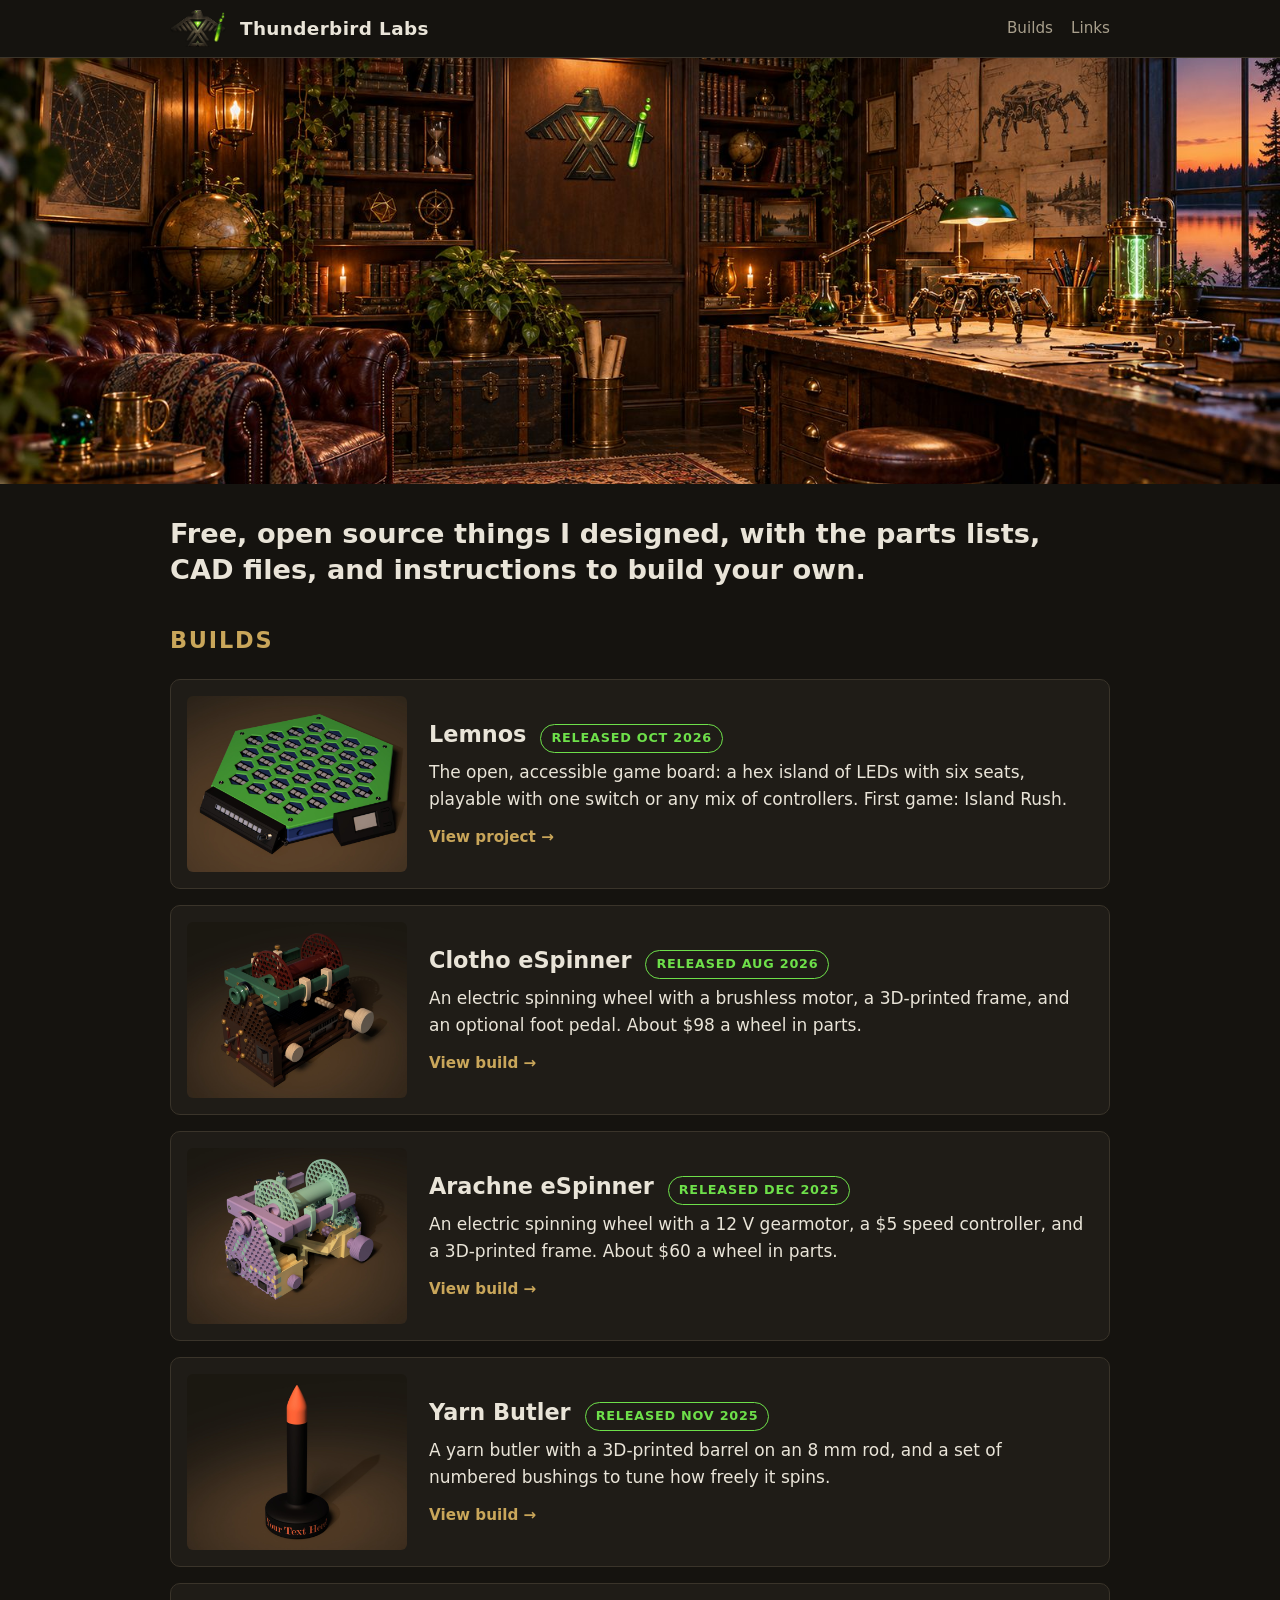
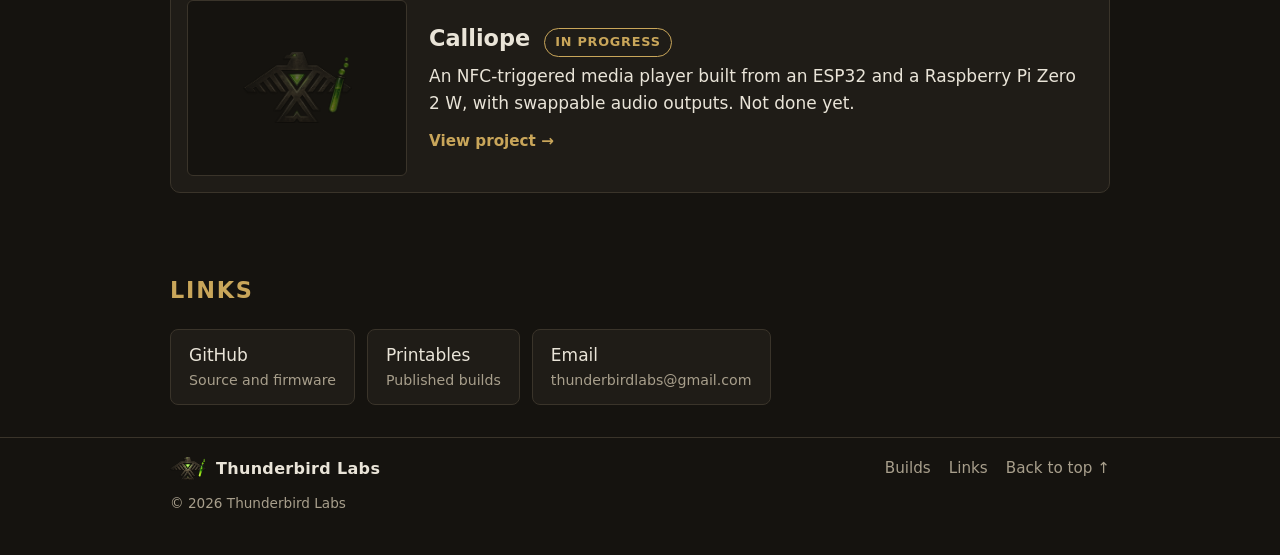
<file: index.html>
<!doctype html>
<html lang="en">
<head>
<meta charset="utf-8">
<meta name="viewport" content="width=device-width, initial-scale=1">
<title>Thunderbird Labs</title>
<meta name="description" content="Free, open source things I designed, with the parts lists, CAD files, and instructions to build your own.">
<meta property="og:title" content="Thunderbird Labs">
<meta property="og:description" content="Free, open source things I designed, with the parts lists, CAD files, and instructions to build your own.">
<meta property="og:image" content="https://thunderbirdlabs.com/images/hero.jpg">
<meta property="og:url" content="https://thunderbirdlabs.com/">
<link rel="icon" type="image/png" href="images/favicon.png">
<link rel="apple-touch-icon" href="images/apple-touch-icon.png">
<link rel="stylesheet" href="style.css">
</head>
<body>

<header>
  <div class="wrap">
    <a class="brand" href="index.html"><img src="images/logo.png" alt=""><span class="name">Thunderbird Labs</span></a>
    <nav>
      <a href="#builds">Builds</a>
      <a href="#links">Links</a>
    </nav>
  </div>
</header>

<div class="banner">
  <img src="images/hero.jpg" srcset="images/hero-800.jpg 800w, images/hero.jpg 1600w, images/hero-2400.jpg 2400w, images/hero-3200.jpg 3200w" sizes="(min-width: 1600px) 1600px, 100vw" alt="Illustrated Thunderbird Labs workshop at dusk, with the thunderbird logo on the wall and a brass hexapod robot on the drafting desk">
</div>

<div class="wrap intro">
  <h1>Free, open source things I designed, with the parts lists, CAD files, and instructions to build your own.</h1>
</div>

<section id="builds">
  <div class="wrap">
    <h2>Builds</h2>

    <a class="entry" href="lemnos.html">
      <img src="images/card-lemnos.jpg" alt="" loading="lazy">
      <div>
        <div class="entry-head">
          <h3>Lemnos</h3>
          <span class="status released">Released Oct 2026</span>
        </div>
        <p>The open, accessible game board: a hex island of LEDs with six seats, playable with one switch or any mix of controllers. First game: Island Rush.</p>
        <span class="more">View project &rarr;</span>
      </div>
    </a>

    <a class="entry" href="clotho.html">
      <img src="images/card-clotho.jpg" alt="" loading="lazy">
      <div>
        <div class="entry-head">
          <h3>Clotho eSpinner</h3>
          <span class="status released">Released Aug 2026</span>
        </div>
        <p>An electric spinning wheel with a brushless motor, a 3D-printed frame, and an optional foot pedal. About $98 a wheel in parts.</p>
        <span class="more">View build &rarr;</span>
      </div>
    </a>

    <a class="entry" href="arachne.html">
      <img src="images/card-arachne.jpg" alt="" loading="lazy">
      <div>
        <div class="entry-head">
          <h3>Arachne eSpinner</h3>
          <span class="status released">Released Dec 2025</span>
        </div>
        <p>An electric spinning wheel with a 12&nbsp;V gearmotor, a $5 speed controller, and a 3D-printed frame. About $60 a wheel in parts.</p>
        <span class="more">View build &rarr;</span>
      </div>
    </a>

    <a class="entry" href="yarn-butler.html">
      <img src="images/card-butler.jpg" alt="" loading="lazy">
      <div>
        <div class="entry-head">
          <h3>Yarn Butler</h3>
          <span class="status released">Released Nov 2025</span>
        </div>
        <p>A yarn butler with a 3D-printed barrel on an 8&nbsp;mm rod, and a set of numbered bushings to tune how freely it spins.</p>
        <span class="more">View build &rarr;</span>
      </div>
    </a>

    <a class="entry" href="calliope.html">
      <div class="no-photo"><img src="images/logo.png" alt=""></div>
      <div>
        <div class="entry-head">
          <h3>Calliope</h3>
          <span class="status progress">In progress</span>
        </div>
        <p>An NFC-triggered media player built from an ESP32 and a Raspberry Pi Zero 2&nbsp;W, with swappable audio outputs. Not done yet.</p>
        <span class="more">View project &rarr;</span>
      </div>
    </a>
  </div>
</section>

<section id="links">
  <div class="wrap">
    <h2>Links</h2>
    <div class="links">
      <a href="https://github.com/tbirdlabs">GitHub<small>Source and firmware</small></a>
      <a href="https://www.printables.com/@Thunderbird_37724">Printables<small>Published builds</small></a>
      <a href="mailto:thunderbirdlabs@gmail.com">Email<small>thunderbirdlabs@gmail.com</small></a>
    </div>
  </div>
</section>

<footer>
  <div class="wrap">
    <a class="brand" href="index.html"><img src="images/logo.png" alt=""><span class="name">Thunderbird Labs</span></a>
    <nav>
      <a href="index.html#builds">Builds</a>
      <a href="index.html#links">Links</a>
      <a href="#top">Back to top &uarr;</a>
    </nav>
    <p class="copy">&copy; 2026 Thunderbird Labs</p>
  </div>
</footer>

</body>
</html>
</file>
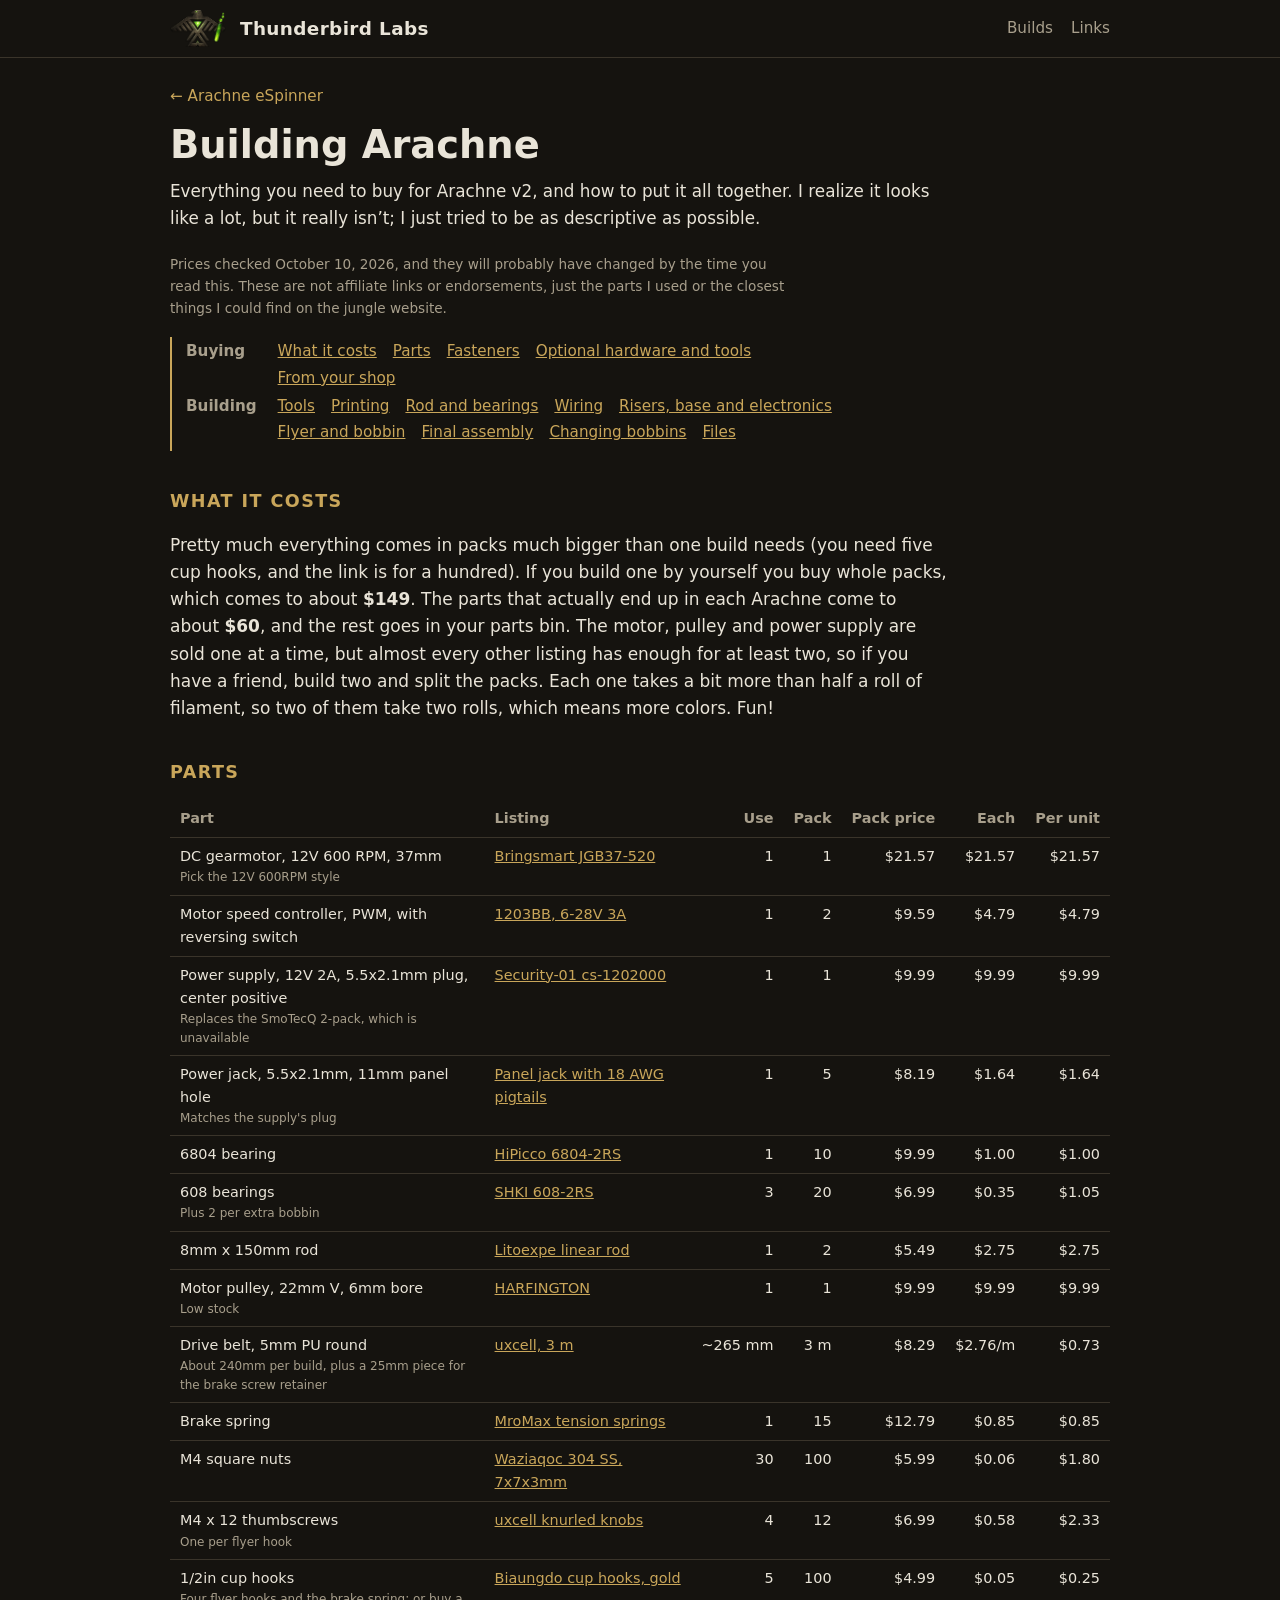
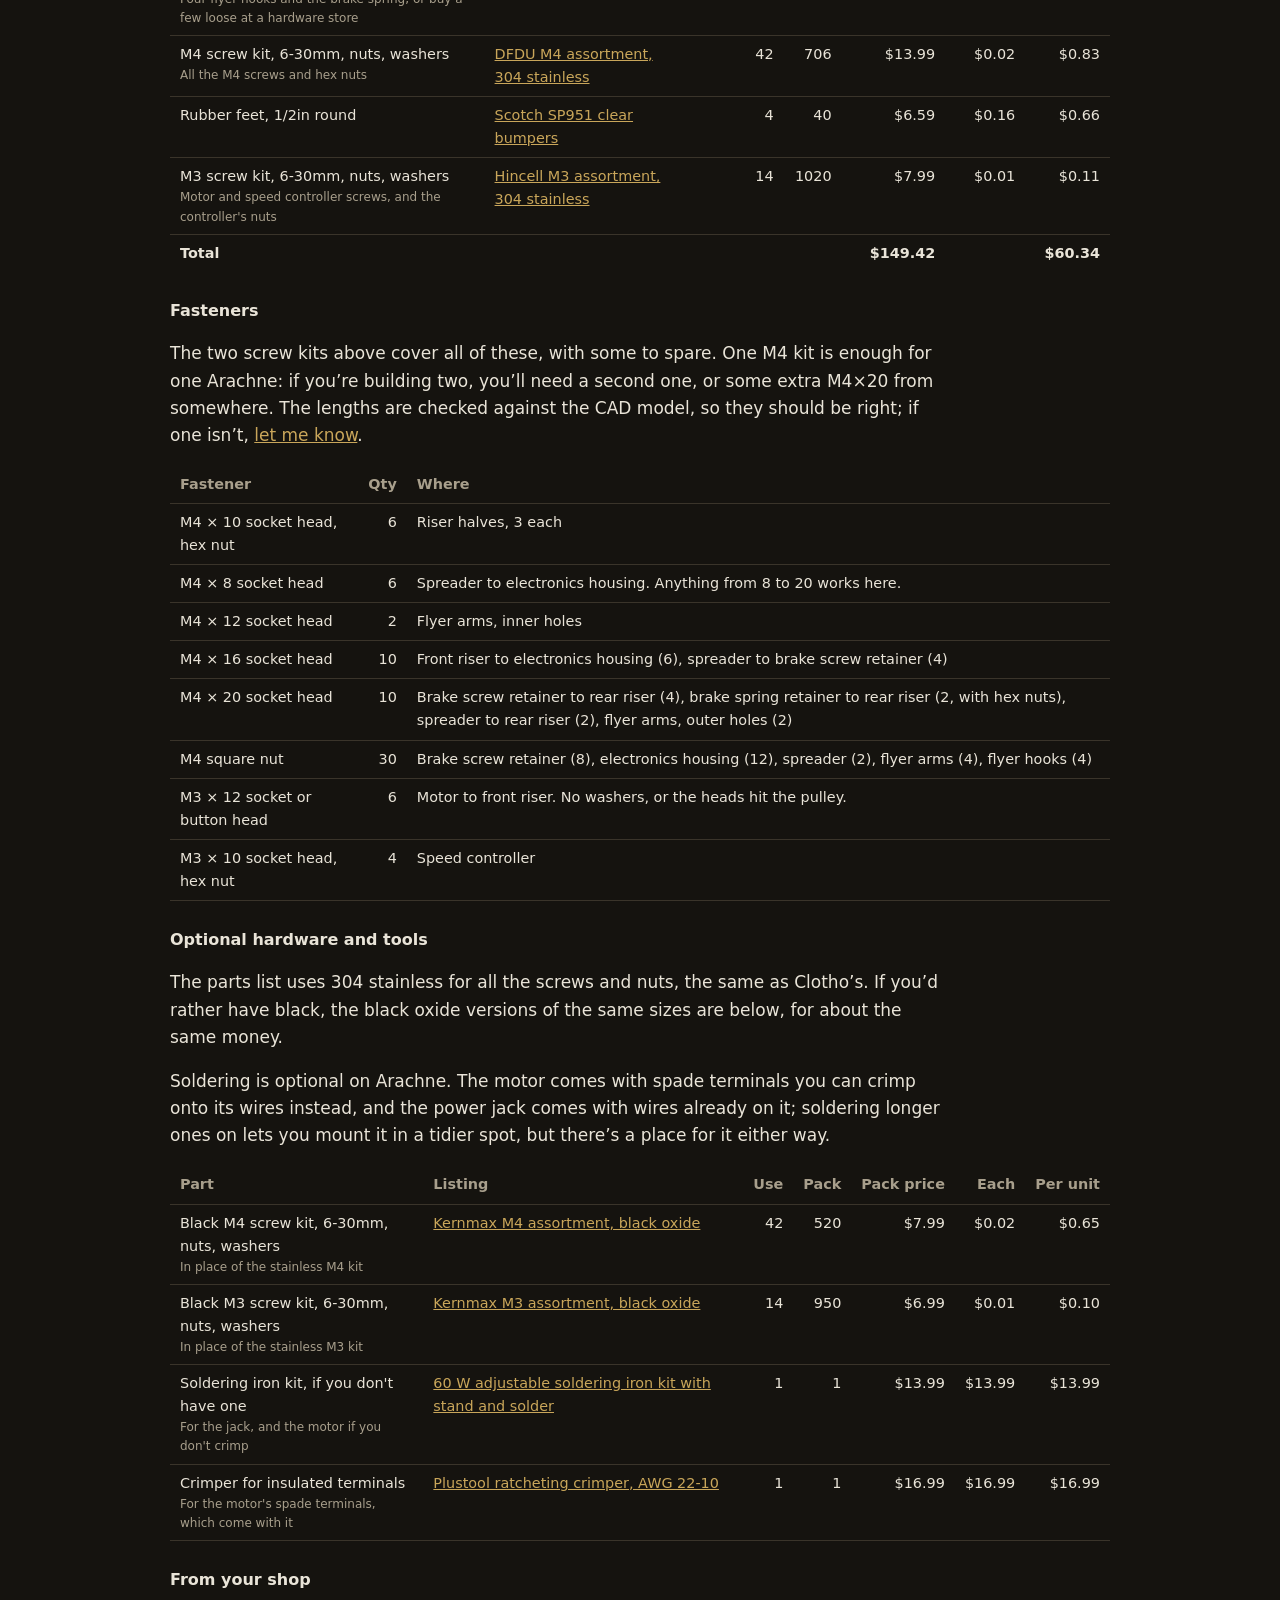
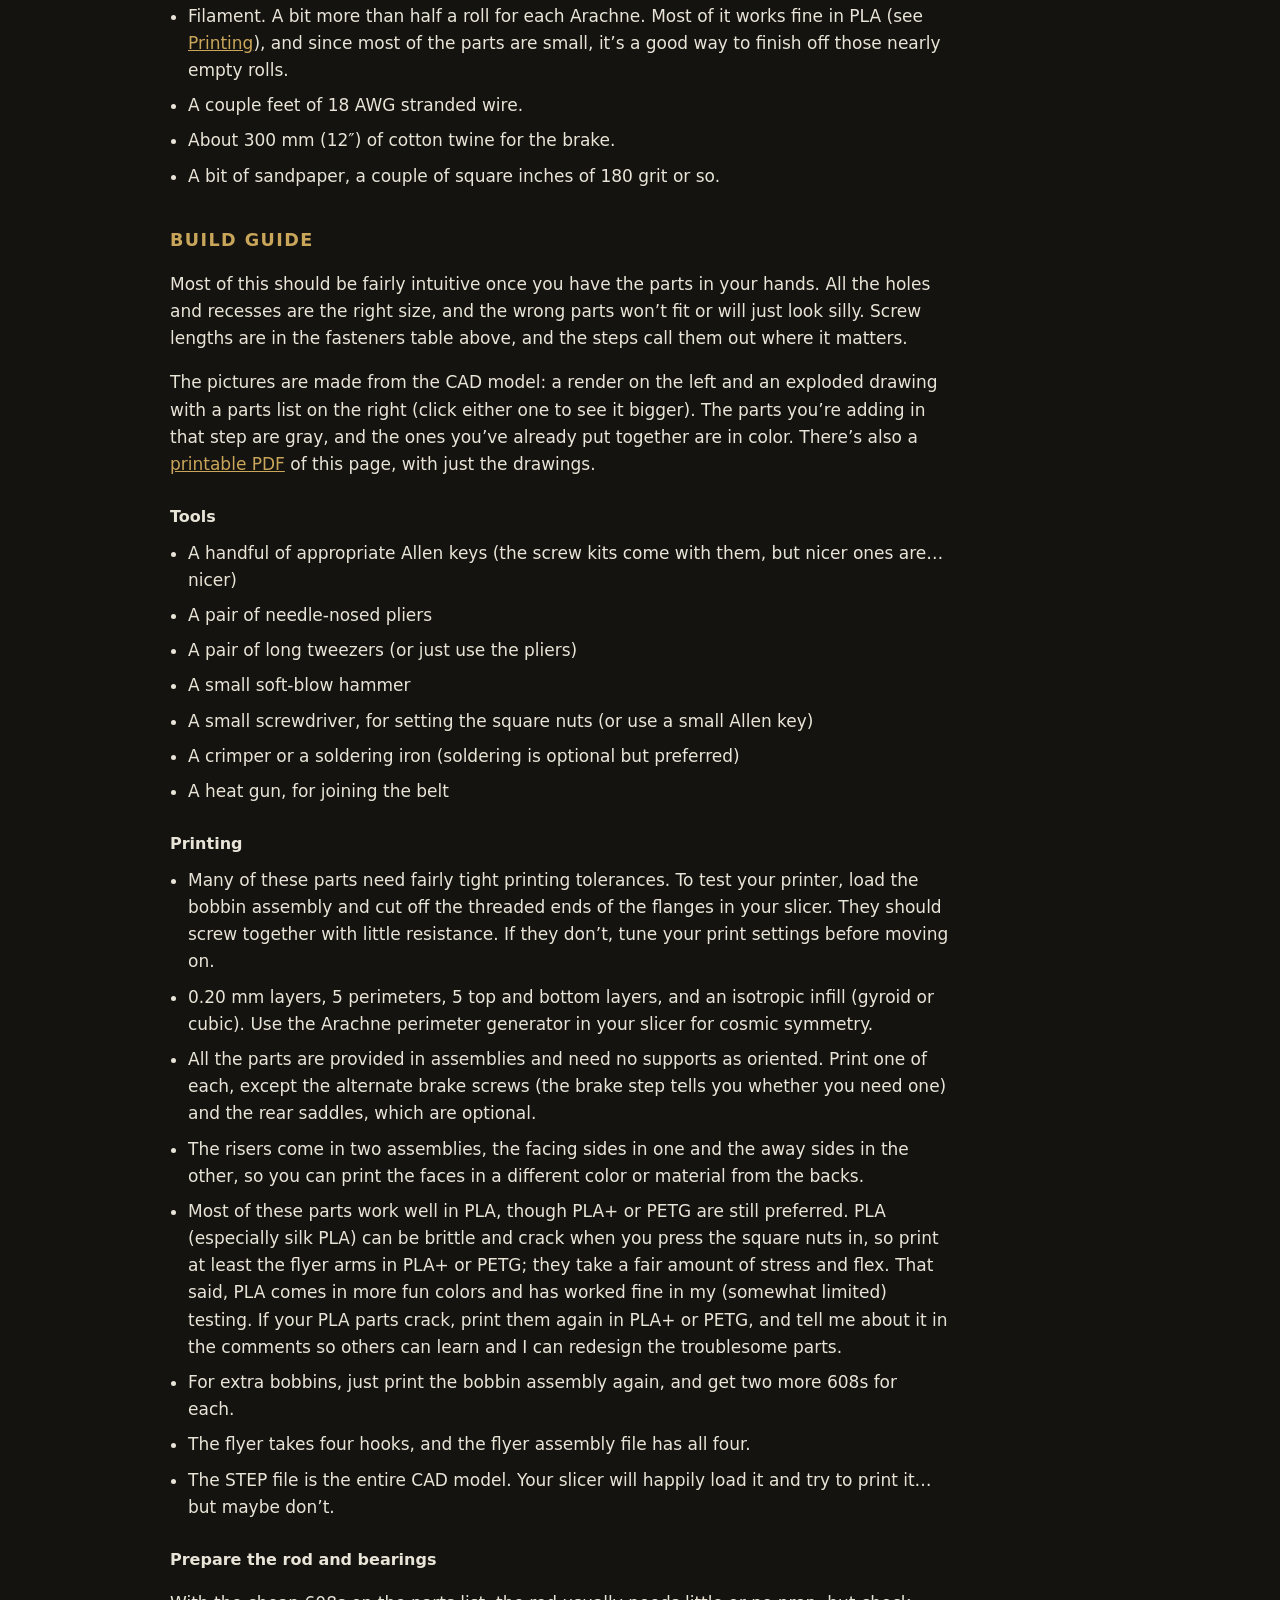
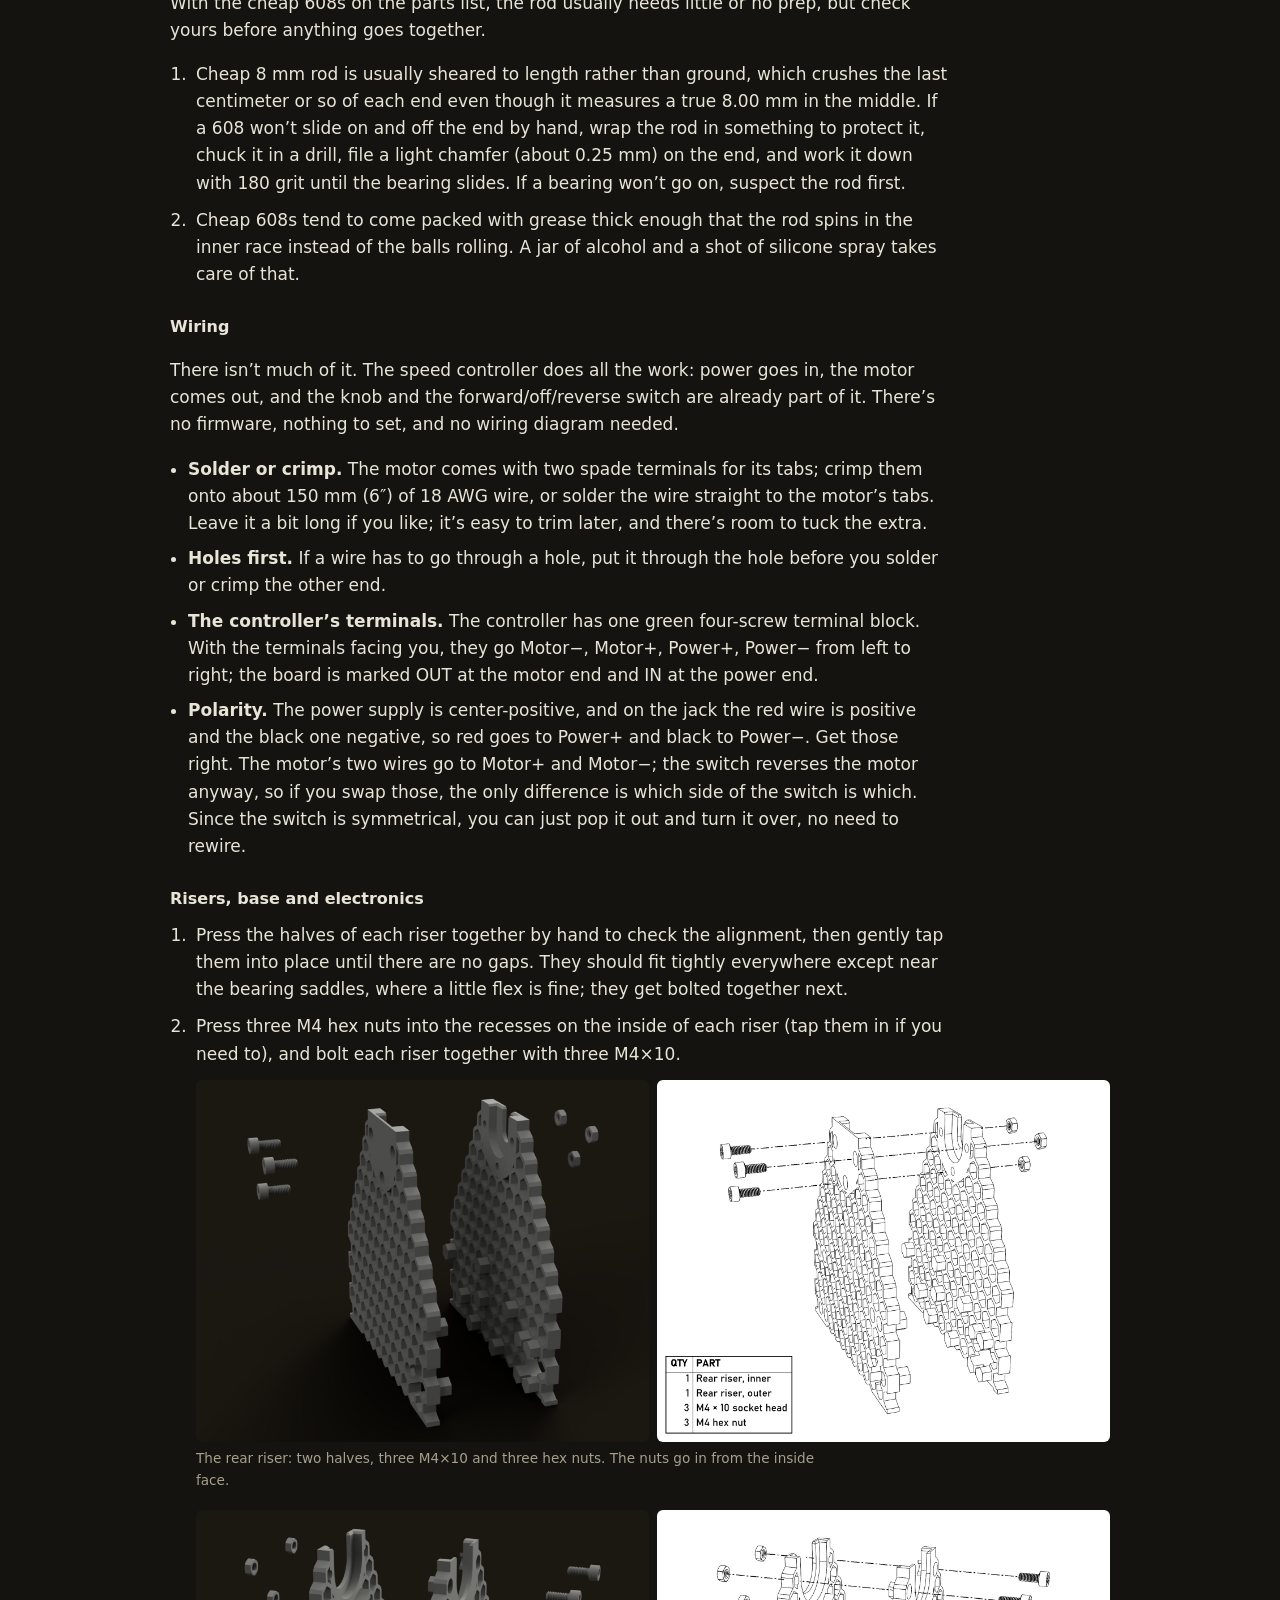
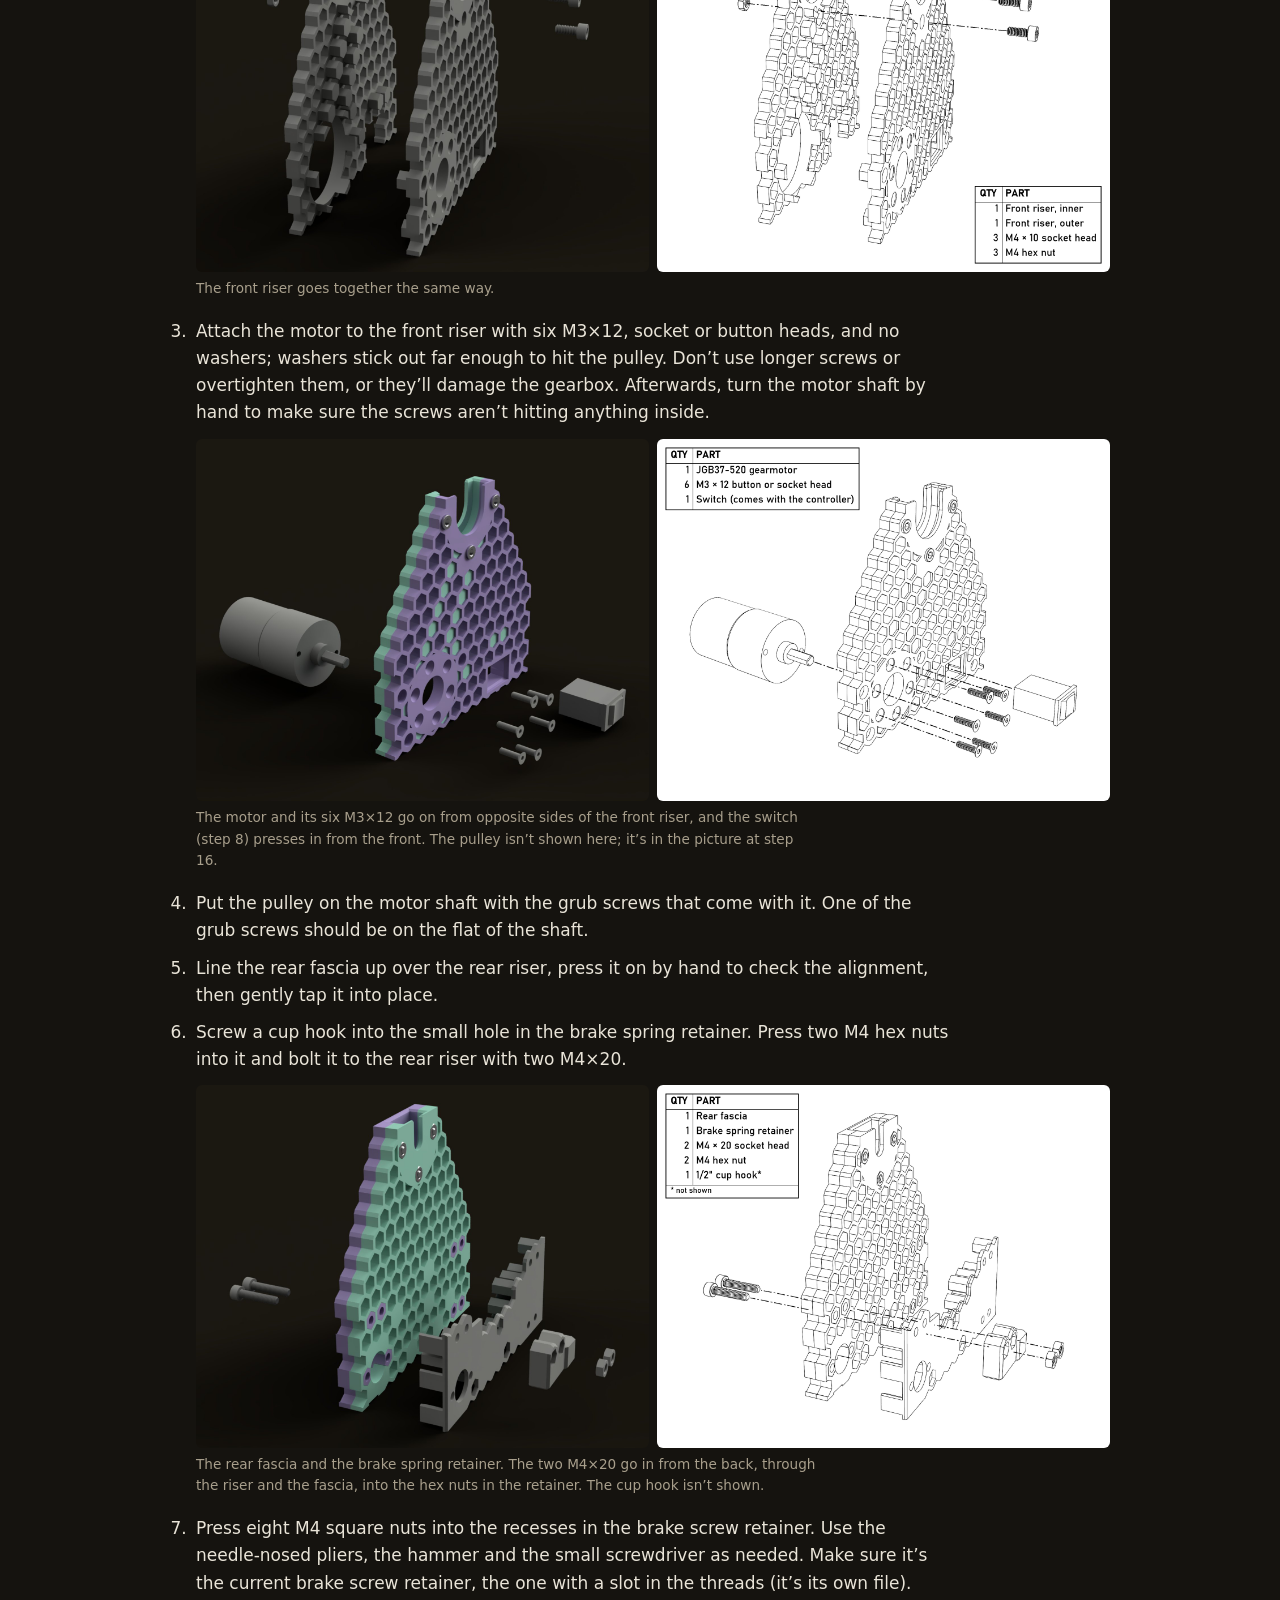
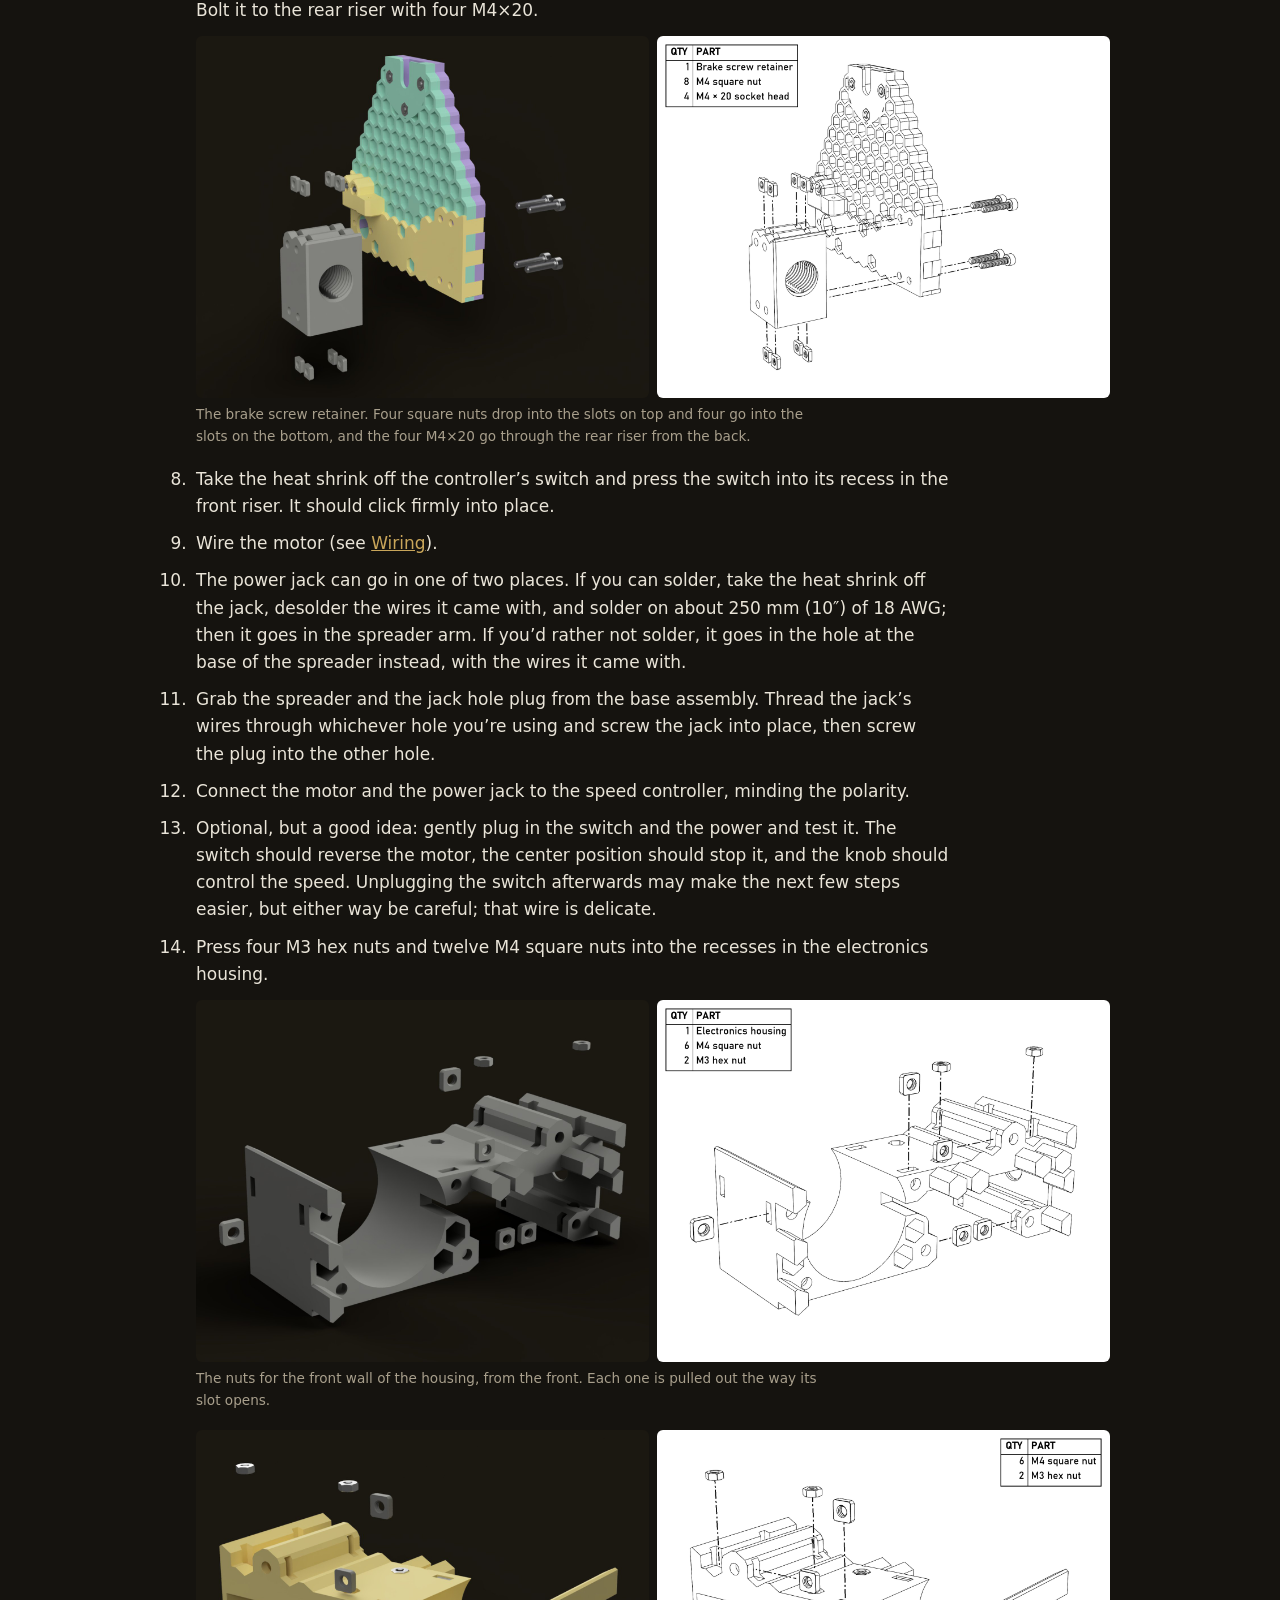
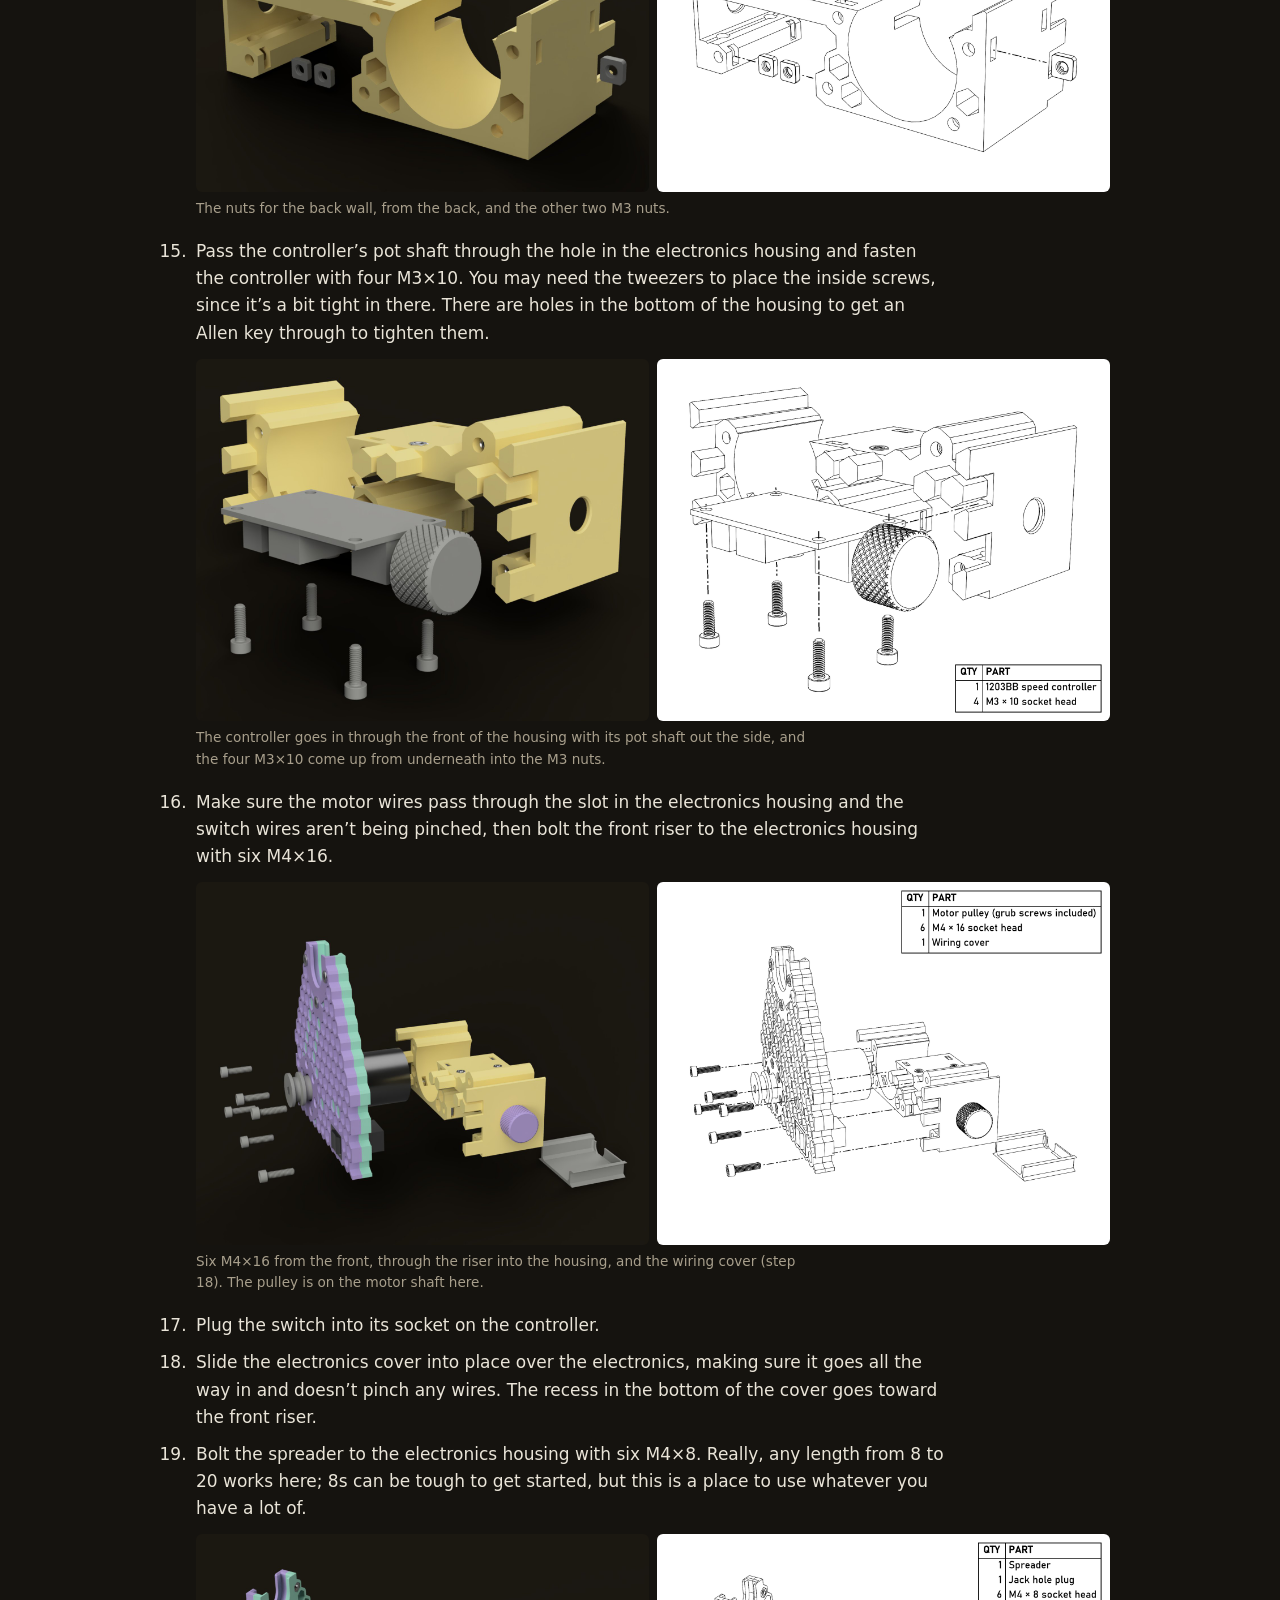
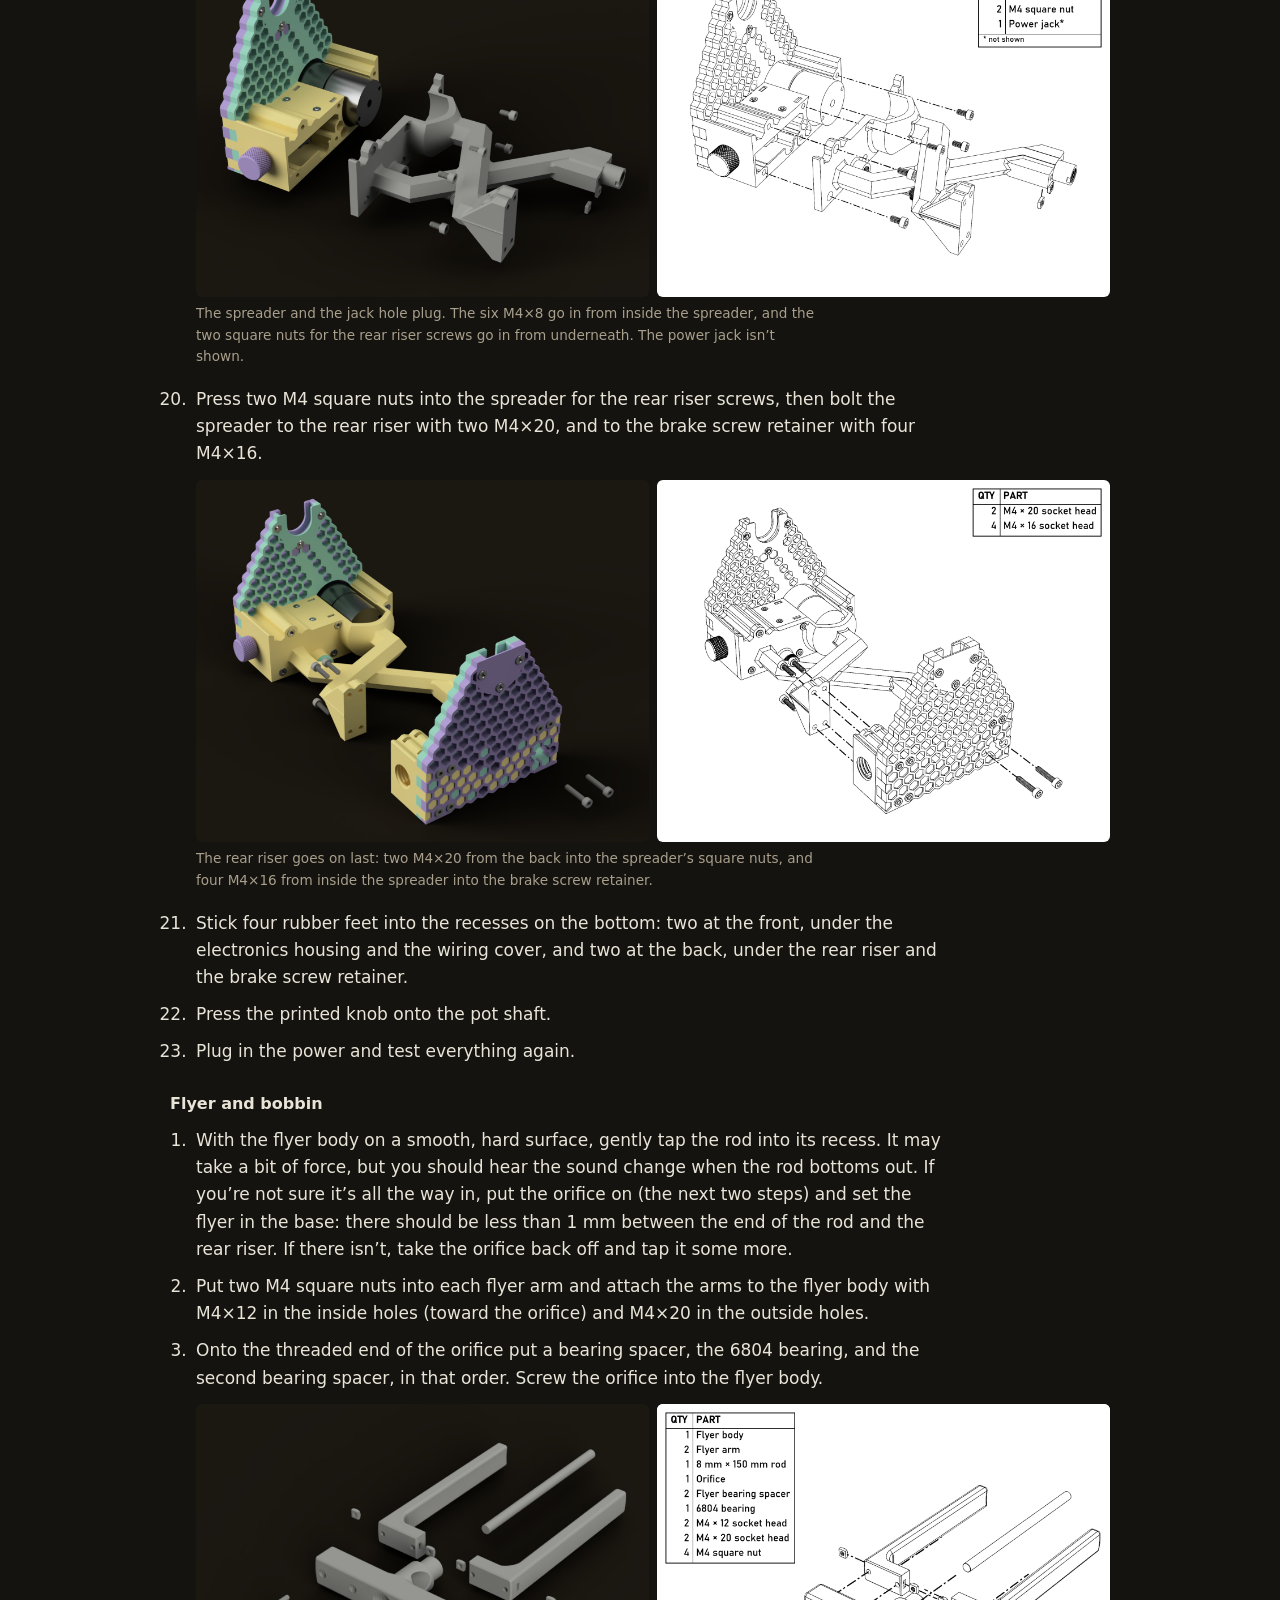
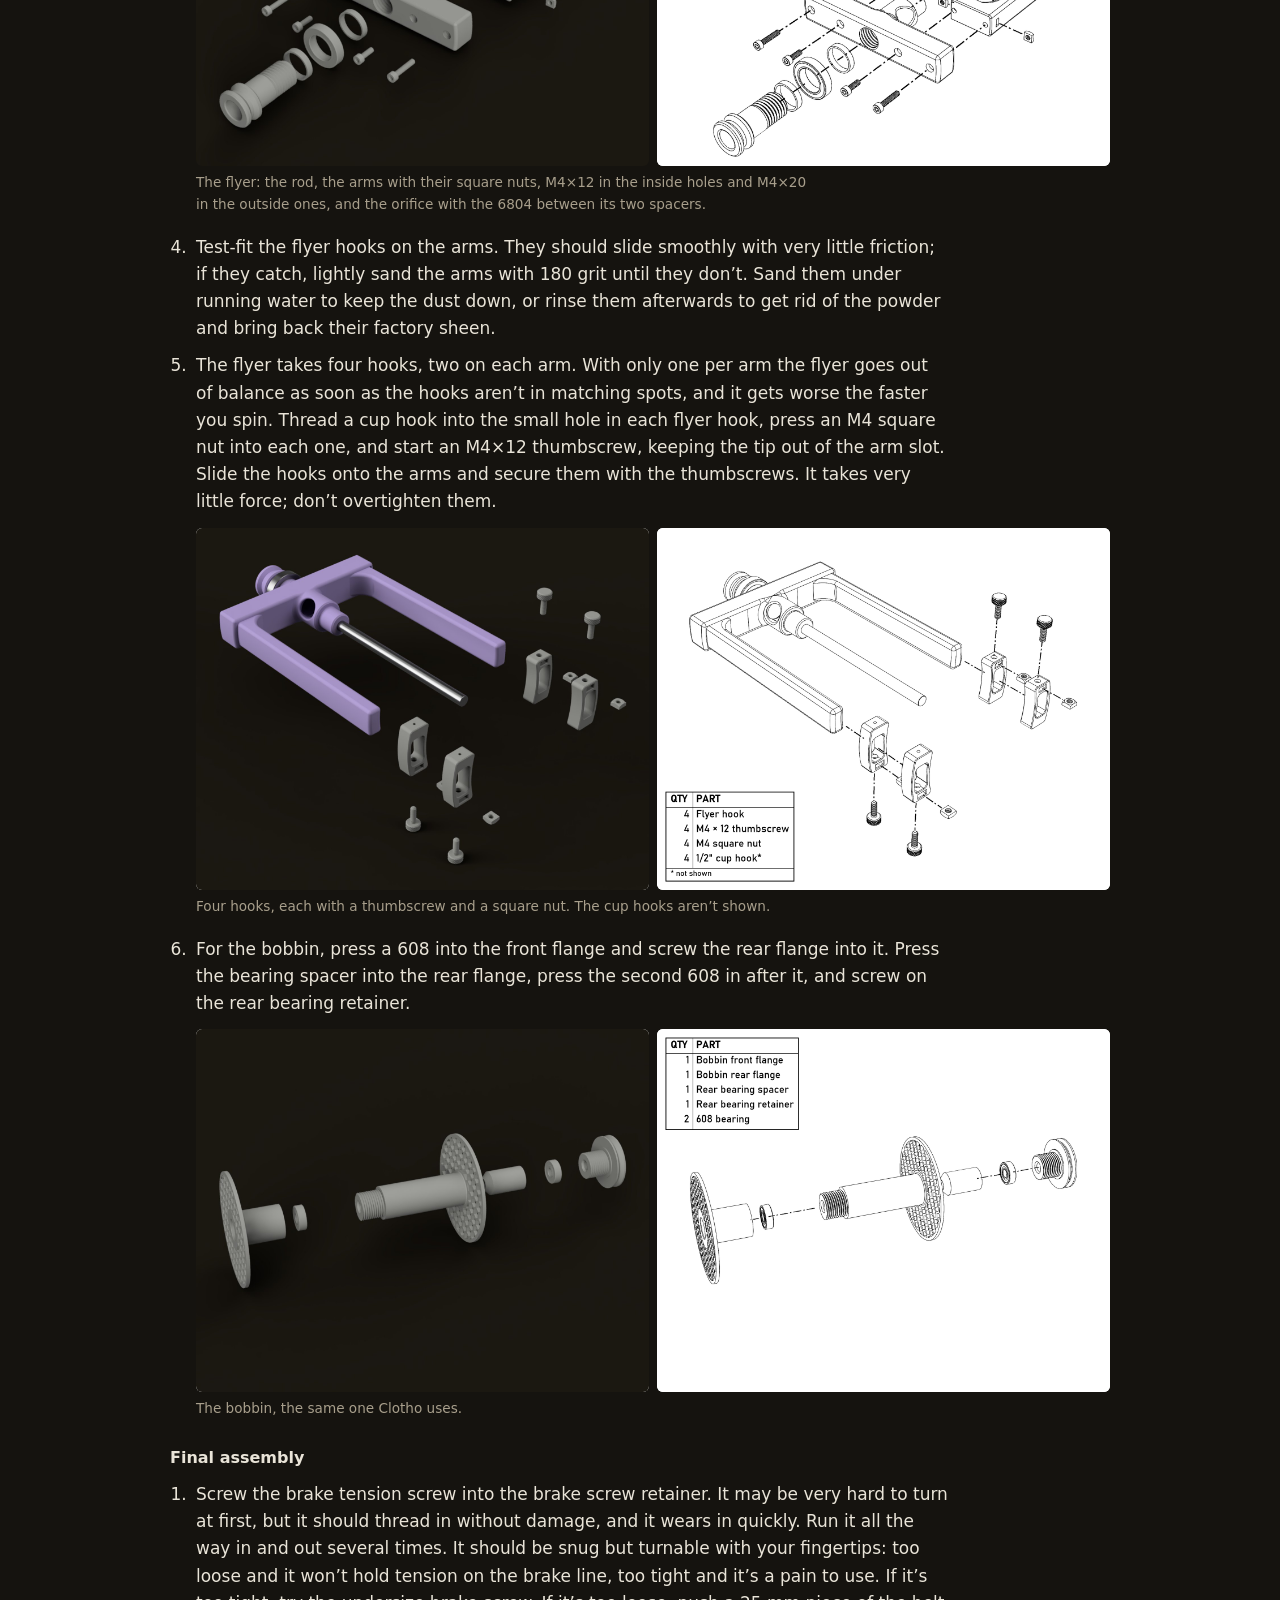
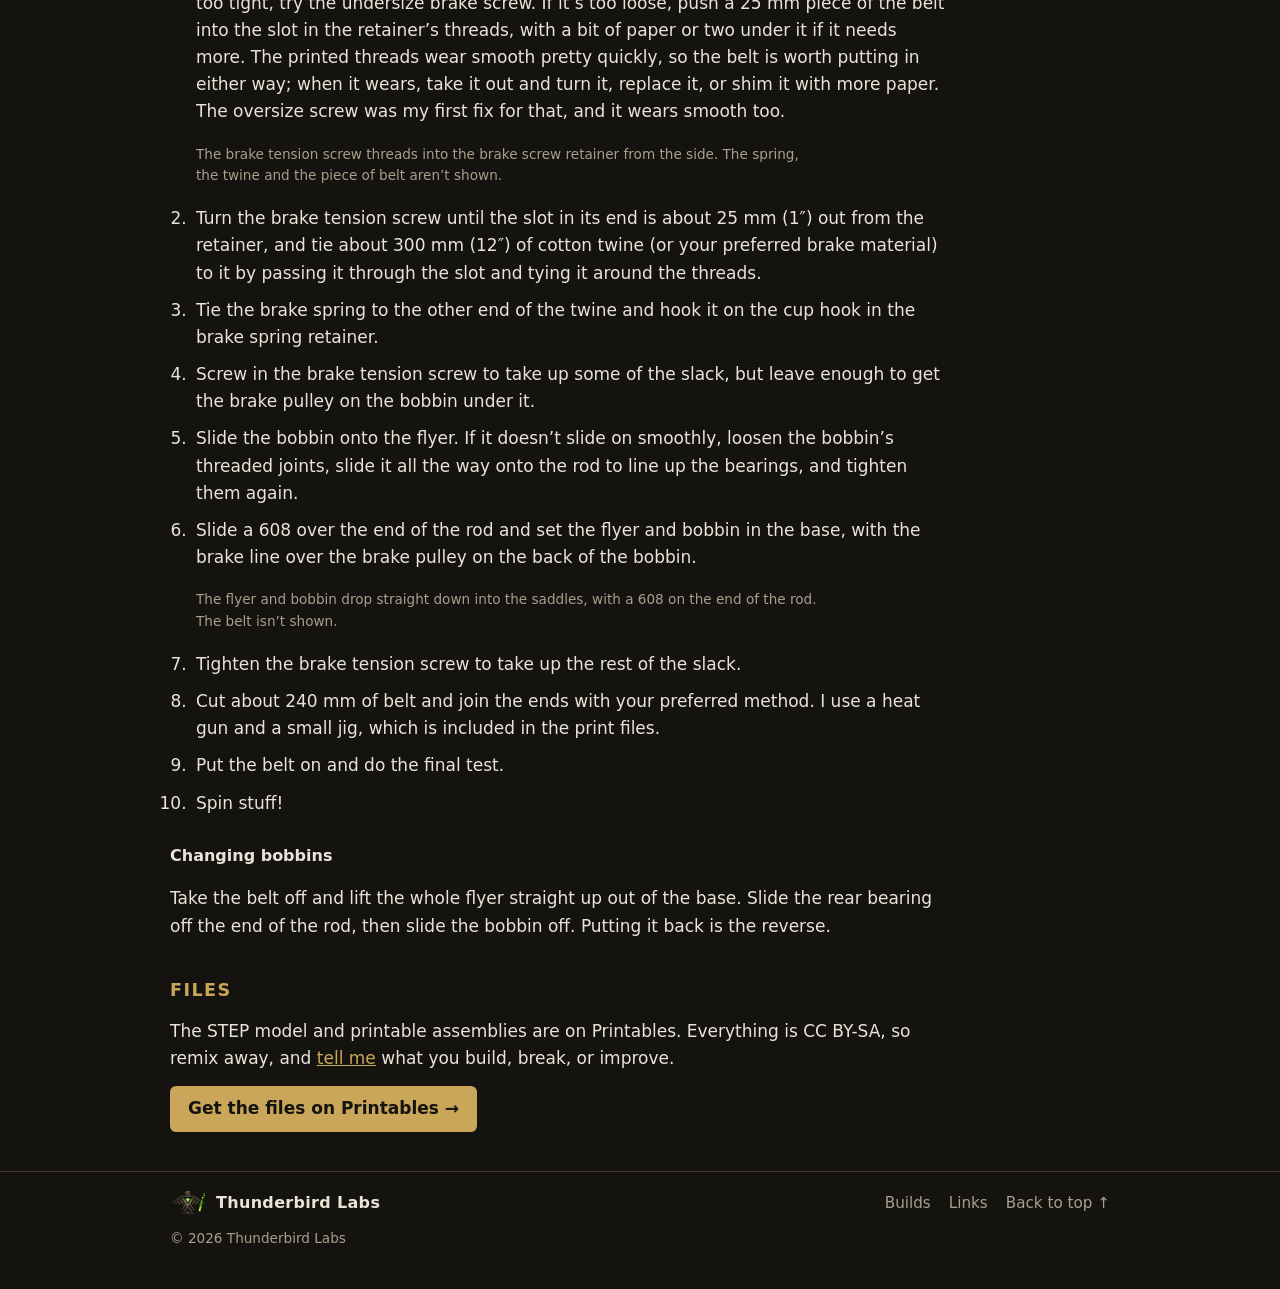
<file: arachne-build.html>
<!doctype html>
<html lang="en">
<head>
<meta charset="utf-8">
<meta name="viewport" content="width=device-width, initial-scale=1">
<title>Building Arachne – Thunderbird Labs</title>
<meta name="description" content="Parts list with current prices and build guide for the Arachne eSpinner v2.">
<meta property="og:title" content="Building Arachne – Thunderbird Labs">
<meta property="og:description" content="Parts list with current prices and build guide for the Arachne eSpinner v2.">
<meta property="og:image" content="https://thunderbirdlabs.com/images/arachne-color-lavender.jpg">
<meta property="og:url" content="https://thunderbirdlabs.com/arachne-build">
<link rel="icon" type="image/png" href="images/favicon.png">
<link rel="apple-touch-icon" href="images/apple-touch-icon.png">
<link rel="stylesheet" href="style.css">
</head>
<body>

<header>
  <div class="wrap">
    <a class="brand" href="index.html"><img src="images/logo.png" alt=""><span class="name">Thunderbird Labs</span></a>
    <nav>
      <a href="index.html#builds">Builds</a>
      <a href="index.html#links">Links</a>
    </nav>
  </div>
</header>

<main class="wrap project article">
  <a class="back" href="arachne.html">&larr; Arachne eSpinner</a>

  <div class="project-head">
    <h1>Building Arachne</h1>
  </div>
  <p class="lede">Everything you need to buy for Arachne v2, and how to put it all together. I realize it looks like a lot, but it really isn&rsquo;t; I just tried to be as descriptive as possible.</p>
  <p class="caption">Prices checked October 10, 2026, and they will probably have changed by the time you read this. These are not affiliate links or endorsements, just the parts I used or the closest things I could find on the jungle website.</p>
  <nav class="toc" aria-label="On this page">
    <p><b>Buying</b><span><a href="#costs">What it costs</a> <a href="#parts">Parts</a> <a href="#fasteners">Fasteners</a> <a href="#optional">Optional hardware and tools</a> <a href="#shop">From your shop</a></span></p>
    <p><b>Building</b><span><a href="#tools">Tools</a> <a href="#printing">Printing</a> <a href="#rod">Rod and bearings</a> <a href="#wiring">Wiring</a> <a href="#base">Risers, base and electronics</a> <a href="#flyer">Flyer and bobbin</a> <a href="#final">Final assembly</a> <a href="#bobbins">Changing bobbins</a> <a href="#files">Files</a></span></p>
  </nav>

  <h2 id="costs">What it costs</h2>
  <p>Pretty much everything comes in packs much bigger than one build needs (you need five cup hooks, and the link is for a hundred). If you build one by yourself you buy whole packs, which comes to about <b>$149</b>. The parts that actually end up in each Arachne come to about <b>$60</b>, and the rest goes in your parts bin. The motor, pulley and power supply are sold one at a time, but almost every other listing has enough for at least two, so if you have a friend, build two and split the packs. Each one takes a bit more than half a roll of filament, so two of them take two rolls, which means more colors. Fun!</p>

  <h2 id="parts">Parts</h2>
<!--BOM:Arachne-->
  <div class="table-scroll">
  <table class="bom">
    <thead><tr><th>Part</th><th>Listing</th><th class="num">Use</th><th class="num">Pack</th><th class="num">Pack price</th><th class="num">Each</th><th class="num">Per unit</th></tr></thead>
    <tbody>
      <tr><td>DC gearmotor, 12V 600 RPM, 37mm<small>Pick the 12V 600RPM style</small></td><td><a href="https://www.amazon.com/dp/B0C7GN1VPD">Bringsmart JGB37-520</a></td><td class="num">1</td><td class="num">1</td><td class="num">$21.57</td><td class="num">$21.57</td><td class="num">$21.57</td></tr>
      <tr><td>Motor speed controller, PWM, with reversing switch</td><td><a href="https://www.amazon.com/dp/B08HQQR3FQ">1203BB, 6-28V 3A</a></td><td class="num">1</td><td class="num">2</td><td class="num">$9.59</td><td class="num">$4.79</td><td class="num">$4.79</td></tr>
      <tr><td>Power supply, 12V 2A, 5.5x2.1mm plug, center positive<small>Replaces the SmoTecQ 2-pack, which is unavailable</small></td><td><a href="https://www.amazon.com/dp/B013HJI0Q6">Security-01 cs-1202000</a></td><td class="num">1</td><td class="num">1</td><td class="num">$9.99</td><td class="num">$9.99</td><td class="num">$9.99</td></tr>
      <tr><td>Power jack, 5.5x2.1mm, 11mm panel hole<small>Matches the supply&#x27;s plug</small></td><td><a href="https://www.amazon.com/dp/B0DLKN8J7M">Panel jack with 18 AWG pigtails</a></td><td class="num">1</td><td class="num">5</td><td class="num">$8.19</td><td class="num">$1.64</td><td class="num">$1.64</td></tr>
      <tr><td>6804 bearing</td><td><a href="https://www.amazon.com/dp/B0C74VVNJC">HiPicco 6804-2RS</a></td><td class="num">1</td><td class="num">10</td><td class="num">$9.99</td><td class="num">$1.00</td><td class="num">$1.00</td></tr>
      <tr><td>608 bearings<small>Plus 2 per extra bobbin</small></td><td><a href="https://www.amazon.com/dp/B09PKD8QZZ">SHKI 608-2RS</a></td><td class="num">3</td><td class="num">20</td><td class="num">$6.99</td><td class="num">$0.35</td><td class="num">$1.05</td></tr>
      <tr><td>8mm x 150mm rod</td><td><a href="https://www.amazon.com/dp/B0BNL57QGL">Litoexpe linear rod</a></td><td class="num">1</td><td class="num">2</td><td class="num">$5.49</td><td class="num">$2.75</td><td class="num">$2.75</td></tr>
      <tr><td>Motor pulley, 22mm V, 6mm bore<small>Low stock</small></td><td><a href="https://www.amazon.com/dp/B0CD7F4ND2">HARFINGTON</a></td><td class="num">1</td><td class="num">1</td><td class="num">$9.99</td><td class="num">$9.99</td><td class="num">$9.99</td></tr>
      <tr><td>Drive belt, 5mm PU round<small>About 240mm per build, plus a 25mm piece for the brake screw retainer</small></td><td><a href="https://www.amazon.com/dp/B07SD5XNJQ">uxcell, 3 m</a></td><td class="num">~265&nbsp;mm</td><td class="num">3&nbsp;m</td><td class="num">$8.29</td><td class="num">$2.76/m</td><td class="num">$0.73</td></tr>
      <tr><td>Brake spring</td><td><a href="https://www.amazon.com/dp/B07Z1Q1VZN">MroMax tension springs</a></td><td class="num">1</td><td class="num">15</td><td class="num">$12.79</td><td class="num">$0.85</td><td class="num">$0.85</td></tr>
      <tr><td>M4 square nuts</td><td><a href="https://www.amazon.com/dp/B0DXP8H268">Waziaqoc 304 SS, 7x7x3mm</a></td><td class="num">30</td><td class="num">100</td><td class="num">$5.99</td><td class="num">$0.06</td><td class="num">$1.80</td></tr>
      <tr><td>M4 x 12 thumbscrews<small>One per flyer hook</small></td><td><a href="https://www.amazon.com/dp/B0DCRVW7RJ">uxcell knurled knobs</a></td><td class="num">4</td><td class="num">12</td><td class="num">$6.99</td><td class="num">$0.58</td><td class="num">$2.33</td></tr>
      <tr><td>1/2in cup hooks<small>Four flyer hooks and the brake spring; or buy a few loose at a hardware store</small></td><td><a href="https://www.amazon.com/dp/B07RKS9Q88">Biaungdo cup hooks, gold</a></td><td class="num">5</td><td class="num">100</td><td class="num">$4.99</td><td class="num">$0.05</td><td class="num">$0.25</td></tr>
      <tr><td>M4 screw kit, 6-30mm, nuts, washers<small>All the M4 screws and hex nuts</small></td><td><a href="https://www.amazon.com/dp/B0GX19CC2X">DFDU M4 assortment, 304 stainless</a></td><td class="num">42</td><td class="num">706</td><td class="num">$13.99</td><td class="num">$0.02</td><td class="num">$0.83</td></tr>
      <tr><td>Rubber feet, 1/2in round</td><td><a href="https://www.amazon.com/dp/B01N74P0QB">Scotch SP951 clear bumpers</a></td><td class="num">4</td><td class="num">40</td><td class="num">$6.59</td><td class="num">$0.16</td><td class="num">$0.66</td></tr>
      <tr><td>M3 screw kit, 6-30mm, nuts, washers<small>Motor and speed controller screws, and the controller&#x27;s nuts</small></td><td><a href="https://www.amazon.com/dp/B0GZMR6BML">Hincell M3 assortment, 304 stainless</a></td><td class="num">14</td><td class="num">1020</td><td class="num">$7.99</td><td class="num">$0.01</td><td class="num">$0.11</td></tr>
    </tbody>
    <tfoot><tr><td colspan="4">Total</td><td class="num">$149.42</td><td></td><td class="num">$60.34</td></tr></tfoot>
  </table>
  </div>
<!--/BOM:Arachne-->

  <h3 id="fasteners">Fasteners</h3>
  <p>The two screw kits above cover all of these, with some to spare. One M4 kit is enough for one Arachne: if you&rsquo;re building two, you&rsquo;ll need a second one, or some extra M4&times;20 from somewhere. The lengths are checked against the CAD model, so they should be right; if one isn&rsquo;t, <a href="mailto:thunderbirdlabs@gmail.com?subject=Arachne%20fasteners">let me know</a>.</p>
  <div class="table-scroll">
  <table class="bom">
    <thead><tr><th>Fastener</th><th class="num">Qty</th><th>Where</th></tr></thead>
    <tbody>
      <tr><td>M4 &times; 10 socket head, hex nut</td><td class="num">6</td><td>Riser halves, 3 each</td></tr>
      <tr><td>M4 &times; 8 socket head</td><td class="num">6</td><td>Spreader to electronics housing. Anything from 8 to 20 works here.</td></tr>
      <tr><td>M4 &times; 12 socket head</td><td class="num">2</td><td>Flyer arms, inner holes</td></tr>
      <tr><td>M4 &times; 16 socket head</td><td class="num">10</td><td>Front riser to electronics housing (6), spreader to brake screw retainer (4)</td></tr>
      <tr><td>M4 &times; 20 socket head</td><td class="num">10</td><td>Brake screw retainer to rear riser (4), brake spring retainer to rear riser (2, with hex nuts), spreader to rear riser (2), flyer arms, outer holes (2)</td></tr>
      <tr><td>M4 square nut</td><td class="num">30</td><td>Brake screw retainer (8), electronics housing (12), spreader (2), flyer arms (4), flyer hooks (4)</td></tr>
      <tr><td>M3 &times; 12 socket or button head</td><td class="num">6</td><td>Motor to front riser. No washers, or the heads hit the pulley.</td></tr>
      <tr><td>M3 &times; 10 socket head, hex nut</td><td class="num">4</td><td>Speed controller</td></tr>
    </tbody>
  </table>
  </div>

  <h3 id="optional">Optional hardware and tools</h3>
  <p>The parts list uses 304 stainless for all the screws and nuts, the same as Clotho&rsquo;s. If you&rsquo;d rather have black, the black oxide versions of the same sizes are below, for about the same money.</p>
  <p>Soldering is optional on Arachne. The motor comes with spade terminals you can crimp onto its wires instead, and the power jack comes with wires already on it; soldering longer ones on lets you mount it in a tidier spot, but there&rsquo;s a place for it either way.</p>
<!--BOM:Optional-->
  <div class="table-scroll">
  <table class="bom">
    <thead><tr><th>Part</th><th>Listing</th><th class="num">Use</th><th class="num">Pack</th><th class="num">Pack price</th><th class="num">Each</th><th class="num">Per unit</th></tr></thead>
    <tbody>
      <tr><td>Black M4 screw kit, 6-30mm, nuts, washers<small>In place of the stainless M4 kit</small></td><td><a href="https://www.amazon.com/dp/B0GV3ZCQ3V">Kernmax M4 assortment, black oxide</a></td><td class="num">42</td><td class="num">520</td><td class="num">$7.99</td><td class="num">$0.02</td><td class="num">$0.65</td></tr>
      <tr><td>Black M3 screw kit, 6-30mm, nuts, washers<small>In place of the stainless M3 kit</small></td><td><a href="https://www.amazon.com/dp/B0GV4GLHHH">Kernmax M3 assortment, black oxide</a></td><td class="num">14</td><td class="num">950</td><td class="num">$6.99</td><td class="num">$0.01</td><td class="num">$0.10</td></tr>
      <tr><td>Soldering iron kit, if you don&#x27;t have one<small>For the jack, and the motor if you don&#x27;t crimp</small></td><td><a href="https://www.amazon.com/dp/B087767KNW">60 W adjustable soldering iron kit with stand and solder</a></td><td class="num">1</td><td class="num">1</td><td class="num">$13.99</td><td class="num">$13.99</td><td class="num">$13.99</td></tr>
      <tr><td>Crimper for insulated terminals<small>For the motor&#x27;s spade terminals, which come with it</small></td><td><a href="https://www.amazon.com/dp/B0DNJCQGNM">Plustool ratcheting crimper, AWG 22-10</a></td><td class="num">1</td><td class="num">1</td><td class="num">$16.99</td><td class="num">$16.99</td><td class="num">$16.99</td></tr>
    </tbody>
  </table>
  </div>
<!--/BOM:Optional-->

  <h3 id="shop">From your shop</h3>
  <ul class="notes">
    <li>Filament. A bit more than half a roll for each Arachne. Most of it works fine in PLA (see <a href="#printing">Printing</a>), and since most of the parts are small, it&rsquo;s a good way to finish off those nearly empty rolls.</li>
    <li>A couple feet of 18&nbsp;AWG stranded wire.</li>
    <li>About 300&nbsp;mm (12&Prime;) of cotton twine for the brake.</li>
    <li>A bit of sandpaper, a couple of square inches of 180 grit or so.</li>
  </ul>

  <h2>Build guide</h2>
  <p>Most of this should be fairly intuitive once you have the parts in your hands. All the holes and recesses are the right size, and the wrong parts won&rsquo;t fit or will just look silly. Screw lengths are in the fasteners table above, and the steps call them out where it matters.</p>
  <p class="print-only">The drawings are made from the CAD model. Each one shows the parts that step adds, pulled apart along the way they go together, with a parts list. The latest version of this guide, with color renders, is at thunderbirdlabs.com/arachne-build.html, and the files are on Printables (printables.com/model/1526904).</p>
  <p class="screen-only">The pictures are made from the CAD model: a render on the left and an exploded drawing with a parts list on the right (click either one to see it bigger). The parts you&rsquo;re adding in that step are gray, and the ones you&rsquo;ve already put together are in color. There&rsquo;s also a <a href="arachne-build.pdf">printable PDF</a> of this page, with just the drawings.</p>

  <h3 id="tools">Tools</h3>
  <ul class="notes">
    <li>A handful of appropriate Allen keys (the screw kits come with them, but nicer ones are&hellip;nicer)</li>
    <li>A pair of needle-nosed pliers</li>
    <li>A pair of long tweezers (or just use the pliers)</li>
    <li>A small soft-blow hammer</li>
    <li>A small screwdriver, for setting the square nuts (or use a small Allen key)</li>
    <li>A crimper or a soldering iron (soldering is optional but preferred)</li>
    <li>A heat gun, for joining the belt</li>
  </ul>

  <h3 id="printing">Printing</h3>
  <ul class="notes">
    <li>Many of these parts need fairly tight printing tolerances. To test your printer, load the bobbin assembly and cut off the threaded ends of the flanges in your slicer. They should screw together with little resistance. If they don&rsquo;t, tune your print settings before moving on.</li>
    <li>0.20&nbsp;mm layers, 5 perimeters, 5 top and bottom layers, and an isotropic infill (gyroid or cubic). Use the Arachne perimeter generator in your slicer for cosmic symmetry.</li>
    <li>All the parts are provided in assemblies and need no supports as oriented. Print one of each, except the alternate brake screws (the brake step tells you whether you need one) and the rear saddles, which are optional.</li>
    <li>The risers come in two assemblies, the facing sides in one and the away sides in the other, so you can print the faces in a different color or material from the backs.</li>
    <li>Most of these parts work well in PLA, though PLA+ or PETG are still preferred. PLA (especially silk PLA) can be brittle and crack when you press the square nuts in, so print at least the flyer arms in PLA+ or PETG; they take a fair amount of stress and flex. That said, PLA comes in more fun colors and has worked fine in my (somewhat limited) testing. If your PLA parts crack, print them again in PLA+ or PETG, and tell me about it in the comments so others can learn and I can redesign the troublesome parts.</li>
    <li>For extra bobbins, just print the bobbin assembly again, and get two more 608s for each.</li>
    <li>The flyer takes four hooks, and the flyer assembly file has all four.</li>
    <li>The STEP file is the entire CAD model. Your slicer will happily load it and try to print it&hellip;but maybe don&rsquo;t.</li>
  </ul>

  <h3 id="rod">Prepare the rod and bearings</h3>
  <p>With the cheap 608s on the parts list, the rod usually needs little or no prep, but check yours before anything goes together.</p>
  <ol class="steps">
    <li>Cheap 8&nbsp;mm rod is usually sheared to length rather than ground, which crushes the last centimeter or so of each end even though it measures a true 8.00&nbsp;mm in the middle. If a 608 won&rsquo;t slide on and off the end by hand, wrap the rod in something to protect it, chuck it in a drill, file a light chamfer (about 0.25&nbsp;mm) on the end, and work it down with 180 grit until the bearing slides. If a bearing won&rsquo;t go on, suspect the rod first.</li>
    <li>Cheap 608s tend to come packed with grease thick enough that the rod spins in the inner race instead of the balls rolling. A jar of alcohol and a shot of silicone spray takes care of that.</li>
  </ol>

  <h3 id="wiring">Wiring</h3>
  <p>There isn&rsquo;t much of it. The speed controller does all the work: power goes in, the motor comes out, and the knob and the forward/off/reverse switch are already part of it. There&rsquo;s no firmware, nothing to set, and no wiring diagram needed.</p>
  <ul class="notes">
    <li><b>Solder or crimp.</b> The motor comes with two spade terminals for its tabs; crimp them onto about 150&nbsp;mm (6&Prime;) of 18&nbsp;AWG wire, or solder the wire straight to the motor&rsquo;s tabs. Leave it a bit long if you like; it&rsquo;s easy to trim later, and there&rsquo;s room to tuck the extra.</li>
    <li><b>Holes first.</b> If a wire has to go through a hole, put it through the hole before you solder or crimp the other end.</li>
    <li><b>The controller&rsquo;s terminals.</b> The controller has one green four-screw terminal block. With the terminals facing you, they go Motor&minus;, Motor+, Power+, Power&minus; from left to right; the board is marked OUT at the motor end and IN at the power end.</li>
    <li><b>Polarity.</b> The power supply is center-positive, and on the jack the red wire is positive and the black one negative, so red goes to Power+ and black to Power&minus;. Get those right. The motor&rsquo;s two wires go to Motor+ and Motor&minus;; the switch reverses the motor anyway, so if you swap those, the only difference is which side of the switch is which. Since the switch is symmetrical, you can just pop it out and turn it over, no need to rewire.</li>
  </ul>

  <h3 id="base">Risers, base and electronics</h3>
  <ol class="steps">
    <li>Press the halves of each riser together by hand to check the alignment, then gently tap them into place until there are no gaps. They should fit tightly everywhere except near the bearing saddles, where a little flex is fine; they get bolted together next.</li>
    <li>Press three M4 hex nuts into the recesses on the inside of each riser (tap them in if you need to), and bolt each riser together with three M4&times;10.
      <figure class="step-fig">
        <div class="pair">
          <img src="images/guide/arachne-step01-rear-riser.jpg" alt="Render of the rear riser pulled apart: three M4 by 10 screws, the outer half, the inner half and three hex nuts" loading="lazy">
          <img class="drawing" src="images/guide/arachne-step01-rear-riser-drawing.png" alt="Exploded drawing of that step with its parts list" loading="lazy">
        </div>
        <p class="caption">The rear riser: two halves, three M4&times;10 and three hex nuts. The nuts go in from the inside face.</p>
      </figure>
    
      <figure class="step-fig">
        <div class="pair">
          <img src="images/guide/arachne-step02-front-riser.jpg" alt="Render of the front riser pulled apart the same way" loading="lazy">
          <img class="drawing" src="images/guide/arachne-step02-front-riser-drawing.png" alt="Exploded drawing of that step with its parts list" loading="lazy">
        </div>
        <p class="caption">The front riser goes together the same way.</p>
      </figure>
    </li>
    <li>Attach the motor to the front riser with six M3&times;12, socket or button heads, and no washers; washers stick out far enough to hit the pulley. Don&rsquo;t use longer screws or overtighten them, or they&rsquo;ll damage the gearbox. Afterwards, turn the motor shaft by hand to make sure the screws aren&rsquo;t hitting anything inside.
      <figure class="step-fig">
        <div class="pair">
          <img src="images/guide/arachne-step03-motor-switch.jpg" alt="Render of the front riser with the motor pulled back from it, the six M3 screws in front, and the switch pulled out the front" loading="lazy">
          <img class="drawing" src="images/guide/arachne-step03-motor-switch-drawing.png" alt="Exploded drawing of that step with its parts list" loading="lazy">
        </div>
        <p class="caption">The motor and its six M3&times;12 go on from opposite sides of the front riser, and the switch (step 8) presses in from the front. The pulley isn&rsquo;t shown here; it&rsquo;s in the picture at step 16.</p>
      </figure>
    </li>
    <li>Put the pulley on the motor shaft with the grub screws that come with it. One of the grub screws should be on the flat of the shaft.</li>
    <li>Line the rear fascia up over the rear riser, press it on by hand to check the alignment, then gently tap it into place.</li>
    <li>Screw a cup hook into the small hole in the brake spring retainer. Press two M4 hex nuts into it and bolt it to the rear riser with two M4&times;20.
      <figure class="step-fig">
        <div class="pair">
          <img src="images/guide/arachne-step04-fascia-spring-retainer.jpg" alt="Render of the rear riser with the rear fascia and brake spring retainer pulled off its inside face, two M4 by 20 screws behind it and two hex nuts in front" loading="lazy">
          <img class="drawing" src="images/guide/arachne-step04-fascia-spring-retainer-drawing.png" alt="Exploded drawing of that step with its parts list" loading="lazy">
        </div>
        <p class="caption">The rear fascia and the brake spring retainer. The two M4&times;20 go in from the back, through the riser and the fascia, into the hex nuts in the retainer. The cup hook isn&rsquo;t shown.</p>
      </figure>
    </li>
    <li>Press eight M4 square nuts into the recesses in the brake screw retainer. Use the needle-nosed pliers, the hammer and the small screwdriver as needed. Make sure it&rsquo;s the current brake screw retainer, the one with a slot in the threads (it&rsquo;s its own file). Bolt it to the rear riser with four M4&times;20.
      <figure class="step-fig">
        <div class="pair">
          <img src="images/guide/arachne-step05-brake-screw-retainer.jpg" alt="Render of the brake screw retainer pulled off the rear riser, with four square nuts above it, four below it, and four M4 by 20 screws behind the riser" loading="lazy">
          <img class="drawing" src="images/guide/arachne-step05-brake-screw-retainer-drawing.png" alt="Exploded drawing of that step with its parts list" loading="lazy">
        </div>
        <p class="caption">The brake screw retainer. Four square nuts drop into the slots on top and four go into the slots on the bottom, and the four M4&times;20 go through the rear riser from the back.</p>
      </figure>
    </li>
    <li>Take the heat shrink off the controller&rsquo;s switch and press the switch into its recess in the front riser. It should click firmly into place.</li>
    <li>Wire the motor (see <a href="#wiring">Wiring</a>).</li>
    <li>The power jack can go in one of two places. If you can solder, take the heat shrink off the jack, desolder the wires it came with, and solder on about 250&nbsp;mm (10&Prime;) of 18&nbsp;AWG; then it goes in the spreader arm. If you&rsquo;d rather not solder, it goes in the hole at the base of the spreader instead, with the wires it came with.</li>
    <li>Grab the spreader and the jack hole plug from the base assembly. Thread the jack&rsquo;s wires through whichever hole you&rsquo;re using and screw the jack into place, then screw the plug into the other hole.</li>
    <li>Connect the motor and the power jack to the speed controller, minding the polarity.</li>
    <li>Optional, but a good idea: gently plug in the switch and the power and test it. The switch should reverse the motor, the center position should stop it, and the knob should control the speed. Unplugging the switch afterwards may make the next few steps easier, but either way be careful; that wire is delicate.</li>
    <li>Press four M3 hex nuts and twelve M4 square nuts into the recesses in the electronics housing.
      <figure class="step-fig">
        <div class="pair">
          <img src="images/guide/arachne-step06a-housing-nuts-front.jpg" alt="Render of the electronics housing from the front left, with the six square nuts for its front wall and two M3 hex nuts pulled out of their slots" loading="lazy">
          <img class="drawing" src="images/guide/arachne-step06a-housing-nuts-front-drawing.png" alt="Exploded drawing of that step with its parts list" loading="lazy">
        </div>
        <p class="caption">The nuts for the front wall of the housing, from the front. Each one is pulled out the way its slot opens.</p>
      </figure>
    
      <figure class="step-fig">
        <div class="pair">
          <img src="images/guide/arachne-step06b-housing-nuts-back.jpg" alt="Render of the electronics housing from the back left, with the six square nuts for its back wall and the other two M3 hex nuts pulled out of their slots" loading="lazy">
          <img class="drawing" src="images/guide/arachne-step06b-housing-nuts-back-drawing.png" alt="Exploded drawing of that step with its parts list" loading="lazy">
        </div>
        <p class="caption">The nuts for the back wall, from the back, and the other two M3 nuts.</p>
      </figure>
    </li>
    <li>Pass the controller&rsquo;s pot shaft through the hole in the electronics housing and fasten the controller with four M3&times;10. You may need the tweezers to place the inside screws, since it&rsquo;s a bit tight in there. There are holes in the bottom of the housing to get an Allen key through to tighten them.
      <figure class="step-fig">
        <div class="pair">
          <img src="images/guide/arachne-step06c-controller.jpg" alt="Render of the speed controller pulled out the front of the electronics housing, with four M3 by 10 screws below it" loading="lazy">
          <img class="drawing" src="images/guide/arachne-step06c-controller-drawing.png" alt="Exploded drawing of that step with its parts list" loading="lazy">
        </div>
        <p class="caption">The controller goes in through the front of the housing with its pot shaft out the side, and the four M3&times;10 come up from underneath into the M3 nuts.</p>
      </figure>
    </li>
    <li>Make sure the motor wires pass through the slot in the electronics housing and the switch wires aren&rsquo;t being pinched, then bolt the front riser to the electronics housing with six M4&times;16.
      <figure class="step-fig">
        <div class="pair">
          <img src="images/guide/arachne-step07-housing-front-riser.jpg" alt="Render of the electronics housing pulled back from the front riser, six M4 by 16 screws in front of the riser, and the wiring cover below the housing" loading="lazy">
          <img class="drawing" src="images/guide/arachne-step07-housing-front-riser-drawing.png" alt="Exploded drawing of that step with its parts list" loading="lazy">
        </div>
        <p class="caption">Six M4&times;16 from the front, through the riser into the housing, and the wiring cover (step 18). The pulley is on the motor shaft here.</p>
      </figure>
    </li>
    <li>Plug the switch into its socket on the controller.</li>
    <li>Slide the electronics cover into place over the electronics, making sure it goes all the way in and doesn&rsquo;t pinch any wires. The recess in the bottom of the cover goes toward the front riser.</li>
    <li>Bolt the spreader to the electronics housing with six M4&times;8. Really, any length from 8 to 20 works here; 8s can be tough to get started, but this is a place to use whatever you have a lot of.
      <figure class="step-fig">
        <div class="pair">
          <img src="images/guide/arachne-step08-spreader.jpg" alt="Render of the spreader pulled back from the electronics housing, with six M4 by 8 screws behind its front wall, the jack hole plug, and two square nuts below it" loading="lazy">
          <img class="drawing" src="images/guide/arachne-step08-spreader-drawing.png" alt="Exploded drawing of that step with its parts list" loading="lazy">
        </div>
        <p class="caption">The spreader and the jack hole plug. The six M4&times;8 go in from inside the spreader, and the two square nuts for the rear riser screws go in from underneath. The power jack isn&rsquo;t shown.</p>
      </figure>
    </li>
    <li>Press two M4 square nuts into the spreader for the rear riser screws, then bolt the spreader to the rear riser with two M4&times;20, and to the brake screw retainer with four M4&times;16.
      <figure class="step-fig">
        <div class="pair">
          <img src="images/guide/arachne-step09-rear-riser-on.jpg" alt="Render of the rear riser, with its fascia and brake retainers, pulled back from the spreader, two M4 by 20 screws behind it and four M4 by 16 screws inside the spreader" loading="lazy">
          <img class="drawing" src="images/guide/arachne-step09-rear-riser-on-drawing.png" alt="Exploded drawing of that step with its parts list" loading="lazy">
        </div>
        <p class="caption">The rear riser goes on last: two M4&times;20 from the back into the spreader&rsquo;s square nuts, and four M4&times;16 from inside the spreader into the brake screw retainer.</p>
      </figure>
    </li>
    <li>Stick four rubber feet into the recesses on the bottom: two at the front, under the electronics housing and the wiring cover, and two at the back, under the rear riser and the brake screw retainer.</li>
    <li>Press the printed knob onto the pot shaft.</li>
    <li>Plug in the power and test everything again.</li>
  </ol>

  <h3 id="flyer">Flyer and bobbin</h3>
  <ol class="steps">
    <li>With the flyer body on a smooth, hard surface, gently tap the rod into its recess. It may take a bit of force, but you should hear the sound change when the rod bottoms out. If you&rsquo;re not sure it&rsquo;s all the way in, put the orifice on (the next two steps) and set the flyer in the base: there should be less than 1&nbsp;mm between the end of the rod and the rear riser. If there isn&rsquo;t, take the orifice back off and tap it some more.</li>
    <li>Put two M4 square nuts into each flyer arm and attach the arms to the flyer body with M4&times;12 in the inside holes (toward the orifice) and M4&times;20 in the outside holes.</li>
    <li>Onto the threaded end of the orifice put a bearing spacer, the 6804 bearing, and the second bearing spacer, in that order. Screw the orifice into the flyer body.
      <figure class="step-fig">
        <div class="pair">
          <img src="images/guide/arachne-step10-flyer.jpg" alt="Render of the flyer pulled apart: the body, the rod, the two arms with their square nuts, two M4 by 12 and two M4 by 20 screws, and the orifice with its 6804 bearing and two spacers" loading="lazy">
          <img class="drawing" src="images/guide/arachne-step10-flyer-drawing.png" alt="Exploded drawing of that step with its parts list" loading="lazy">
        </div>
        <p class="caption">The flyer: the rod, the arms with their square nuts, M4&times;12 in the inside holes and M4&times;20 in the outside ones, and the orifice with the 6804 between its two spacers.</p>
      </figure>
    </li>
    <li>Test-fit the flyer hooks on the arms. They should slide smoothly with very little friction; if they catch, lightly sand the arms with 180 grit until they don&rsquo;t. Sand them under running water to keep the dust down, or rinse them afterwards to get rid of the powder and bring back their factory sheen.</li>
    <li>The flyer takes four hooks, two on each arm. With only one per arm the flyer goes out of balance as soon as the hooks aren&rsquo;t in matching spots, and it gets worse the faster you spin. Thread a cup hook into the small hole in each flyer hook, press an M4 square nut into each one, and start an M4&times;12 thumbscrew, keeping the tip out of the arm slot. Slide the hooks onto the arms and secure them with the thumbscrews. It takes very little force; don&rsquo;t overtighten them.
      <figure class="step-fig">
        <div class="pair">
          <img src="images/guide/arachne-step11-hooks.jpg" alt="Render of the flyer with its four hooks pulled off the arms, each with a thumbscrew and a square nut" loading="lazy">
          <img class="drawing" src="images/guide/arachne-step11-hooks-drawing.png" alt="Exploded drawing of that step with its parts list" loading="lazy">
        </div>
        <p class="caption">Four hooks, each with a thumbscrew and a square nut. The cup hooks aren&rsquo;t shown.</p>
      </figure>
    </li>
    <li>For the bobbin, press a 608 into the front flange and screw the rear flange into it. Press the bearing spacer into the rear flange, press the second 608 in after it, and screw on the rear bearing retainer.
      <figure class="step-fig">
        <div class="pair">
          <img src="images/guide/arachne-step12-bobbin.jpg" alt="Render of the bobbin pulled apart: front flange, 608, rear flange, bearing spacer, second 608 and rear bearing retainer" loading="lazy">
          <img class="drawing" src="images/guide/arachne-step12-bobbin-drawing.png" alt="Exploded drawing of that step with its parts list" loading="lazy">
        </div>
        <p class="caption">The bobbin, the same one Clotho uses.</p>
      </figure>
    </li>
  </ol>

  <h3 id="final">Final assembly</h3>
  <ol class="steps">
    <li>Screw the brake tension screw into the brake screw retainer. It may be very hard to turn at first, but it should thread in without damage, and it wears in quickly. Run it all the way in and out several times. It should be snug but turnable with your fingertips: too loose and it won&rsquo;t hold tension on the brake line, too tight and it&rsquo;s a pain to use. If it&rsquo;s too tight, try the undersize brake screw. If it&rsquo;s too loose, push a 25&nbsp;mm piece of the belt into the slot in the retainer&rsquo;s threads, with a bit of paper or two under it if it needs more. The printed threads wear smooth pretty quickly, so the belt is worth putting in either way; when it wears, take it out and turn it, replace it, or shim it with more paper. The oversize screw was my first fix for that, and it wears smooth too.
      <figure class="step-fig">
        <div class="pair">
          <img src="images/guide/arachne-step13-brake.jpg" alt="Render of the base with the brake tension screw pulled out to the side of the brake screw retainer" loading="lazy">
          <img class="drawing" src="images/guide/arachne-step13-brake-drawing.png" alt="Exploded drawing of that step with its parts list" loading="lazy">
        </div>
        <p class="caption">The brake tension screw threads into the brake screw retainer from the side. The spring, the twine and the piece of belt aren&rsquo;t shown.</p>
      </figure>
    </li>
    <li>Turn the brake tension screw until the slot in its end is about 25&nbsp;mm (1&Prime;) out from the retainer, and tie about 300&nbsp;mm (12&Prime;) of cotton twine (or your preferred brake material) to it by passing it through the slot and tying it around the threads.</li>
    <li>Tie the brake spring to the other end of the twine and hook it on the cup hook in the brake spring retainer.</li>
    <li>Screw in the brake tension screw to take up some of the slack, but leave enough to get the brake pulley on the bobbin under it.</li>
    <li>Slide the bobbin onto the flyer. If it doesn&rsquo;t slide on smoothly, loosen the bobbin&rsquo;s threaded joints, slide it all the way onto the rod to line up the bearings, and tighten them again.</li>
    <li>Slide a 608 over the end of the rod and set the flyer and bobbin in the base, with the brake line over the brake pulley on the back of the bobbin.
      <figure class="step-fig">
        <div class="pair">
          <img src="images/guide/arachne-step14-flyer-in.jpg" alt="Render of the flyer and bobbin lifted straight up above the base, with the rear 608 pulled off the end of the rod" loading="lazy">
          <img class="drawing" src="images/guide/arachne-step14-flyer-in-drawing.png" alt="Exploded drawing of that step with its parts list" loading="lazy">
        </div>
        <p class="caption">The flyer and bobbin drop straight down into the saddles, with a 608 on the end of the rod. The belt isn&rsquo;t shown.</p>
      </figure>
    </li>
    <li>Tighten the brake tension screw to take up the rest of the slack.</li>
    <li>Cut about 240&nbsp;mm of belt and join the ends with your preferred method. I use a heat gun and a small jig, which is included in the print files.</li>
    <li>Put the belt on and do the final test.</li>
    <li>Spin stuff!</li>
  </ol>

  <h3 id="bobbins">Changing bobbins</h3>
  <p>Take the belt off and lift the whole flyer straight up out of the base. Slide the rear bearing off the end of the rod, then slide the bobbin off. Putting it back is the reverse.</p>

  <h2 id="files" class="screen-only">Files</h2>
  <div class="files screen-only">
    <p>The STEP model and printable assemblies are on Printables. Everything is CC BY-SA, so remix away, and <a href="mailto:thunderbirdlabs@gmail.com?subject=Arachne">tell me</a> what you build, break, or improve.</p>
    <a class="button" href="https://www.printables.com/model/1526904-arachne-espinner-v20">Get the files on Printables &rarr;</a>
  </div>
</main>

<footer>
  <div class="wrap">
    <a class="brand" href="index.html"><img src="images/logo.png" alt=""><span class="name">Thunderbird Labs</span></a>
    <nav>
      <a href="index.html#builds">Builds</a>
      <a href="index.html#links">Links</a>
      <a href="#top">Back to top &uarr;</a>
    </nav>
    <p class="copy">&copy; 2026 Thunderbird Labs</p>
  </div>
</footer>

<script src="lightbox.js"></script>
</body>
</html>
</file>
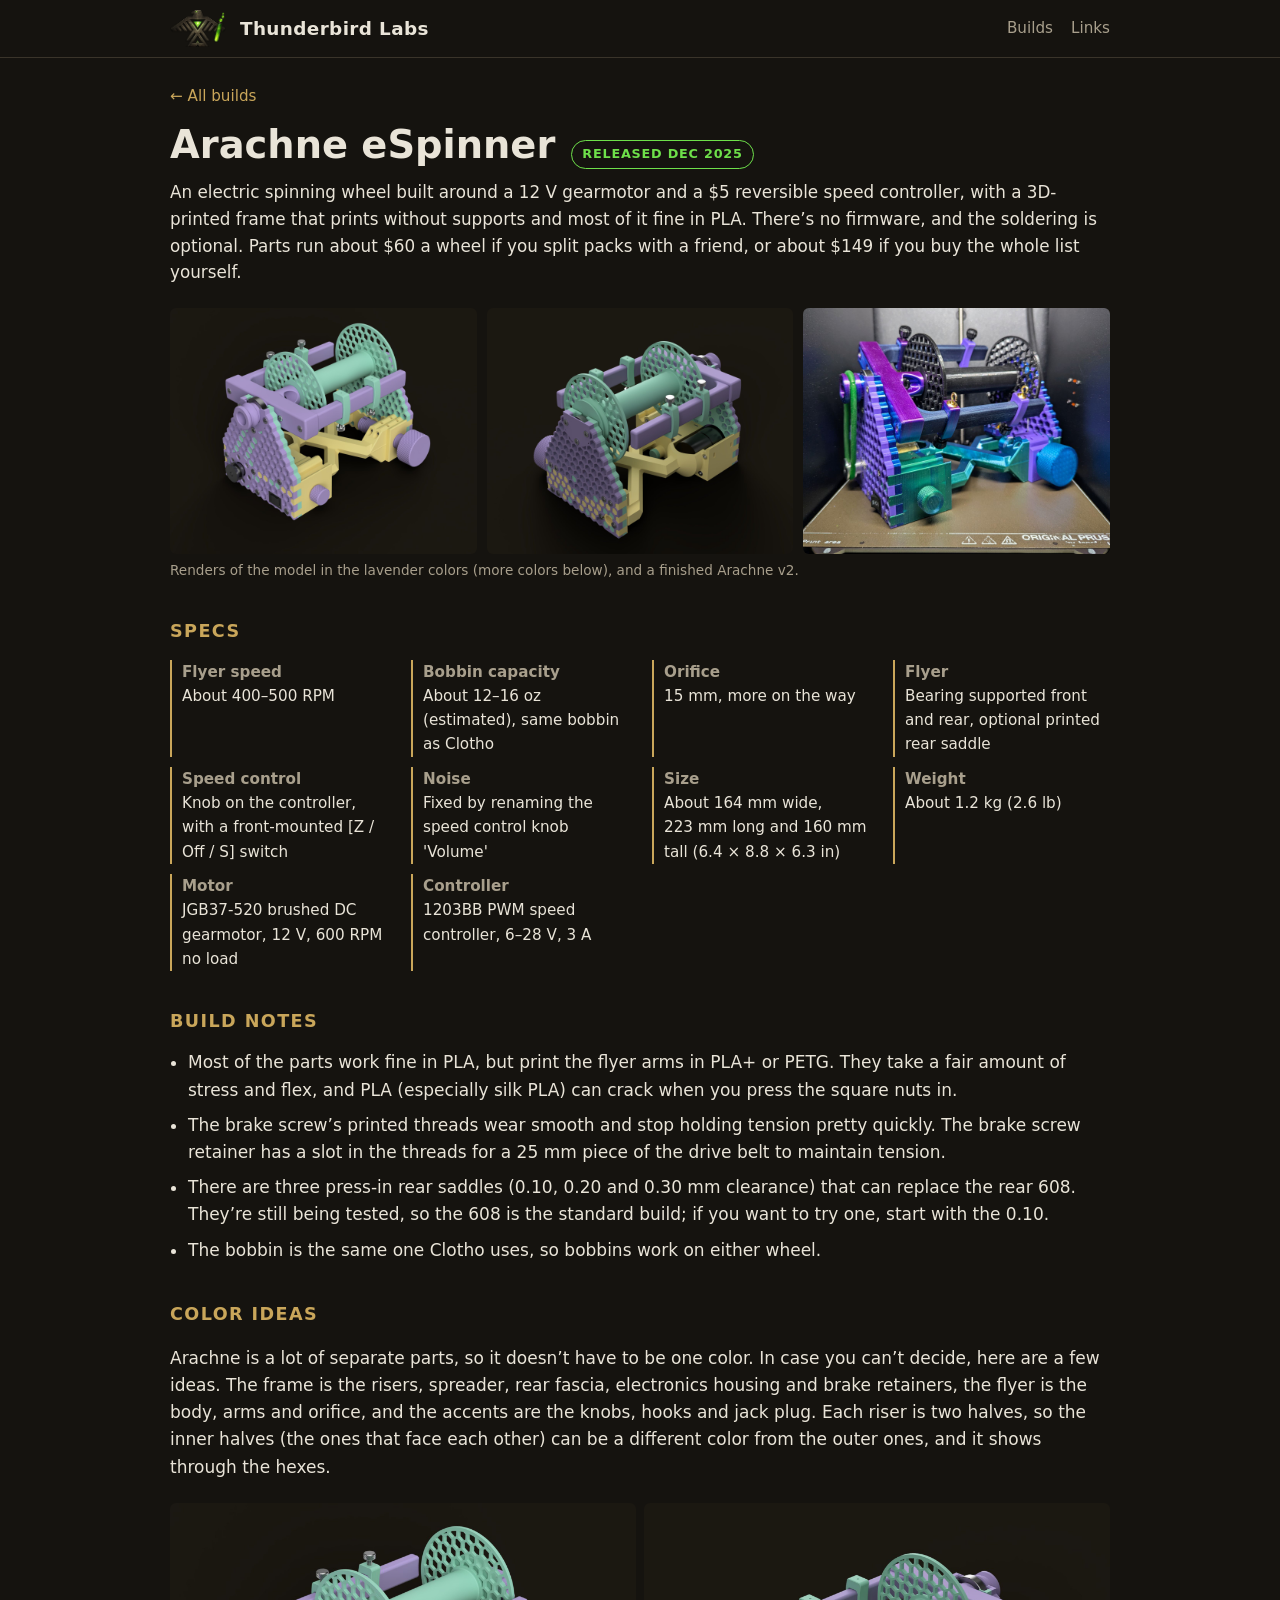
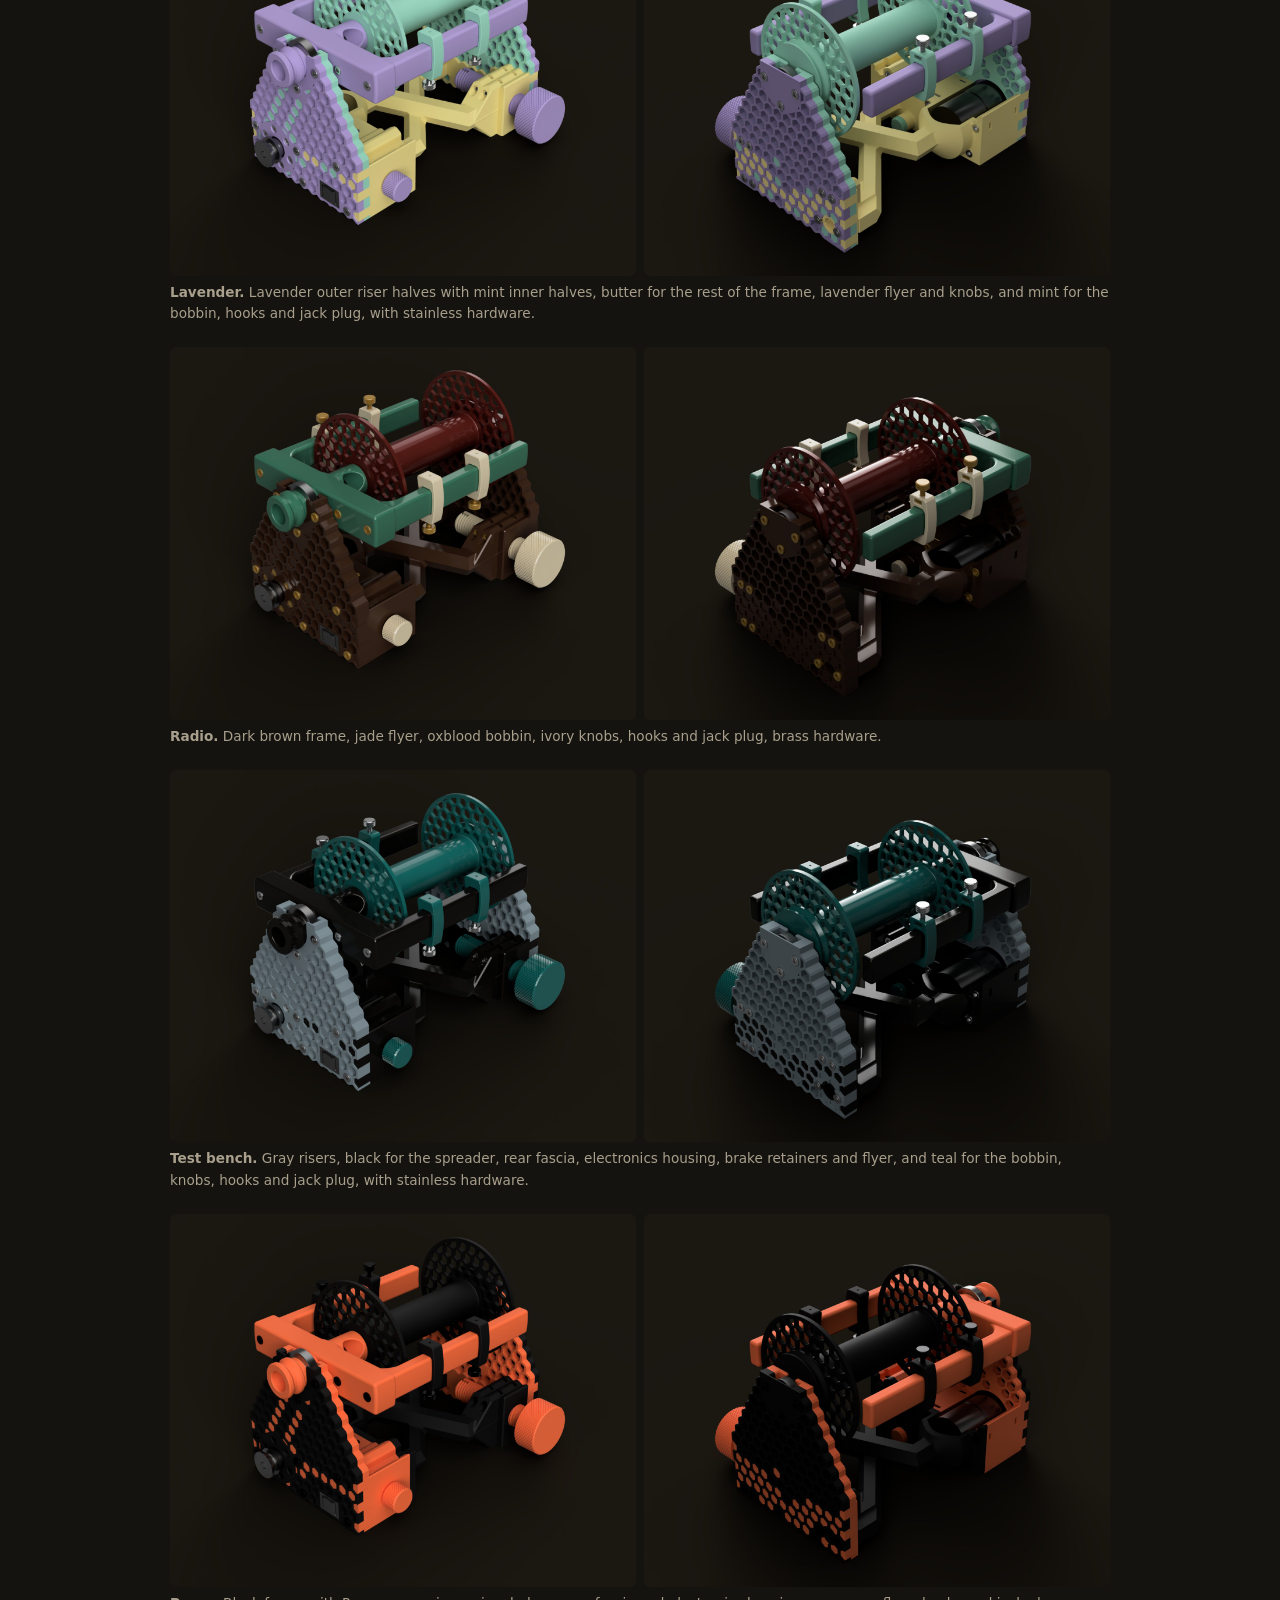
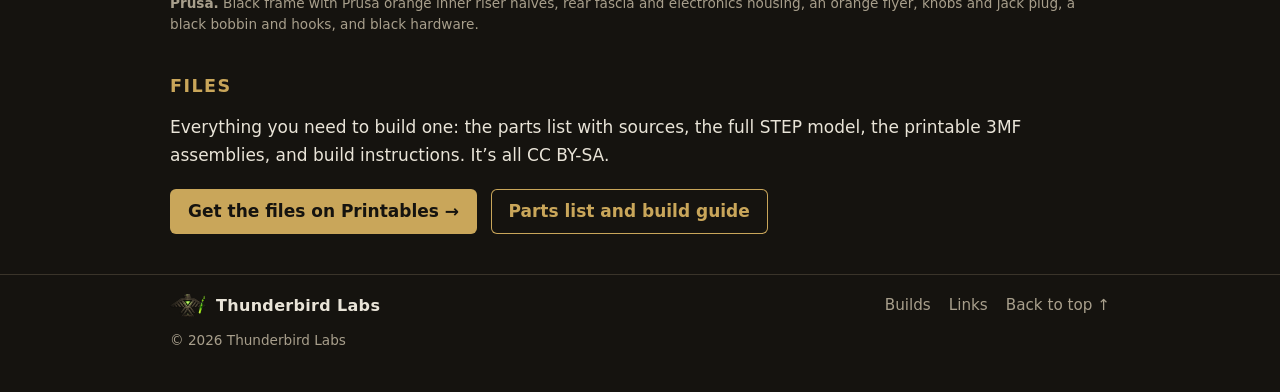
<file: arachne.html>
<!doctype html>
<html lang="en">
<head>
<meta charset="utf-8">
<meta name="viewport" content="width=device-width, initial-scale=1">
<title>Arachne eSpinner – Thunderbird Labs</title>
<meta name="description" content="A free, open source electric spinning wheel with a 12 V gearmotor, a $5 speed controller and a 3D-printed frame. No soldering required, no firmware. About $60 a wheel in parts.">
<meta property="og:title" content="Arachne eSpinner – Thunderbird Labs">
<meta property="og:description" content="A free, open source electric spinning wheel with a 12 V gearmotor, a $5 speed controller and a 3D-printed frame. No soldering required, no firmware. About $60 a wheel in parts.">
<meta property="og:image" content="https://thunderbirdlabs.com/images/arachne-color-lavender.jpg">
<meta property="og:url" content="https://thunderbirdlabs.com/arachne">
<link rel="icon" type="image/png" href="images/favicon.png">
<link rel="apple-touch-icon" href="images/apple-touch-icon.png">
<link rel="stylesheet" href="style.css">
</head>
<body>

<header>
  <div class="wrap">
    <a class="brand" href="index.html"><img src="images/logo.png" alt=""><span class="name">Thunderbird Labs</span></a>
    <nav>
      <a href="index.html#builds">Builds</a>
      <a href="index.html#links">Links</a>
    </nav>
  </div>
</header>

<main class="wrap project">
  <a class="back" href="index.html#builds">&larr; All builds</a>

  <div class="project-head">
    <h1>Arachne eSpinner</h1>
    <span class="status released">Released Dec 2025</span>
  </div>
  <p class="lede">An electric spinning wheel built around a 12&nbsp;V gearmotor and a $5 reversible speed controller, with a 3D-printed frame that prints without supports and most of it fine in PLA. There&rsquo;s no firmware, and the soldering is optional. Parts run about $60 a wheel if you split packs with a friend, or about $149 if you buy the whole list yourself.</p>

  <div class="gallery">
    <img src="images/arachne-color-lavender.jpg" alt="Arachne eSpinner, front three-quarter view, with lavender outer riser halves, mint inner halves showing through the hexes, a butter yellow spreader, a lavender flyer and a mint bobbin">
    <img src="images/arachne-color-lavender-rear.jpg" alt="Arachne eSpinner from the rear in the same colors, showing the gearmotor under the bobbin and the rear bearing">
    <img src="images/arachne-photo.jpg" alt="A finished Arachne on a printer bed, printed in silk purple, blue and green, with black bobbin flanges, the green drive belt on the front and the large blue brake screw knob at the back" loading="lazy">
  </div>
  <p class="caption">Renders of the model in the lavender colors (more colors below), and a finished Arachne v2.</p>

  <h2>Specs</h2>
  <ul class="specs">
    <li><b>Flyer speed</b><br>About 400&ndash;500&nbsp;RPM</li>
    <li><b>Bobbin capacity</b><br>About 12&ndash;16&nbsp;oz (estimated), same bobbin as Clotho</li>
    <li><b>Orifice</b><br>15&nbsp;mm, more on the way</li>
    <li><b>Flyer</b><br>Bearing supported front and rear, optional printed rear saddle</li>
    <li><b>Speed control</b><br>Knob on the controller, with a front-mounted [Z / Off / S] switch</li>
    <li><b>Noise</b><br>Fixed by renaming the speed control knob 'Volume'</li>
    <li><b>Size</b><br>About 164&nbsp;mm wide, 223&nbsp;mm long and 160&nbsp;mm tall (6.4&nbsp;&times;&nbsp;8.8&nbsp;&times;&nbsp;6.3&nbsp;in)</li>
    <li><b>Weight</b><br>About 1.2&nbsp;kg (2.6&nbsp;lb)</li>
    <li><b>Motor</b><br>JGB37-520 brushed DC gearmotor, 12&nbsp;V, 600&nbsp;RPM no load</li>
    <li><b>Controller</b><br>1203BB PWM speed controller, 6&ndash;28&nbsp;V, 3&nbsp;A</li>
  </ul>

  <h2>Build notes</h2>
  <ul class="notes">
    <li>Most of the parts work fine in PLA, but print the flyer arms in PLA+ or PETG. They take a fair amount of stress and flex, and PLA (especially silk PLA) can crack when you press the square nuts in.</li>
    <li>The brake screw&rsquo;s printed threads wear smooth and stop holding tension pretty quickly. The brake screw retainer has a slot in the threads for a 25&nbsp;mm piece of the drive belt to maintain tension.</li>
    <li>There are three press-in rear saddles (0.10, 0.20 and 0.30&nbsp;mm clearance) that can replace the rear 608. They&rsquo;re still being tested, so the 608 is the standard build; if you want to try one, start with the 0.10.</li>
    <li>The bobbin is the same one Clotho uses, so bobbins work on either wheel.</li>
  </ul>

  <h2>Color ideas</h2>
  <p>Arachne is a lot of separate parts, so it doesn&rsquo;t have to be one color. In case you can&rsquo;t decide, here are a few ideas. The frame is the risers, spreader, rear fascia, electronics housing and brake retainers, the flyer is the body, arms and orifice, and the accents are the knobs, hooks and jack plug. Each riser is two halves, so the inner halves (the ones that face each other) can be a different color from the outer ones, and it shows through the hexes.</p>
  <div class="colors">
    <figure><div class="pair"><img src="images/arachne-color-lavender.jpg" alt="Arachne rendered with lavender outer riser halves, mint inner halves showing through the hexes, a butter yellow spreader, a lavender flyer and a mint bobbin" loading="lazy"><img src="images/arachne-color-lavender-rear.jpg" alt="The same colors from the rear" loading="lazy"></div><p class="caption"><b>Lavender.</b> Lavender outer riser halves with mint inner halves, butter for the rest of the frame, lavender flyer and knobs, and mint for the bobbin, hooks and jack plug, with stainless hardware.</p></figure>
    <figure><div class="pair"><img src="images/arachne-front.jpg" alt="Arachne rendered with a dark brown frame, jade green flyer, oxblood bobbin, and ivory knobs and hooks" loading="lazy"><img src="images/arachne-rear.jpg" alt="The same colors from the rear" loading="lazy"></div><p class="caption"><b>Radio.</b> Dark brown frame, jade flyer, oxblood bobbin, ivory knobs, hooks and jack plug, brass hardware.</p></figure>
    <figure><div class="pair"><img src="images/arachne-color-testbench.jpg" alt="Arachne rendered with gray risers, a black spreader and end pieces, a black flyer, and a teal bobbin, knobs and hooks" loading="lazy"><img src="images/arachne-color-testbench-rear.jpg" alt="The same colors from the rear" loading="lazy"></div><p class="caption"><b>Test bench.</b> Gray risers, black for the spreader, rear fascia, electronics housing, brake retainers and flyer, and teal for the bobbin, knobs, hooks and jack plug, with stainless hardware.</p></figure>
    <figure><div class="pair"><img src="images/arachne-color-prusa.jpg" alt="Arachne rendered with a black frame, orange inner riser halves showing through the hexes, an orange flyer and knobs, and a black bobbin" loading="lazy"><img src="images/arachne-color-prusa-rear.jpg" alt="The same colors from the rear" loading="lazy"></div><p class="caption"><b>Prusa.</b> Black frame with Prusa orange inner riser halves, rear fascia and electronics housing, an orange flyer, knobs and jack plug, a black bobbin and hooks, and black hardware.</p></figure>
  </div>

  <h2>Files</h2>
  <div class="files">
    <p>Everything you need to build one: the parts list with sources, the full STEP model, the printable 3MF assemblies, and build instructions. It&rsquo;s all CC BY-SA.</p>
    <a class="button" href="https://www.printables.com/model/1526904-arachne-espinner-v20">Get the files on Printables &rarr;</a>
    <a class="button secondary" href="arachne-build.html">Parts list and build guide</a>
  </div>
</main>

<footer>
  <div class="wrap">
    <a class="brand" href="index.html"><img src="images/logo.png" alt=""><span class="name">Thunderbird Labs</span></a>
    <nav>
      <a href="index.html#builds">Builds</a>
      <a href="index.html#links">Links</a>
      <a href="#top">Back to top &uarr;</a>
    </nav>
    <p class="copy">&copy; 2026 Thunderbird Labs</p>
  </div>
</footer>

<script src="lightbox.js"></script>
</body>
</html>
</file>
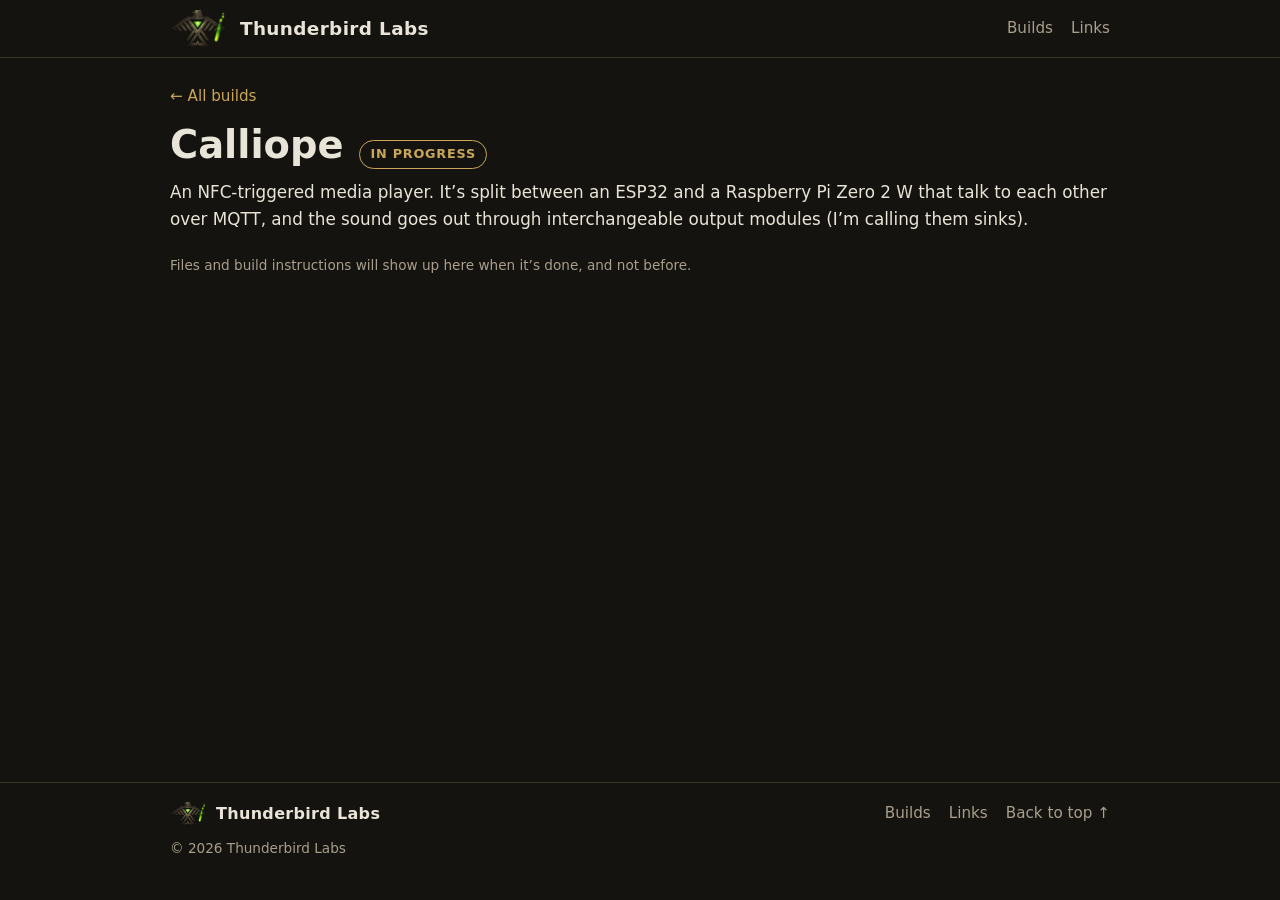
<file: calliope.html>
<!doctype html>
<html lang="en">
<head>
<meta charset="utf-8">
<meta name="viewport" content="width=device-width, initial-scale=1">
<title>Calliope – Thunderbird Labs</title>
<meta name="description" content="An NFC-triggered media player built from an ESP32 and a Raspberry Pi Zero 2 W. In progress.">
<meta property="og:title" content="Calliope – Thunderbird Labs">
<meta property="og:description" content="An NFC-triggered media player built from an ESP32 and a Raspberry Pi Zero 2 W. In progress.">
<meta property="og:image" content="https://thunderbirdlabs.com/images/hero.jpg">
<meta property="og:url" content="https://thunderbirdlabs.com/calliope">
<link rel="icon" type="image/png" href="images/favicon.png">
<link rel="apple-touch-icon" href="images/apple-touch-icon.png">
<link rel="stylesheet" href="style.css">
</head>
<body>

<header>
  <div class="wrap">
    <a class="brand" href="index.html"><img src="images/logo.png" alt=""><span class="name">Thunderbird Labs</span></a>
    <nav>
      <a href="index.html#builds">Builds</a>
      <a href="index.html#links">Links</a>
    </nav>
  </div>
</header>

<main class="wrap project">
  <a class="back" href="index.html#builds">&larr; All builds</a>

  <div class="project-head">
    <h1>Calliope</h1>
    <span class="status progress">In progress</span>
  </div>
  <p class="lede">An NFC-triggered media player. It&rsquo;s split between an ESP32 and a Raspberry Pi Zero 2&nbsp;W that talk to each other over MQTT, and the sound goes out through interchangeable output modules (I&rsquo;m calling them sinks).</p>

  <!-- TODO: add Calliope photos and build notes once there is something to show -->
  <p class="caption">Files and build instructions will show up here when it&rsquo;s done, and not before.</p>
</main>

<footer>
  <div class="wrap">
    <a class="brand" href="index.html"><img src="images/logo.png" alt=""><span class="name">Thunderbird Labs</span></a>
    <nav>
      <a href="index.html#builds">Builds</a>
      <a href="index.html#links">Links</a>
      <a href="#top">Back to top &uarr;</a>
    </nav>
    <p class="copy">&copy; 2026 Thunderbird Labs</p>
  </div>
</footer>

<script src="lightbox.js"></script>
</body>
</html>
</file>
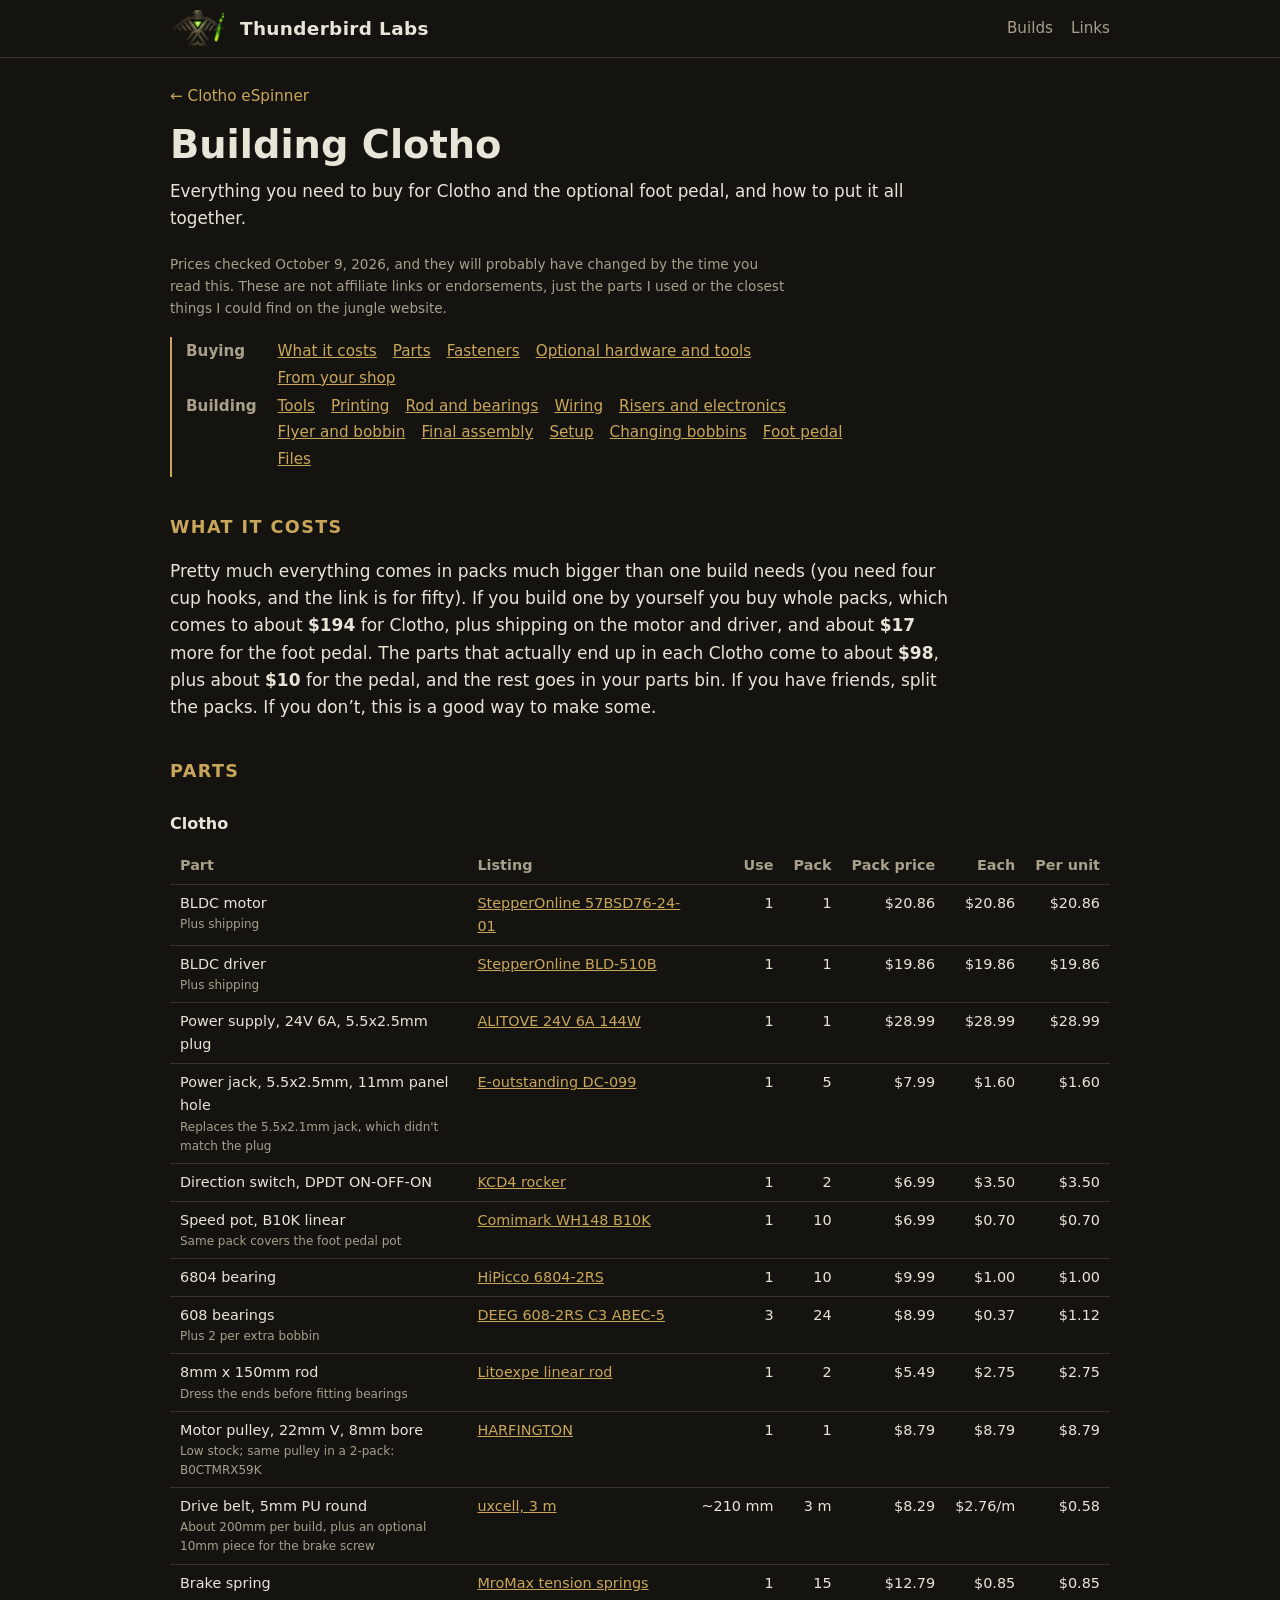
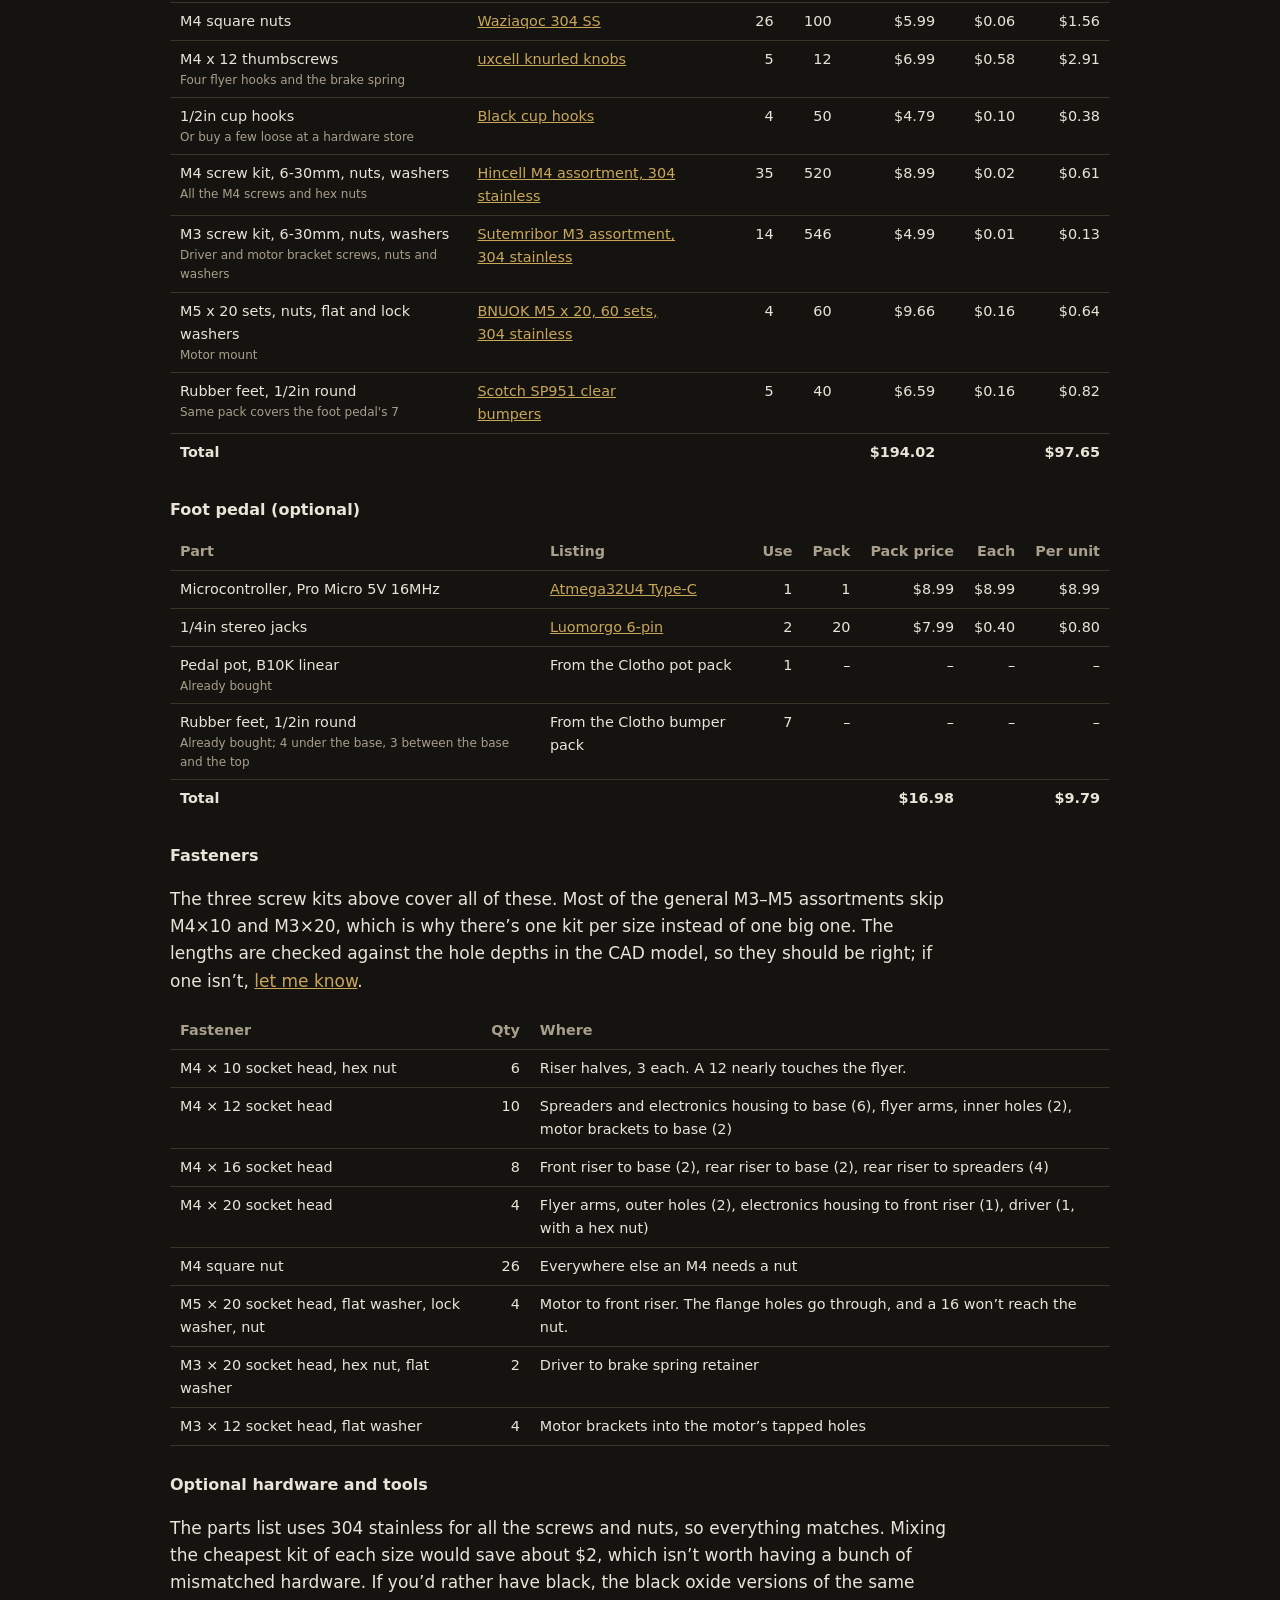
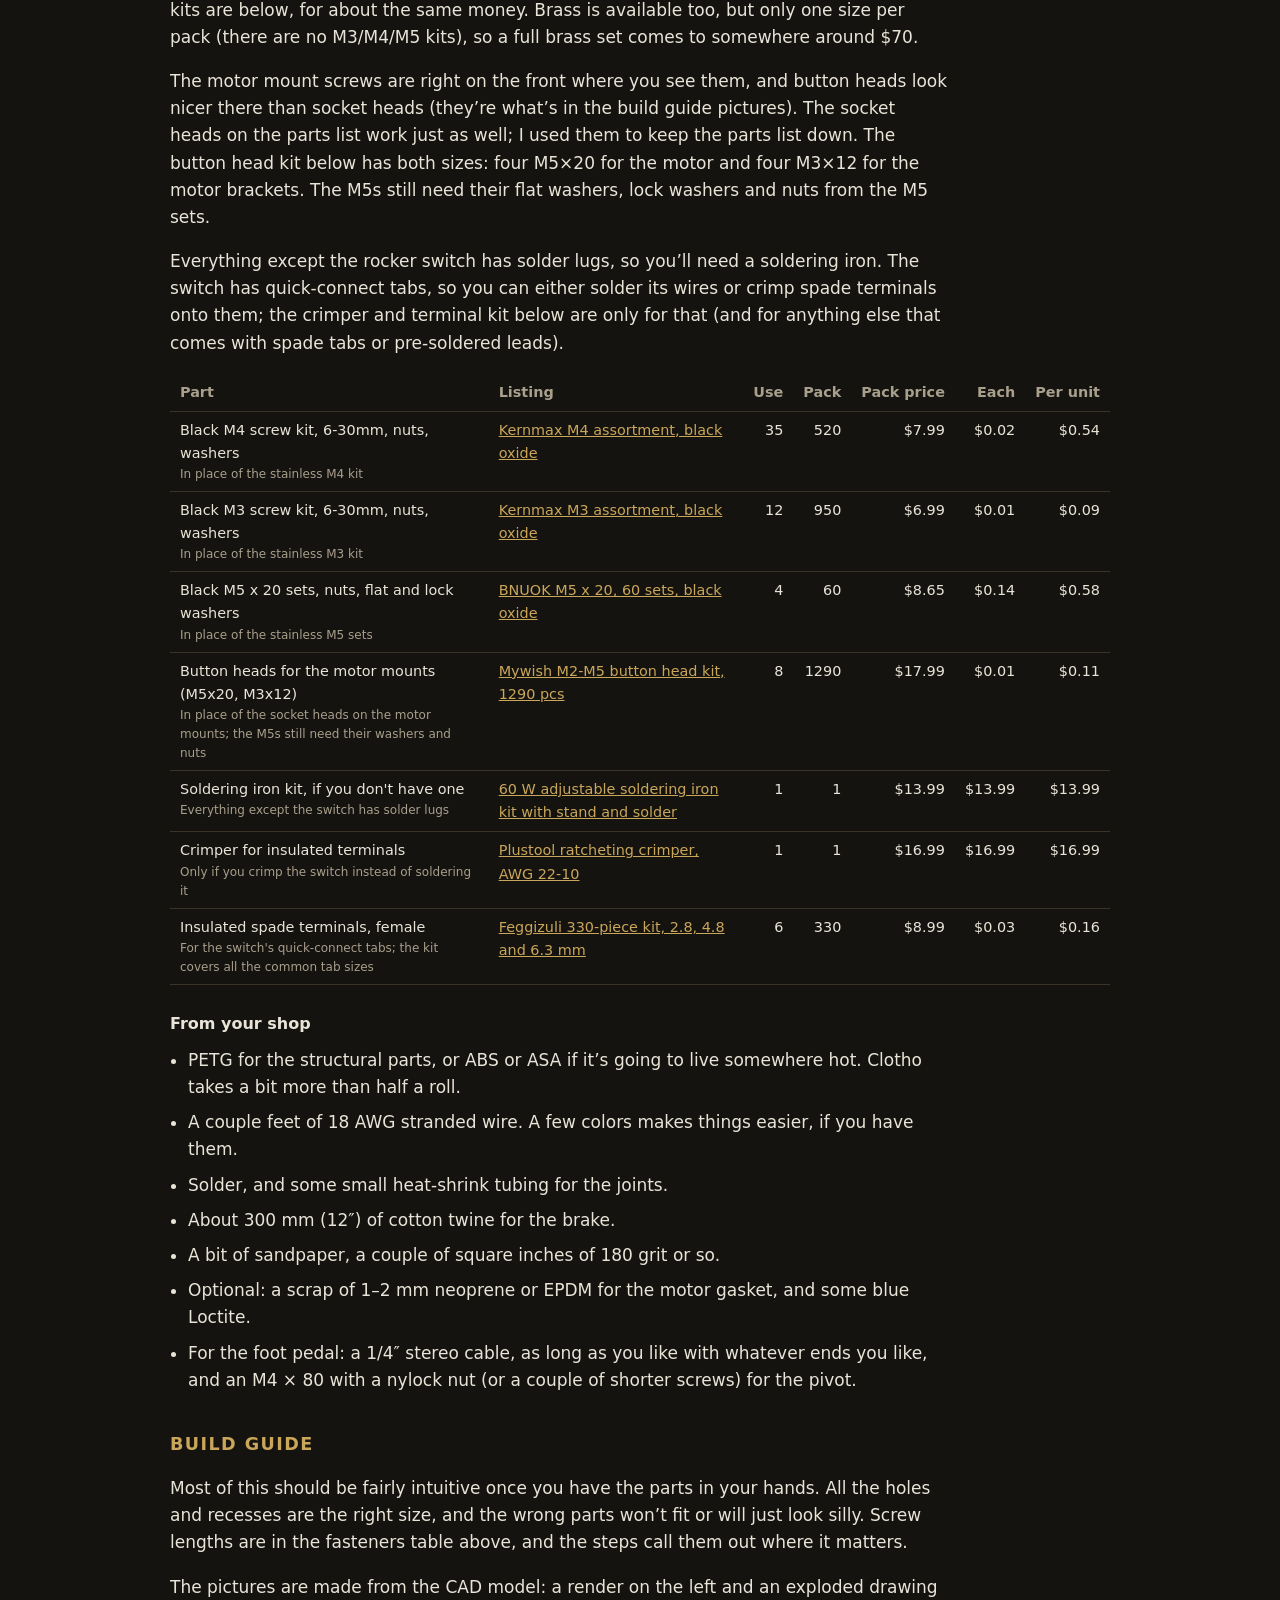
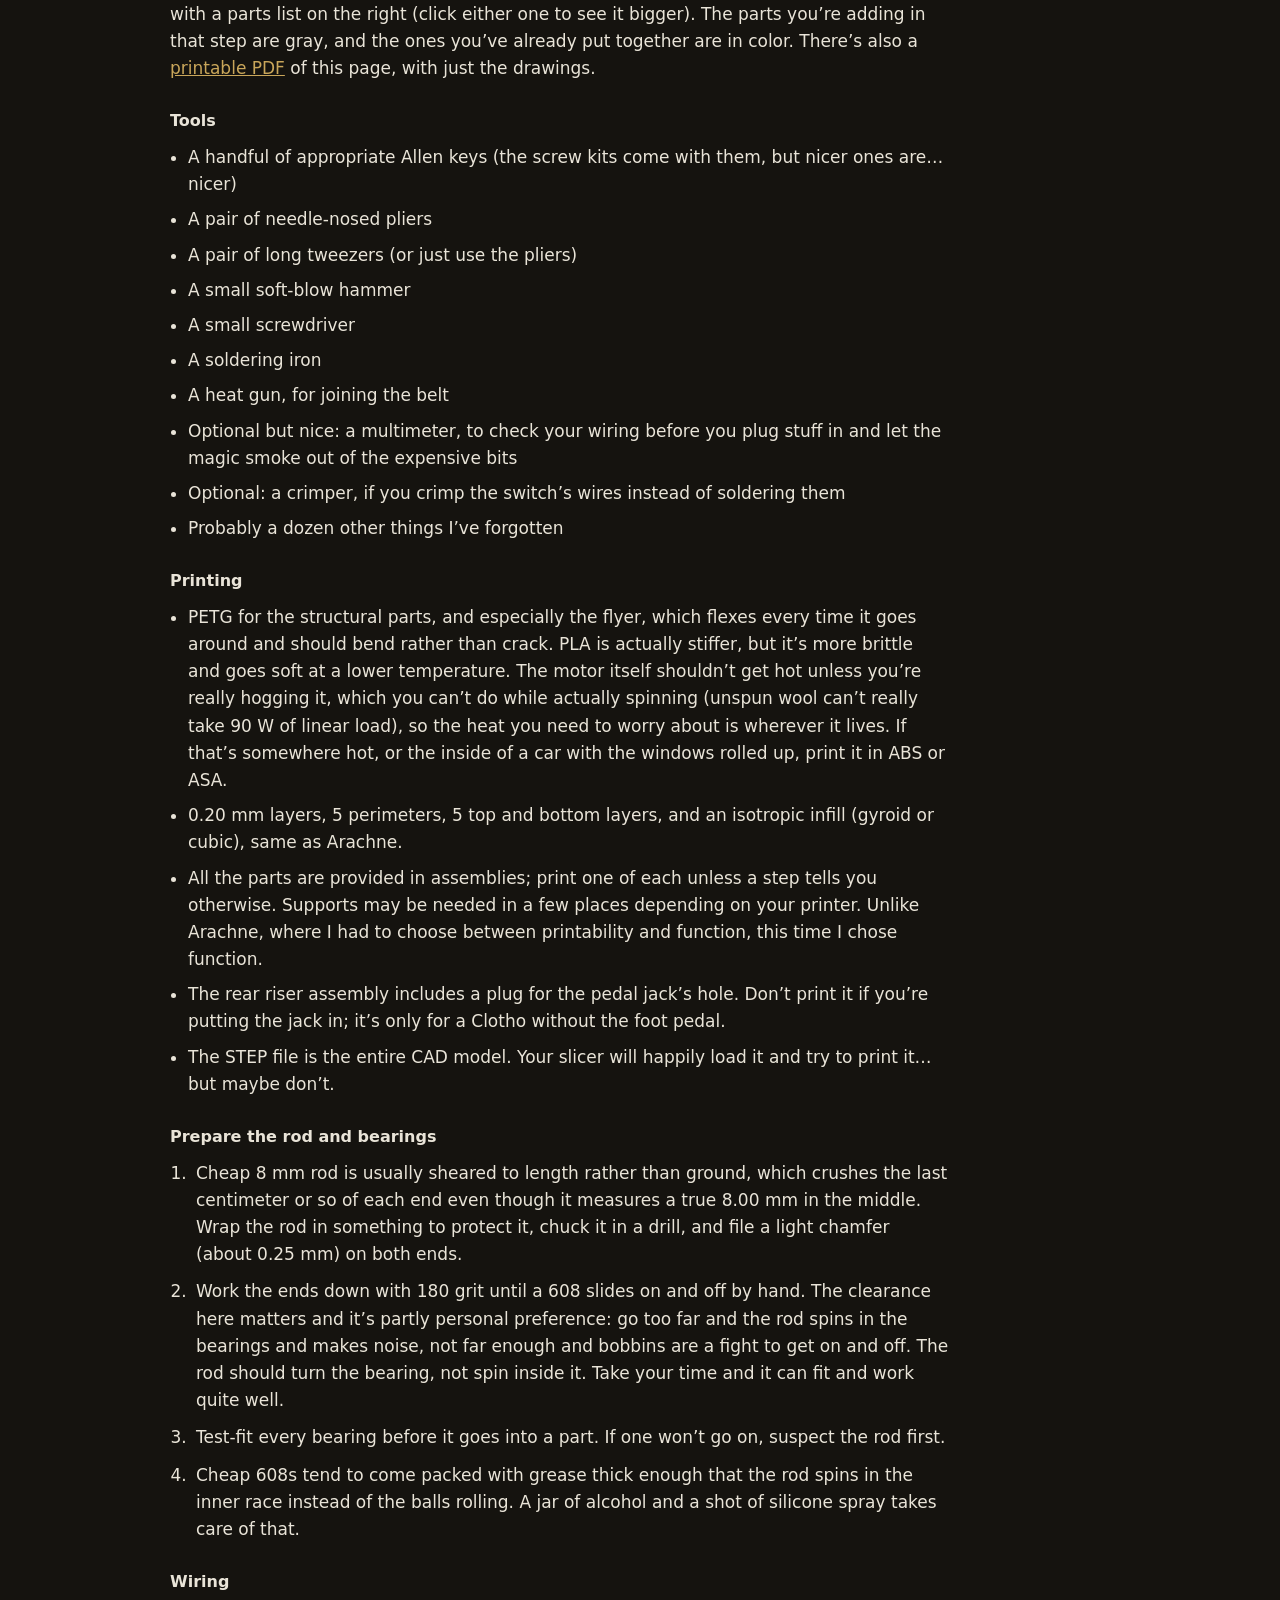
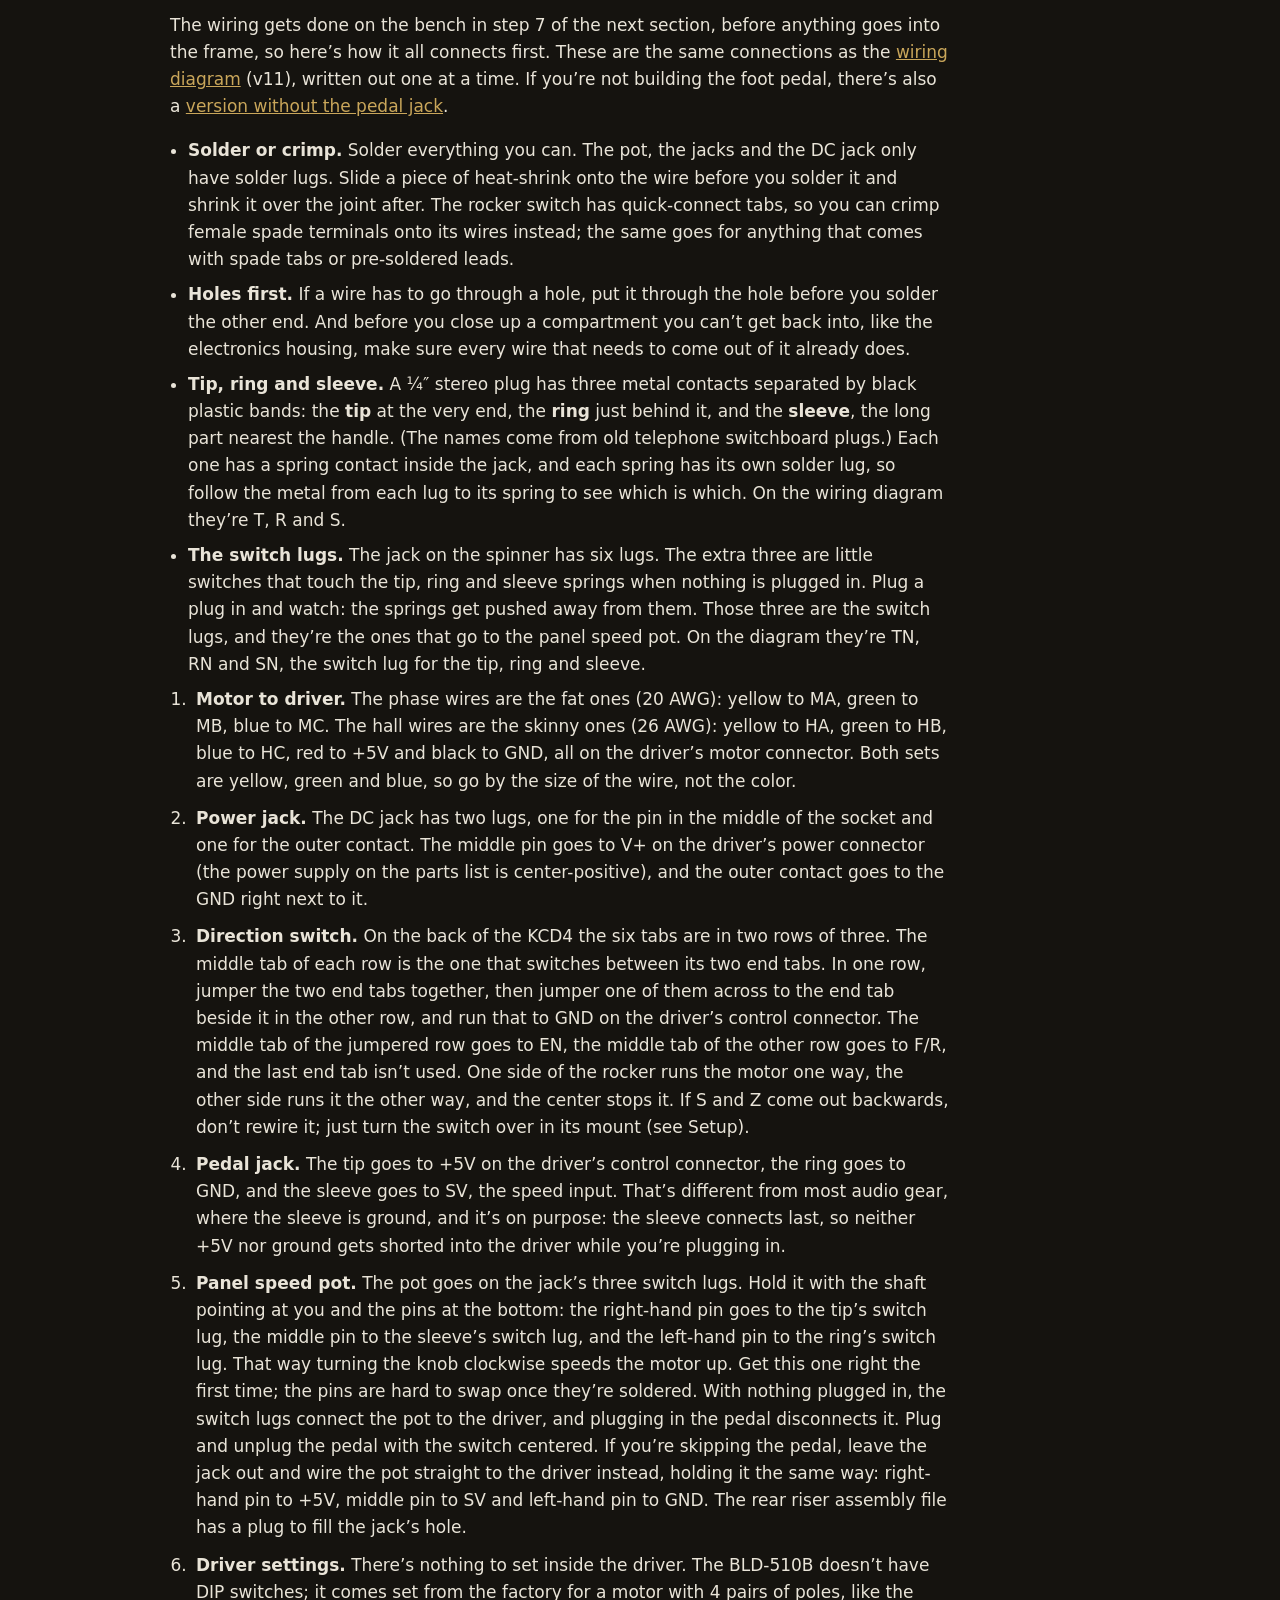
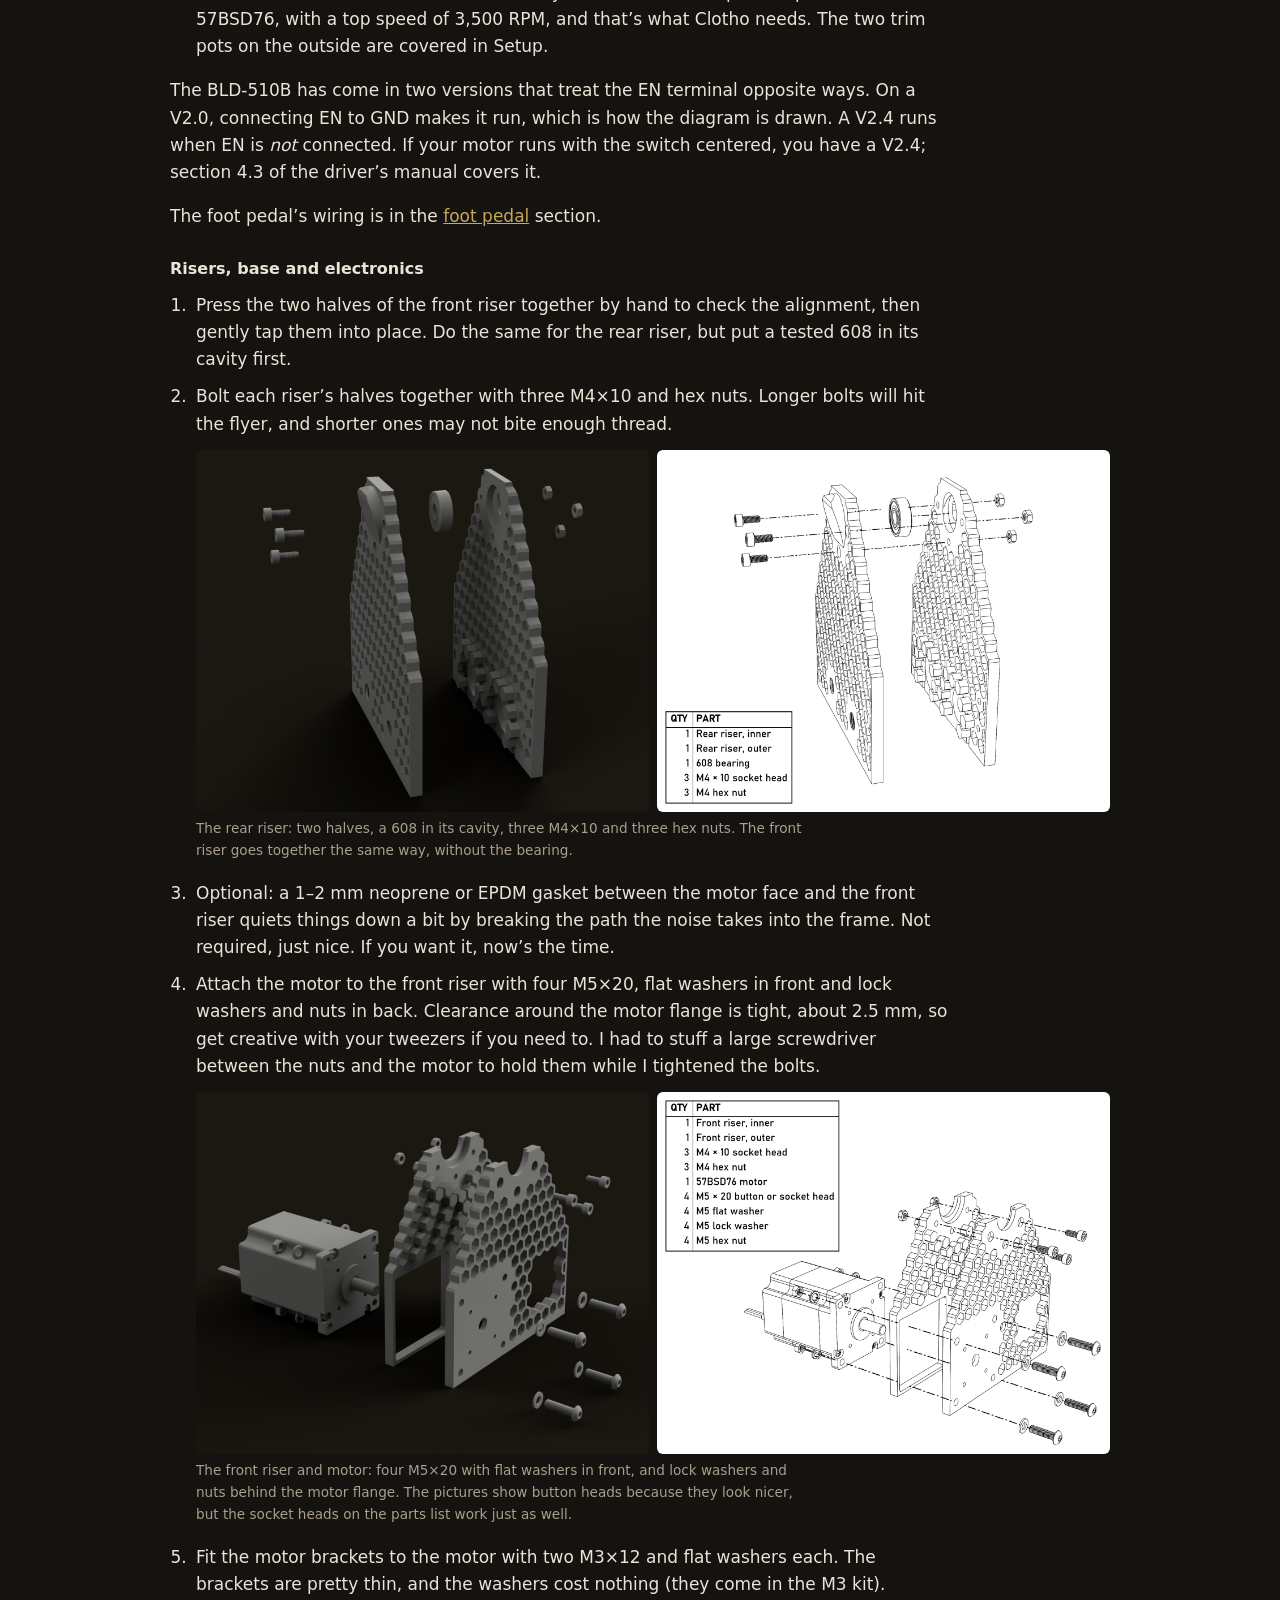
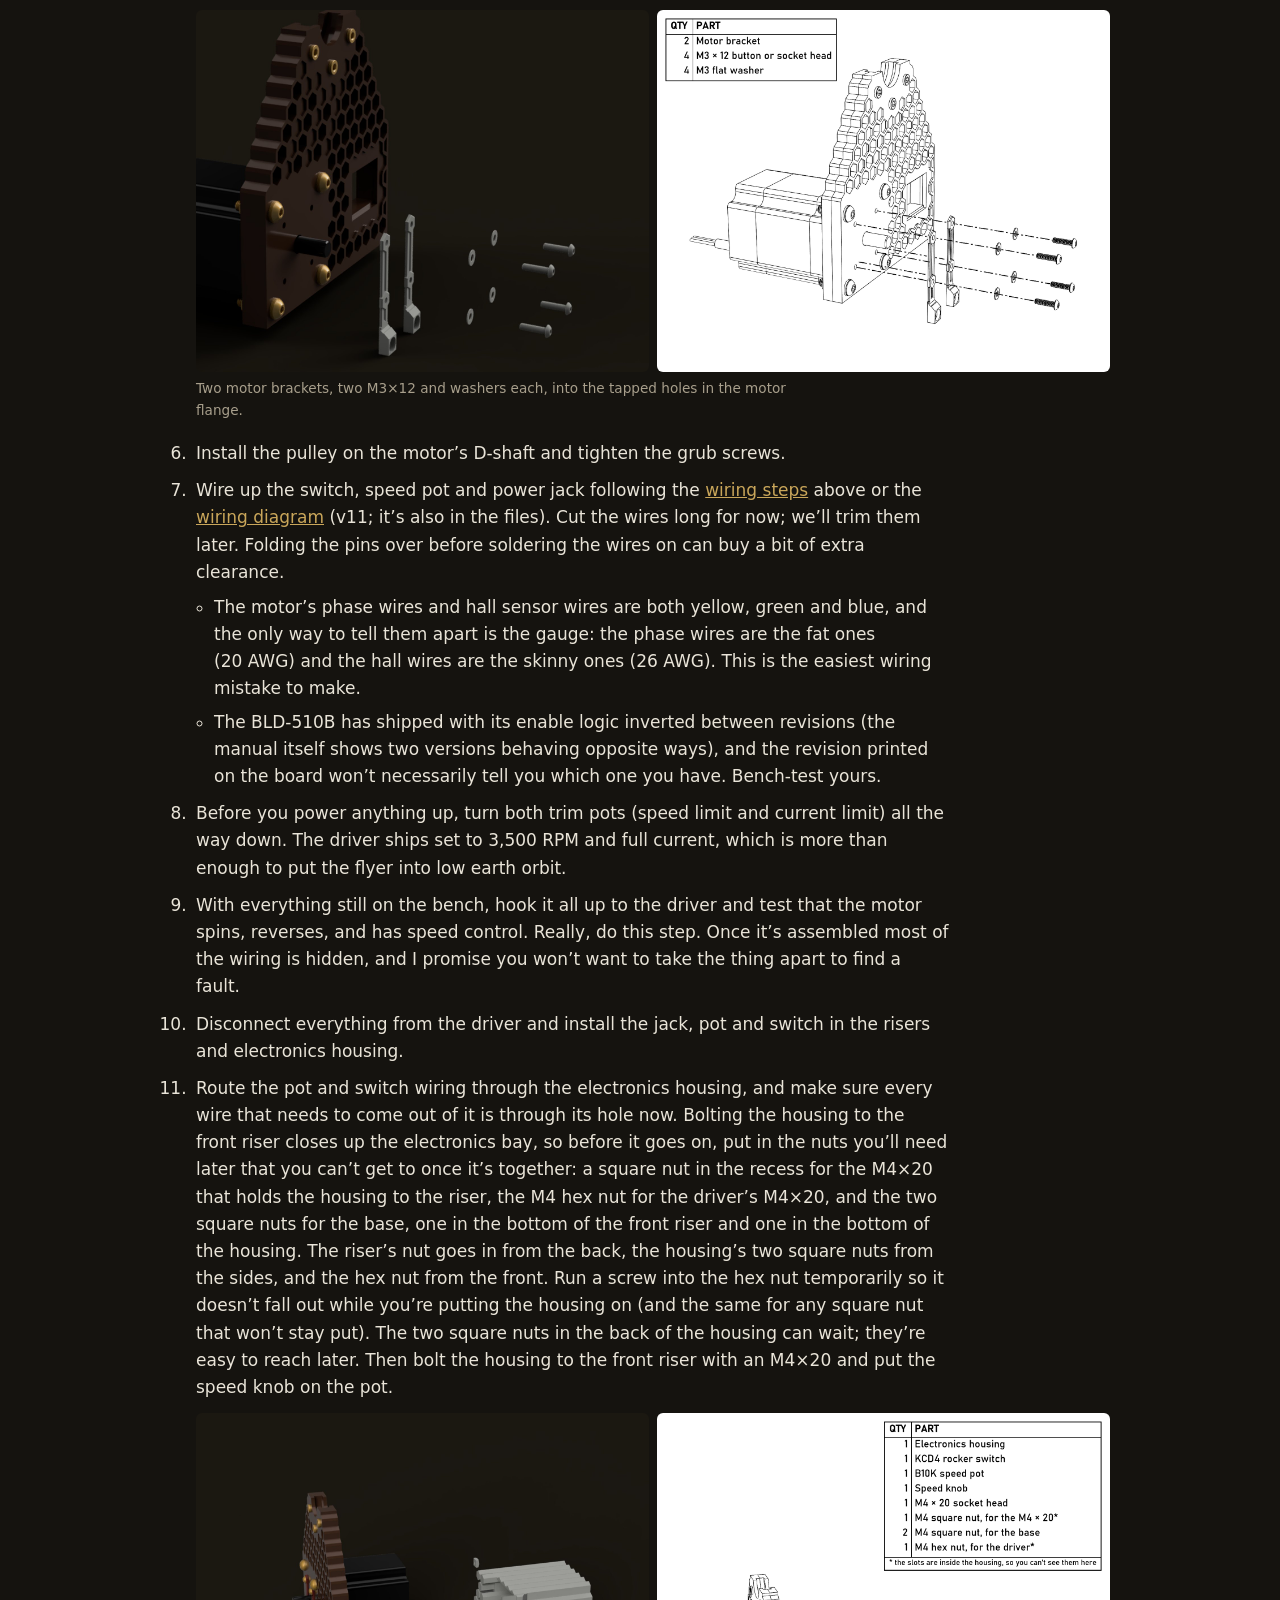
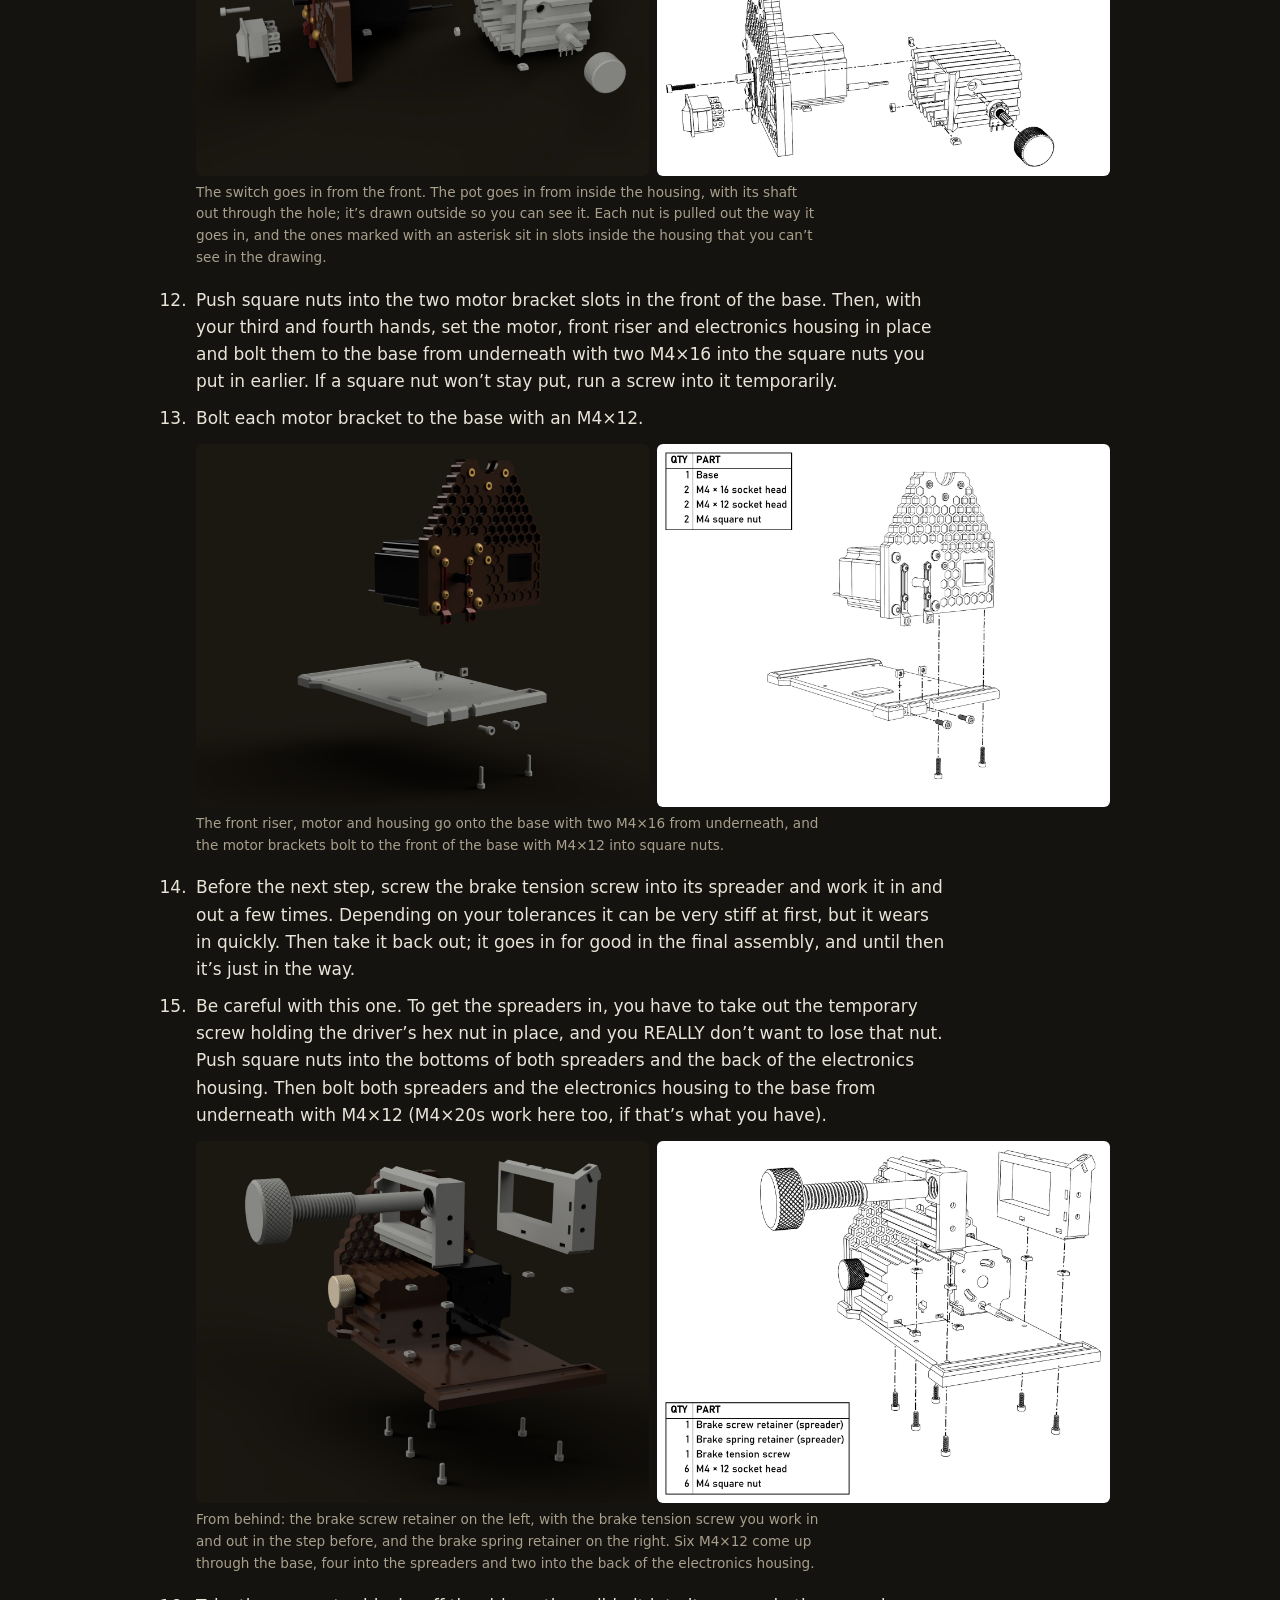
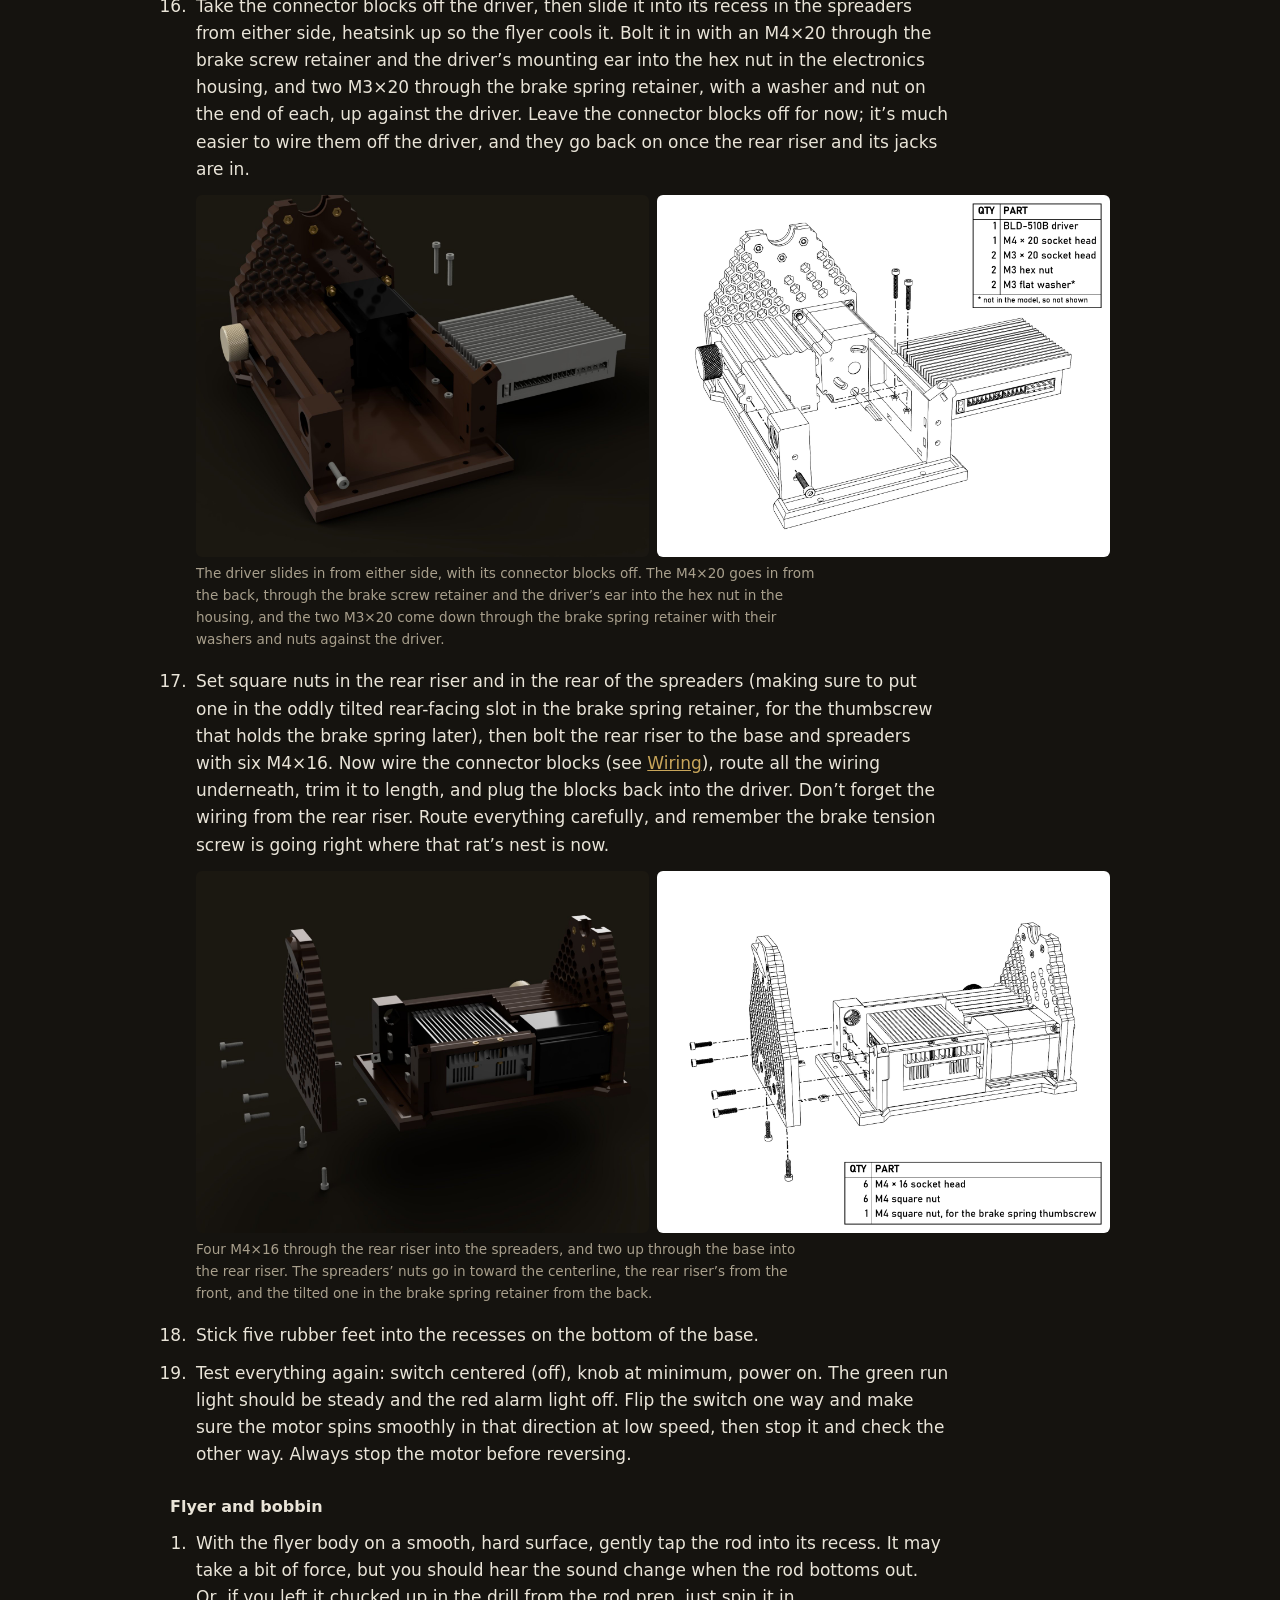
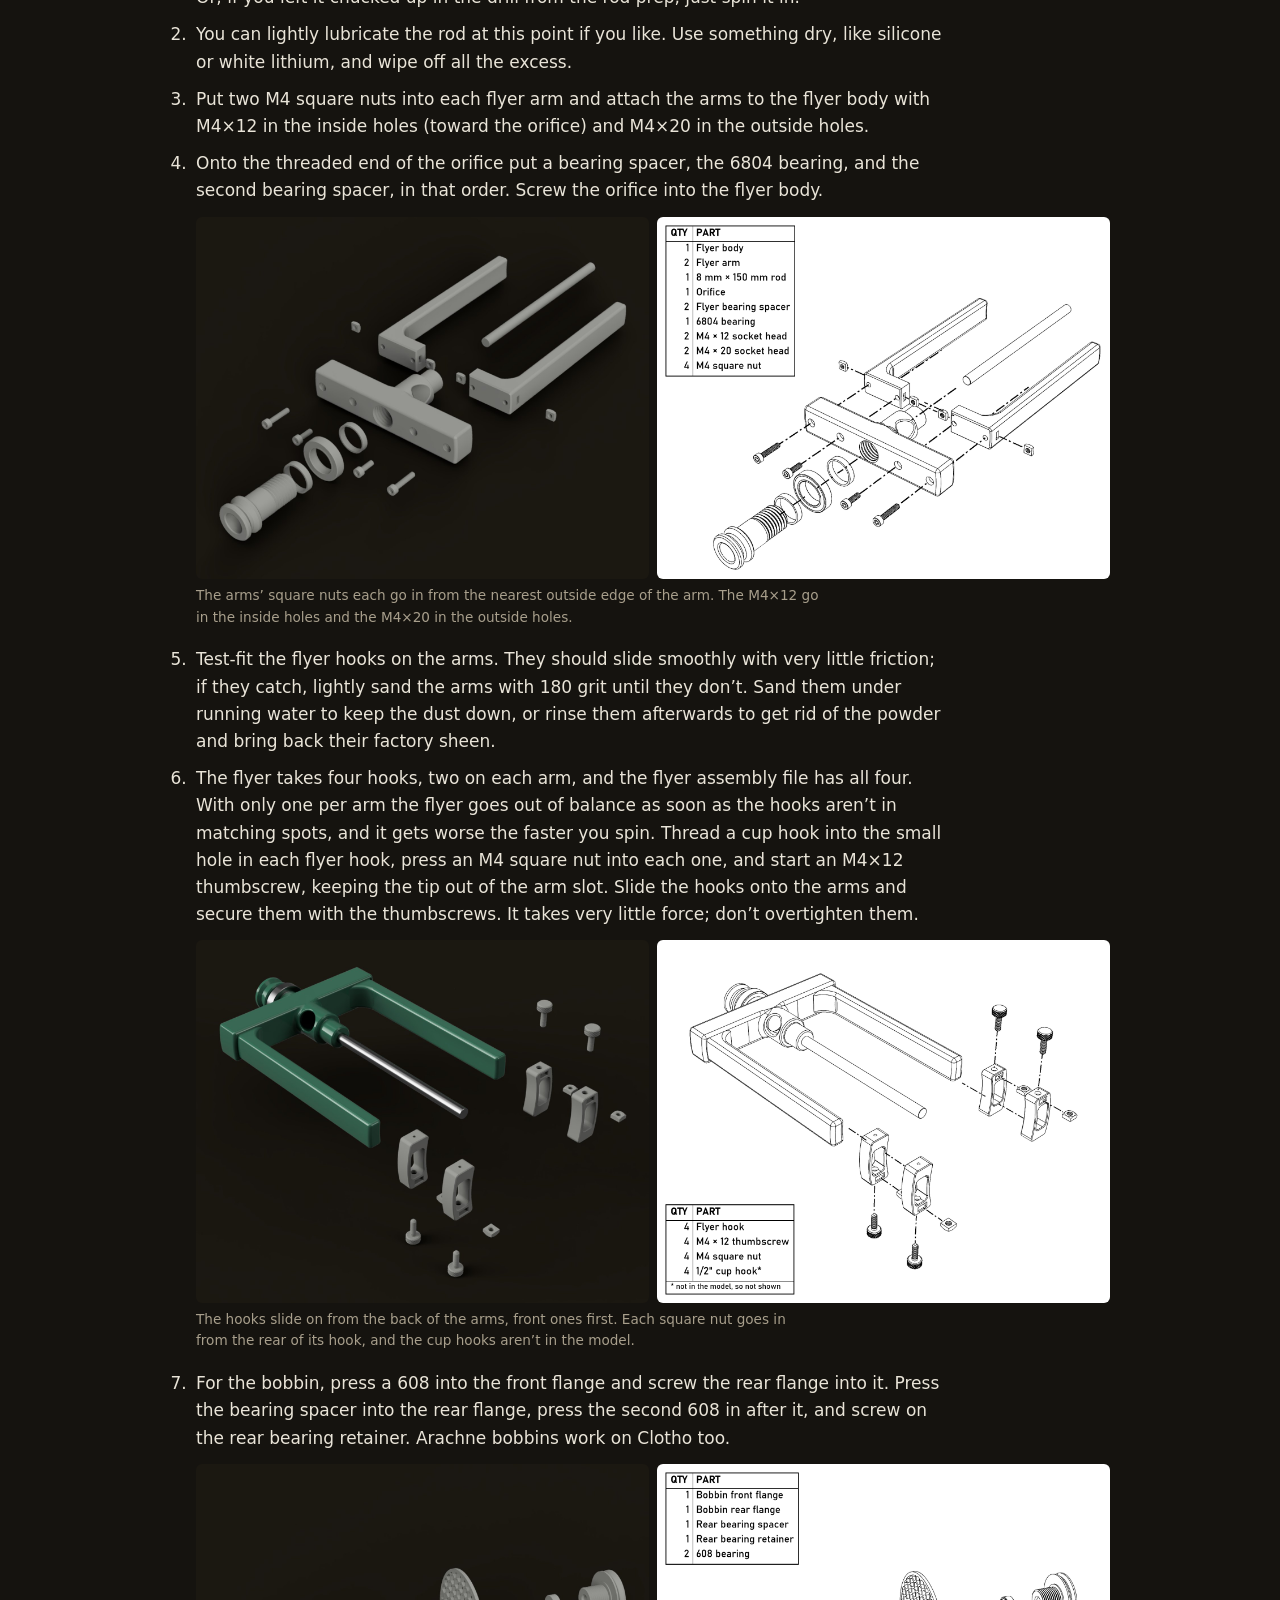
<file: clotho-build.html>
<!doctype html>
<html lang="en">
<head>
<meta charset="utf-8">
<meta name="viewport" content="width=device-width, initial-scale=1">
<title>Building Clotho – Thunderbird Labs</title>
<meta name="description" content="Parts list with current prices and build guide for the Clotho eSpinner and its optional foot pedal.">
<meta property="og:title" content="Building Clotho – Thunderbird Labs">
<meta property="og:description" content="Parts list with current prices and build guide for the Clotho eSpinner and its optional foot pedal.">
<meta property="og:image" content="https://thunderbirdlabs.com/images/clotho-front.jpg">
<meta property="og:url" content="https://thunderbirdlabs.com/clotho-build">
<link rel="icon" type="image/png" href="images/favicon.png">
<link rel="apple-touch-icon" href="images/apple-touch-icon.png">
<link rel="stylesheet" href="style.css">
</head>
<body>

<header>
  <div class="wrap">
    <a class="brand" href="index.html"><img src="images/logo.png" alt=""><span class="name">Thunderbird Labs</span></a>
    <nav>
      <a href="index.html#builds">Builds</a>
      <a href="index.html#links">Links</a>
    </nav>
  </div>
</header>

<main class="wrap project article">
  <a class="back" href="clotho.html">&larr; Clotho eSpinner</a>

  <div class="project-head">
    <h1>Building Clotho</h1>
  </div>
  <p class="lede">Everything you need to buy for Clotho and the optional foot pedal, and how to put it all together.</p>
  <p class="caption">Prices checked October 9, 2026, and they will probably have changed by the time you read this. These are not affiliate links or endorsements, just the parts I used or the closest things I could find on the jungle website.</p>
  <nav class="toc" aria-label="On this page">
    <p><b>Buying</b><span><a href="#costs">What it costs</a> <a href="#parts">Parts</a> <a href="#fasteners">Fasteners</a> <a href="#optional">Optional hardware and tools</a> <a href="#shop">From your shop</a></span></p>
    <p><b>Building</b><span><a href="#tools">Tools</a> <a href="#printing">Printing</a> <a href="#rod">Rod and bearings</a> <a href="#wiring">Wiring</a> <a href="#risers">Risers and electronics</a> <a href="#flyer">Flyer and bobbin</a> <a href="#final">Final assembly</a> <a href="#setup">Setup</a> <a href="#bobbins">Changing bobbins</a> <a href="#pedal">Foot pedal</a> <a href="#files">Files</a></span></p>
  </nav>

  <h2 id="costs">What it costs</h2>
  <p>Pretty much everything comes in packs much bigger than one build needs (you need four cup hooks, and the link is for fifty). If you build one by yourself you buy whole packs, which comes to about <b>$194</b> for Clotho, plus shipping on the motor and driver, and about <b>$17</b> more for the foot pedal. The parts that actually end up in each Clotho come to about <b>$98</b>, plus about <b>$10</b> for the pedal, and the rest goes in your parts bin. If you have friends, split the packs. If you don&rsquo;t, this is a good way to make some.</p>

  <h2 id="parts">Parts</h2>
  <h3>Clotho</h3>
  <div class="table-scroll">
  <table class="bom">
    <thead><tr><th>Part</th><th>Listing</th><th class="num">Use</th><th class="num">Pack</th><th class="num">Pack price</th><th class="num">Each</th><th class="num">Per unit</th></tr></thead>
    <tbody>
      <tr><td>BLDC motor<small>Plus shipping</small></td><td><a href="https://www.omc-stepperonline.com/24v-3000rpm-0-3nm-94w-5-40a-57x57x76mm-brushless-dc-motor-57bsd76-24-01">StepperOnline 57BSD76-24-01</a></td><td class="num">1</td><td class="num">1</td><td class="num">$20.86</td><td class="num">$20.86</td><td class="num">$20.86</td></tr>
      <tr><td>BLDC driver<small>Plus shipping</small></td><td><a href="https://www.omc-stepperonline.com/digital-brushless-dc-motor-driver-12v-48vdc-max-15-0a-400w-bld-510b">StepperOnline BLD-510B</a></td><td class="num">1</td><td class="num">1</td><td class="num">$19.86</td><td class="num">$19.86</td><td class="num">$19.86</td></tr>
      <tr><td>Power supply, 24V 6A, 5.5x2.5mm plug</td><td><a href="https://www.amazon.com/dp/B083K71SM8">ALITOVE 24V 6A 144W</a></td><td class="num">1</td><td class="num">1</td><td class="num">$28.99</td><td class="num">$28.99</td><td class="num">$28.99</td></tr>
      <tr><td>Power jack, 5.5x2.5mm, 11mm panel hole<small>Replaces the 5.5x2.1mm jack, which didn&#x27;t match the plug</small></td><td><a href="https://www.amazon.com/dp/B07C4F7BP5">E-outstanding DC-099</a></td><td class="num">1</td><td class="num">5</td><td class="num">$7.99</td><td class="num">$1.60</td><td class="num">$1.60</td></tr>
      <tr><td>Direction switch, DPDT ON-OFF-ON</td><td><a href="https://www.amazon.com/dp/B0BHDHRQX7">KCD4 rocker</a></td><td class="num">1</td><td class="num">2</td><td class="num">$6.99</td><td class="num">$3.50</td><td class="num">$3.50</td></tr>
      <tr><td>Speed pot, B10K linear<small>Same pack covers the foot pedal pot</small></td><td><a href="https://www.amazon.com/dp/B07WWLC33K">Comimark WH148 B10K</a></td><td class="num">1</td><td class="num">10</td><td class="num">$6.99</td><td class="num">$0.70</td><td class="num">$0.70</td></tr>
      <tr><td>6804 bearing</td><td><a href="https://www.amazon.com/dp/B0C74VVNJC">HiPicco 6804-2RS</a></td><td class="num">1</td><td class="num">10</td><td class="num">$9.99</td><td class="num">$1.00</td><td class="num">$1.00</td></tr>
      <tr><td>608 bearings<small>Plus 2 per extra bobbin</small></td><td><a href="https://www.amazon.com/dp/B0GJBWDTHV">DEEG 608-2RS C3 ABEC-5</a></td><td class="num">3</td><td class="num">24</td><td class="num">$8.99</td><td class="num">$0.37</td><td class="num">$1.12</td></tr>
      <tr><td>8mm x 150mm rod<small>Dress the ends before fitting bearings</small></td><td><a href="https://www.amazon.com/dp/B0BNL57QGL">Litoexpe linear rod</a></td><td class="num">1</td><td class="num">2</td><td class="num">$5.49</td><td class="num">$2.75</td><td class="num">$2.75</td></tr>
      <tr><td>Motor pulley, 22mm V, 8mm bore<small>Low stock; same pulley in a 2-pack: B0CTMRX59K</small></td><td><a href="https://www.amazon.com/dp/B0CD7F9G4K">HARFINGTON</a></td><td class="num">1</td><td class="num">1</td><td class="num">$8.79</td><td class="num">$8.79</td><td class="num">$8.79</td></tr>
      <tr><td>Drive belt, 5mm PU round<small>About 200mm per build, plus an optional 10mm piece for the brake screw</small></td><td><a href="https://www.amazon.com/dp/B07SD5XNJQ">uxcell, 3 m</a></td><td class="num">~210&nbsp;mm</td><td class="num">3&nbsp;m</td><td class="num">$8.29</td><td class="num">$2.76/m</td><td class="num">$0.58</td></tr>
      <tr><td>Brake spring</td><td><a href="https://www.amazon.com/dp/B07Z1Q1VZN">MroMax tension springs</a></td><td class="num">1</td><td class="num">15</td><td class="num">$12.79</td><td class="num">$0.85</td><td class="num">$0.85</td></tr>
      <tr><td>M4 square nuts</td><td><a href="https://www.amazon.com/dp/B0DXP8H268">Waziaqoc 304 SS</a></td><td class="num">26</td><td class="num">100</td><td class="num">$5.99</td><td class="num">$0.06</td><td class="num">$1.56</td></tr>
      <tr><td>M4 x 12 thumbscrews<small>Four flyer hooks and the brake spring</small></td><td><a href="https://www.amazon.com/dp/B0DCRVW7RJ">uxcell knurled knobs</a></td><td class="num">5</td><td class="num">12</td><td class="num">$6.99</td><td class="num">$0.58</td><td class="num">$2.91</td></tr>
      <tr><td>1/2in cup hooks<small>Or buy a few loose at a hardware store</small></td><td><a href="https://www.amazon.com/dp/B0CJJJ4592">Black cup hooks</a></td><td class="num">4</td><td class="num">50</td><td class="num">$4.79</td><td class="num">$0.10</td><td class="num">$0.38</td></tr>
      <tr><td>M4 screw kit, 6-30mm, nuts, washers<small>All the M4 screws and hex nuts</small></td><td><a href="https://www.amazon.com/dp/B0GZMJ8X68">Hincell M4 assortment, 304 stainless</a></td><td class="num">35</td><td class="num">520</td><td class="num">$8.99</td><td class="num">$0.02</td><td class="num">$0.61</td></tr>
      <tr><td>M3 screw kit, 6-30mm, nuts, washers<small>Driver and motor bracket screws, nuts and washers</small></td><td><a href="https://www.amazon.com/dp/B0CP7Y7M6D">Sutemribor M3 assortment, 304 stainless</a></td><td class="num">14</td><td class="num">546</td><td class="num">$4.99</td><td class="num">$0.01</td><td class="num">$0.13</td></tr>
      <tr><td>M5 x 20 sets, nuts, flat and lock washers<small>Motor mount</small></td><td><a href="https://www.amazon.com/dp/B0F9993HX8">BNUOK M5 x 20, 60 sets, 304 stainless</a></td><td class="num">4</td><td class="num">60</td><td class="num">$9.66</td><td class="num">$0.16</td><td class="num">$0.64</td></tr>
      <tr><td>Rubber feet, 1/2in round<small>Same pack covers the foot pedal&#x27;s 7</small></td><td><a href="https://www.amazon.com/dp/B01N74P0QB">Scotch SP951 clear bumpers</a></td><td class="num">5</td><td class="num">40</td><td class="num">$6.59</td><td class="num">$0.16</td><td class="num">$0.82</td></tr>
    </tbody>
    <tfoot><tr><td colspan="4">Total</td><td class="num">$194.02</td><td></td><td class="num">$97.65</td></tr></tfoot>
  </table>
  </div>

  <h3>Foot pedal (optional)</h3>
  <div class="table-scroll">
  <table class="bom">
    <thead><tr><th>Part</th><th>Listing</th><th class="num">Use</th><th class="num">Pack</th><th class="num">Pack price</th><th class="num">Each</th><th class="num">Per unit</th></tr></thead>
    <tbody>
      <tr><td>Microcontroller, Pro Micro 5V 16MHz</td><td><a href="https://www.amazon.com/dp/B0GSZ4QDZW">Atmega32U4 Type-C</a></td><td class="num">1</td><td class="num">1</td><td class="num">$8.99</td><td class="num">$8.99</td><td class="num">$8.99</td></tr>
      <tr><td>1/4in stereo jacks</td><td><a href="https://www.amazon.com/dp/B07M62VBZR">Luomorgo 6-pin</a></td><td class="num">2</td><td class="num">20</td><td class="num">$7.99</td><td class="num">$0.40</td><td class="num">$0.80</td></tr>
      <tr><td>Pedal pot, B10K linear<small>Already bought</small></td><td>From the Clotho pot pack</td><td class="num">1</td><td class="num">&ndash;</td><td class="num">&ndash;</td><td class="num">&ndash;</td><td class="num">&ndash;</td></tr>
      <tr><td>Rubber feet, 1/2in round<small>Already bought; 4 under the base, 3 between the base and the top</small></td><td>From the Clotho bumper pack</td><td class="num">7</td><td class="num">&ndash;</td><td class="num">&ndash;</td><td class="num">&ndash;</td><td class="num">&ndash;</td></tr>
    </tbody>
    <tfoot><tr><td colspan="4">Total</td><td class="num">$16.98</td><td></td><td class="num">$9.79</td></tr></tfoot>
  </table>
  </div>

  <h3 id="fasteners">Fasteners</h3>
  <p>The three screw kits above cover all of these. Most of the general M3&ndash;M5 assortments skip M4&times;10 and M3&times;20, which is why there&rsquo;s one kit per size instead of one big one. The lengths are checked against the hole depths in the CAD model, so they should be right; if one isn&rsquo;t, <a href="mailto:thunderbirdlabs@gmail.com?subject=Clotho%20fasteners">let me know</a>.</p>
  <div class="table-scroll">
  <table class="bom">
    <thead><tr><th>Fastener</th><th class="num">Qty</th><th>Where</th></tr></thead>
    <tbody>
      <tr><td>M4 &times; 10 socket head, hex nut</td><td class="num">6</td><td>Riser halves, 3 each. A 12 nearly touches the flyer.</td></tr>
      <tr><td>M4 &times; 12 socket head</td><td class="num">10</td><td>Spreaders and electronics housing to base (6), flyer arms, inner holes (2), motor brackets to base (2)</td></tr>
      <tr><td>M4 &times; 16 socket head</td><td class="num">8</td><td>Front riser to base (2), rear riser to base (2), rear riser to spreaders (4)</td></tr>
      <tr><td>M4 &times; 20 socket head</td><td class="num">4</td><td>Flyer arms, outer holes (2), electronics housing to front riser (1), driver (1, with a hex nut)</td></tr>
      <tr><td>M4 square nut</td><td class="num">26</td><td>Everywhere else an M4 needs a nut</td></tr>
      <tr><td>M5 &times; 20 socket head, flat washer, lock washer, nut</td><td class="num">4</td><td>Motor to front riser. The flange holes go through, and a 16 won&rsquo;t reach the nut.</td></tr>
      <tr><td>M3 &times; 20 socket head, hex nut, flat washer</td><td class="num">2</td><td>Driver to brake spring retainer</td></tr>
      <tr><td>M3 &times; 12 socket head, flat washer</td><td class="num">4</td><td>Motor brackets into the motor&rsquo;s tapped holes</td></tr>
    </tbody>
  </table>
  </div>
  <h3 id="optional">Optional hardware and tools</h3>
  <p>The parts list uses 304 stainless for all the screws and nuts, so everything matches. Mixing the cheapest kit of each size would save about $2, which isn&rsquo;t worth having a bunch of mismatched hardware. If you&rsquo;d rather have black, the black oxide versions of the same kits are below, for about the same money. Brass is available too, but only one size per pack (there are no M3/M4/M5 kits), so a full brass set comes to somewhere around $70.</p>
  <p>The motor mount screws are right on the front where you see them, and button heads look nicer there than socket heads (they&rsquo;re what&rsquo;s in the build guide pictures). The socket heads on the parts list work just as well; I used them to keep the parts list down. The button head kit below has both sizes: four M5&times;20 for the motor and four M3&times;12 for the motor brackets. The M5s still need their flat washers, lock washers and nuts from the M5 sets.</p>
  <p>Everything except the rocker switch has solder lugs, so you&rsquo;ll need a soldering iron. The switch has quick-connect tabs, so you can either solder its wires or crimp spade terminals onto them; the crimper and terminal kit below are only for that (and for anything else that comes with spade tabs or pre-soldered leads).</p>
  <div class="table-scroll">
  <table class="bom">
    <thead><tr><th>Part</th><th>Listing</th><th class="num">Use</th><th class="num">Pack</th><th class="num">Pack price</th><th class="num">Each</th><th class="num">Per unit</th></tr></thead>
    <tbody>
      <tr><td>Black M4 screw kit, 6-30mm, nuts, washers<small>In place of the stainless M4 kit</small></td><td><a href="https://www.amazon.com/dp/B0GV3ZCQ3V">Kernmax M4 assortment, black oxide</a></td><td class="num">35</td><td class="num">520</td><td class="num">$7.99</td><td class="num">$0.02</td><td class="num">$0.54</td></tr>
      <tr><td>Black M3 screw kit, 6-30mm, nuts, washers<small>In place of the stainless M3 kit</small></td><td><a href="https://www.amazon.com/dp/B0GV4GLHHH">Kernmax M3 assortment, black oxide</a></td><td class="num">12</td><td class="num">950</td><td class="num">$6.99</td><td class="num">$0.01</td><td class="num">$0.09</td></tr>
      <tr><td>Black M5 x 20 sets, nuts, flat and lock washers<small>In place of the stainless M5 sets</small></td><td><a href="https://www.amazon.com/dp/B0F99HWYJ3">BNUOK M5 x 20, 60 sets, black oxide</a></td><td class="num">4</td><td class="num">60</td><td class="num">$8.65</td><td class="num">$0.14</td><td class="num">$0.58</td></tr>
      <tr><td>Button heads for the motor mounts (M5x20, M3x12)<small>In place of the socket heads on the motor mounts; the M5s still need their washers and nuts</small></td><td><a href="https://www.amazon.com/dp/B0CQWYFTXC">Mywish M2-M5 button head kit, 1290 pcs</a></td><td class="num">8</td><td class="num">1290</td><td class="num">$17.99</td><td class="num">$0.01</td><td class="num">$0.11</td></tr>
      <tr><td>Soldering iron kit, if you don&#x27;t have one<small>Everything except the switch has solder lugs</small></td><td><a href="https://www.amazon.com/dp/B087767KNW">60 W adjustable soldering iron kit with stand and solder</a></td><td class="num">1</td><td class="num">1</td><td class="num">$13.99</td><td class="num">$13.99</td><td class="num">$13.99</td></tr>
      <tr><td>Crimper for insulated terminals<small>Only if you crimp the switch instead of soldering it</small></td><td><a href="https://www.amazon.com/dp/B0DNJCQGNM">Plustool ratcheting crimper, AWG 22-10</a></td><td class="num">1</td><td class="num">1</td><td class="num">$16.99</td><td class="num">$16.99</td><td class="num">$16.99</td></tr>
      <tr><td>Insulated spade terminals, female<small>For the switch&#x27;s quick-connect tabs; the kit covers all the common tab sizes</small></td><td><a href="https://www.amazon.com/dp/B0C56Y6D2W">Feggizuli 330-piece kit, 2.8, 4.8 and 6.3 mm</a></td><td class="num">6</td><td class="num">330</td><td class="num">$8.99</td><td class="num">$0.03</td><td class="num">$0.16</td></tr>
    </tbody>
  </table>
  </div>

  <h3 id="shop">From your shop</h3>
  <ul class="notes">
    <li>PETG for the structural parts, or ABS or ASA if it&rsquo;s going to live somewhere hot. Clotho takes a bit more than half a roll.</li>
    <li>A couple feet of 18&nbsp;AWG stranded wire. A few colors makes things easier, if you have them.</li>
    <li>Solder, and some small heat-shrink tubing for the joints.</li>
    <li>About 300&nbsp;mm (12&Prime;) of cotton twine for the brake.</li>
    <li>A bit of sandpaper, a couple of square inches of 180 grit or so.</li>
    <li>Optional: a scrap of 1&ndash;2&nbsp;mm neoprene or EPDM for the motor gasket, and some blue Loctite.</li>
    <li>For the foot pedal: a 1/4&Prime; stereo cable, as long as you like with whatever ends you like, and an M4&nbsp;&times;&nbsp;80 with a nylock nut (or a couple of shorter screws) for the pivot.</li>
  </ul>

  <h2>Build guide</h2>
  <p>Most of this should be fairly intuitive once you have the parts in your hands. All the holes and recesses are the right size, and the wrong parts won&rsquo;t fit or will just look silly. Screw lengths are in the fasteners table above, and the steps call them out where it matters.</p>
  <p class="print-only">The drawings are made from the CAD model. Each one shows the parts that step adds, pulled apart along the way they go together, with a parts list. The latest version of this guide, with color renders, is at thunderbirdlabs.com/clotho-build.html, and the files are on Printables (printables.com/model/1779646) and GitHub (github.com/tbirdlabs/Clotho-eSpinner).</p>
  <p class="screen-only">The pictures are made from the CAD model: a render on the left and an exploded drawing with a parts list on the right (click either one to see it bigger). The parts you&rsquo;re adding in that step are gray, and the ones you&rsquo;ve already put together are in color. There&rsquo;s also a <a href="clotho-build.pdf">printable PDF</a> of this page, with just the drawings.</p>

  <h3 id="tools">Tools</h3>
  <ul class="notes">
    <li>A handful of appropriate Allen keys (the screw kits come with them, but nicer ones are&hellip;nicer)</li>
    <li>A pair of needle-nosed pliers</li>
    <li>A pair of long tweezers (or just use the pliers)</li>
    <li>A small soft-blow hammer</li>
    <li>A small screwdriver</li>
    <li>A soldering iron</li>
    <li>A heat gun, for joining the belt</li>
    <li>Optional but nice: a multimeter, to check your wiring before you plug stuff in and let the magic smoke out of the expensive bits</li>
    <li>Optional: a crimper, if you crimp the switch&rsquo;s wires instead of soldering them</li>
    <li>Probably a dozen other things I&rsquo;ve forgotten</li>
  </ul>

  <h3 id="printing">Printing</h3>
  <ul class="notes">
    <li>PETG for the structural parts, and especially the flyer, which flexes every time it goes around and should bend rather than crack. PLA is actually stiffer, but it&rsquo;s more brittle and goes soft at a lower temperature. The motor itself shouldn&rsquo;t get hot unless you&rsquo;re really hogging it, which you can&rsquo;t do while actually spinning (unspun wool can&rsquo;t really take 90&nbsp;W of linear load), so the heat you need to worry about is wherever it lives. If that&rsquo;s somewhere hot, or the inside of a car with the windows rolled up, print it in ABS or ASA.</li>
    <li>0.20&nbsp;mm layers, 5 perimeters, 5 top and bottom layers, and an isotropic infill (gyroid or cubic), same as Arachne.</li>
    <li>All the parts are provided in assemblies; print one of each unless a step tells you otherwise. Supports may be needed in a few places depending on your printer. Unlike Arachne, where I had to choose between printability and function, this time I chose function.</li>
    <li>The rear riser assembly includes a plug for the pedal jack&rsquo;s hole. Don&rsquo;t print it if you&rsquo;re putting the jack in; it&rsquo;s only for a Clotho without the foot pedal.</li>
    <li>The STEP file is the entire CAD model. Your slicer will happily load it and try to print it&hellip;but maybe don&rsquo;t.</li>
  </ul>

  <h3 id="rod">Prepare the rod and bearings</h3>
  <ol class="steps">
    <li>Cheap 8&nbsp;mm rod is usually sheared to length rather than ground, which crushes the last centimeter or so of each end even though it measures a true 8.00&nbsp;mm in the middle. Wrap the rod in something to protect it, chuck it in a drill, and file a light chamfer (about 0.25&nbsp;mm) on both ends.</li>
    <li>Work the ends down with 180 grit until a 608 slides on and off by hand. The clearance here matters and it&rsquo;s partly personal preference: go too far and the rod spins in the bearings and makes noise, not far enough and bobbins are a fight to get on and off. The rod should turn the bearing, not spin inside it. Take your time and it can fit and work quite well.</li>
    <li>Test-fit every bearing before it goes into a part. If one won&rsquo;t go on, suspect the rod first.</li>
    <li>Cheap 608s tend to come packed with grease thick enough that the rod spins in the inner race instead of the balls rolling. A jar of alcohol and a shot of silicone spray takes care of that.</li>
  </ol>

  <h3 id="wiring">Wiring</h3>
  <p>The wiring gets done on the bench in step 7 of the next section, before anything goes into the frame, so here&rsquo;s how it all connects first. These are the same connections as the <a href="https://github.com/tbirdlabs/Clotho-eSpinner/blob/HEAD/docs/clotho_wiring_diagram.svg">wiring diagram</a> (v11), written out one at a time. If you&rsquo;re not building the foot pedal, there&rsquo;s also a <a href="https://github.com/tbirdlabs/Clotho-eSpinner/blob/HEAD/docs/clotho_wiring_diagram_no_pedal.svg">version without the pedal jack</a>.</p>
  <ul class="notes">
    <li><b>Solder or crimp.</b> Solder everything you can. The pot, the jacks and the DC jack only have solder lugs. Slide a piece of heat-shrink onto the wire before you solder it and shrink it over the joint after. The rocker switch has quick-connect tabs, so you can crimp female spade terminals onto its wires instead; the same goes for anything that comes with spade tabs or pre-soldered leads.</li>
    <li><b>Holes first.</b> If a wire has to go through a hole, put it through the hole before you solder the other end. And before you close up a compartment you can&rsquo;t get back into, like the electronics housing, make sure every wire that needs to come out of it already does.</li>
    <li><b>Tip, ring and sleeve.</b> A &frac14;&Prime; stereo plug has three metal contacts separated by black plastic bands: the <b>tip</b> at the very end, the <b>ring</b> just behind it, and the <b>sleeve</b>, the long part nearest the handle. (The names come from old telephone switchboard plugs.) Each one has a spring contact inside the jack, and each spring has its own solder lug, so follow the metal from each lug to its spring to see which is which. On the wiring diagram they&rsquo;re T, R and S.</li>
    <li><b>The switch lugs.</b> The jack on the spinner has six lugs. The extra three are little switches that touch the tip, ring and sleeve springs when nothing is plugged in. Plug a plug in and watch: the springs get pushed away from them. Those three are the switch lugs, and they&rsquo;re the ones that go to the panel speed pot. On the diagram they&rsquo;re TN, RN and SN, the switch lug for the tip, ring and sleeve.</li>
  </ul>
  <ol class="steps">
    <li><b>Motor to driver.</b> The phase wires are the fat ones (20&nbsp;AWG): yellow to MA, green to MB, blue to MC. The hall wires are the skinny ones (26&nbsp;AWG): yellow to HA, green to HB, blue to HC, red to +5V and black to GND, all on the driver&rsquo;s motor connector. Both sets are yellow, green and blue, so go by the size of the wire, not the color.</li>
    <li><b>Power jack.</b> The DC jack has two lugs, one for the pin in the middle of the socket and one for the outer contact. The middle pin goes to V+ on the driver&rsquo;s power connector (the power supply on the parts list is center-positive), and the outer contact goes to the GND right next to it.</li>
    <li><b>Direction switch.</b> On the back of the KCD4 the six tabs are in two rows of three. The middle tab of each row is the one that switches between its two end tabs. In one row, jumper the two end tabs together, then jumper one of them across to the end tab beside it in the other row, and run that to GND on the driver&rsquo;s control connector. The middle tab of the jumpered row goes to EN, the middle tab of the other row goes to F/R, and the last end tab isn&rsquo;t used. One side of the rocker runs the motor one way, the other side runs it the other way, and the center stops it. If S and Z come out backwards, don&rsquo;t rewire it; just turn the switch over in its mount (see Setup).</li>
    <li><b>Pedal jack.</b> The tip goes to +5V on the driver&rsquo;s control connector, the ring goes to GND, and the sleeve goes to SV, the speed input. That&rsquo;s different from most audio gear, where the sleeve is ground, and it&rsquo;s on purpose: the sleeve connects last, so neither +5V nor ground gets shorted into the driver while you&rsquo;re plugging in.</li>
    <li><b>Panel speed pot.</b> The pot goes on the jack&rsquo;s three switch lugs. Hold it with the shaft pointing at you and the pins at the bottom: the right-hand pin goes to the tip&rsquo;s switch lug, the middle pin to the sleeve&rsquo;s switch lug, and the left-hand pin to the ring&rsquo;s switch lug. That way turning the knob clockwise speeds the motor up. Get this one right the first time; the pins are hard to swap once they&rsquo;re soldered. With nothing plugged in, the switch lugs connect the pot to the driver, and plugging in the pedal disconnects it. Plug and unplug the pedal with the switch centered. If you&rsquo;re skipping the pedal, leave the jack out and wire the pot straight to the driver instead, holding it the same way: right-hand pin to +5V, middle pin to SV and left-hand pin to GND. The rear riser assembly file has a plug to fill the jack&rsquo;s hole.</li>
    <li><b>Driver settings.</b> There&rsquo;s nothing to set inside the driver. The BLD-510B doesn&rsquo;t have DIP switches; it comes set from the factory for a motor with 4 pairs of poles, like the 57BSD76, with a top speed of 3,500&nbsp;RPM, and that&rsquo;s what Clotho needs. The two trim pots on the outside are covered in Setup.</li>
  </ol>
  <p>The BLD-510B has come in two versions that treat the EN terminal opposite ways. On a V2.0, connecting EN to GND makes it run, which is how the diagram is drawn. A V2.4 runs when EN is <i>not</i> connected. If your motor runs with the switch centered, you have a V2.4; section 4.3 of the driver&rsquo;s manual covers it.</p>
  <p>The foot pedal&rsquo;s wiring is in the <a href="#pedal">foot pedal</a> section.</p>

  <h3 id="risers">Risers, base and electronics</h3>
  <ol class="steps">
    <li>Press the two halves of the front riser together by hand to check the alignment, then gently tap them into place. Do the same for the rear riser, but put a tested 608 in its cavity first.</li>
    <li>Bolt each riser&rsquo;s halves together with three M4&times;10 and hex nuts. Longer bolts will hit the flyer, and shorter ones may not bite enough thread.
      <figure class="step-fig">
        <div class="pair">
          <img src="images/guide/step01-rear-riser.jpg" alt="Render of the rear riser pulled apart: three M4 by 10 screws, the outer half, a 608 bearing, the inner half and three hex nuts" loading="lazy">
          <img class="drawing" src="images/guide/step01-rear-riser-drawing.png" alt="Exploded drawing of the rear riser with its parts list" loading="lazy">
        </div>
        <p class="caption">The rear riser: two halves, a 608 in its cavity, three M4&times;10 and three hex nuts. The front riser goes together the same way, without the bearing.</p>
      </figure>
    </li>
    <li>Optional: a 1&ndash;2&nbsp;mm neoprene or EPDM gasket between the motor face and the front riser quiets things down a bit by breaking the path the noise takes into the frame. Not required, just nice. If you want it, now&rsquo;s the time.</li>
    <li>Attach the motor to the front riser with four M5&times;20, flat washers in front and lock washers and nuts in back. Clearance around the motor flange is tight, about 2.5&nbsp;mm, so get creative with your tweezers if you need to. I had to stuff a large screwdriver between the nuts and the motor to hold them while I tightened the bolts.
      <figure class="step-fig">
        <div class="pair">
          <img src="images/guide/step02-front-riser-motor.jpg" alt="Render of the front riser halves and the motor pulled apart, with the M5 button head screws and washers in front and the lock washers and nuts behind the motor flange" loading="lazy">
          <img class="drawing" src="images/guide/step02-front-riser-motor-drawing.png" alt="Exploded drawing of the front riser and motor with their parts list" loading="lazy">
        </div>
        <p class="caption">The front riser and motor: four M5&times;20 with flat washers in front, and lock washers and nuts behind the motor flange. The pictures show button heads because they look nicer, but the socket heads on the parts list work just as well.</p>
      </figure>
    </li>
    <li>Fit the motor brackets to the motor with two M3&times;12 and flat washers each. The brackets are pretty thin, and the washers cost nothing (they come in the M3 kit).
      <figure class="step-fig">
        <div class="pair">
          <img src="images/guide/step03-motor-brackets.jpg" alt="Render of the assembled front riser and motor, with the two gray motor brackets, four M3 by 12 button head screws and washers pulled away from the front" loading="lazy">
          <img class="drawing" src="images/guide/step03-motor-brackets-drawing.png" alt="Exploded drawing of the motor brackets and their screws" loading="lazy">
        </div>
        <p class="caption">Two motor brackets, two M3&times;12 and washers each, into the tapped holes in the motor flange.</p>
      </figure>
    </li>
    <li>Install the pulley on the motor&rsquo;s D-shaft and tighten the grub screws.</li>
    <li>Wire up the switch, speed pot and power jack following the <a href="#wiring">wiring steps</a> above or the <a href="https://github.com/tbirdlabs/Clotho-eSpinner/blob/HEAD/docs/clotho_wiring_diagram.svg">wiring diagram</a> (v11; it&rsquo;s also in the files). Cut the wires long for now; we&rsquo;ll trim them later. Folding the pins over before soldering the wires on can buy a bit of extra clearance.
      <ul>
        <li>The motor&rsquo;s phase wires and hall sensor wires are both yellow, green and blue, and the only way to tell them apart is the gauge: the phase wires are the fat ones (20&nbsp;AWG) and the hall wires are the skinny ones (26&nbsp;AWG). This is the easiest wiring mistake to make.</li>
        <li>The BLD-510B has shipped with its enable logic inverted between revisions (the manual itself shows two versions behaving opposite ways), and the revision printed on the board won&rsquo;t necessarily tell you which one you have. Bench-test yours.</li>
      </ul>
    </li>
    <li>Before you power anything up, turn both trim pots (speed limit and current limit) all the way down. The driver ships set to 3,500&nbsp;RPM and full current, which is more than enough to put the flyer into low earth orbit.</li>
    <li>With everything still on the bench, hook it all up to the driver and test that the motor spins, reverses, and has speed control. Really, do this step. Once it&rsquo;s assembled most of the wiring is hidden, and I promise you won&rsquo;t want to take the thing apart to find a fault.</li>
    <li>Disconnect everything from the driver and install the jack, pot and switch in the risers and electronics housing.</li>
    <li>Route the pot and switch wiring through the electronics housing, and make sure every wire that needs to come out of it is through its hole now. Bolting the housing to the front riser closes up the electronics bay, so before it goes on, put in the nuts you&rsquo;ll need later that you can&rsquo;t get to once it&rsquo;s together: a square nut in the recess for the M4&times;20 that holds the housing to the riser, the M4 hex nut for the driver&rsquo;s M4&times;20, and the two square nuts for the base, one in the bottom of the front riser and one in the bottom of the housing. The riser&rsquo;s nut goes in from the back, the housing&rsquo;s two square nuts from the sides, and the hex nut from the front. Run a screw into the hex nut temporarily so it doesn&rsquo;t fall out while you&rsquo;re putting the housing on (and the same for any square nut that won&rsquo;t stay put). The two square nuts in the back of the housing can wait; they&rsquo;re easy to reach later. Then bolt the housing to the front riser with an M4&times;20 and put the speed knob on the pot.
      <figure class="step-fig">
        <div class="pair">
          <img src="images/guide/step04-electronics-housing.jpg" alt="Render of the electronics housing, switch, pot and knob pulled away from the assembled front riser and motor, with the M4 by 20 screw in front and the nuts for later steps pulled out of their slots" loading="lazy">
          <img class="drawing" src="images/guide/step04-electronics-housing-drawing.png" alt="Exploded drawing of the electronics housing, switch, pot and knob with their parts list" loading="lazy">
        </div>
        <p class="caption">The switch goes in from the front. The pot goes in from inside the housing, with its shaft out through the hole; it&rsquo;s drawn outside so you can see it. Each nut is pulled out the way it goes in, and the ones marked with an asterisk sit in slots inside the housing that you can&rsquo;t see in the drawing.</p>
      </figure>
    </li>
    <li>Push square nuts into the two motor bracket slots in the front of the base. Then, with your third and fourth hands, set the motor, front riser and electronics housing in place and bolt them to the base from underneath with two M4&times;16 into the square nuts you put in earlier. If a square nut won&rsquo;t stay put, run a screw into it temporarily.</li>
    <li>Bolt each motor bracket to the base with an M4&times;12.
      <figure class="step-fig">
        <div class="pair">
          <img src="images/guide/step05-base.jpg" alt="Render of the assembled front riser, motor and housing lifted above the gray base, with two M4 by 16 screws below and two M4 by 12 screws and square nuts for the motor brackets in front" loading="lazy">
          <img class="drawing" src="images/guide/step05-base-drawing.png" alt="Exploded drawing of the front assembly going onto the base with its parts list" loading="lazy">
        </div>
        <p class="caption">The front riser, motor and housing go onto the base with two M4&times;16 from underneath, and the motor brackets bolt to the front of the base with M4&times;12 into square nuts.</p>
      </figure>
    </li>
    <li>Before the next step, screw the brake tension screw into its spreader and work it in and out a few times. Depending on your tolerances it can be very stiff at first, but it wears in quickly. Then take it back out; it goes in for good in the final assembly, and until then it&rsquo;s just in the way.</li>
    <li>Be careful with this one. To get the spreaders in, you have to take out the temporary screw holding the driver&rsquo;s hex nut in place, and you REALLY don&rsquo;t want to lose that nut. Push square nuts into the bottoms of both spreaders and the back of the electronics housing. Then bolt both spreaders and the electronics housing to the base from underneath with M4&times;12 (M4&times;20s work here too, if that&rsquo;s what you have).
      <figure class="step-fig">
        <div class="pair">
          <img src="images/guide/step06-spreaders.jpg" alt="Render from behind, with the two gray spreaders lifted above the base, the brake tension screw pulled out of its spreader, square nuts below the spreaders and behind the electronics housing, and six M4 by 12 screws below the base" loading="lazy">
          <img class="drawing" src="images/guide/step06-spreaders-drawing.png" alt="Exploded drawing of the spreaders and brake tension screw with their parts list" loading="lazy">
        </div>
        <p class="caption">From behind: the brake screw retainer on the left, with the brake tension screw you work in and out in the step before, and the brake spring retainer on the right. Six M4&times;12 come up through the base, four into the spreaders and two into the back of the electronics housing.</p>
      </figure>
    </li>
    <li>Take the connector blocks off the driver, then slide it into its recess in the spreaders from either side, heatsink up so the flyer cools it. Bolt it in with an M4&times;20 through the brake screw retainer and the driver&rsquo;s mounting ear into the hex nut in the electronics housing, and two M3&times;20 through the brake spring retainer, with a washer and nut on the end of each, up against the driver. Leave the connector blocks off for now; it&rsquo;s much easier to wire them off the driver, and they go back on once the rear riser and its jacks are in.
      <figure class="step-fig">
        <div class="pair">
          <img src="images/guide/step07-driver.jpg" alt="Render from behind, with the gray driver slid out to the side of its recess between the spreaders, an M4 by 20 screw behind the brake screw retainer, and two M3 by 20 screws above the brake spring retainer with their nuts below" loading="lazy">
          <img class="drawing" src="images/guide/step07-driver-drawing.png" alt="Exploded drawing of the driver and its screws with the parts list" loading="lazy">
        </div>
        <p class="caption">The driver slides in from either side, with its connector blocks off. The M4&times;20 goes in from the back, through the brake screw retainer and the driver&rsquo;s ear into the hex nut in the housing, and the two M3&times;20 come down through the brake spring retainer with their washers and nuts against the driver.</p>
      </figure>
    </li>
    <li>Set square nuts in the rear riser and in the rear of the spreaders (making sure to put one in the oddly tilted rear-facing slot in the brake spring retainer, for the thumbscrew that holds the brake spring later), then bolt the rear riser to the base and spreaders with six M4&times;16. Now wire the connector blocks (see <a href="#wiring">Wiring</a>), route all the wiring underneath, trim it to length, and plug the blocks back into the driver. Don&rsquo;t forget the wiring from the rear riser. Route everything carefully, and remember the brake tension screw is going right where that rat&rsquo;s nest is now.
      <figure class="step-fig">
        <div class="pair">
          <img src="images/guide/step08-rear-riser-on.jpg" alt="Render from the side with the rear riser pulled back from the spreaders, four M4 by 16 screws behind it, two more below the base, and the square nuts pulled out of their slots" loading="lazy">
          <img class="drawing" src="images/guide/step08-rear-riser-on-drawing.png" alt="Exploded drawing of the rear riser going onto the base and spreaders with its parts list" loading="lazy">
        </div>
        <p class="caption">Four M4&times;16 through the rear riser into the spreaders, and two up through the base into the rear riser. The spreaders&rsquo; nuts go in toward the centerline, the rear riser&rsquo;s from the front, and the tilted one in the brake spring retainer from the back.</p>
      </figure>
    </li>
    <li>Stick five rubber feet into the recesses on the bottom of the base.</li>
    <li>Test everything again: switch centered (off), knob at minimum, power on. The green run light should be steady and the red alarm light off. Flip the switch one way and make sure the motor spins smoothly in that direction at low speed, then stop it and check the other way. Always stop the motor before reversing.</li>
  </ol>

  <h3 id="flyer">Flyer and bobbin</h3>
  <ol class="steps">
    <li>With the flyer body on a smooth, hard surface, gently tap the rod into its recess. It may take a bit of force, but you should hear the sound change when the rod bottoms out. Or, if you left it chucked up in the drill from the rod prep, just spin it in.</li>
    <li>You can lightly lubricate the rod at this point if you like. Use something dry, like silicone or white lithium, and wipe off all the excess.</li>
    <li>Put two M4 square nuts into each flyer arm and attach the arms to the flyer body with M4&times;12 in the inside holes (toward the orifice) and M4&times;20 in the outside holes.</li>
    <li>Onto the threaded end of the orifice put a bearing spacer, the 6804 bearing, and the second bearing spacer, in that order. Screw the orifice into the flyer body.
      <figure class="step-fig">
        <div class="pair">
          <img src="images/guide/step09-flyer.jpg" alt="Render of the flyer pulled apart: the rod out the back, the two arms pulled back with their square nuts beside them, four screws in front of the flyer body, and the orifice with its spacers and 6804 bearing in front" loading="lazy">
          <img class="drawing" src="images/guide/step09-flyer-drawing.png" alt="Exploded drawing of the flyer with its parts list" loading="lazy">
        </div>
        <p class="caption">The arms&rsquo; square nuts each go in from the nearest outside edge of the arm. The M4&times;12 go in the inside holes and the M4&times;20 in the outside holes.</p>
      </figure>
    </li>
    <li>Test-fit the flyer hooks on the arms. They should slide smoothly with very little friction; if they catch, lightly sand the arms with 180 grit until they don&rsquo;t. Sand them under running water to keep the dust down, or rinse them afterwards to get rid of the powder and bring back their factory sheen.</li>
    <li>The flyer takes four hooks, two on each arm, and the flyer assembly file has all four. With only one per arm the flyer goes out of balance as soon as the hooks aren&rsquo;t in matching spots, and it gets worse the faster you spin. Thread a cup hook into the small hole in each flyer hook, press an M4 square nut into each one, and start an M4&times;12 thumbscrew, keeping the tip out of the arm slot. Slide the hooks onto the arms and secure them with the thumbscrews. It takes very little force; don&rsquo;t overtighten them.
      <figure class="step-fig">
        <div class="pair">
          <img src="images/guide/step10-hooks.jpg" alt="Render of the assembled flyer with the four gray hooks pulled off the back of the arms, their thumbscrews and square nuts beside them" loading="lazy">
          <img class="drawing" src="images/guide/step10-hooks-drawing.png" alt="Exploded drawing of the flyer hooks with their parts list" loading="lazy">
        </div>
        <p class="caption">The hooks slide on from the back of the arms, front ones first. Each square nut goes in from the rear of its hook, and the cup hooks aren&rsquo;t in the model.</p>
      </figure>
    </li>
    <li>For the bobbin, press a 608 into the front flange and screw the rear flange into it. Press the bearing spacer into the rear flange, press the second 608 in after it, and screw on the rear bearing retainer. Arachne bobbins work on Clotho too.
      <figure class="step-fig">
        <div class="pair">
          <img src="images/guide/step11-bobbin.jpg" alt="Render of the bobbin pulled apart along its axis: front flange, 608 bearing, rear flange, bearing spacer, second 608 and rear bearing retainer" loading="lazy">
          <img class="drawing" src="images/guide/step11-bobbin-drawing.png" alt="Exploded drawing of the bobbin with its parts list" loading="lazy">
        </div>
        <p class="caption">The bobbin, in the order it goes together.</p>
      </figure>
    </li>
  </ol>

  <h3 id="final">Final assembly</h3>
  <ol class="steps">
    <li>Tie about 300&nbsp;mm (12&Prime;) of cotton twine to the brake tension screw&rsquo;s barrel and screw it into its spreader. It should be snug but turnable with your fingertips: too loose and it won&rsquo;t hold tension, too tight and it&rsquo;s a pain to use. If it&rsquo;s too loose, push a 10&nbsp;mm piece of the belt into the slot in the threads.</li>
    <li>Hook the brake spring into the brake spring retainer with a thumbscrew through its eye and into the square nut you put there earlier, so it doesn&rsquo;t fall off every time you let off the tension. Tie the twine to the spring.
      <figure class="step-fig">
        <div class="pair">
          <img src="images/guide/step12-brake.jpg" alt="Render of the assembled frame from above, with the gray brake tension screw pulled out to the side of its spreader and the thumbscrew for the brake spring pulled back from the brake spring retainer" loading="lazy">
          <img class="drawing" src="images/guide/step12-brake-drawing.png" alt="Exploded drawing of the brake tension screw and the brake spring thumbscrew with their parts list" loading="lazy">
        </div>
        <p class="caption">The brake tension screw goes into its spreader from the side, and the thumbscrew goes into the brake spring retainer through the spring&rsquo;s eye. The spring and twine aren&rsquo;t in the model.</p>
      </figure>
    </li>
    <li>Set the flyer and bobbin in place: tilt the assembly, push the rod into the 608 in the rear riser, then lower the front bearing into its saddle on the front riser. Removal is the reverse. If you lift too much before pulling it out the bearing binds, if you push too far the rod binds, and if you miss the bearing nothing goes together. It may be awkward the first couple of times, but everyone who has played with it catches on quickly.
      <figure class="step-fig">
        <div class="pair">
          <img src="images/guide/step13-flyer-in.jpg" alt="Render from the side of the finished frame, with the flyer and bobbin tilted nose-up above it and the end of the rod lined up with the bearing in the rear riser" loading="lazy">
          <img class="drawing" src="images/guide/step13-flyer-in-drawing.png" alt="Drawing of the flyer and bobbin tilted 15 degrees, with the rod lined up on the rear bearing" loading="lazy">
        </div>
        <p class="caption">Tilt the flyer and bobbin nose-up, push the end of the rod into the 608 in the rear riser, then lower the front bearing into its saddle.</p>
      </figure>
    </li>
    <li>Route the brake line over the bobbin&rsquo;s brake pulley.</li>
    <li>Cut about 200&nbsp;mm of belt and join the ends with your preferred method. I use a heat gun and a small jig, which is included in the print files.</li>
    <li>Put the belt on. In use, the belt is what holds the front bearing in its saddle and the brake line holds the rear bearing in place.</li>
  </ol>

  <h3 id="setup">Setup</h3>
  <ol class="steps">
    <li>Switch centered (off), apply power. Green run light steady, red alarm light off. If the red light is on, stop and check your wiring before going any further.</li>
    <li>The two trim pots on the driver (speed limit and current limit) are small unmarked crosses. Both should still be all the way counterclockwise.</li>
    <li>Set the current limit to about 50% first.</li>
    <li>With the flyer and belt on and the speed knob at maximum, slowly and carefully bring up the speed limit pot to the fastest speed you think you&rsquo;ll ever want. Don&rsquo;t get crazy; it&rsquo;s nicer to have a usable, easily selectable top speed than a terrifying one, and it&rsquo;s easy to turn up later. A meter that reads Hz on the driver&rsquo;s speed output will give you the exact number if you care, but you don&rsquo;t need it.</li>
    <li>Then do your spinning with the knob or the foot pedal below that. At the very bottom of the knob&rsquo;s travel there&rsquo;s a dead stop where the driver stops the motor.</li>
    <li>Turn the knob down, reverse, and bring it back up to check the other direction. If S and Z come out backwards, pop the switch out and flip it over; the mount is symmetrical for exactly that reason.</li>
  </ol>

  <h3 id="bobbins">Changing bobbins</h3>
  <p>Take the belt off, lift the front of the flyer out of its saddle, and pull the rod out of the rear bearing (the bearing pivots in its cavity to let it come out at an angle). Putting it back is the reverse. No tools, and no loose parts to lose in the couch.</p>

  <h3 id="pedal">Foot pedal (optional)</h3>
  <p>This is optional, but fun. The assembly is simple enough that it barely needs instructions.</p>
  <ol class="steps">
    <li>Print the pedal parts and assemble the pivot. Either one M4&times;80 (or a 5/32&Prime; &times; 3&Prime; machine screw) with a nylock nut or a couple of shorter screws will work, but the shorter ones will probably make the tension easier to adjust.
      <figure class="step-fig">
        <div class="pair">
          <img src="images/guide/step14-pedal.jpg" alt="Render of the foot pedal pulled apart: the pedal lifted above the base with the long pivot screw and nylock nut at its ends, and the pot, yoke, M4 by 20 screw and hex nut separated above the base" loading="lazy">
          <img class="drawing" src="images/guide/step14-pedal-drawing.png" alt="Exploded drawing of the foot pedal with its parts list" loading="lazy">
        </div>
        <p class="caption">The pedal, pot and yoke. The pot is held in with the nut that comes with it, and the Pro Micro and jack aren&rsquo;t in the model.</p>
      </figure>
    </li>
    <li>Wire the pedal (<a href="#wiring">Wiring</a> explains tip, ring and sleeve, and the solder-or-crimp and holes-first notes apply here too). Pot: hold it with the shaft pointing at you and the pins at the bottom, the same as the panel pot. The right-hand pin goes to the Pro Micro&rsquo;s VCC, the middle pin to A0, and the left-hand pin to GND, so pressing the pedal turns the voltage up. Get this one right the first time too; if it&rsquo;s backwards, the pedal won&rsquo;t start, and the setup page or serial monitor says &ldquo;Pedal not at rest&rdquo; with your foot off it. Pro Micro to the pedal&rsquo;s jack, using only the tip, ring and sleeve lugs: VCC to the tip, pin 9 to the sleeve, and GND to the ring. That matches the spinner&rsquo;s jack, so a plain &frac14;&Prime; stereo cable connects them. Then flash the firmware from the files. Then calibrate it and set the dead zones on the <a href="clotho-pedal.html">pedal setup page</a>, or by hand with the serial commands in the comments at the top of the source code.</li>
    <li>Stick four rubber feet into the recesses on the bottom of the base, and three more between the base and the pedal: two in the recesses on top of the base at the toe end, and one at the heel end to cushion the heel.</li>
    <li>The pedal only swings the pot through about a fifth of its rotation, which is why there&rsquo;s a microcontroller in there at all: it calibrates itself to your pedal. Plugging the pedal in disconnects the knob on the spinner.</li>
  </ol>

  <h2 id="files" class="screen-only">Files</h2>
  <div class="files screen-only">
    <p>The STEP model, printable assemblies, and foot pedal firmware are on Printables and GitHub. Everything is CC BY-SA, so remix away, and <a href="mailto:thunderbirdlabs@gmail.com?subject=Clotho">tell me</a> what you build, break, or improve.</p>
    <a class="button" href="https://www.printables.com/model/1779646-clotho-espinner">Get the files on Printables &rarr;</a>
    <a class="button secondary" href="https://github.com/tbirdlabs/Clotho-eSpinner">View on GitHub</a>
  </div>
</main>

<footer>
  <div class="wrap">
    <a class="brand" href="index.html"><img src="images/logo.png" alt=""><span class="name">Thunderbird Labs</span></a>
    <nav>
      <a href="index.html#builds">Builds</a>
      <a href="index.html#links">Links</a>
      <a href="#top">Back to top &uarr;</a>
    </nav>
    <p class="copy">&copy; 2026 Thunderbird Labs</p>
  </div>
</footer>

<script src="lightbox.js"></script>
</body>
</html>
</file>
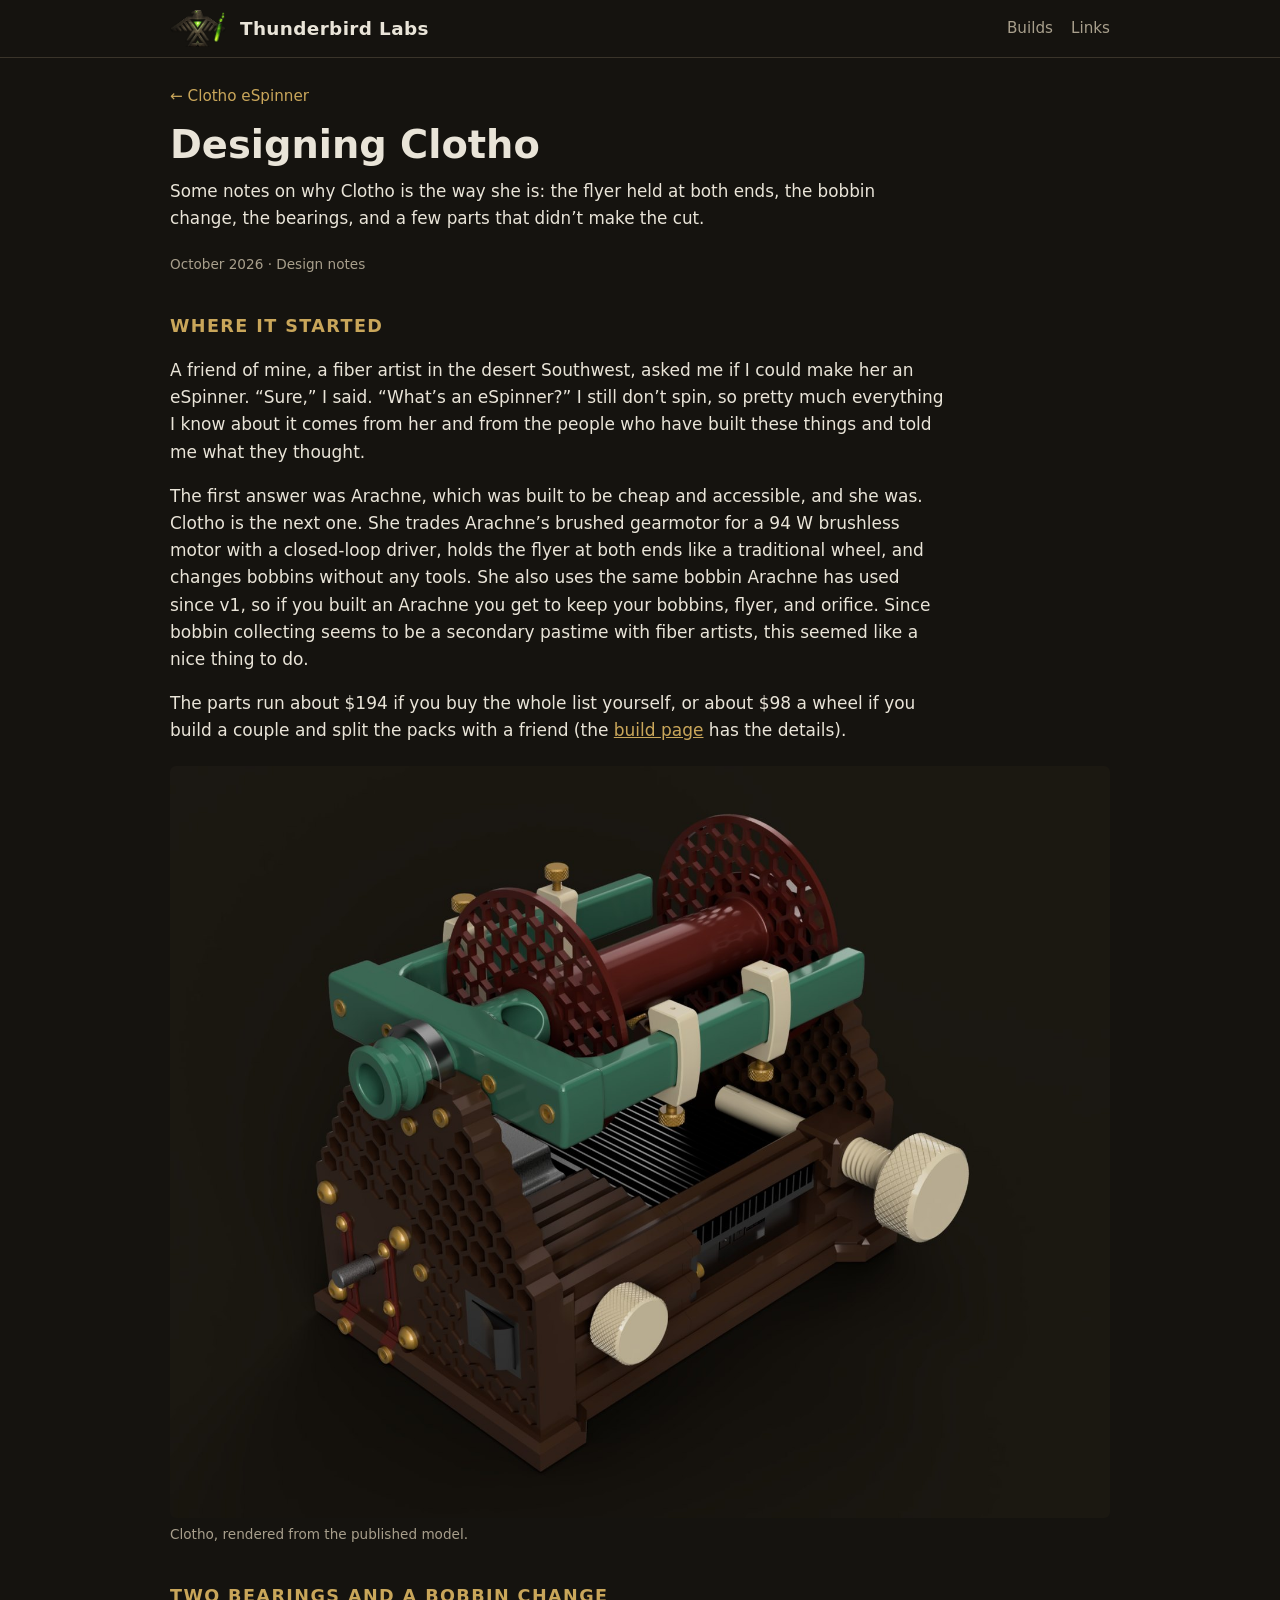
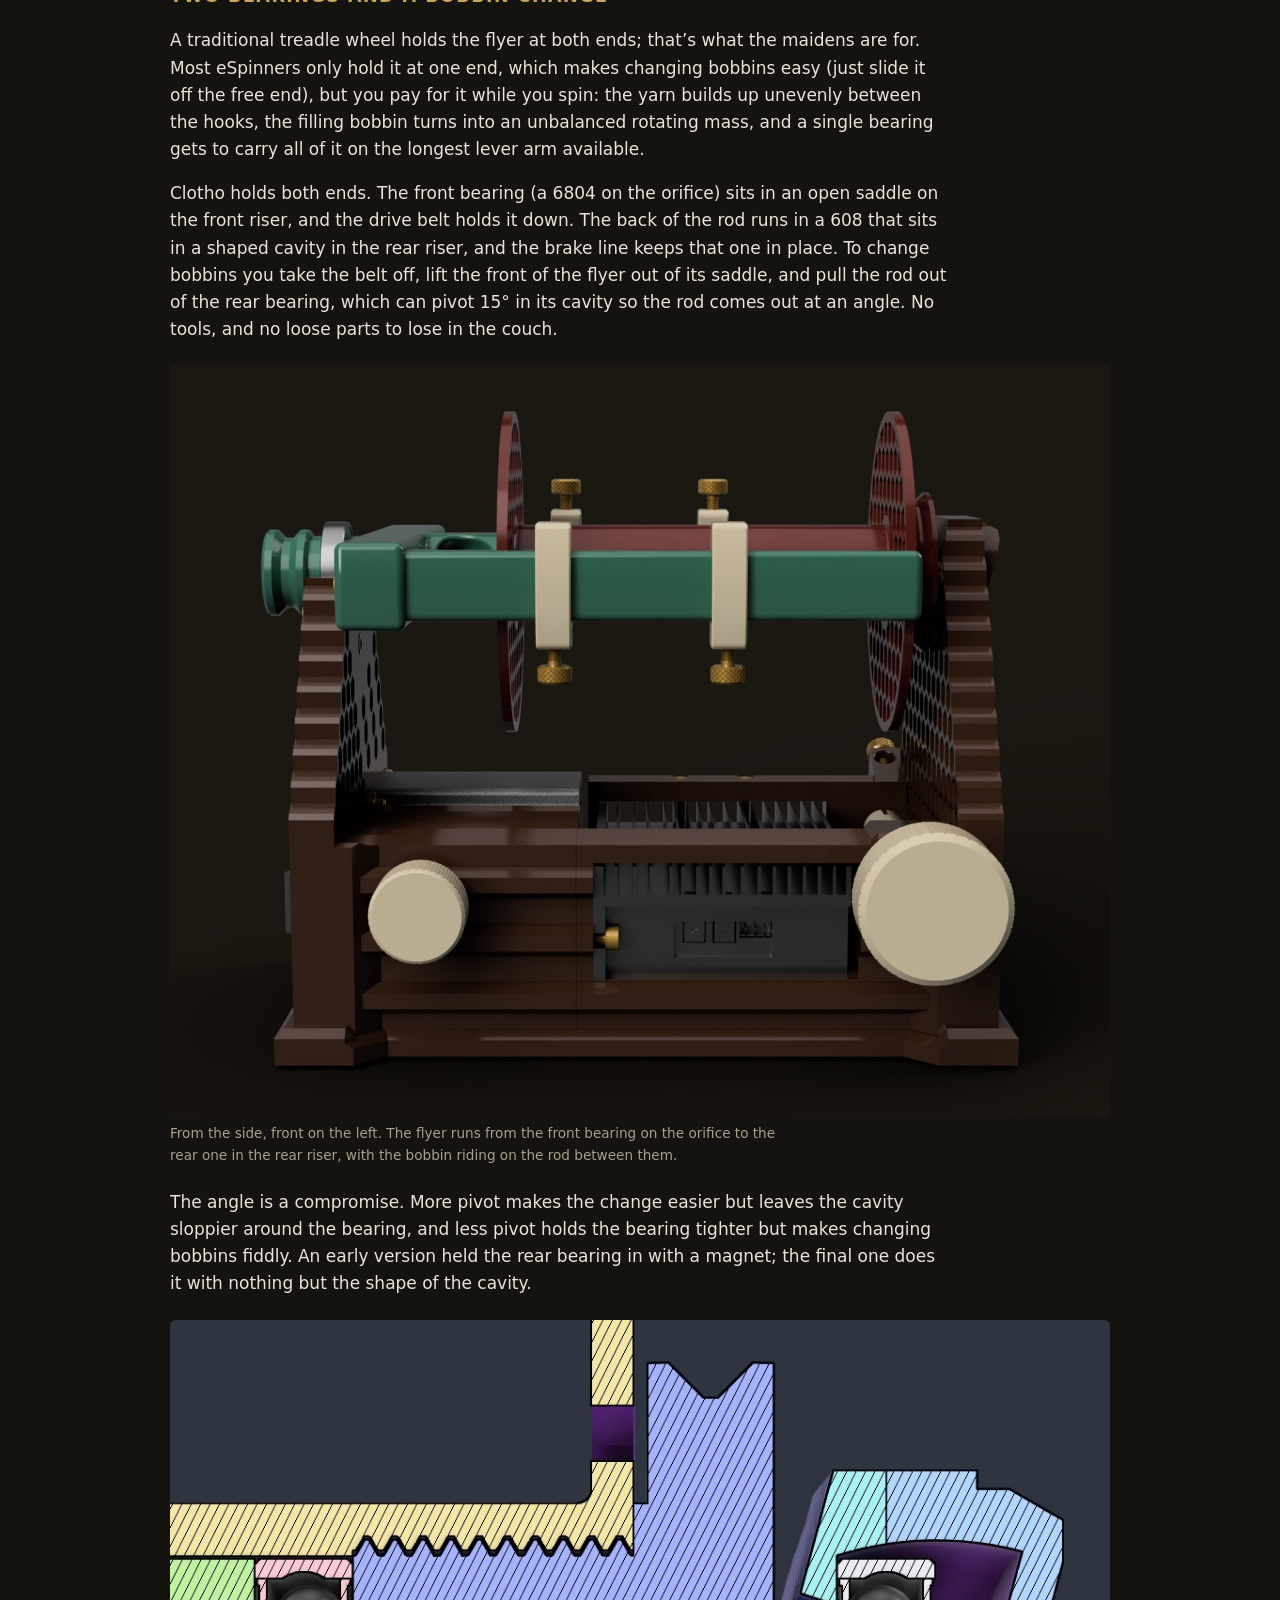
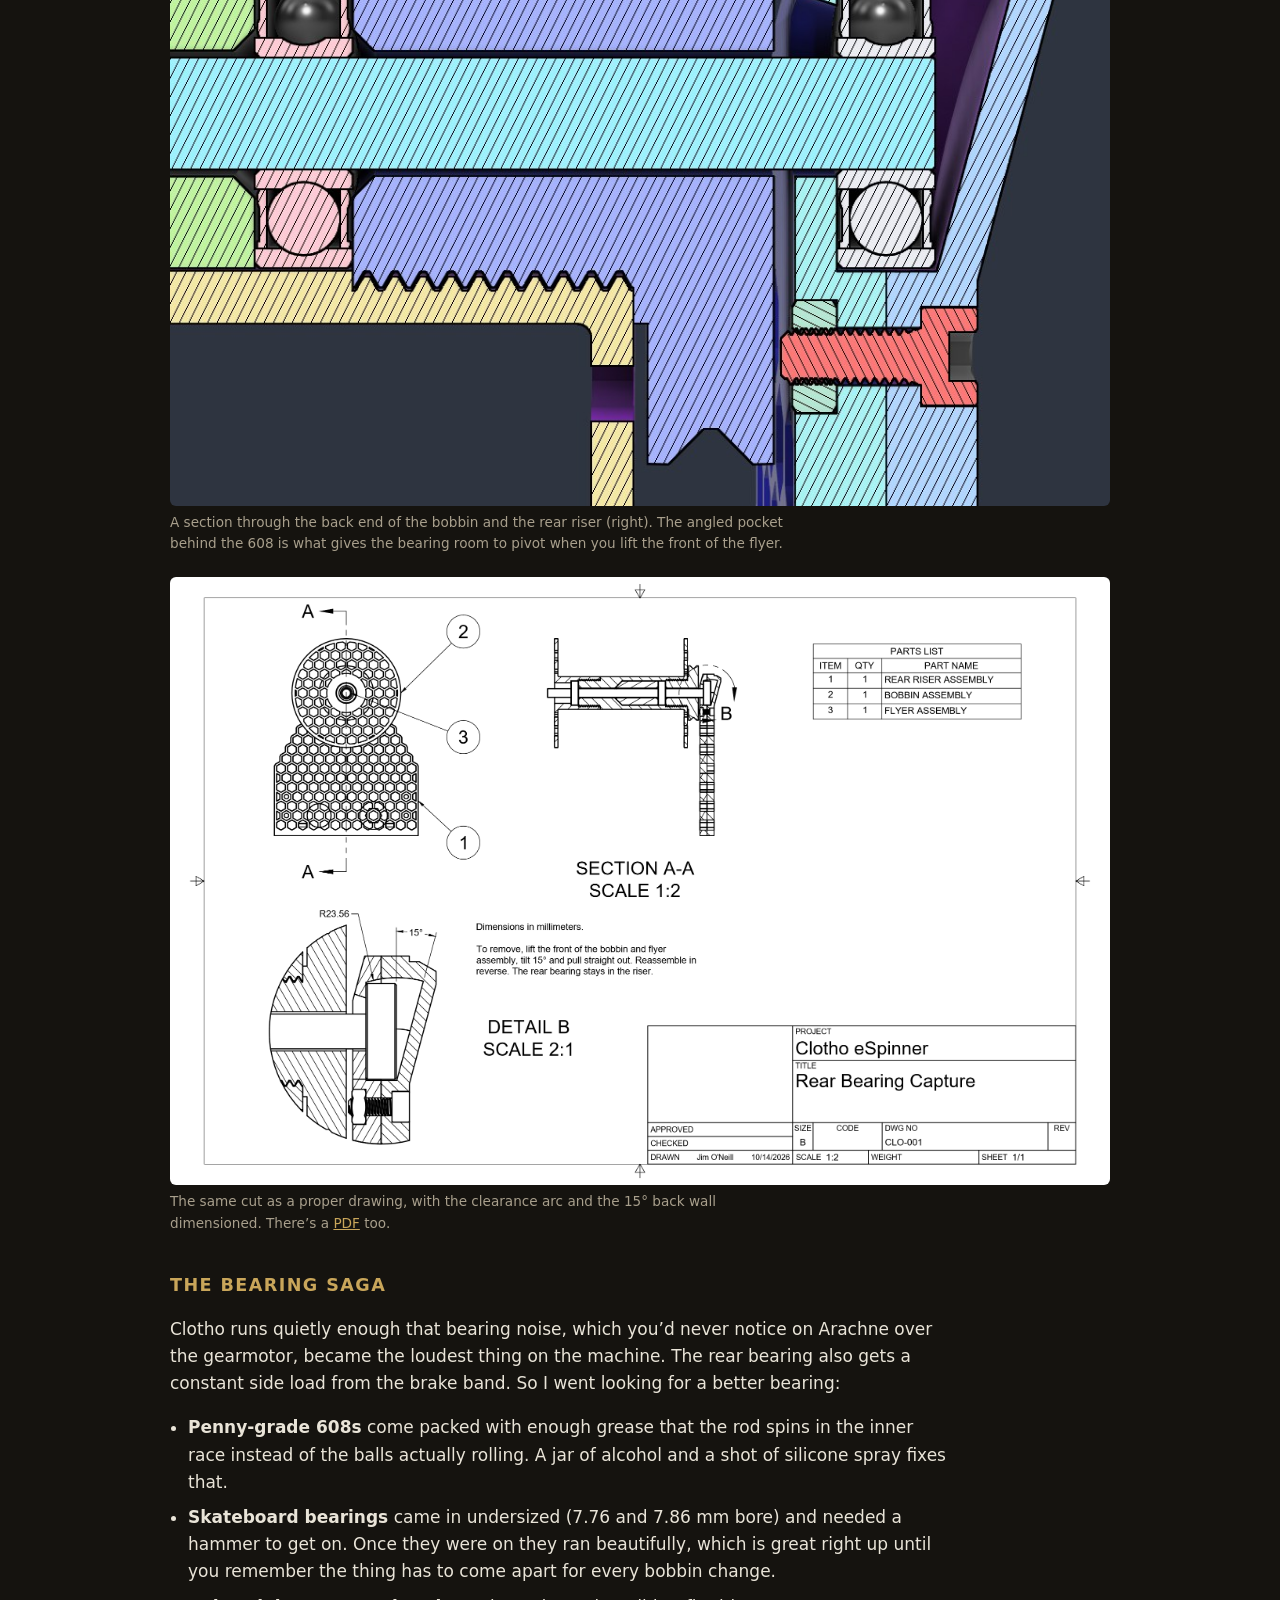
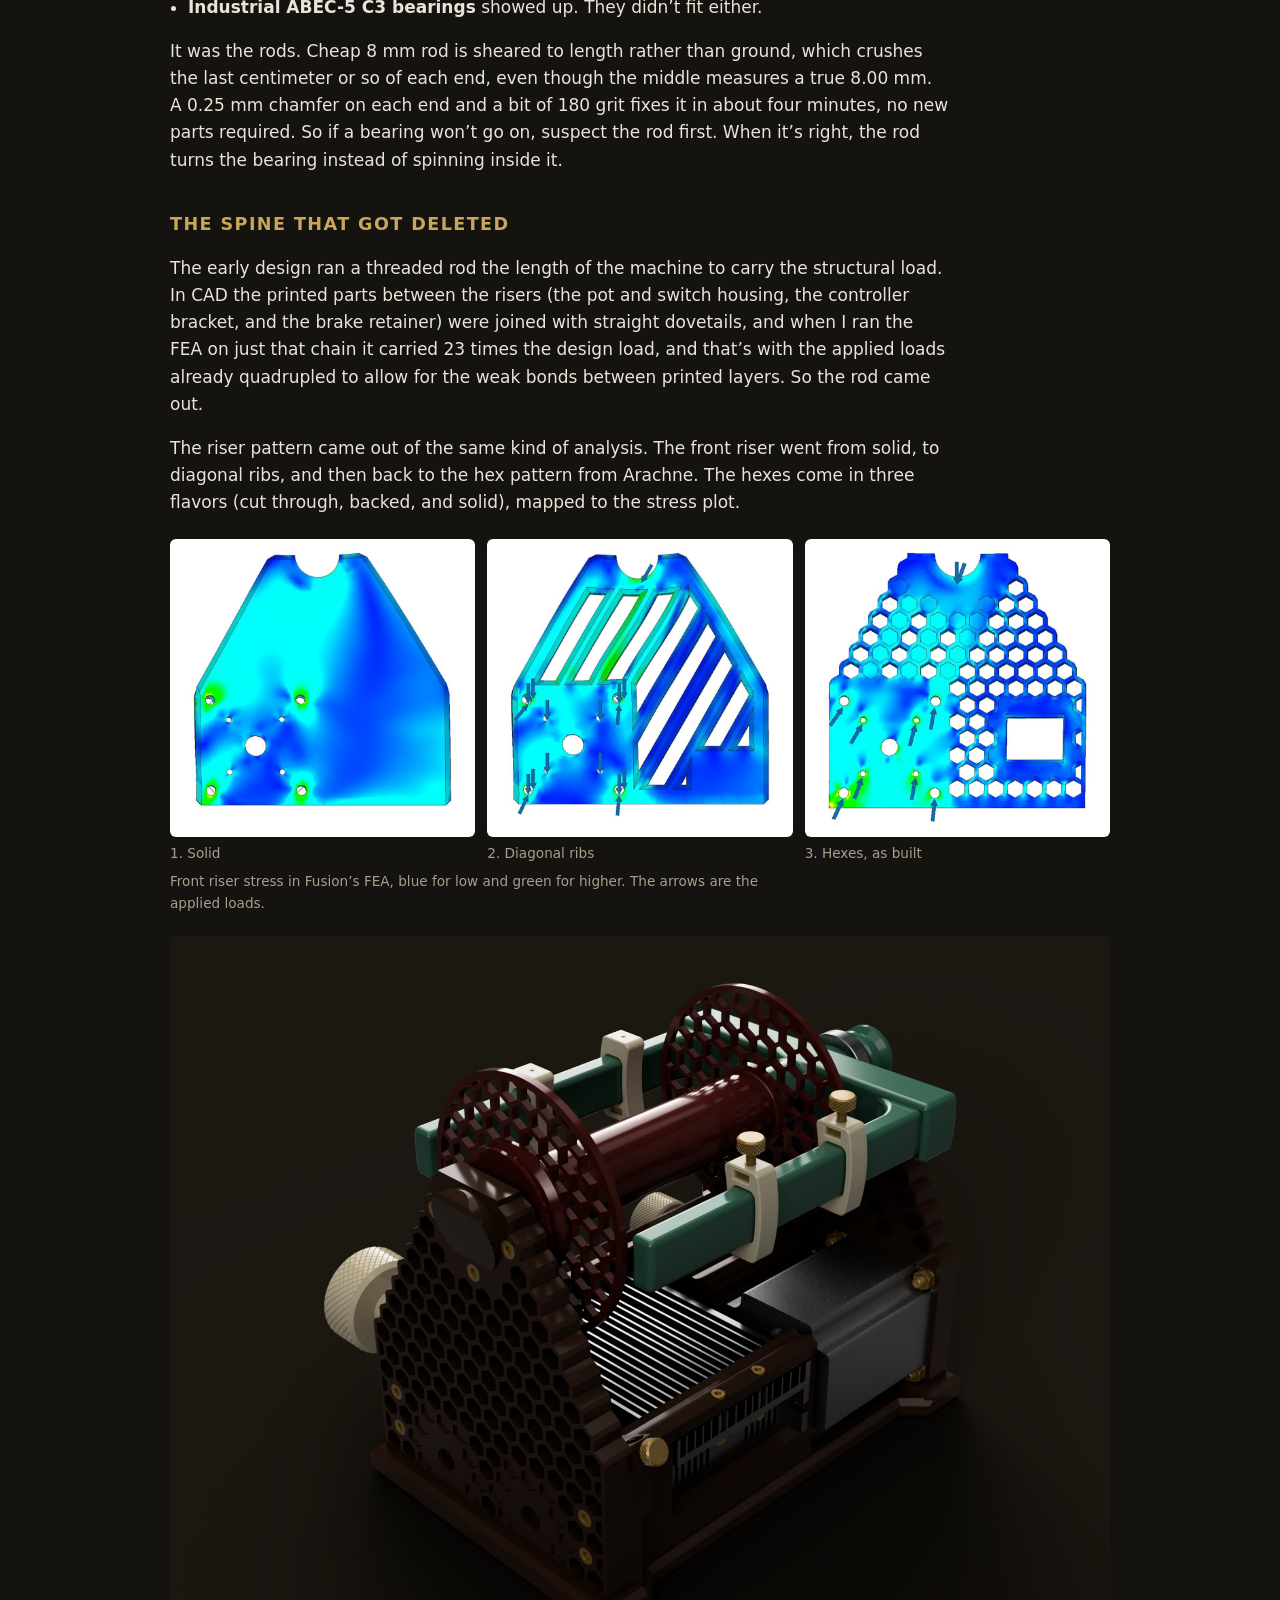
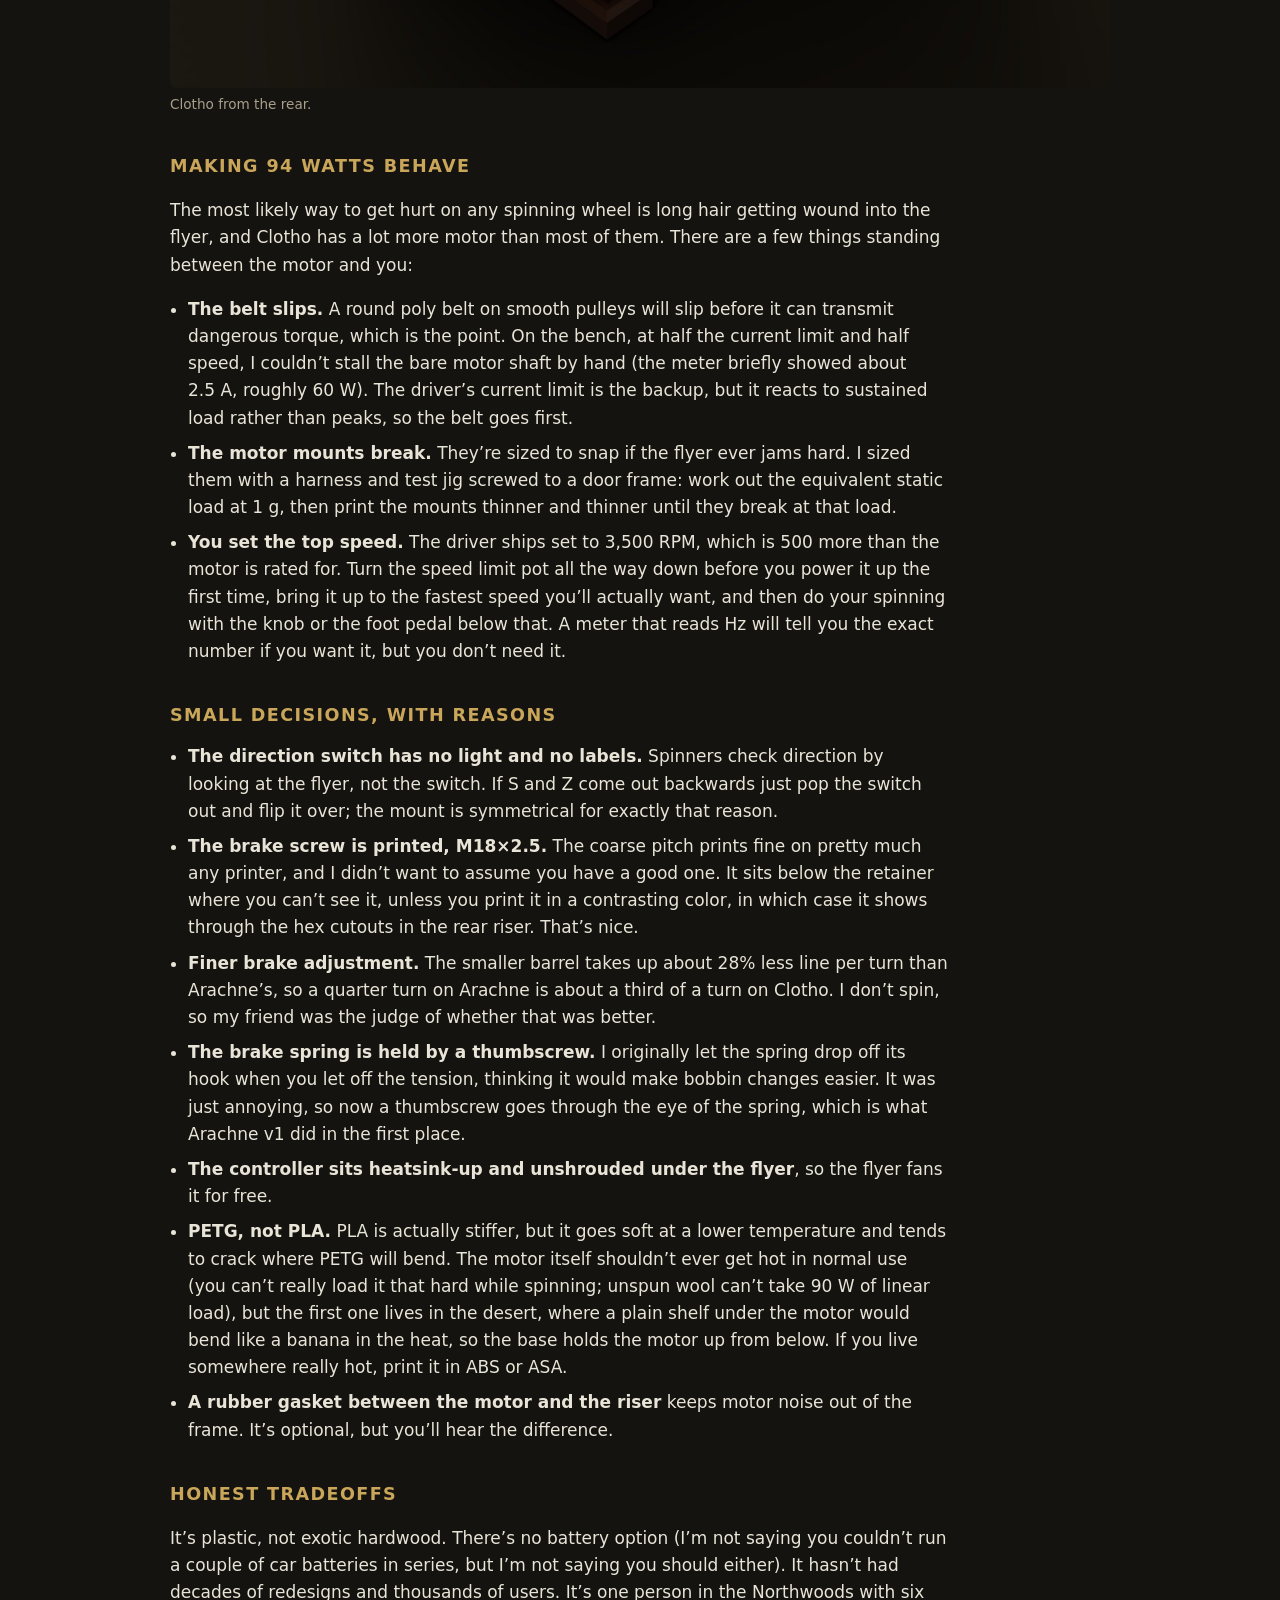
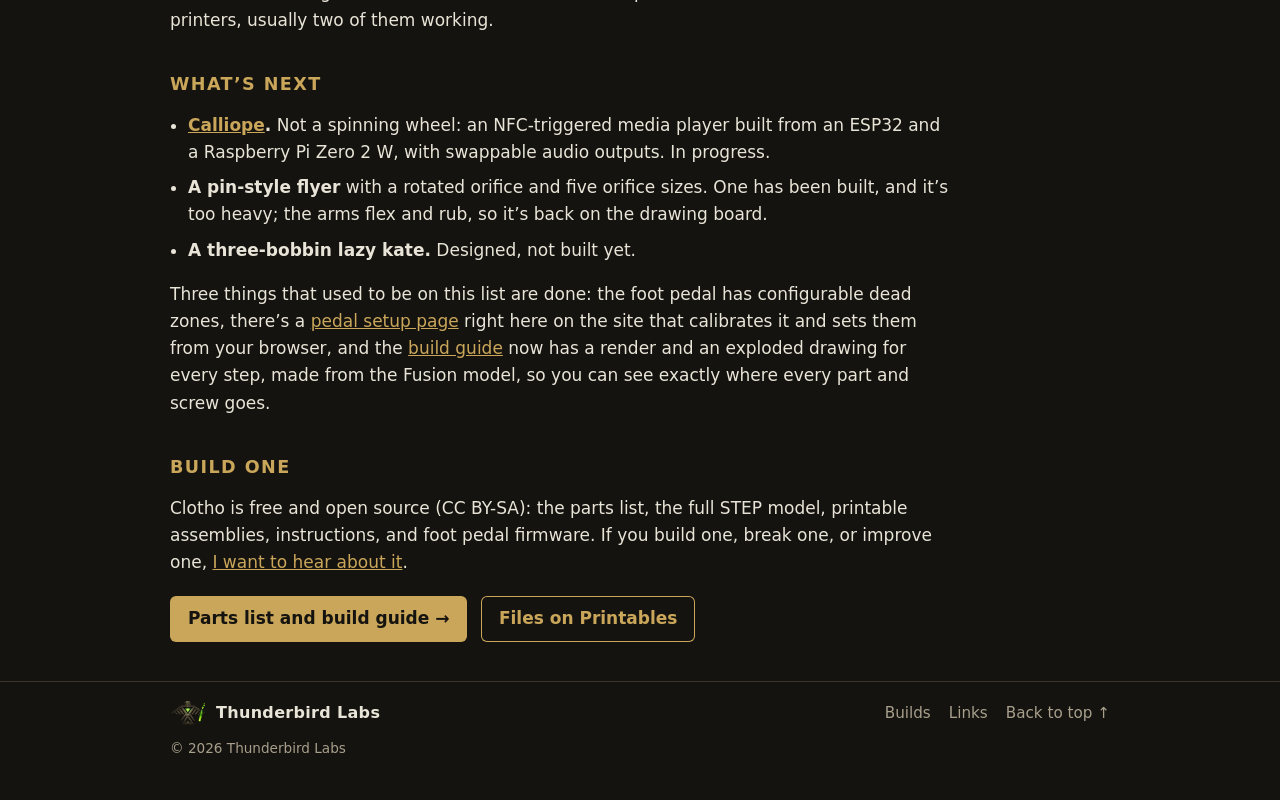
<file: clotho-design.html>
<!doctype html>
<html lang="en">
<head>
<meta charset="utf-8">
<meta name="viewport" content="width=device-width, initial-scale=1">
<title>Designing Clotho – Thunderbird Labs</title>
<meta name="description" content="Why Clotho is the way she is: a flyer held at both ends, a bobbin change with no tools, the bearing saga, and the spine that got deleted.">
<meta property="og:title" content="Designing Clotho – Thunderbird Labs">
<meta property="og:description" content="Design notes on the Clotho eSpinner: a flyer held at both ends, a tool-free bobbin change, a deleted spine, and the bearing saga.">
<meta property="og:image" content="https://thunderbirdlabs.com/images/clotho-front.jpg">
<meta property="og:url" content="https://thunderbirdlabs.com/clotho-design">
<link rel="icon" type="image/png" href="images/favicon.png">
<link rel="apple-touch-icon" href="images/apple-touch-icon.png">
<link rel="stylesheet" href="style.css">
</head>
<body>

<header>
  <div class="wrap">
    <a class="brand" href="index.html"><img src="images/logo.png" alt=""><span class="name">Thunderbird Labs</span></a>
    <nav>
      <a href="index.html#builds">Builds</a>
      <a href="index.html#links">Links</a>
    </nav>
  </div>
</header>

<main class="wrap project article">
  <a class="back" href="clotho.html">&larr; Clotho eSpinner</a>

  <div class="project-head">
    <h1>Designing Clotho</h1>
  </div>
  <p class="lede">Some notes on why Clotho is the way she is: the flyer held at both ends, the bobbin change, the bearings, and a few parts that didn&rsquo;t make the cut.</p>
  <p class="caption">October 2026 &middot; Design notes</p>

  <h2>Where it started</h2>
  <p>A friend of mine, a fiber artist in the desert Southwest, asked me if I could make her an eSpinner. &ldquo;Sure,&rdquo; I said. &ldquo;What&rsquo;s an eSpinner?&rdquo; I still don&rsquo;t spin, so pretty much everything I know about it comes from her and from the people who have built these things and told me what they thought.</p>
  <p>The first answer was Arachne, which was built to be cheap and accessible, and she was. Clotho is the next one. She trades Arachne&rsquo;s brushed gearmotor for a 94&nbsp;W brushless motor with a closed-loop driver, holds the flyer at both ends like a traditional wheel, and changes bobbins without any tools. She also uses the same bobbin Arachne has used since v1, so if you built an Arachne you get to keep your bobbins, flyer, and orifice. Since bobbin collecting seems to be a secondary pastime with fiber artists, this seemed like a nice thing to do.</p>
  <p>The parts run about $194 if you buy the whole list yourself, or about $98 a wheel if you build a couple and split the packs with a friend (the <a href="clotho-build.html">build page</a> has the details).</p>

  <figure>
    <img src="images/clotho-front.jpg" alt="Clotho eSpinner, front three-quarter view, with a dark brown frame, jade flyer and oxblood bobbin">
    <p class="caption">Clotho, rendered from the published model.</p>
  </figure>

  <h2>Two bearings and a bobbin change</h2>
  <p>A traditional treadle wheel holds the flyer at both ends; that&rsquo;s what the maidens are for. Most eSpinners only hold it at one end, which makes changing bobbins easy (just slide it off the free end), but you pay for it while you spin: the yarn builds up unevenly between the hooks, the filling bobbin turns into an unbalanced rotating mass, and a single bearing gets to carry all of it on the longest lever arm available.</p>
  <p>Clotho holds both ends. The front bearing (a 6804 on the orifice) sits in an open saddle on the front riser, and the drive belt holds it down. The back of the rod runs in a 608 that sits in a shaped cavity in the rear riser, and the brake line keeps that one in place. To change bobbins you take the belt off, lift the front of the flyer out of its saddle, and pull the rod out of the rear bearing, which can pivot 15&deg; in its cavity so the rod comes out at an angle. No tools, and no loose parts to lose in the couch.</p>
  <figure>
    <img src="images/clotho-side.jpg" alt="Side view of Clotho with the front on the left, showing the flyer running from the front bearing on the orifice to the rear bearing in the rear riser, with the bobbin between the arms" loading="lazy">
    <p class="caption">From the side, front on the left. The flyer runs from the front bearing on the orifice to the rear one in the rear riser, with the bobbin riding on the rod between them.</p>
  </figure>
  <p>The angle is a compromise. More pivot makes the change easier but leaves the cavity sloppier around the bearing, and less pivot holds the bearing tighter but makes changing bobbins fiddly. An early version held the rear bearing in with a magnet; the final one does it with nothing but the shape of the cavity.</p>
  <figure>
    <img src="images/clotho-rear-cavity-section.jpg" alt="Section view through the rear riser and the back of the bobbin, showing the rod running through a 608 bearing that sits in a tapered pocket in the riser" loading="lazy">
    <p class="caption">A section through the back end of the bobbin and the rear riser (right). The angled pocket behind the 608 is what gives the bearing room to pivot when you lift the front of the flyer.</p>
  </figure>
  <figure>
    <img src="images/clotho-rear-bearing-drawing.png" alt="Engineering drawing CLO-001, Rear Bearing Capture: a front view of the rear riser and bobbin, section A-A along the rod, and detail B of the bearing pocket with the R23.56 clearance arc and the 15 degree back wall dimensioned, plus a parts list" loading="lazy">
    <p class="caption">The same cut as a proper drawing, with the clearance arc and the 15&deg; back wall dimensioned. There&rsquo;s a <a href="clotho-rear-bearing-capture.pdf">PDF</a> too.</p>
  </figure>

  <h2>The bearing saga</h2>
  <p>Clotho runs quietly enough that bearing noise, which you&rsquo;d never notice on Arachne over the gearmotor, became the loudest thing on the machine. The rear bearing also gets a constant side load from the brake band. So I went looking for a better bearing:</p>
  <ul class="notes">
    <li><b>Penny-grade 608s</b> come packed with enough grease that the rod spins in the inner race instead of the balls actually rolling. A jar of alcohol and a shot of silicone spray fixes that.</li>
    <li><b>Skateboard bearings</b> came in undersized (7.76 and 7.86&nbsp;mm bore) and needed a hammer to get on. Once they were on they ran beautifully, which is great right up until you remember the thing has to come apart for every bobbin change.</li>
    <li><b>Industrial ABEC-5 C3 bearings</b> showed up. They didn&rsquo;t fit either.</li>
  </ul>
  <p>It was the rods. Cheap 8&nbsp;mm rod is sheared to length rather than ground, which crushes the last centimeter or so of each end, even though the middle measures a true 8.00&nbsp;mm. A 0.25&nbsp;mm chamfer on each end and a bit of 180 grit fixes it in about four minutes, no new parts required. So if a bearing won&rsquo;t go on, suspect the rod first. When it&rsquo;s right, the rod turns the bearing instead of spinning inside it.</p>

  <h2>The spine that got deleted</h2>
  <p>The early design ran a threaded rod the length of the machine to carry the structural load. In CAD the printed parts between the risers (the pot and switch housing, the controller bracket, and the brake retainer) were joined with straight dovetails, and when I ran the FEA on just that chain it carried 23 times the design load, and that&rsquo;s with the applied loads already quadrupled to allow for the weak bonds between printed layers. So the rod came out.</p>
  <p>The riser pattern came out of the same kind of analysis. The front riser went from solid, to diagonal ribs, and then back to the hex pattern from Arachne. The hexes come in three flavors (cut through, backed, and solid), mapped to the stress plot.</p>
  <div class="fea">
    <figure><img src="images/clotho-riser-fea-solid.jpg" alt="FEA stress plot of a solid front riser, low stress across most of the plate with small concentrations at the motor bolt holes" loading="lazy"><p class="caption">1. Solid</p></figure>
    <figure><img src="images/clotho-riser-fea-ribs.jpg" alt="FEA stress plot of the front riser with diagonal rib cutouts, one rib showing higher stress" loading="lazy"><p class="caption">2. Diagonal ribs</p></figure>
    <figure><img src="images/clotho-riser-fea-hex.jpg" alt="FEA stress plot of the final front riser with a hex pattern, some hexes cut through and some backed, solid around the motor mount" loading="lazy"><p class="caption">3. Hexes, as built</p></figure>
  </div>
  <p class="caption">Front riser stress in Fusion&rsquo;s FEA, blue for low and green for higher. The arrows are the applied loads.</p>
  <figure>
    <img src="images/clotho-rear.jpg" alt="Clotho from the rear, showing the motor, the driver&rsquo;s heat sink and the hex-patterned rear riser" loading="lazy">
    <p class="caption">Clotho from the rear.</p>
  </figure>

  <h2>Making 94 watts behave</h2>
  <p>The most likely way to get hurt on any spinning wheel is long hair getting wound into the flyer, and Clotho has a lot more motor than most of them. There are a few things standing between the motor and you:</p>
  <ul class="notes">
    <li><b>The belt slips.</b> A round poly belt on smooth pulleys will slip before it can transmit dangerous torque, which is the point. On the bench, at half the current limit and half speed, I couldn&rsquo;t stall the bare motor shaft by hand (the meter briefly showed about 2.5&nbsp;A, roughly 60&nbsp;W). The driver&rsquo;s current limit is the backup, but it reacts to sustained load rather than peaks, so the belt goes first.</li>
    <li><b>The motor mounts break.</b> They&rsquo;re sized to snap if the flyer ever jams hard. I sized them with a harness and test jig screwed to a door frame: work out the equivalent static load at 1&nbsp;g, then print the mounts thinner and thinner until they break at that load.</li>
    <li><b>You set the top speed.</b> The driver ships set to 3,500&nbsp;RPM, which is 500 more than the motor is rated for. Turn the speed limit pot all the way down before you power it up the first time, bring it up to the fastest speed you&rsquo;ll actually want, and then do your spinning with the knob or the foot pedal below that. A meter that reads Hz will tell you the exact number if you want it, but you don&rsquo;t need it.</li>
  </ul>

  <h2>Small decisions, with reasons</h2>
  <ul class="notes">
    <li><b>The direction switch has no light and no labels.</b> Spinners check direction by looking at the flyer, not the switch. If S and Z come out backwards just pop the switch out and flip it over; the mount is symmetrical for exactly that reason.</li>
    <li><b>The brake screw is printed, M18&times;2.5.</b> The coarse pitch prints fine on pretty much any printer, and I didn&rsquo;t want to assume you have a good one. It sits below the retainer where you can&rsquo;t see it, unless you print it in a contrasting color, in which case it shows through the hex cutouts in the rear riser. That&rsquo;s nice.</li>
    <li><b>Finer brake adjustment.</b> The smaller barrel takes up about 28% less line per turn than Arachne&rsquo;s, so a quarter turn on Arachne is about a third of a turn on Clotho. I don&rsquo;t spin, so my friend was the judge of whether that was better.</li>
    <li><b>The brake spring is held by a thumbscrew.</b> I originally let the spring drop off its hook when you let off the tension, thinking it would make bobbin changes easier. It was just annoying, so now a thumbscrew goes through the eye of the spring, which is what Arachne v1 did in the first place.</li>
    <li><b>The controller sits heatsink-up and unshrouded under the flyer</b>, so the flyer fans it for free.</li>
    <li><b>PETG, not PLA.</b> PLA is actually stiffer, but it goes soft at a lower temperature and tends to crack where PETG will bend. The motor itself shouldn&rsquo;t ever get hot in normal use (you can&rsquo;t really load it that hard while spinning; unspun wool can&rsquo;t take 90&nbsp;W of linear load), but the first one lives in the desert, where a plain shelf under the motor would bend like a banana in the heat, so the base holds the motor up from below. If you live somewhere really hot, print it in ABS or ASA.</li>
    <li><b>A rubber gasket between the motor and the riser</b> keeps motor noise out of the frame. It&rsquo;s optional, but you&rsquo;ll hear the difference.</li>
  </ul>

  <h2>Honest tradeoffs</h2>
  <p>It&rsquo;s plastic, not exotic hardwood. There&rsquo;s no battery option (I&rsquo;m not saying you couldn&rsquo;t run a couple of car batteries in series, but I&rsquo;m not saying you should either). It hasn&rsquo;t had decades of redesigns and thousands of users. It&rsquo;s one person in the Northwoods with six printers, usually two of them working.</p>

  <h2>What&rsquo;s next</h2>
  <ul class="notes">
    <li><b><a href="calliope.html">Calliope</a>.</b> Not a spinning wheel: an NFC-triggered media player built from an ESP32 and a Raspberry Pi Zero 2&nbsp;W, with swappable audio outputs. In progress.</li>
    <li><b>A pin-style flyer</b> with a rotated orifice and five orifice sizes. One has been built, and it&rsquo;s too heavy; the arms flex and rub, so it&rsquo;s back on the drawing board.</li>
    <li><b>A three-bobbin lazy kate.</b> Designed, not built yet.</li>
  </ul>
  <p>Three things that used to be on this list are done: the foot pedal has configurable dead zones, there&rsquo;s a <a href="clotho-pedal.html">pedal setup page</a> right here on the site that calibrates it and sets them from your browser, and the <a href="clotho-build.html#tools">build guide</a> now has a render and an exploded drawing for every step, made from the Fusion model, so you can see exactly where every part and screw goes.</p>

  <h2>Build one</h2>
  <div class="files">
    <p>Clotho is free and open source (CC BY-SA): the parts list, the full STEP model, printable assemblies, instructions, and foot pedal firmware. If you build one, break one, or improve one, <a href="mailto:thunderbirdlabs@gmail.com?subject=Clotho">I want to hear about it</a>.</p>
    <a class="button" href="clotho-build.html">Parts list and build guide &rarr;</a>
    <a class="button secondary" href="https://www.printables.com/model/1779646-clotho-espinner">Files on Printables</a>
  </div>
</main>

<footer>
  <div class="wrap">
    <a class="brand" href="index.html"><img src="images/logo.png" alt=""><span class="name">Thunderbird Labs</span></a>
    <nav>
      <a href="index.html#builds">Builds</a>
      <a href="index.html#links">Links</a>
      <a href="#top">Back to top &uarr;</a>
    </nav>
    <p class="copy">&copy; 2026 Thunderbird Labs</p>
  </div>
</footer>

<script src="lightbox.js"></script>
</body>
</html>
</file>
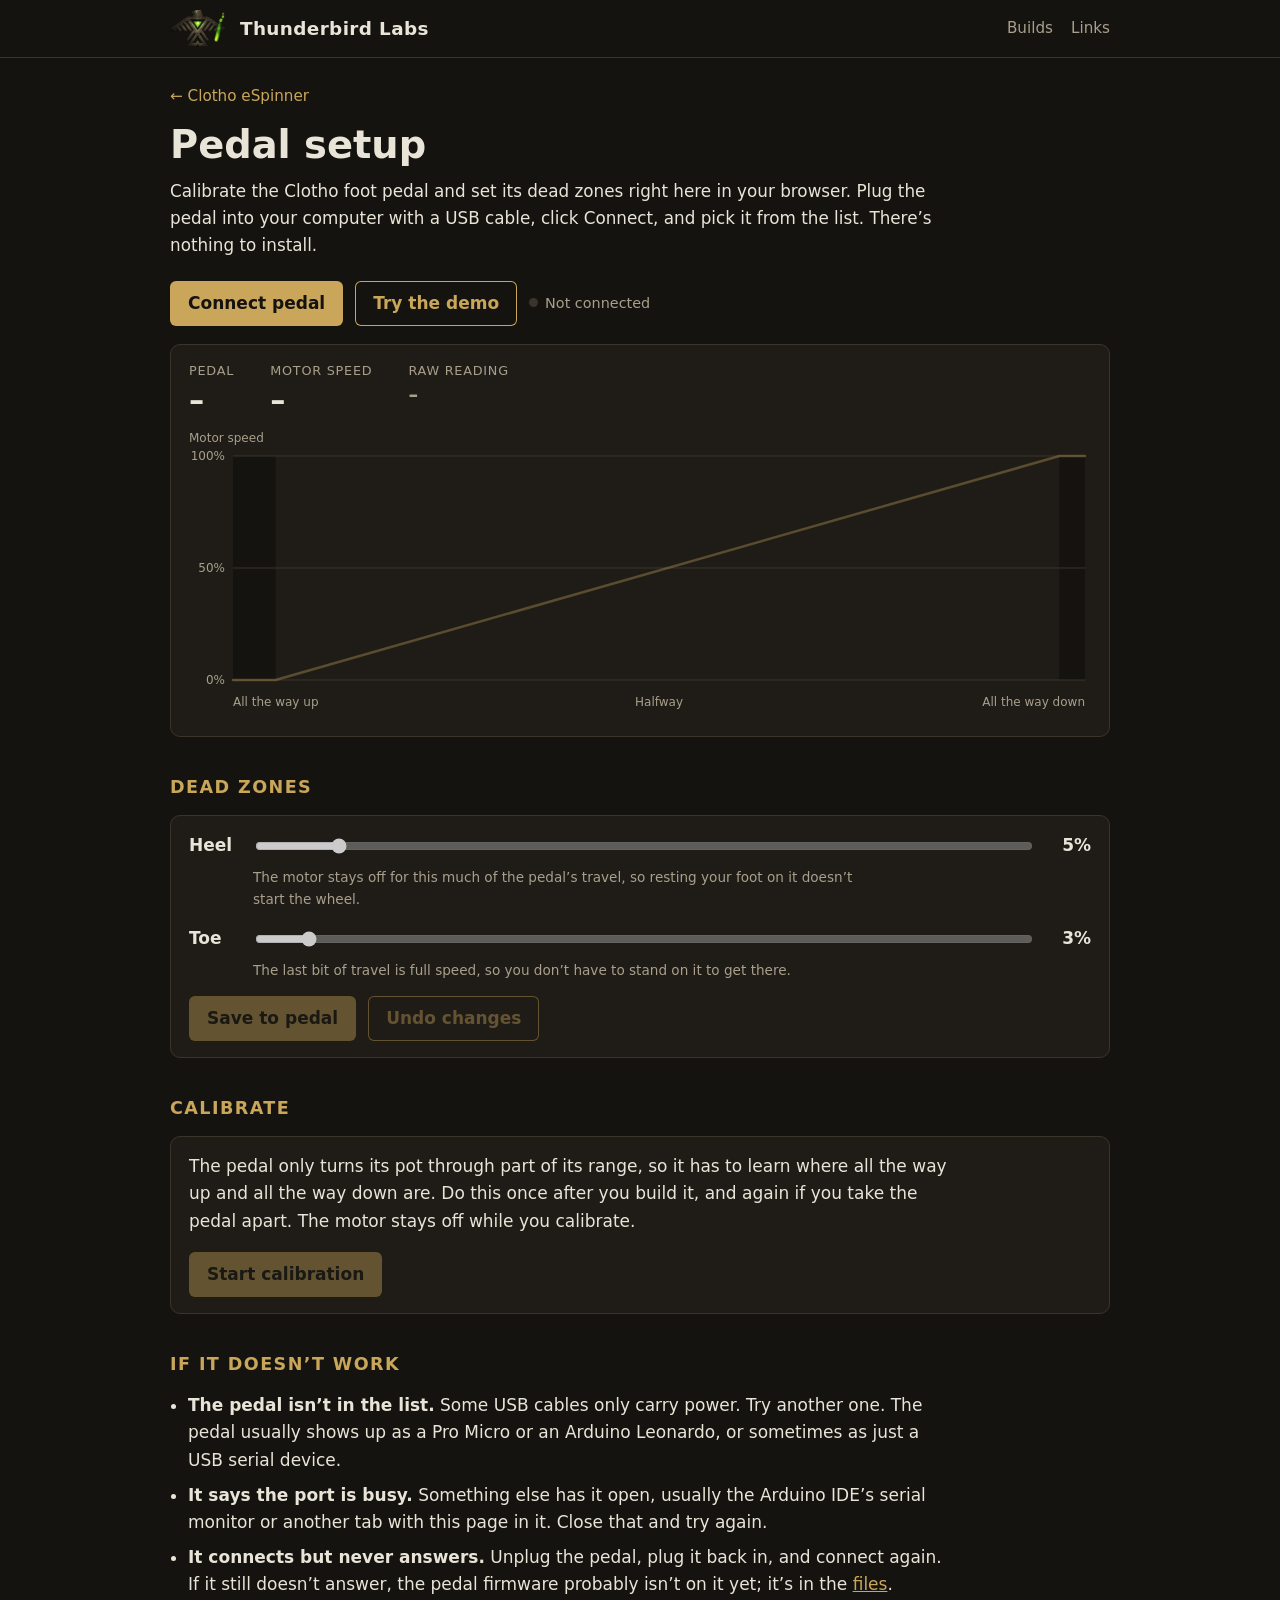
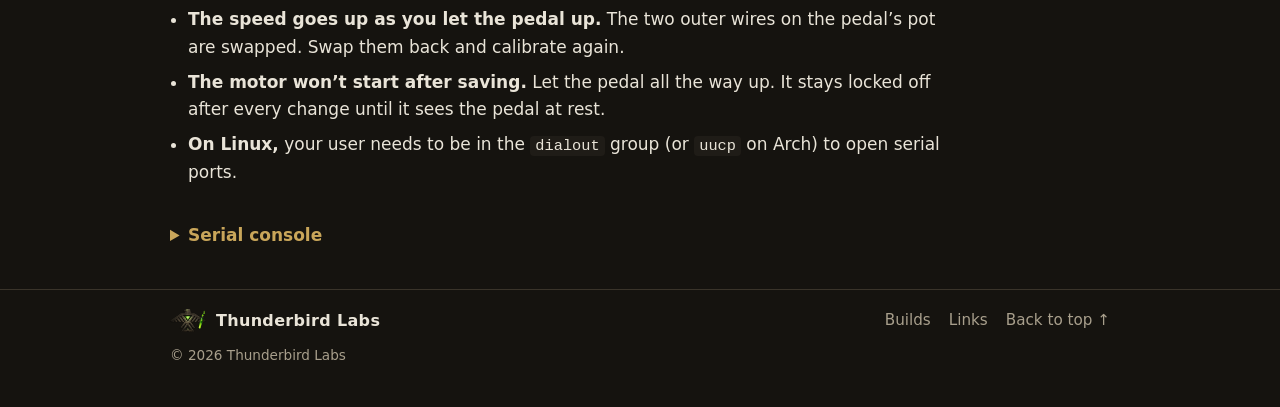
<file: clotho-pedal.html>
<!doctype html>
<html lang="en">
<head>
<meta charset="utf-8">
<meta name="viewport" content="width=device-width, initial-scale=1">
<title>Clotho Pedal Setup – Thunderbird Labs</title>
<meta name="description" content="Calibrate the Clotho foot pedal and set its dead zones from your browser, with nothing to install.">
<meta property="og:title" content="Clotho Pedal Setup – Thunderbird Labs">
<meta property="og:description" content="Calibrate the Clotho foot pedal and set its dead zones from your browser, with nothing to install.">
<meta property="og:image" content="https://thunderbirdlabs.com/images/clotho-pedal.jpg">
<meta property="og:url" content="https://thunderbirdlabs.com/clotho-pedal">
<link rel="icon" type="image/png" href="images/favicon.png">
<link rel="apple-touch-icon" href="images/apple-touch-icon.png">
<link rel="stylesheet" href="style.css">
</head>
<body>

<header>
  <div class="wrap">
    <a class="brand" href="index.html"><img src="images/logo.png" alt=""><span class="name">Thunderbird Labs</span></a>
    <nav>
      <a href="index.html#builds">Builds</a>
      <a href="index.html#links">Links</a>
    </nav>
  </div>
</header>

<main class="wrap project article pedal">
  <a class="back" href="clotho.html">&larr; Clotho eSpinner</a>

  <div class="project-head">
    <h1>Pedal setup</h1>
  </div>
  <p class="lede">Calibrate the Clotho foot pedal and set its dead zones right here in your browser. Plug the pedal into your computer with a USB cable, click Connect, and pick it from the list. There&rsquo;s nothing to install.</p>

  <p class="notice" id="unsupported" hidden>Your browser can&rsquo;t talk to USB devices, so this won&rsquo;t be able to find your pedal. It works in Chrome, Edge or Opera on a desktop or laptop, but not in Firefox or Safari, and not on phones. You can still try the demo.</p>

  <div class="connect-bar">
    <button class="button" id="connect" type="button">Connect pedal</button>
    <button class="button secondary" id="demo" type="button">Try the demo</button>
    <span class="conn" id="conn" role="status">Not connected</span>
  </div>

  <div class="panel" id="pedal-panel">
    <div class="readouts">
      <div><span class="label">Pedal</span><span class="value" id="r-pedal">&ndash;</span></div>
      <div><span class="label">Motor speed</span><span class="value" id="r-speed">&ndash;</span></div>
      <div><span class="label">Raw reading</span><span class="value small" id="r-adc">&ndash;</span></div>
    </div>
    <p class="notice" id="uncal" hidden>This pedal hasn&rsquo;t been calibrated yet. It&rsquo;s using the pot&rsquo;s whole range, but the pedal only turns it about a fifth of the way, so the motor might not run at all, or might only ever get a little bit of speed. <a href="#calibrate">Calibrate it below.</a></p>
    <p class="notice" id="locked" hidden>The motor is locked off until you let the pedal all the way up. It does that after every change so the wheel never starts on its own.</p>

    <div class="chart-wrap">
      <svg id="chart" role="img" aria-labelledby="chart-desc">
        <desc id="chart-desc">Motor speed for each position of the pedal.</desc>
      </svg>
      <div class="tip" id="tip" hidden></div>
    </div>
    <p class="legend" id="legend" hidden><span><span class="key new"></span>New settings</span> <span><span class="key saved"></span>On the pedal now</span> <span><span class="key dot"></span>Your foot</span></p>

    <div class="demo-pedal" id="demo-pedal" hidden>
      <label for="demo-press">Demo pedal: drag to press it</label>
      <input type="range" id="demo-press" min="0" max="1000" value="0">
    </div>
  </div>

  <h2>Dead zones</h2>
  <div class="panel">
    <div class="dz">
      <label for="dz-heel">Heel</label>
      <input type="range" id="dz-heel" min="0" max="50" value="5" disabled>
      <output id="dz-heel-out" for="dz-heel">5%</output>
      <p class="caption">The motor stays off for this much of the pedal&rsquo;s travel, so resting your foot on it doesn&rsquo;t start the wheel.</p>
    </div>
    <div class="dz">
      <label for="dz-toe">Toe</label>
      <input type="range" id="dz-toe" min="0" max="50" value="3" disabled>
      <output id="dz-toe-out" for="dz-toe">3%</output>
      <p class="caption">The last bit of travel is full speed, so you don&rsquo;t have to stand on it to get there.</p>
    </div>
    <div class="actions">
      <button class="button" id="dz-save" type="button" disabled>Save to pedal</button>
      <button class="button secondary" id="dz-undo" type="button" disabled>Undo changes</button>
      <span class="msg" id="dz-msg" role="status"></span>
    </div>
  </div>

  <h2 id="calibrate">Calibrate</h2>
  <div class="panel">
    <p>The pedal only turns its pot through part of its range, so it has to learn where all the way up and all the way down are. Do this once after you build it, and again if you take the pedal apart. The motor stays off while you calibrate.</p>
    <div id="cal-idle">
      <div class="actions">
        <button class="button" id="cal-start" type="button" disabled>Start calibration</button>
        <span class="msg" id="cal-done" role="status"></span>
      </div>
    </div>
    <div id="cal-run" hidden>
      <ol class="steps">
        <li>Press the pedal all the way down, then let it all the way up. Do that two or three times.</li>
        <li>When the bar below stops growing, click Save.</li>
      </ol>
      <div class="cal-bar" aria-hidden="true"><div class="seen" id="cal-seen"></div><div class="now" id="cal-now"></div></div>
      <p class="caption" id="cal-text">Waiting for the pedal&hellip;</p>
      <div class="actions">
        <button class="button" id="cal-save" type="button" disabled>Save</button>
        <button class="button secondary" id="cal-cancel" type="button">Cancel</button>
        <span class="msg" id="cal-msg" role="status"></span>
      </div>
    </div>
  </div>

  <h2>If it doesn&rsquo;t work</h2>
  <ul class="notes">
    <li><b>The pedal isn&rsquo;t in the list.</b> Some USB cables only carry power. Try another one. The pedal usually shows up as a Pro Micro or an Arduino Leonardo, or sometimes as just a USB serial device.</li>
    <li><b>It says the port is busy.</b> Something else has it open, usually the Arduino IDE&rsquo;s serial monitor or another tab with this page in it. Close that and try again.</li>
    <li><b>It connects but never answers.</b> Unplug the pedal, plug it back in, and connect again. If it still doesn&rsquo;t answer, the pedal firmware probably isn&rsquo;t on it yet; it&rsquo;s in the <a href="https://github.com/tbirdlabs/Clotho-eSpinner">files</a>.</li>
    <li><b>The speed goes up as you let the pedal up.</b> The two outer wires on the pedal&rsquo;s pot are swapped. Swap them back and calibrate again.</li>
    <li><b>The motor won&rsquo;t start after saving.</b> Let the pedal all the way up. It stays locked off after every change until it sees the pedal at rest.</li>
    <li><b>On Linux,</b> your user needs to be in the <code>dialout</code> group (or <code>uucp</code> on Arch) to open serial ports.</li>
  </ul>

  <details class="console">
    <summary>Serial console</summary>
    <p class="caption">Everything the pedal says, and everything this page says to it. You can type the pedal&rsquo;s commands (CAL, DZ, STATUS) here yourself.</p>
    <label class="caption"><input type="checkbox" id="log-status"> Show the constant STATUS checks</label>
    <pre id="log"></pre>
    <form id="send-form" class="send">
      <input type="text" id="send-text" autocomplete="off" spellcheck="false" placeholder="STATUS" aria-label="Command to send" disabled>
      <button class="button secondary" type="submit" id="send-btn" disabled>Send</button>
    </form>
  </details>
</main>

<footer>
  <div class="wrap">
    <a class="brand" href="index.html"><img src="images/logo.png" alt=""><span class="name">Thunderbird Labs</span></a>
    <nav>
      <a href="index.html#builds">Builds</a>
      <a href="index.html#links">Links</a>
      <a href="#top">Back to top &uarr;</a>
    </nav>
    <p class="copy">&copy; 2026 Thunderbird Labs</p>
  </div>
</footer>

<script src="clotho-pedal.js"></script>
</body>
</html>
</file>
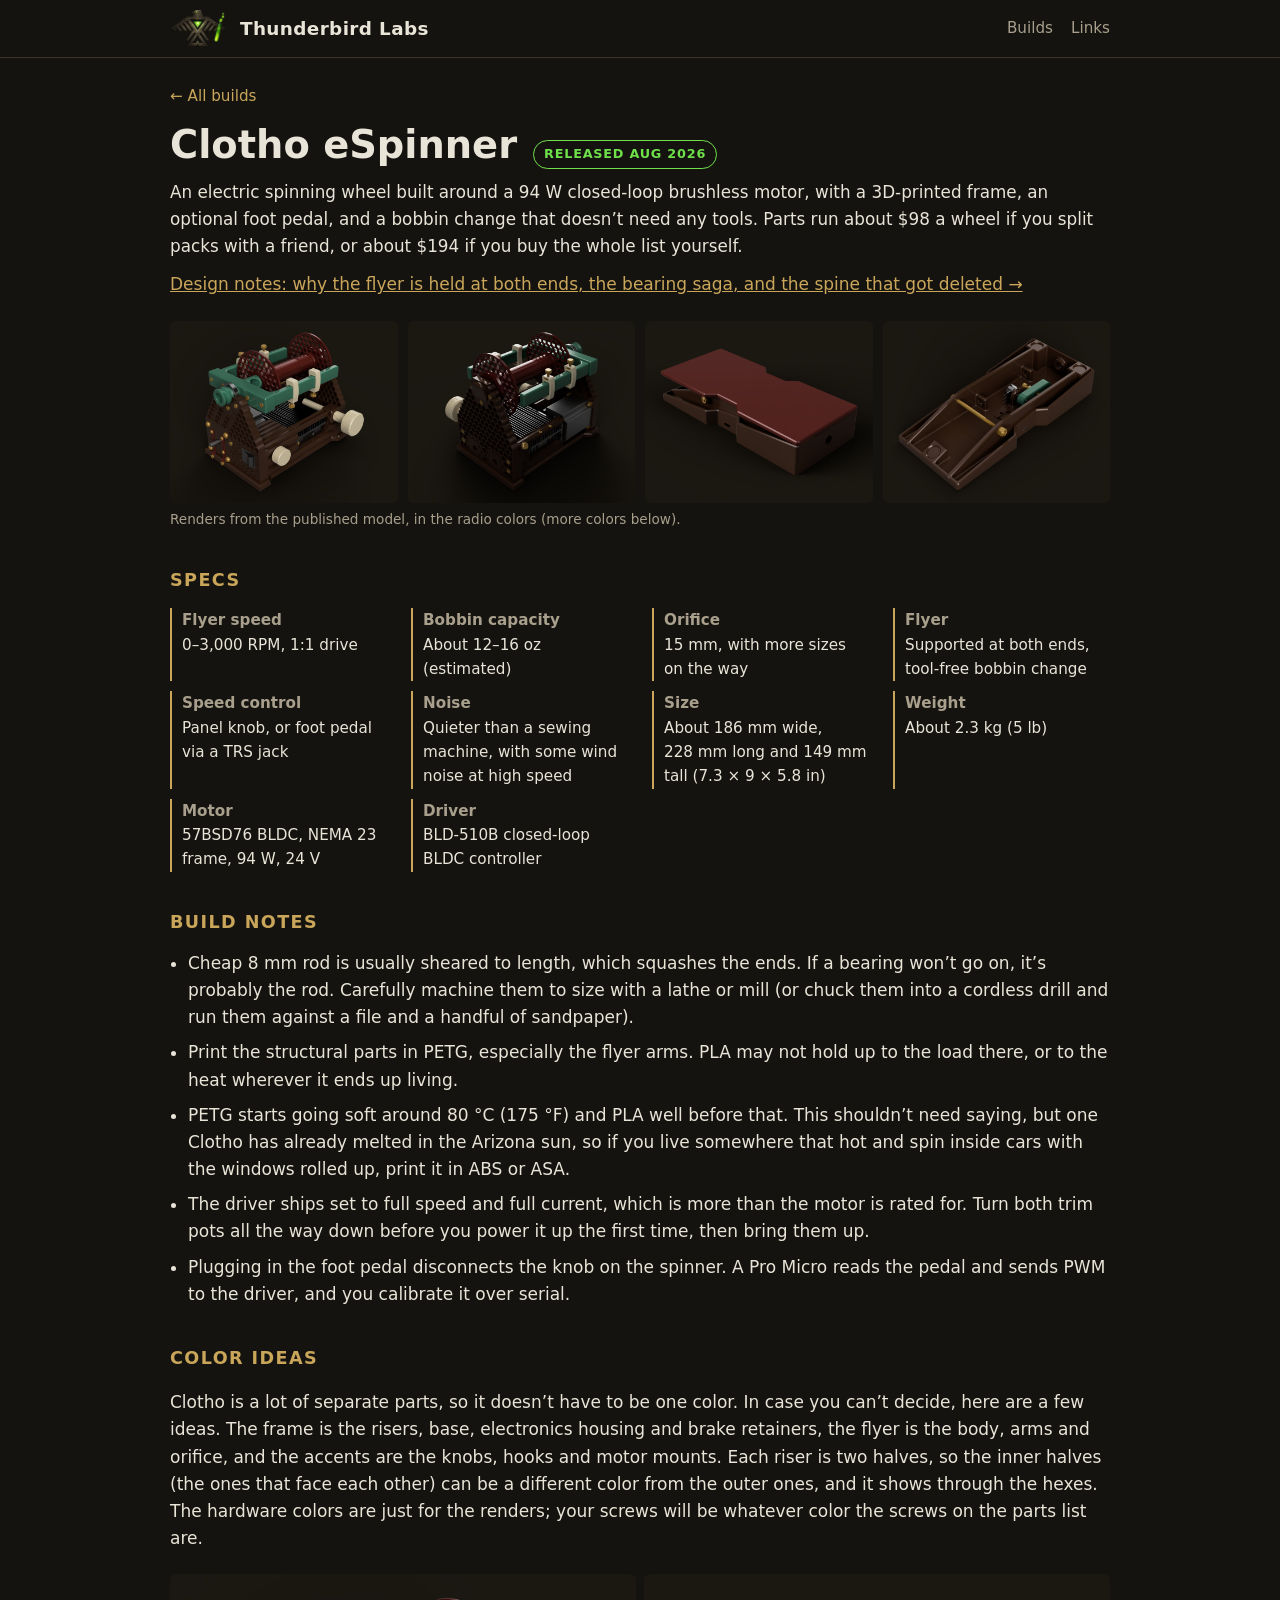
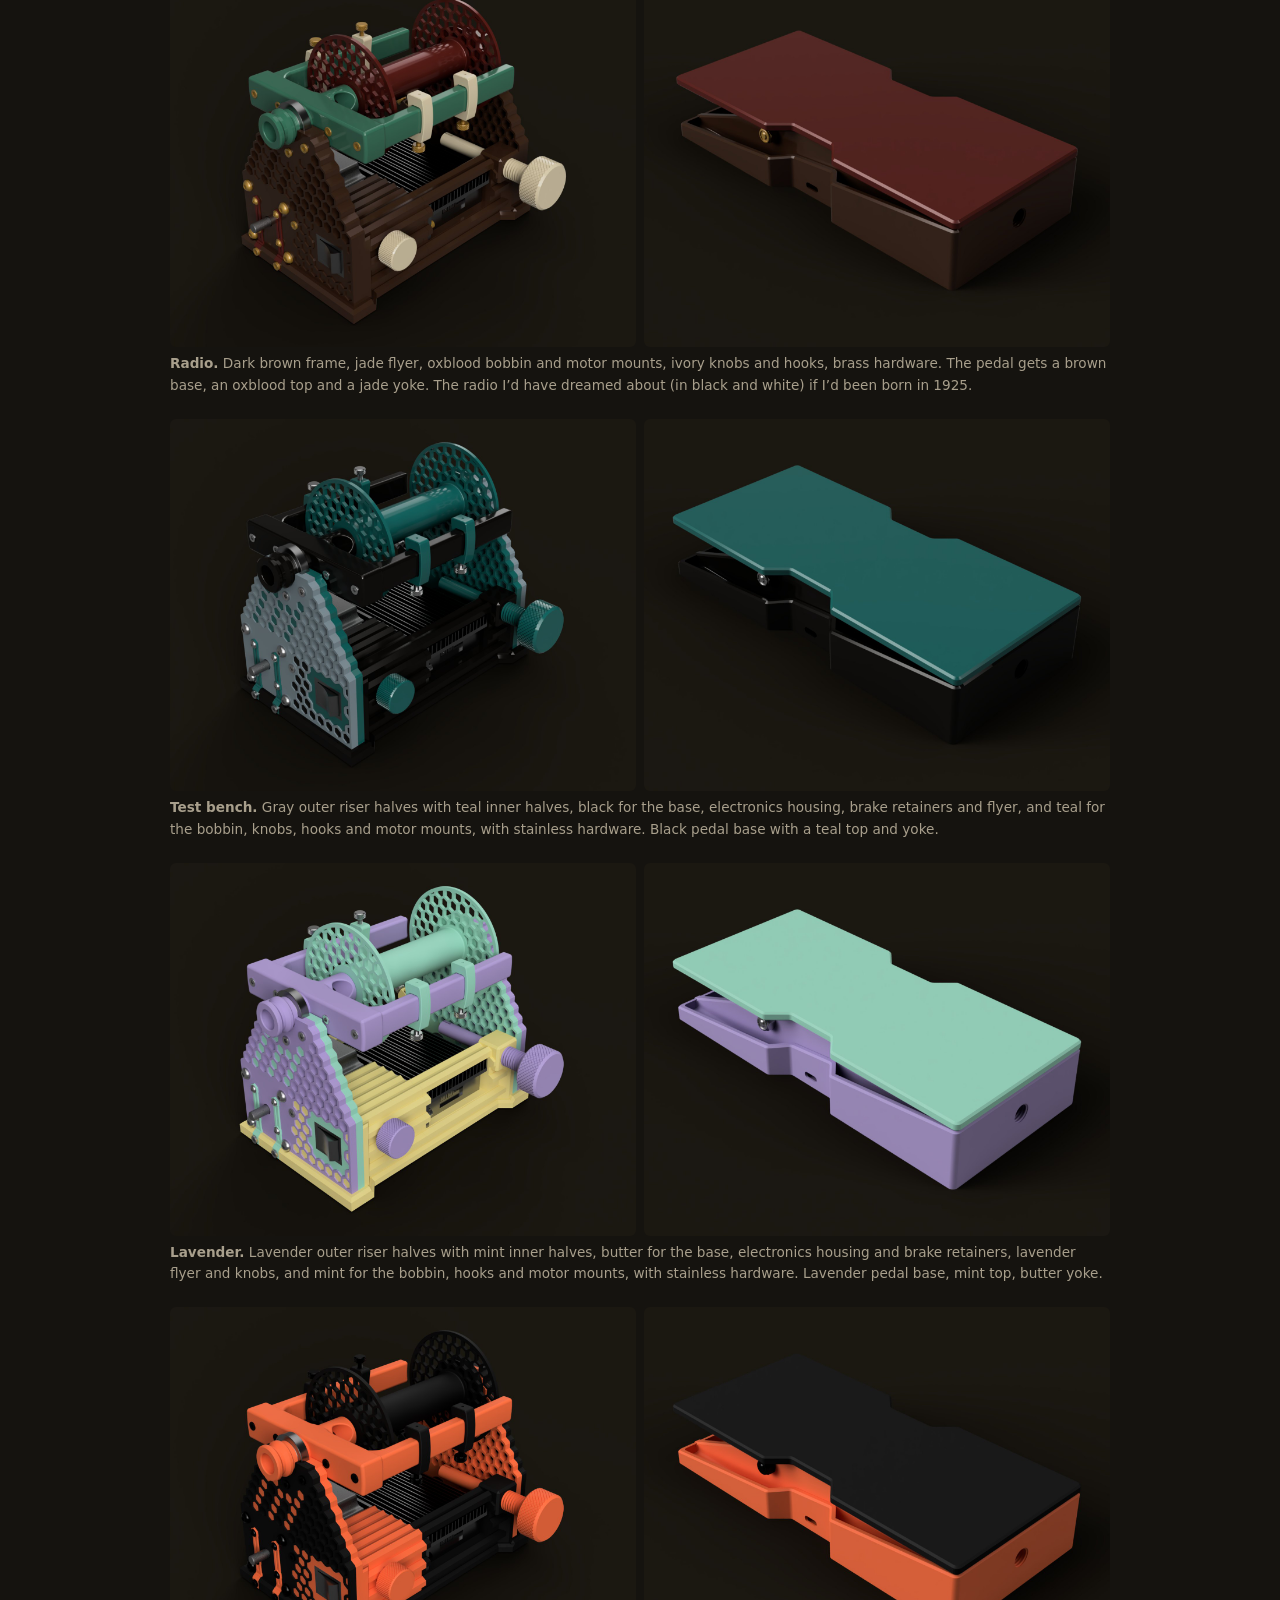
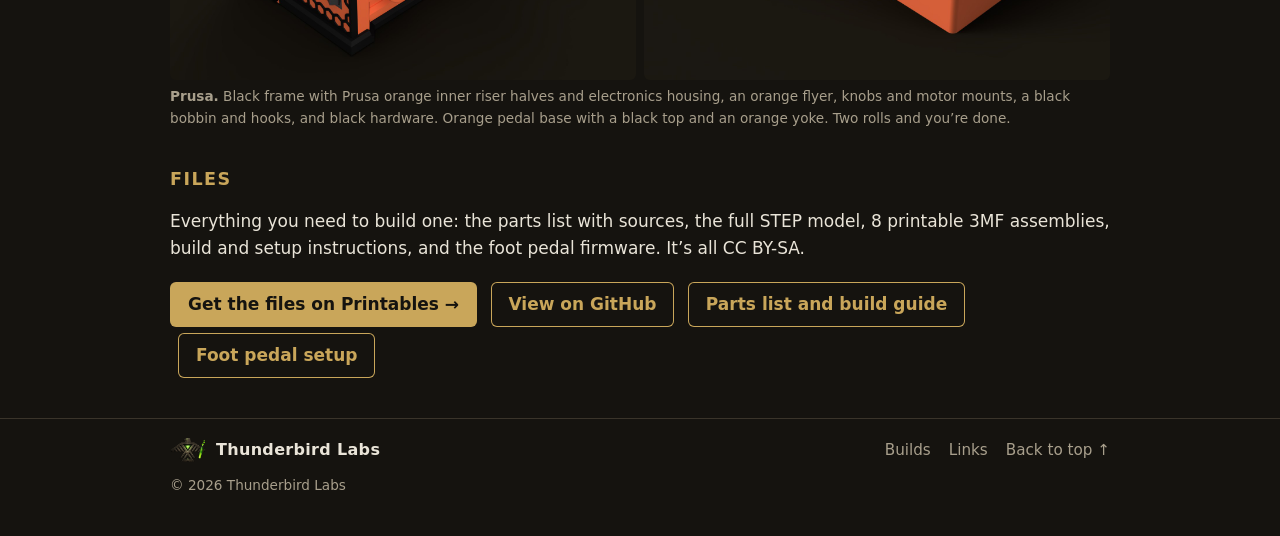
<file: clotho.html>
<!doctype html>
<html lang="en">
<head>
<meta charset="utf-8">
<meta name="viewport" content="width=device-width, initial-scale=1">
<title>Clotho eSpinner – Thunderbird Labs</title>
<meta name="description" content="A free, open source electric spinning wheel with a brushless motor, a 3D-printed frame, and an optional foot pedal. About $98 a wheel in parts.">
<meta property="og:title" content="Clotho eSpinner – Thunderbird Labs">
<meta property="og:description" content="A free, open source electric spinning wheel with a brushless motor, a 3D-printed frame, and an optional foot pedal. About $98 a wheel in parts.">
<meta property="og:image" content="https://thunderbirdlabs.com/images/clotho-front.jpg">
<meta property="og:url" content="https://thunderbirdlabs.com/clotho">
<link rel="icon" type="image/png" href="images/favicon.png">
<link rel="apple-touch-icon" href="images/apple-touch-icon.png">
<link rel="stylesheet" href="style.css">
</head>
<body>

<header>
  <div class="wrap">
    <a class="brand" href="index.html"><img src="images/logo.png" alt=""><span class="name">Thunderbird Labs</span></a>
    <nav>
      <a href="index.html#builds">Builds</a>
      <a href="index.html#links">Links</a>
    </nav>
  </div>
</header>

<main class="wrap project">
  <a class="back" href="index.html#builds">&larr; All builds</a>

  <div class="project-head">
    <h1>Clotho eSpinner</h1>
    <span class="status released">Released Aug 2026</span>
  </div>
  <p class="lede">An electric spinning wheel built around a 94&nbsp;W closed-loop brushless motor, with a 3D-printed frame, an optional foot pedal, and a bobbin change that doesn&rsquo;t need any tools. Parts run about $98 a wheel if you split packs with a friend, or about $194 if you buy the whole list yourself.</p>
  <p class="article-link"><a href="clotho-design.html">Design notes: why the flyer is held at both ends, the bearing saga, and the spine that got deleted &rarr;</a></p>

  <!-- TODO: add photos of the built spinner here, ahead of the renders -->
  <div class="gallery">
    <img src="images/clotho-front.jpg" alt="Clotho eSpinner, front three-quarter view, with a dark brown frame, jade flyer and oxblood bobbin">
    <img src="images/clotho-rear.jpg" alt="Clotho eSpinner from the rear, showing the motor, the driver&rsquo;s heat sink and the bobbin">
    <img src="images/clotho-pedal.jpg" alt="Clotho foot pedal with a dark brown base and oxblood top, showing the jack on the end" loading="lazy">
    <img src="images/clotho-pedal-open.jpg" alt="Clotho foot pedal with the top removed, showing the hinge rod, the green yoke on the potentiometer, and the board mounts" loading="lazy">
  </div>
  <p class="caption">Renders from the published model, in the radio colors (more colors below).</p>

  <h2>Specs</h2>
  <ul class="specs">
    <li><b>Flyer speed</b><br>0&ndash;3,000&nbsp;RPM, 1:1 drive</li>
    <li><b>Bobbin capacity</b><br>About 12&ndash;16&nbsp;oz (estimated)</li>
    <li><b>Orifice</b><br>15&nbsp;mm, with more sizes on the way</li>
    <li><b>Flyer</b><br>Supported at both ends, tool-free bobbin change</li>
    <li><b>Speed control</b><br>Panel knob, or foot pedal via a TRS jack</li>
    <li><b>Noise</b><br>Quieter than a sewing machine, with some wind noise at high speed</li>
    <li><b>Size</b><br>About 186&nbsp;mm wide, 228&nbsp;mm long and 149&nbsp;mm tall (7.3&nbsp;&times;&nbsp;9&nbsp;&times;&nbsp;5.8&nbsp;in)</li>
    <li><b>Weight</b><br>About 2.3&nbsp;kg (5&nbsp;lb)</li>
    <li><b>Motor</b><br>57BSD76 BLDC, NEMA 23 frame, 94&nbsp;W, 24&nbsp;V</li>
    <li><b>Driver</b><br>BLD-510B closed-loop BLDC controller</li>
  </ul>

  <h2>Build notes</h2>
  <ul class="notes">
    <li>Cheap 8&nbsp;mm rod is usually sheared to length, which squashes the ends. If a bearing won&rsquo;t go on, it&rsquo;s probably the rod. Carefully machine them to size with a lathe or mill (or chuck them into a cordless drill and run them against a file and a handful of sandpaper).</li>
    <li>Print the structural parts in PETG, especially the flyer arms. PLA may not hold up to the load there, or to the heat wherever it ends up living.</li>
    <li>PETG starts going soft around 80&nbsp;&deg;C (175&nbsp;&deg;F) and PLA well before that. This shouldn&rsquo;t need saying, but one Clotho has already melted in the Arizona sun, so if you live somewhere that hot and spin inside cars with the windows rolled up, print it in ABS or ASA.</li>
    <li>The driver ships set to full speed and full current, which is more than the motor is rated for. Turn both trim pots all the way down before you power it up the first time, then bring them up.</li>
    <li>Plugging in the foot pedal disconnects the knob on the spinner. A Pro Micro reads the pedal and sends PWM to the driver, and you calibrate it over serial.</li>
  </ul>

  <h2>Color ideas</h2>
  <p>Clotho is a lot of separate parts, so it doesn&rsquo;t have to be one color. In case you can&rsquo;t decide, here are a few ideas. The frame is the risers, base, electronics housing and brake retainers, the flyer is the body, arms and orifice, and the accents are the knobs, hooks and motor mounts. Each riser is two halves, so the inner halves (the ones that face each other) can be a different color from the outer ones, and it shows through the hexes. The hardware colors are just for the renders; your screws will be whatever color the screws on the parts list are.</p>
  <div class="colors">
    <figure><div class="pair"><img src="images/clotho-front.jpg" alt="Clotho rendered with a dark brown frame, jade green flyer, oxblood bobbin and motor mounts, and ivory knobs" loading="lazy"><img src="images/clotho-pedal.jpg" alt="Foot pedal with a dark brown base and oxblood top" loading="lazy"></div><p class="caption"><b>Radio.</b> Dark brown frame, jade flyer, oxblood bobbin and motor mounts, ivory knobs and hooks, brass hardware. The pedal gets a brown base, an oxblood top and a jade yoke. The radio I&rsquo;d have dreamed about (in black and white) if I&rsquo;d been born in 1925.</p></figure>
    <figure><div class="pair"><img src="images/clotho-color-testbench.jpg" alt="Clotho rendered with gray outer riser halves, teal inner halves showing through the hexes, a black base and flyer, and a teal bobbin, knobs, hooks and motor mounts" loading="lazy"><img src="images/clotho-color-testbench-pedal.jpg" alt="Foot pedal with a black base and teal top" loading="lazy"></div><p class="caption"><b>Test bench.</b> Gray outer riser halves with teal inner halves, black for the base, electronics housing, brake retainers and flyer, and teal for the bobbin, knobs, hooks and motor mounts, with stainless hardware. Black pedal base with a teal top and yoke.</p></figure>
    <figure><div class="pair"><img src="images/clotho-color-lavender.jpg" alt="Clotho rendered with lavender outer riser halves, mint inner halves showing through the hexes, a butter yellow base and electronics housing, a lavender flyer and a mint bobbin" loading="lazy"><img src="images/clotho-color-lavender-pedal.jpg" alt="Foot pedal with a lavender base and mint top" loading="lazy"></div><p class="caption"><b>Lavender.</b> Lavender outer riser halves with mint inner halves, butter for the base, electronics housing and brake retainers, lavender flyer and knobs, and mint for the bobbin, hooks and motor mounts, with stainless hardware. Lavender pedal base, mint top, butter yoke.</p></figure>
    <figure><div class="pair"><img src="images/clotho-color-prusa.jpg" alt="Clotho rendered with a black frame, orange inner riser halves showing through the hexes, an orange electronics housing, flyer and knobs, and a black bobbin" loading="lazy"><img src="images/clotho-color-prusa-pedal.jpg" alt="Foot pedal with an orange base and black top" loading="lazy"></div><p class="caption"><b>Prusa.</b> Black frame with Prusa orange inner riser halves and electronics housing, an orange flyer, knobs and motor mounts, a black bobbin and hooks, and black hardware. Orange pedal base with a black top and an orange yoke. Two rolls and you&rsquo;re done.</p></figure>
  </div>

  <h2>Files</h2>
  <div class="files">
    <p>Everything you need to build one: the parts list with sources, the full STEP model, 8 printable 3MF assemblies, build and setup instructions, and the foot pedal firmware. It&rsquo;s all CC BY-SA.</p>
    <a class="button" href="https://www.printables.com/model/1779646-clotho-espinner">Get the files on Printables &rarr;</a>
    <a class="button secondary" href="https://github.com/tbirdlabs/Clotho-eSpinner">View on GitHub</a>
    <a class="button secondary" href="clotho-build.html">Parts list and build guide</a>
    <a class="button secondary" href="clotho-pedal.html">Foot pedal setup</a>
  </div>
</main>

<footer>
  <div class="wrap">
    <a class="brand" href="index.html"><img src="images/logo.png" alt=""><span class="name">Thunderbird Labs</span></a>
    <nav>
      <a href="index.html#builds">Builds</a>
      <a href="index.html#links">Links</a>
      <a href="#top">Back to top &uarr;</a>
    </nav>
    <p class="copy">&copy; 2026 Thunderbird Labs</p>
  </div>
</footer>

<script src="lightbox.js"></script>
</body>
</html>
</file>
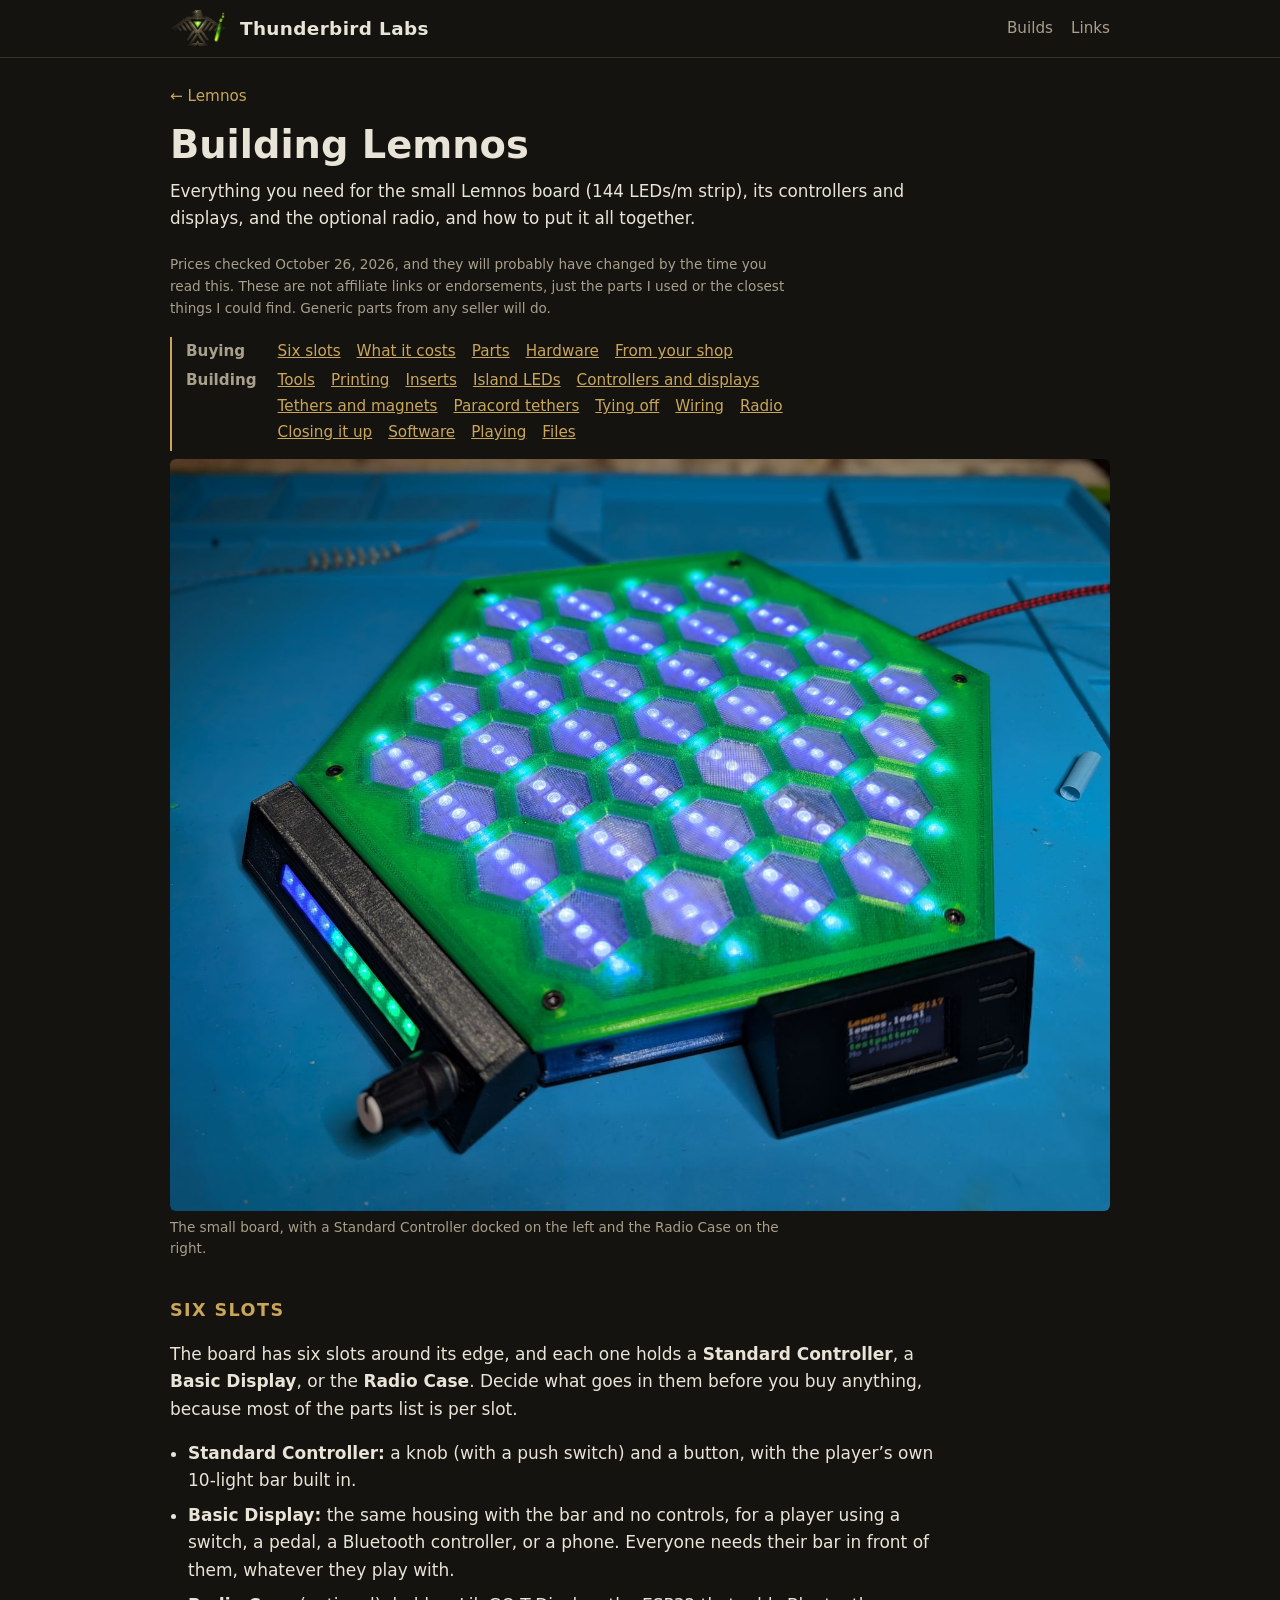
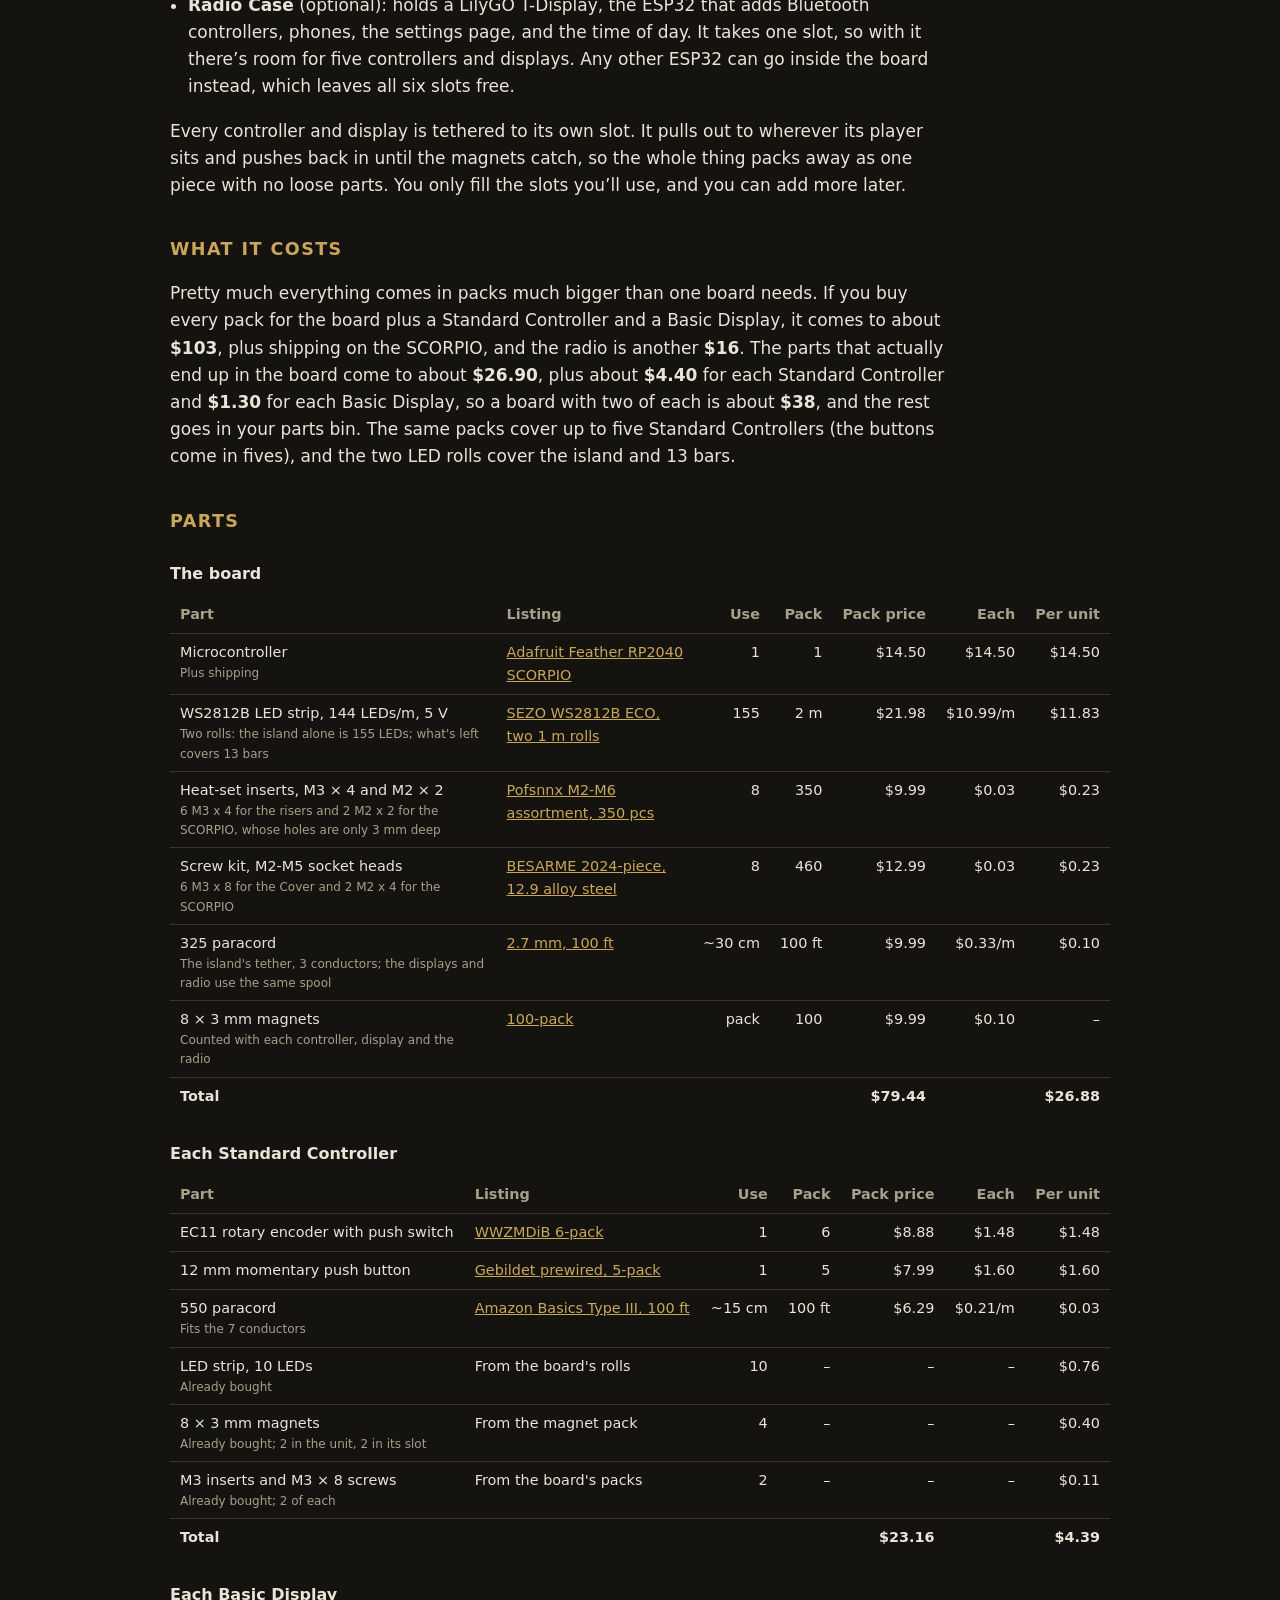
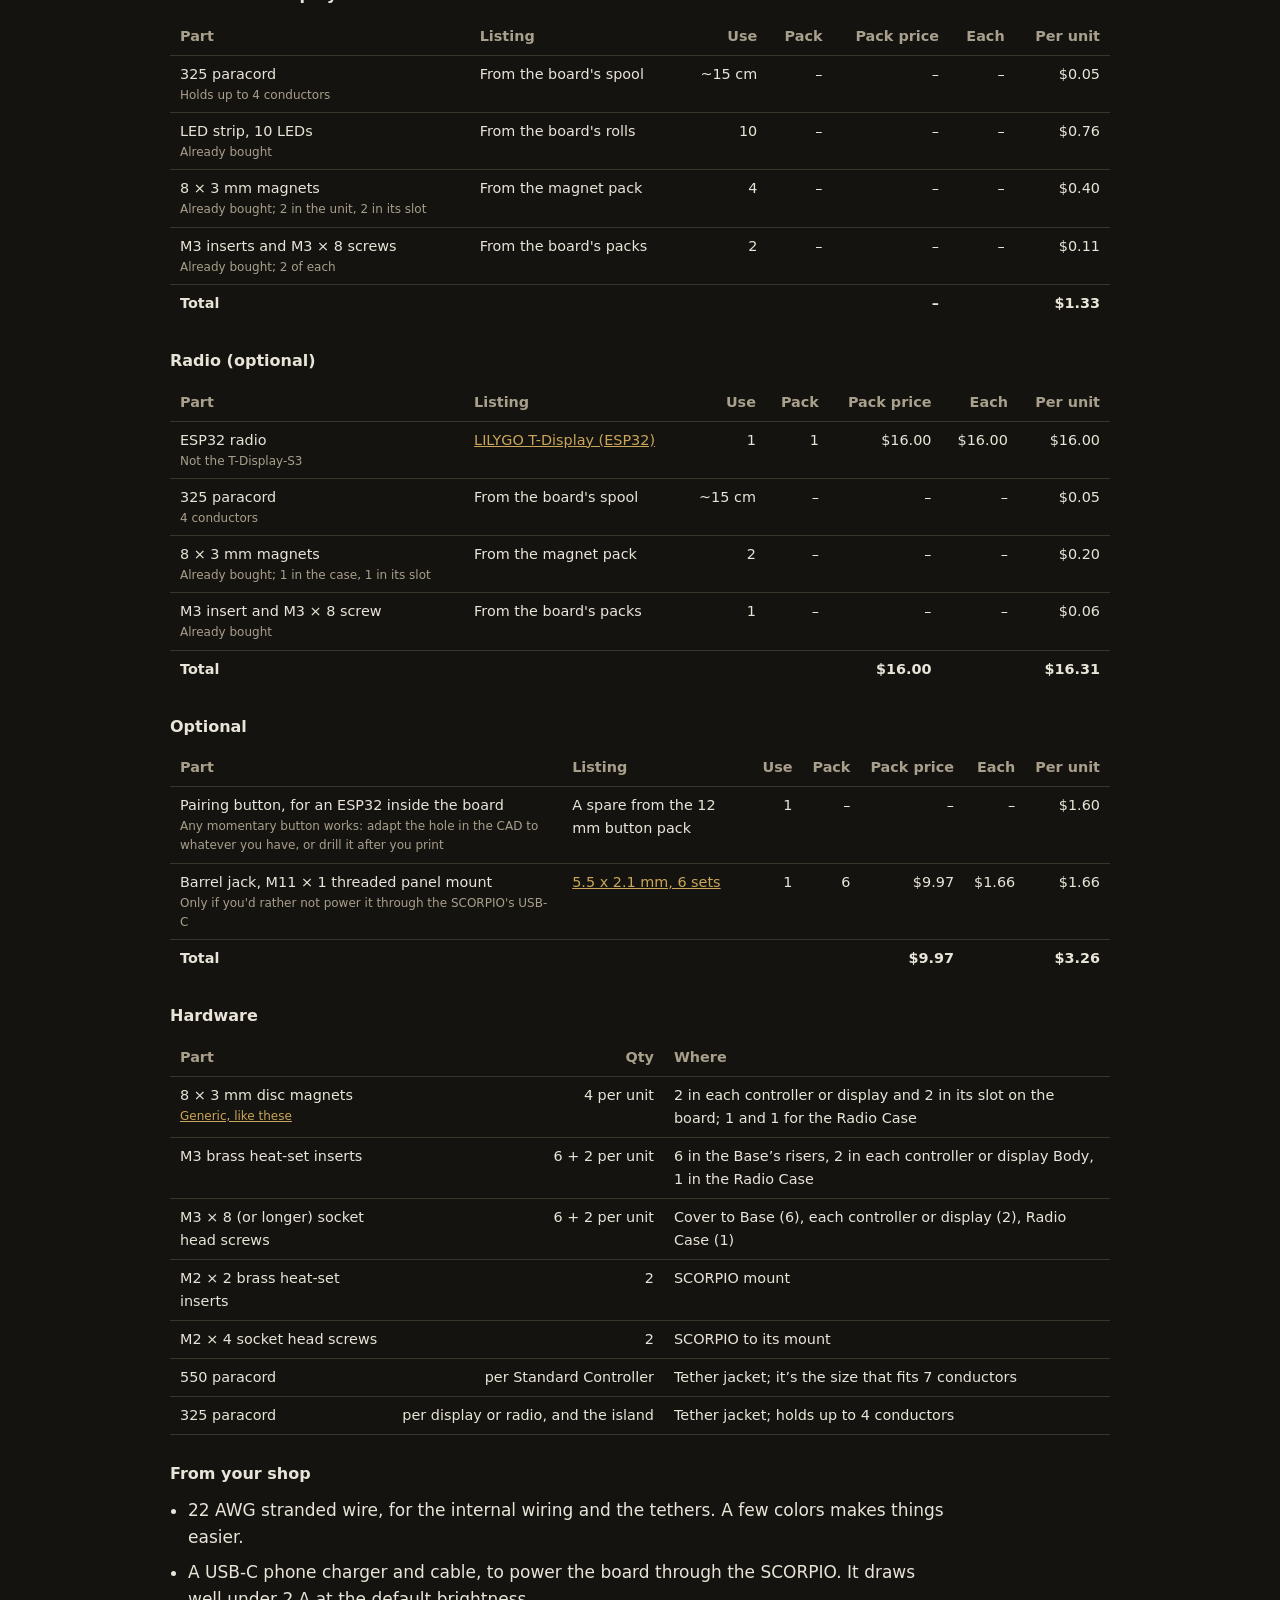
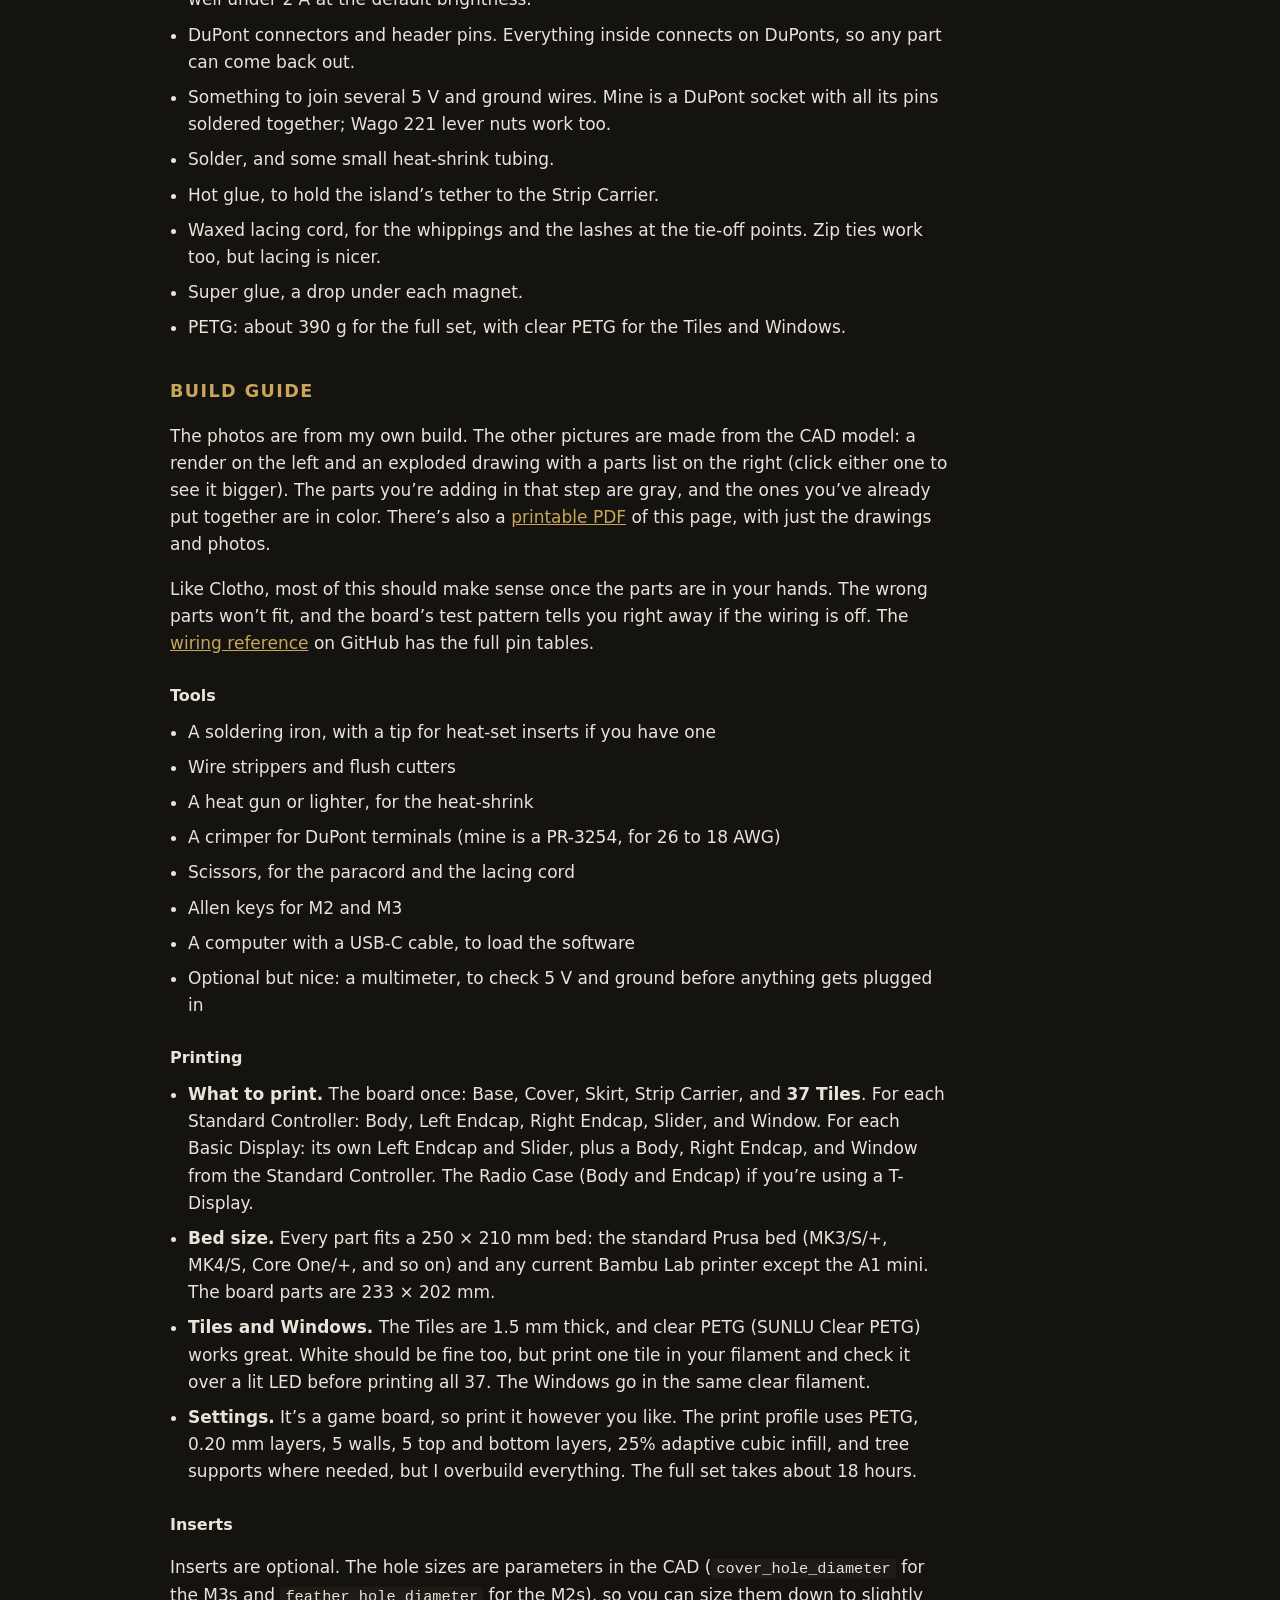
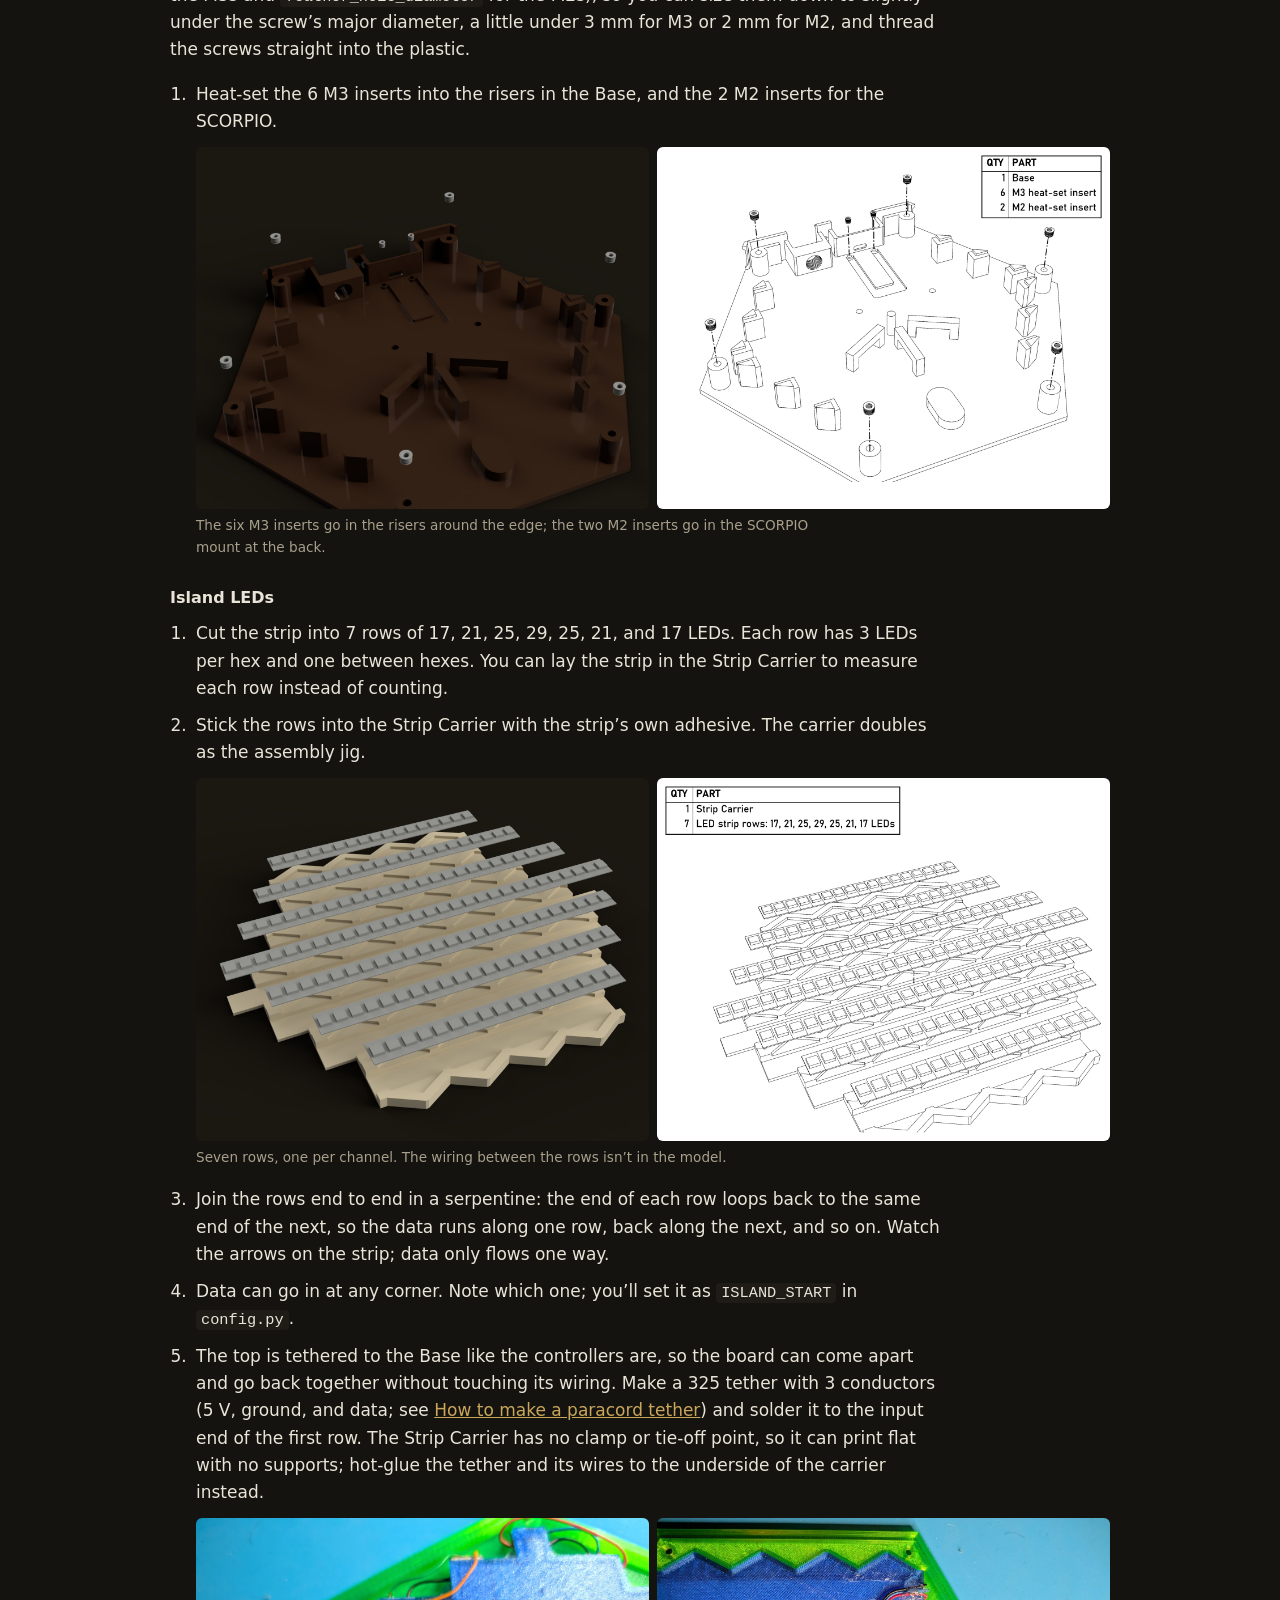
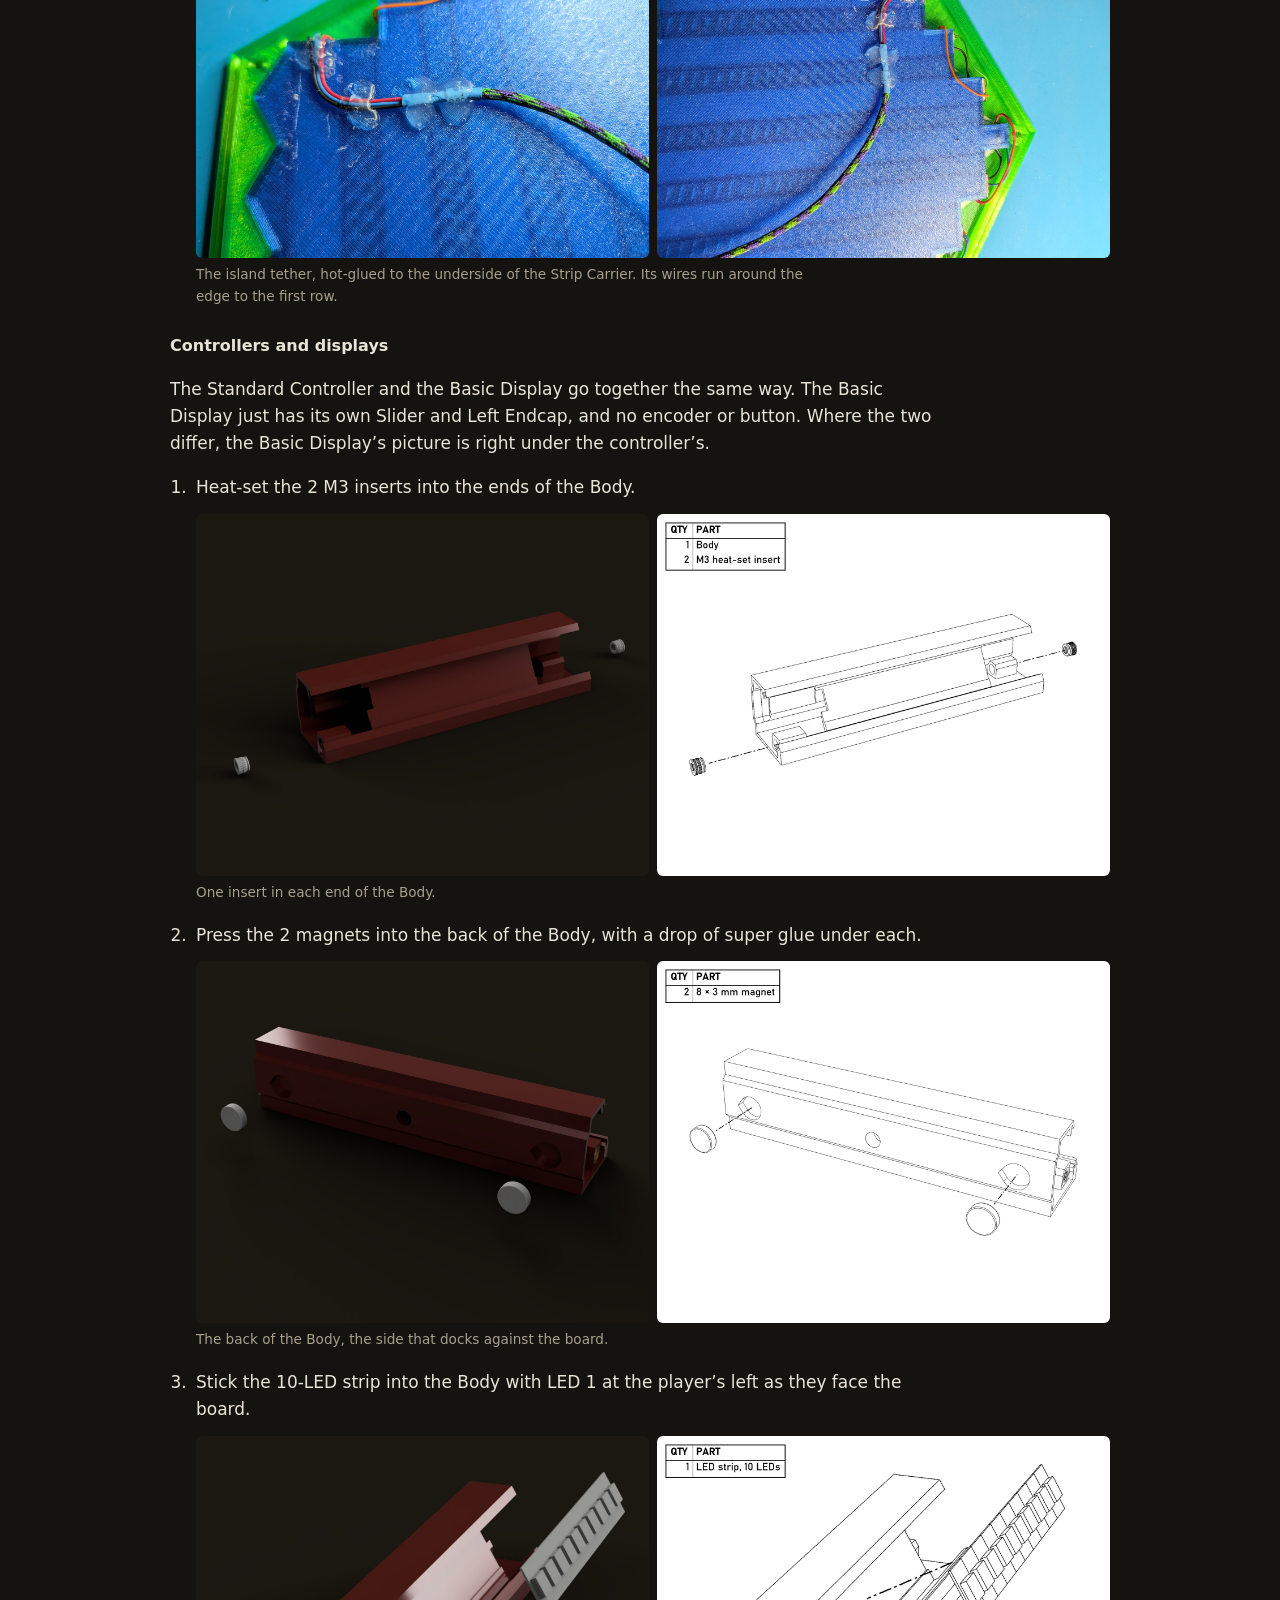
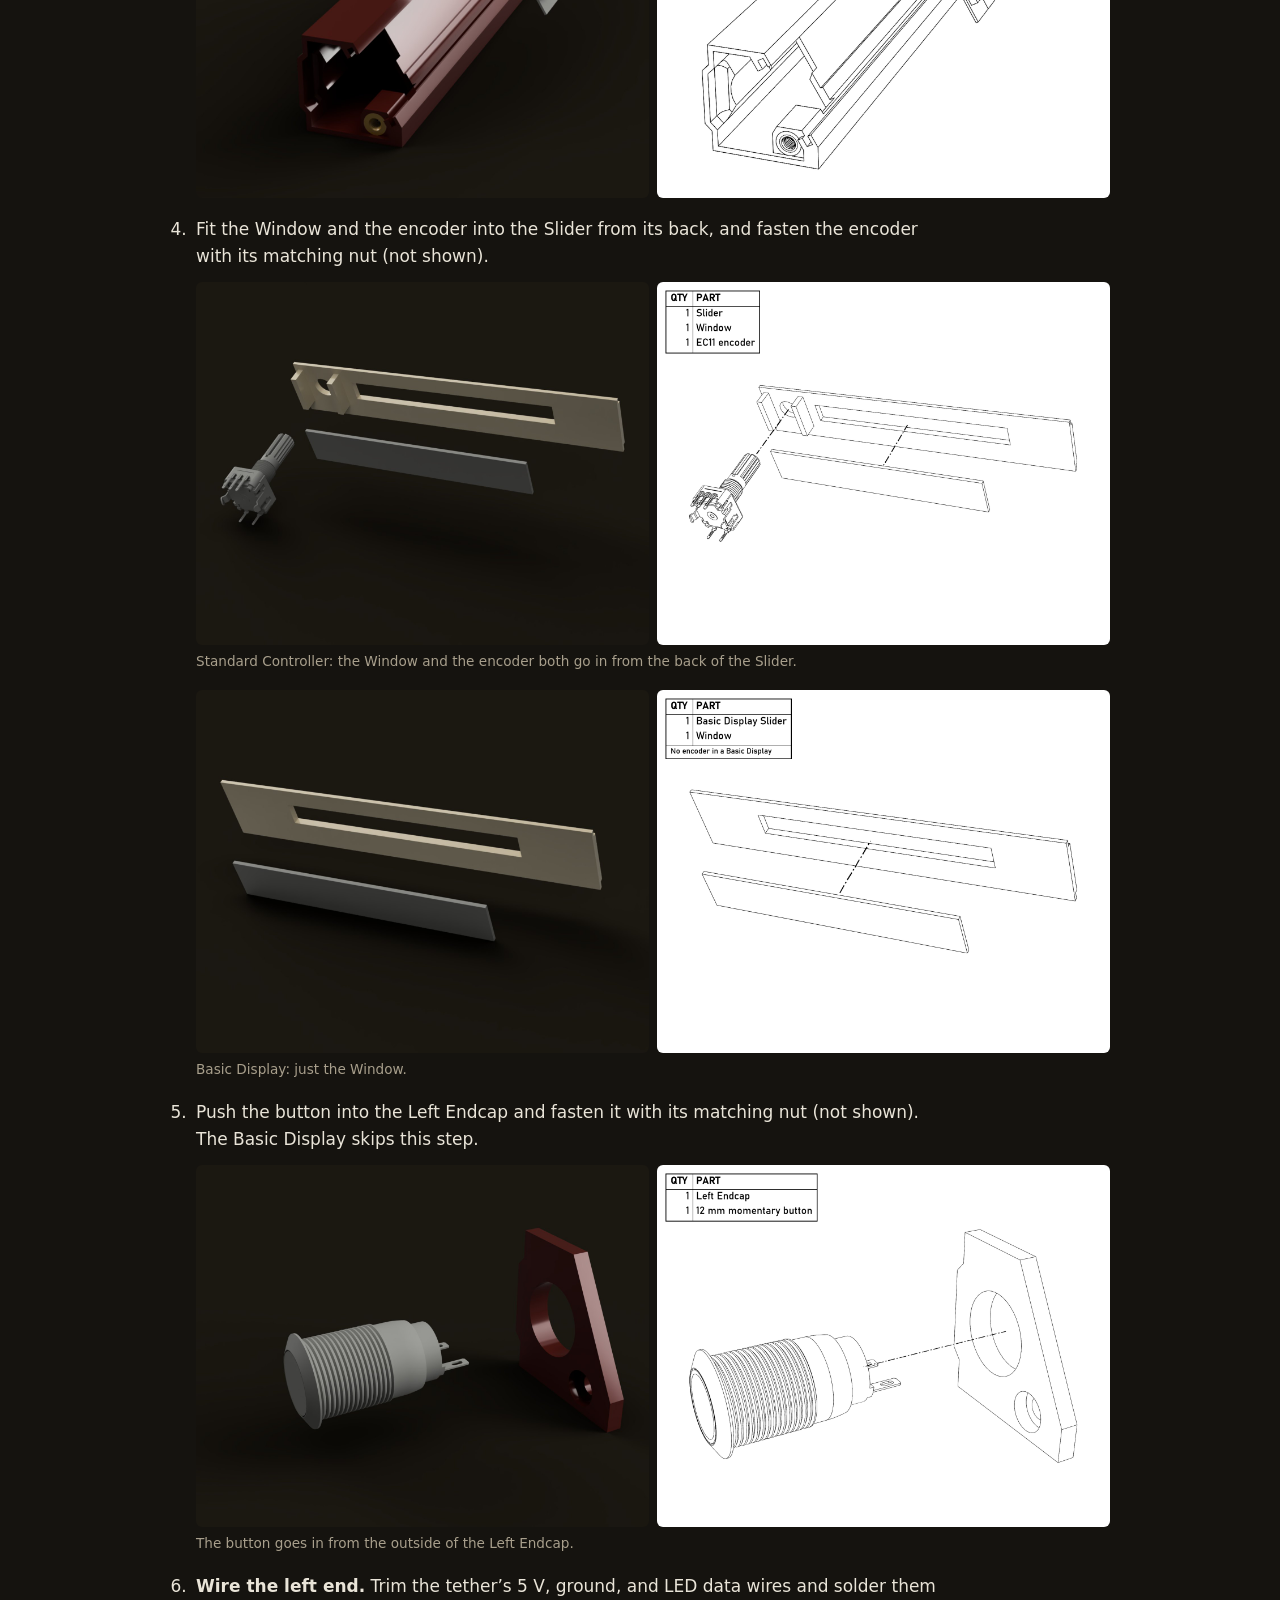
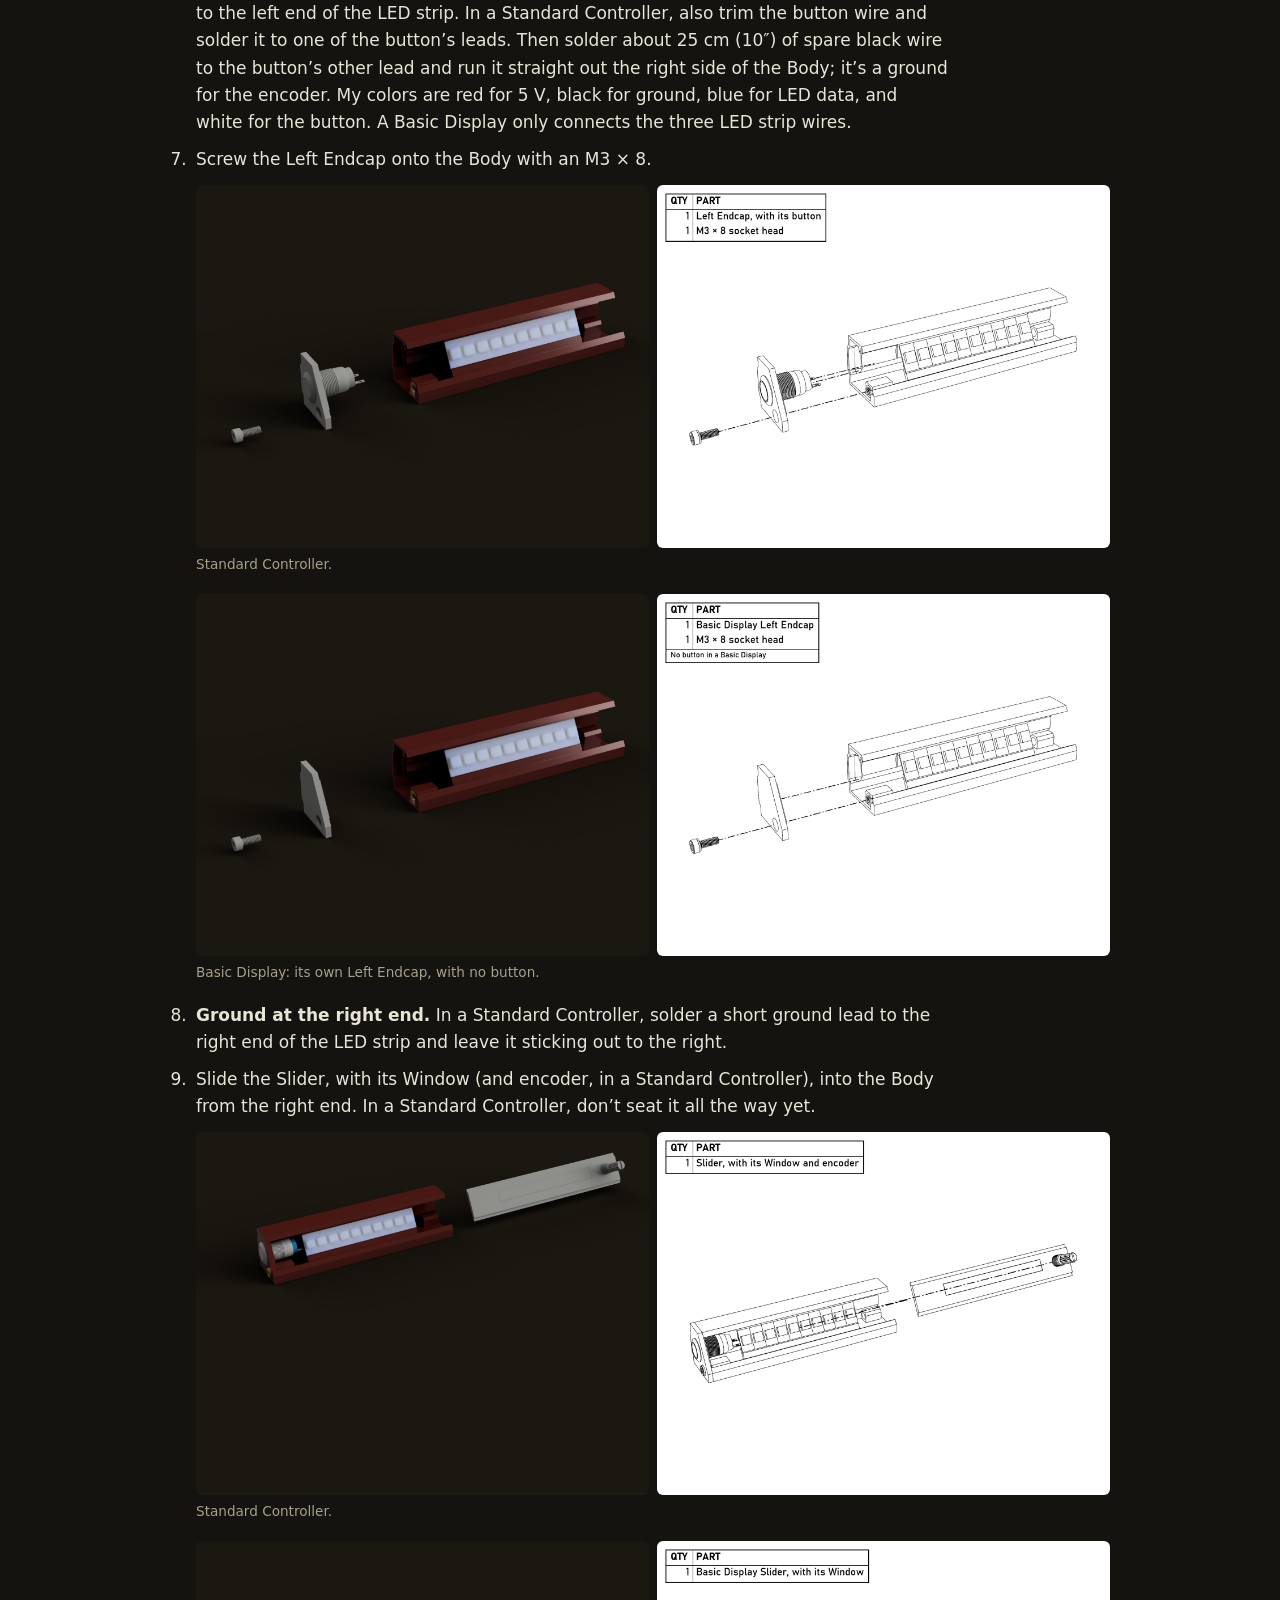
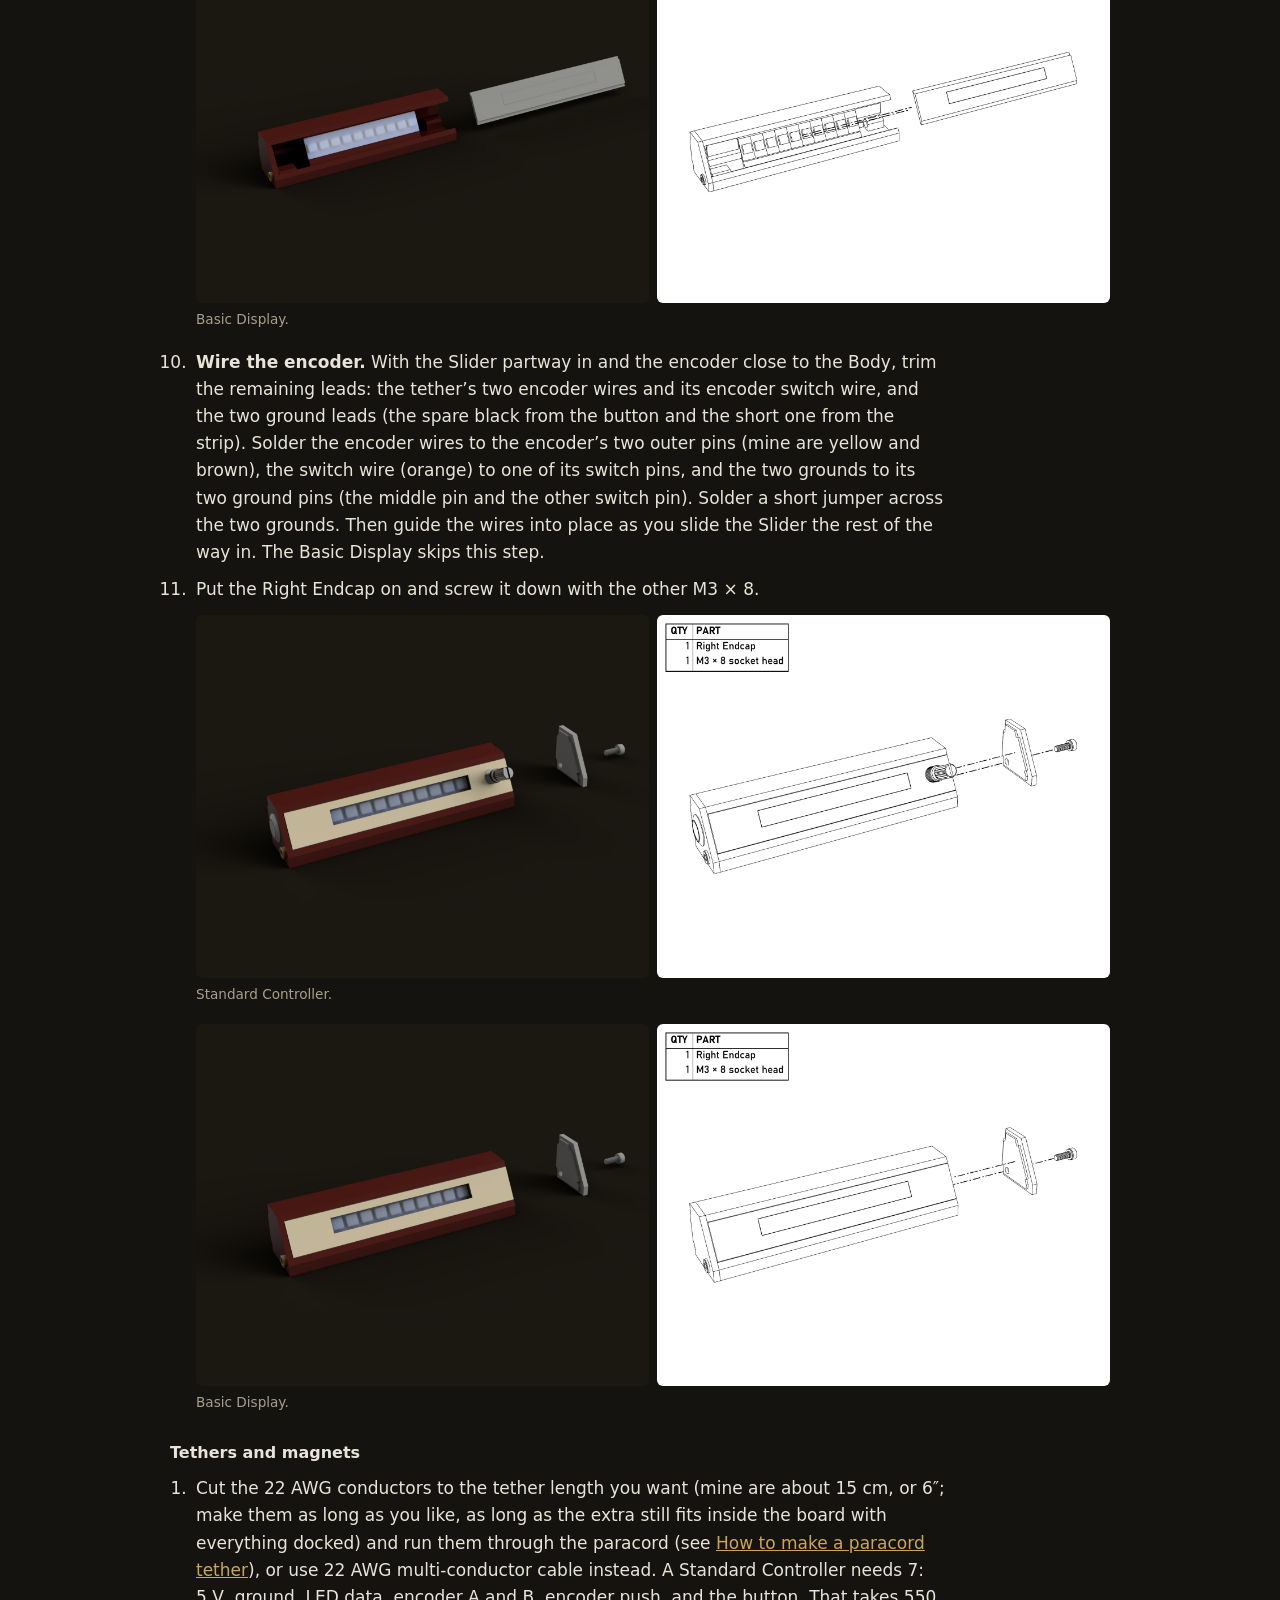
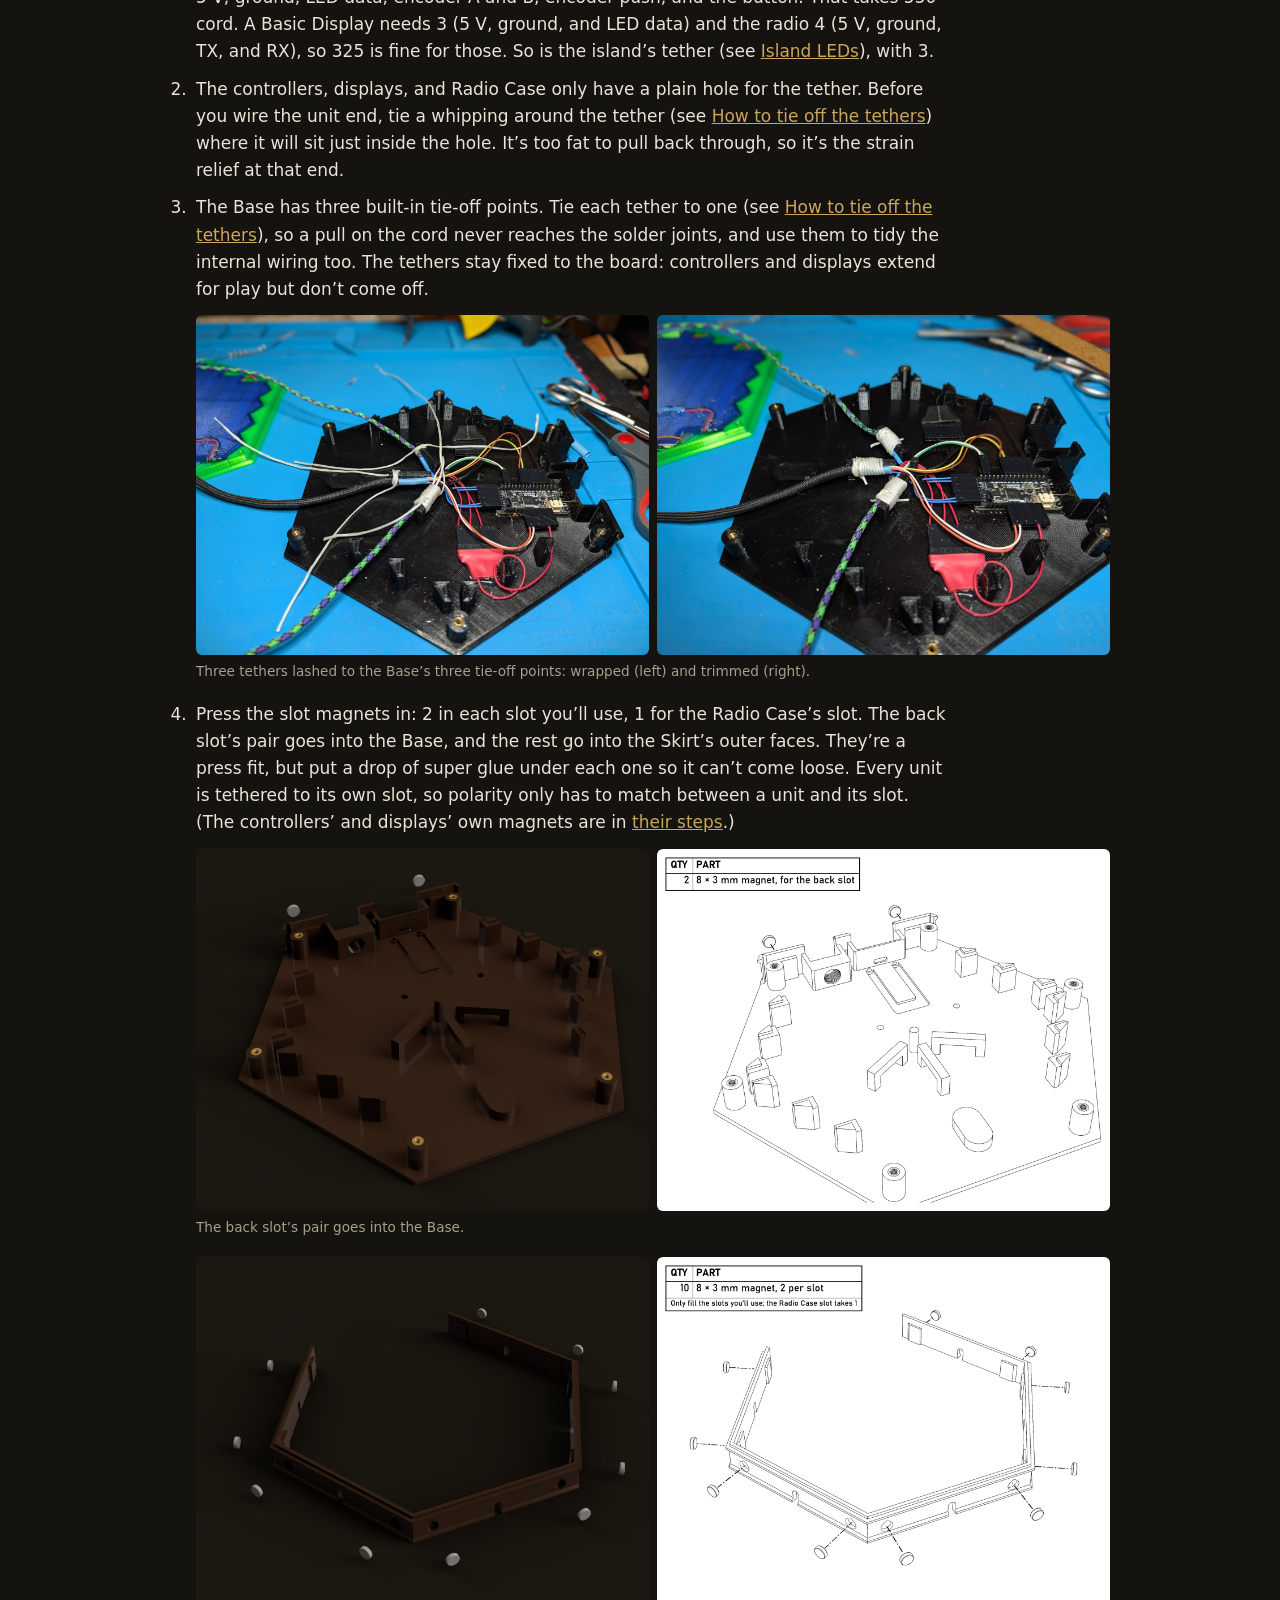
<file: lemnos-build.html>
<!doctype html>
<html lang="en">
<head>
<meta charset="utf-8">
<meta name="viewport" content="width=device-width, initial-scale=1">
<title>Building Lemnos – Thunderbird Labs</title>
<meta name="description" content="Parts list and build guide for Lemnos, the open, accessible game board: printed parts, electronics, wiring, and setup.">
<meta property="og:title" content="Building Lemnos – Thunderbird Labs">
<meta property="og:description" content="Parts list and build guide for Lemnos, the open, accessible game board: printed parts, electronics, wiring, and setup.">
<meta property="og:image" content="https://thunderbirdlabs.com/images/hero.jpg">
<meta property="og:url" content="https://thunderbirdlabs.com/lemnos-build">
<link rel="icon" type="image/png" href="images/favicon.png">
<link rel="apple-touch-icon" href="images/apple-touch-icon.png">
<link rel="stylesheet" href="style.css">
</head>
<body>

<header>
  <div class="wrap">
    <a class="brand" href="index.html"><img src="images/logo.png" alt=""><span class="name">Thunderbird Labs</span></a>
    <nav>
      <a href="index.html#builds">Builds</a>
      <a href="index.html#links">Links</a>
    </nav>
  </div>
</header>

<main class="wrap project article">
  <a class="back" href="lemnos.html">&larr; Lemnos</a>

  <div class="project-head">
    <h1>Building Lemnos</h1>
  </div>
  <p class="lede">Everything you need for the small Lemnos board (144 LEDs/m strip), its controllers and displays, and the optional radio, and how to put it all together.</p>
  <p class="caption">Prices checked October 26, 2026, and they will probably have changed by the time you read this. These are not affiliate links or endorsements, just the parts I used or the closest things I could find. Generic parts from any seller will do.</p>
  <nav class="toc" aria-label="On this page">
    <p><b>Buying</b><span><a href="#slots">Six slots</a> <a href="#costs">What it costs</a> <a href="#parts">Parts</a> <a href="#hardware">Hardware</a> <a href="#shop">From your shop</a></span></p>
    <p><b>Building</b><span><a href="#tools">Tools</a> <a href="#printing">Printing</a> <a href="#inserts">Inserts</a> <a href="#island">Island LEDs</a> <a href="#units">Controllers and displays</a> <a href="#tethers">Tethers and magnets</a> <a href="#paracord">Paracord tethers</a> <a href="#lacing">Tying off</a> <a href="#wiring">Wiring</a> <a href="#radio">Radio</a> <a href="#close">Closing it up</a> <a href="#software">Software</a> <a href="#playing">Playing</a> <a href="#files">Files</a></span></p>
  </nav>

  <div class="gallery">
    <img src="images/guide/lemnos-photo-board.jpg" alt="The finished Lemnos board lit blue and green, with a Standard Controller docked on the left and the Radio Case on the right showing its status screen" loading="lazy">
  </div>
  <p class="caption">The small board, with a Standard Controller docked on the left and the Radio Case on the right.</p>

  <h2 id="slots">Six slots</h2>
  <p>The board has six slots around its edge, and each one holds a <b>Standard Controller</b>, a <b>Basic Display</b>, or the <b>Radio Case</b>. Decide what goes in them before you buy anything, because most of the parts list is per slot.</p>
  <ul class="notes">
    <li><b>Standard Controller:</b> a knob (with a push switch) and a button, with the player&rsquo;s own 10-light bar built in.</li>
    <li><b>Basic Display:</b> the same housing with the bar and no controls, for a player using a switch, a pedal, a Bluetooth controller, or a phone. Everyone needs their bar in front of them, whatever they play with.</li>
    <li><b>Radio Case</b> (optional): holds a LilyGO T-Display, the ESP32 that adds Bluetooth controllers, phones, the settings page, and the time of day. It takes one slot, so with it there&rsquo;s room for five controllers and displays. Any other ESP32 can go inside the board instead, which leaves all six slots free.</li>
  </ul>
  <p>Every controller and display is tethered to its own slot. It pulls out to wherever its player sits and pushes back in until the magnets catch, so the whole thing packs away as one piece with no loose parts. You only fill the slots you&rsquo;ll use, and you can add more later.</p>

  <h2 id="costs">What it costs</h2>
  <p>Pretty much everything comes in packs much bigger than one board needs. If you buy every pack for the board plus a Standard Controller and a Basic Display, it comes to about <b>$103</b>, plus shipping on the SCORPIO, and the radio is another <b>$16</b>. The parts that actually end up in the board come to about <b>$26.90</b>, plus about <b>$4.40</b> for each Standard Controller and <b>$1.30</b> for each Basic Display, so a board with two of each is about <b>$38</b>, and the rest goes in your parts bin. The same packs cover up to five Standard Controllers (the buttons come in fives), and the two LED rolls cover the island and 13 bars.</p>

  <h2 id="parts">Parts</h2>
  <h3>The board</h3>
  <div class="table-scroll">
  <table class="bom">
    <thead><tr><th>Part</th><th>Listing</th><th class="num">Use</th><th class="num">Pack</th><th class="num">Pack price</th><th class="num">Each</th><th class="num">Per unit</th></tr></thead>
    <tbody>
      <tr><td>Microcontroller<small>Plus shipping</small></td><td><a href="https://www.adafruit.com/product/5650">Adafruit Feather RP2040 SCORPIO</a></td><td class="num">1</td><td class="num">1</td><td class="num">$14.50</td><td class="num">$14.50</td><td class="num">$14.50</td></tr>
      <tr><td>WS2812B LED strip, 144 LEDs/m, 5 V<small>Two rolls: the island alone is 155 LEDs; what&#x27;s left covers 13 bars</small></td><td><a href="https://www.amazon.com/dp/B097BXQF8J">SEZO WS2812B ECO, two 1 m rolls</a></td><td class="num">155</td><td class="num">2&nbsp;m</td><td class="num">$21.98</td><td class="num">$10.99/m</td><td class="num">$11.83</td></tr>
      <tr><td>Heat-set inserts, M3&nbsp;&times;&nbsp;4 and M2&nbsp;&times;&nbsp;2<small>6 M3 x 4 for the risers and 2 M2 x 2 for the SCORPIO, whose holes are only 3 mm deep</small></td><td><a href="https://www.amazon.com/dp/B0FVKYJ83G">Pofsnnx M2-M6 assortment, 350 pcs</a></td><td class="num">8</td><td class="num">350</td><td class="num">$9.99</td><td class="num">$0.03</td><td class="num">$0.23</td></tr>
      <tr><td>Screw kit, M2-M5 socket heads<small>6 M3 x 8 for the Cover and 2 M2 x 4 for the SCORPIO</small></td><td><a href="https://www.amazon.com/dp/B0CBMMPPKF">BESARME 2024-piece, 12.9 alloy steel</a></td><td class="num">8</td><td class="num">460</td><td class="num">$12.99</td><td class="num">$0.03</td><td class="num">$0.23</td></tr>
      <tr><td>325 paracord<small>The island&#x27;s tether, 3 conductors; the displays and radio use the same spool</small></td><td><a href="https://www.amazon.com/dp/B0CT8DCMQ6">2.7 mm, 100 ft</a></td><td class="num">~30&nbsp;cm</td><td class="num">100&nbsp;ft</td><td class="num">$9.99</td><td class="num">$0.33/m</td><td class="num">$0.10</td></tr>
      <tr><td>8&nbsp;&times;&nbsp;3 mm magnets<small>Counted with each controller, display and the radio</small></td><td><a href="https://www.amazon.com/dp/B07B3SDRCP">100-pack</a></td><td class="num">pack</td><td class="num">100</td><td class="num">$9.99</td><td class="num">$0.10</td><td class="num">&ndash;</td></tr>
    </tbody>
    <tfoot><tr><td colspan="4">Total</td><td class="num">$79.44</td><td></td><td class="num">$26.88</td></tr></tfoot>
  </table>
  </div>

  <h3>Each Standard Controller</h3>
  <div class="table-scroll">
  <table class="bom">
    <thead><tr><th>Part</th><th>Listing</th><th class="num">Use</th><th class="num">Pack</th><th class="num">Pack price</th><th class="num">Each</th><th class="num">Per unit</th></tr></thead>
    <tbody>
      <tr><td>EC11 rotary encoder with push switch</td><td><a href="https://www.amazon.com/dp/B0C6Q67V97">WWZMDiB 6-pack</a></td><td class="num">1</td><td class="num">6</td><td class="num">$8.88</td><td class="num">$1.48</td><td class="num">$1.48</td></tr>
      <tr><td>12 mm momentary push button</td><td><a href="https://www.amazon.com/dp/B08L49F7DV">Gebildet prewired, 5-pack</a></td><td class="num">1</td><td class="num">5</td><td class="num">$7.99</td><td class="num">$1.60</td><td class="num">$1.60</td></tr>
      <tr><td>550 paracord<small>Fits the 7 conductors</small></td><td><a href="https://www.amazon.com/dp/B08HNZB3PZ">Amazon Basics Type III, 100 ft</a></td><td class="num">~15&nbsp;cm</td><td class="num">100&nbsp;ft</td><td class="num">$6.29</td><td class="num">$0.21/m</td><td class="num">$0.03</td></tr>
      <tr><td>LED strip, 10 LEDs<small>Already bought</small></td><td>From the board&#x27;s rolls</td><td class="num">10</td><td class="num">&ndash;</td><td class="num">&ndash;</td><td class="num">&ndash;</td><td class="num">$0.76</td></tr>
      <tr><td>8&nbsp;&times;&nbsp;3 mm magnets<small>Already bought; 2 in the unit, 2 in its slot</small></td><td>From the magnet pack</td><td class="num">4</td><td class="num">&ndash;</td><td class="num">&ndash;</td><td class="num">&ndash;</td><td class="num">$0.40</td></tr>
      <tr><td>M3 inserts and M3&nbsp;&times;&nbsp;8 screws<small>Already bought; 2 of each</small></td><td>From the board&#x27;s packs</td><td class="num">2</td><td class="num">&ndash;</td><td class="num">&ndash;</td><td class="num">&ndash;</td><td class="num">$0.11</td></tr>
    </tbody>
    <tfoot><tr><td colspan="4">Total</td><td class="num">$23.16</td><td></td><td class="num">$4.39</td></tr></tfoot>
  </table>
  </div>

  <h3>Each Basic Display</h3>
  <div class="table-scroll">
  <table class="bom">
    <thead><tr><th>Part</th><th>Listing</th><th class="num">Use</th><th class="num">Pack</th><th class="num">Pack price</th><th class="num">Each</th><th class="num">Per unit</th></tr></thead>
    <tbody>
      <tr><td>325 paracord<small>Holds up to 4 conductors</small></td><td>From the board&#x27;s spool</td><td class="num">~15&nbsp;cm</td><td class="num">&ndash;</td><td class="num">&ndash;</td><td class="num">&ndash;</td><td class="num">$0.05</td></tr>
      <tr><td>LED strip, 10 LEDs<small>Already bought</small></td><td>From the board&#x27;s rolls</td><td class="num">10</td><td class="num">&ndash;</td><td class="num">&ndash;</td><td class="num">&ndash;</td><td class="num">$0.76</td></tr>
      <tr><td>8&nbsp;&times;&nbsp;3 mm magnets<small>Already bought; 2 in the unit, 2 in its slot</small></td><td>From the magnet pack</td><td class="num">4</td><td class="num">&ndash;</td><td class="num">&ndash;</td><td class="num">&ndash;</td><td class="num">$0.40</td></tr>
      <tr><td>M3 inserts and M3&nbsp;&times;&nbsp;8 screws<small>Already bought; 2 of each</small></td><td>From the board&#x27;s packs</td><td class="num">2</td><td class="num">&ndash;</td><td class="num">&ndash;</td><td class="num">&ndash;</td><td class="num">$0.11</td></tr>
    </tbody>
    <tfoot><tr><td colspan="4">Total</td><td class="num">&ndash;</td><td></td><td class="num">$1.33</td></tr></tfoot>
  </table>
  </div>

  <h3>Radio (optional)</h3>
  <div class="table-scroll">
  <table class="bom">
    <thead><tr><th>Part</th><th>Listing</th><th class="num">Use</th><th class="num">Pack</th><th class="num">Pack price</th><th class="num">Each</th><th class="num">Per unit</th></tr></thead>
    <tbody>
      <tr><td>ESP32 radio<small>Not the T-Display-S3</small></td><td><a href="https://www.amazon.com/dp/B099MPFJ9M">LILYGO T-Display (ESP32)</a></td><td class="num">1</td><td class="num">1</td><td class="num">$16.00</td><td class="num">$16.00</td><td class="num">$16.00</td></tr>
      <tr><td>325 paracord<small>4 conductors</small></td><td>From the board&#x27;s spool</td><td class="num">~15&nbsp;cm</td><td class="num">&ndash;</td><td class="num">&ndash;</td><td class="num">&ndash;</td><td class="num">$0.05</td></tr>
      <tr><td>8&nbsp;&times;&nbsp;3 mm magnets<small>Already bought; 1 in the case, 1 in its slot</small></td><td>From the magnet pack</td><td class="num">2</td><td class="num">&ndash;</td><td class="num">&ndash;</td><td class="num">&ndash;</td><td class="num">$0.20</td></tr>
      <tr><td>M3 insert and M3&nbsp;&times;&nbsp;8 screw<small>Already bought</small></td><td>From the board&#x27;s packs</td><td class="num">1</td><td class="num">&ndash;</td><td class="num">&ndash;</td><td class="num">&ndash;</td><td class="num">$0.06</td></tr>
    </tbody>
    <tfoot><tr><td colspan="4">Total</td><td class="num">$16.00</td><td></td><td class="num">$16.31</td></tr></tfoot>
  </table>
  </div>

  <h3 id="optional">Optional</h3>
  <div class="table-scroll">
  <table class="bom">
    <thead><tr><th>Part</th><th>Listing</th><th class="num">Use</th><th class="num">Pack</th><th class="num">Pack price</th><th class="num">Each</th><th class="num">Per unit</th></tr></thead>
    <tbody>
      <tr><td>Pairing button, for an ESP32 inside the board<small>Any momentary button works: adapt the hole in the CAD to whatever you have, or drill it after you print</small></td><td>A spare from the 12 mm button pack</td><td class="num">1</td><td class="num">&ndash;</td><td class="num">&ndash;</td><td class="num">&ndash;</td><td class="num">$1.60</td></tr>
      <tr><td>Barrel jack, M11&nbsp;&times;&nbsp;1 threaded panel mount<small>Only if you&#x27;d rather not power it through the SCORPIO&#x27;s USB-C</small></td><td><a href="https://www.amazon.com/dp/B0DP6MNQQB">5.5 x 2.1 mm, 6 sets</a></td><td class="num">1</td><td class="num">6</td><td class="num">$9.97</td><td class="num">$1.66</td><td class="num">$1.66</td></tr>
    </tbody>
    <tfoot><tr><td colspan="4">Total</td><td class="num">$9.97</td><td></td><td class="num">$3.26</td></tr></tfoot>
  </table>
  </div>

  <h3 id="hardware">Hardware</h3>
  <div class="table-scroll">
  <table class="bom">
    <thead><tr><th>Part</th><th class="num">Qty</th><th>Where</th></tr></thead>
    <tbody>
      <tr><td>8&nbsp;&times;&nbsp;3&nbsp;mm disc magnets<small><a href="https://www.amazon.com/dp/B07B3SDRCP">Generic, like these</a></small></td><td class="num">4 per unit</td><td>2 in each controller or display and 2 in its slot on the board; 1 and 1 for the Radio Case</td></tr>
      <tr><td>M3 brass heat-set inserts</td><td class="num">6 + 2 per unit</td><td>6 in the Base&rsquo;s risers, 2 in each controller or display Body, 1 in the Radio Case</td></tr>
      <tr><td>M3&nbsp;&times;&nbsp;8 (or longer) socket head screws</td><td class="num">6 + 2 per unit</td><td>Cover to Base (6), each controller or display (2), Radio Case (1)</td></tr>
      <tr><td>M2&nbsp;&times;&nbsp;2 brass heat-set inserts</td><td class="num">2</td><td>SCORPIO mount</td></tr>
      <tr><td>M2&nbsp;&times;&nbsp;4 socket head screws</td><td class="num">2</td><td>SCORPIO to its mount</td></tr>
      <tr><td>550 paracord</td><td class="num">per Standard Controller</td><td>Tether jacket; it&rsquo;s the size that fits 7 conductors</td></tr>
      <tr><td>325 paracord</td><td class="num">per display or radio, and the island</td><td>Tether jacket; holds up to 4 conductors</td></tr>
    </tbody>
  </table>
  </div>

  <h3 id="shop">From your shop</h3>
  <ul class="notes">
    <li>22&nbsp;AWG stranded wire, for the internal wiring and the tethers. A few colors makes things easier.</li>
    <li>A USB-C phone charger and cable, to power the board through the SCORPIO. It draws well under 2&nbsp;A at the default brightness.</li>
    <li>DuPont connectors and header pins. Everything inside connects on DuPonts, so any part can come back out.</li>
    <li>Something to join several 5&nbsp;V and ground wires. Mine is a DuPont socket with all its pins soldered together; Wago 221 lever nuts work too.</li>
    <li>Solder, and some small heat-shrink tubing.</li>
    <li>Hot glue, to hold the island&rsquo;s tether to the Strip Carrier.</li>
    <li>Waxed lacing cord, for the whippings and the lashes at the tie-off points. Zip ties work too, but lacing is nicer.</li>
    <li>Super glue, a drop under each magnet.</li>
    <li>PETG: about 390&nbsp;g for the full set, with clear PETG for the Tiles and Windows.</li>
  </ul>

  <h2>Build guide</h2>
  <p class="screen-only">The photos are from my own build. The other pictures are made from the CAD model: a render on the left and an exploded drawing with a parts list on the right (click either one to see it bigger). The parts you&rsquo;re adding in that step are gray, and the ones you&rsquo;ve already put together are in color. There&rsquo;s also a <a href="lemnos-build.pdf">printable PDF</a> of this page, with just the drawings and photos.</p>
  <p class="print-only">The photos are from my own build, and the drawings are made from the CAD model. Each drawing shows the parts that step adds, pulled apart along the way they go together, with a parts list. The latest version of this guide, with color renders, is at thunderbirdlabs.com/lemnos-build.html, and the files are on MakerWorld (makerworld.com/en/models/3498867) and GitHub (github.com/tbirdlabs/lemnos).</p>
  <p>Like Clotho, most of this should make sense once the parts are in your hands. The wrong parts won&rsquo;t fit, and the board&rsquo;s test pattern tells you right away if the wiring is off. The <a href="https://github.com/tbirdlabs/lemnos/blob/main/docs/wiring.md">wiring reference</a> on GitHub has the full pin tables.</p>

  <h3 id="tools">Tools</h3>
  <ul class="notes">
    <li>A soldering iron, with a tip for heat-set inserts if you have one</li>
    <li>Wire strippers and flush cutters</li>
    <li>A heat gun or lighter, for the heat-shrink</li>
    <li>A crimper for DuPont terminals (mine is a PR-3254, for 26 to 18&nbsp;AWG)</li>
    <li>Scissors, for the paracord and the lacing cord</li>
    <li>Allen keys for M2 and M3</li>
    <li>A computer with a USB-C cable, to load the software</li>
    <li>Optional but nice: a multimeter, to check 5&nbsp;V and ground before anything gets plugged in</li>
  </ul>

  <h3 id="printing">Printing</h3>
  <ul class="notes">
    <li><b>What to print.</b> The board once: Base, Cover, Skirt, Strip Carrier, and <b>37 Tiles</b>. For each Standard Controller: Body, Left Endcap, Right Endcap, Slider, and Window. For each Basic Display: its own Left Endcap and Slider, plus a Body, Right Endcap, and Window from the Standard Controller. The Radio Case (Body and Endcap) if you&rsquo;re using a T-Display.</li>
    <li><b>Bed size.</b> Every part fits a 250&nbsp;&times;&nbsp;210&nbsp;mm bed: the standard Prusa bed (MK3/S/+, MK4/S, Core One/+, and so on) and any current Bambu Lab printer except the A1 mini. The board parts are 233&nbsp;&times;&nbsp;202&nbsp;mm.</li>
    <li><b>Tiles and Windows.</b> The Tiles are 1.5&nbsp;mm thick, and clear PETG (SUNLU Clear PETG) works great. White should be fine too, but print one tile in your filament and check it over a lit LED before printing all 37. The Windows go in the same clear filament.</li>
    <li><b>Settings.</b> It&rsquo;s a game board, so print it however you like. The print profile uses PETG, 0.20&nbsp;mm layers, 5 walls, 5 top and bottom layers, 25% adaptive cubic infill, and tree supports where needed, but I overbuild everything. The full set takes about 18 hours.</li>
  </ul>

  <h3 id="inserts">Inserts</h3>
  <p>Inserts are optional. The hole sizes are parameters in the CAD (<code>cover_hole_diameter</code> for the M3s and <code>feather_hole_diameter</code> for the M2s), so you can size them down to slightly under the screw&rsquo;s major diameter, a little under 3&nbsp;mm for M3 or 2&nbsp;mm for M2, and thread the screws straight into the plastic.</p>
  <ol class="steps">
    <li>Heat-set the 6 M3 inserts into the risers in the Base, and the 2 M2 inserts for the SCORPIO.
      <figure class="step-fig">
        <div class="pair">
          <img src="images/guide/lemnos-step01-inserts.jpg" alt="Render of the Base with six M3 heat-set inserts lifted above the six risers around its edge and two smaller M2 inserts above the SCORPIO mount at the back" loading="lazy">
          <img class="drawing" src="images/guide/lemnos-step01-inserts-drawing.png" alt="Exploded drawing of the Base and its inserts with their parts list" loading="lazy">
        </div>
        <p class="caption">The six M3 inserts go in the risers around the edge; the two M2 inserts go in the SCORPIO mount at the back.</p>
      </figure>
    </li>
  </ol>

  <h3 id="island">Island LEDs</h3>
  <ol class="steps">
    <li>Cut the strip into 7 rows of 17, 21, 25, 29, 25, 21, and 17 LEDs. Each row has 3 LEDs per hex and one between hexes. You can lay the strip in the Strip Carrier to measure each row instead of counting.</li>
    <li>Stick the rows into the Strip Carrier with the strip&rsquo;s own adhesive. The carrier doubles as the assembly jig.
      <figure class="step-fig">
        <div class="pair">
          <img src="images/guide/lemnos-step03-island-leds.jpg" alt="Render of the seven LED strip rows lifted above the Strip Carrier, each over its own channel" loading="lazy">
          <img class="drawing" src="images/guide/lemnos-step03-island-leds-drawing.png" alt="Exploded drawing of the Strip Carrier and the seven LED strip rows with their parts list" loading="lazy">
        </div>
        <p class="caption">Seven rows, one per channel. The wiring between the rows isn&rsquo;t in the model.</p>
      </figure>
    </li>
    <li>Join the rows end to end in a serpentine: the end of each row loops back to the same end of the next, so the data runs along one row, back along the next, and so on. Watch the arrows on the strip; data only flows one way.</li>
    <li>Data can go in at any corner. Note which one; you&rsquo;ll set it as <code>ISLAND_START</code> in <code>config.py</code>.</li>
    <li>The top is tethered to the Base like the controllers are, so the board can come apart and go back together without touching its wiring. Make a 325 tether with 3 conductors (5&nbsp;V, ground, and data; see <a href="#paracord">How to make a paracord tether</a>) and solder it to the input end of the first row. The Strip Carrier has no clamp or tie-off point, so it can print flat with no supports; hot-glue the tether and its wires to the underside of the carrier instead.
      <figure class="step-fig">
        <div class="pair">
          <img class="photo" src="images/guide/lemnos-photo-island-tether-glue.jpg" alt="The island tether hot-glued to the underside of the Strip Carrier, its wires running to the LED strip at the edge" loading="lazy">
          <img class="photo" src="images/guide/lemnos-photo-island-tether.jpg" alt="The underside of the Strip Carrier in the Cover, with the island tether glued down and running off to the Base" loading="lazy">
        </div>
        <p class="caption">The island tether, hot-glued to the underside of the Strip Carrier. Its wires run around the edge to the first row.</p>
      </figure>
    </li>
  </ol>

  <h3 id="units">Controllers and displays</h3>
  <p>The Standard Controller and the Basic Display go together the same way. The Basic Display just has its own Slider and Left Endcap, and no encoder or button. Where the two differ, the Basic Display&rsquo;s picture is right under the controller&rsquo;s.</p>
  <ol class="steps">
    <li>Heat-set the 2 M3 inserts into the ends of the Body.
      <figure class="step-fig">
        <div class="pair">
          <img src="images/guide/lemnos-step07-controller-inserts.jpg" alt="Render of the controller Body with an M3 heat-set insert lifted off each end" loading="lazy">
          <img class="drawing" src="images/guide/lemnos-step07-controller-inserts-drawing.png" alt="Exploded drawing of the Body and its inserts with their parts list" loading="lazy">
        </div>
        <p class="caption">One insert in each end of the Body.</p>
      </figure>
    </li>
    <li>Press the 2 magnets into the back of the Body, with a drop of super glue under each.
      <figure class="step-fig">
        <div class="pair">
          <img src="images/guide/lemnos-step08-controller-magnets.jpg" alt="Render of the back of the controller Body with two magnets lifted out of their pockets" loading="lazy">
          <img class="drawing" src="images/guide/lemnos-step08-controller-magnets-drawing.png" alt="Exploded drawing of the Body and its two magnets with their parts list" loading="lazy">
        </div>
        <p class="caption">The back of the Body, the side that docks against the board.</p>
      </figure>
    </li>
    <li>Stick the 10-LED strip into the Body with LED 1 at the player&rsquo;s left as they face the board.
      <figure class="step-fig">
        <div class="pair">
          <img src="images/guide/lemnos-step09-controller-led-bar.jpg" alt="Render of the 10-LED strip lifted straight off the angled face inside the controller Body" loading="lazy">
          <img class="drawing" src="images/guide/lemnos-step09-controller-led-bar-drawing.png" alt="Exploded drawing of the LED strip and the Body with its parts list" loading="lazy">
        </div>
      </figure>
    </li>
    <li>Fit the Window and the encoder into the Slider from its back, and fasten the encoder with its matching nut (not shown).
      <figure class="step-fig">
        <div class="pair">
          <img src="images/guide/lemnos-step10-slider.jpg" alt="Render from behind the Slider, with the Window and the EC11 encoder lifted off its back, each lined up with its opening" loading="lazy">
          <img class="drawing" src="images/guide/lemnos-step10-slider-drawing.png" alt="Exploded drawing of the Slider, Window and encoder with their parts list" loading="lazy">
        </div>
        <p class="caption">Standard Controller: the Window and the encoder both go in from the back of the Slider.</p>
      </figure>
    
      <figure class="step-fig">
        <div class="pair">
          <img src="images/guide/lemnos-step10b-display-slider.jpg" alt="Render from behind the Basic Display Slider, with the Window lifted off its back" loading="lazy">
          <img class="drawing" src="images/guide/lemnos-step10b-display-slider-drawing.png" alt="Exploded drawing of the Basic Display Slider and Window with their parts list" loading="lazy">
        </div>
        <p class="caption">Basic Display: just the Window.</p>
      </figure>
    </li>
    <li>Push the button into the Left Endcap and fasten it with its matching nut (not shown). The Basic Display skips this step.
      <figure class="step-fig">
        <div class="pair">
          <img src="images/guide/lemnos-step11-button.jpg" alt="Render of the 12 mm button lifted out of its hole in the Left Endcap" loading="lazy">
          <img class="drawing" src="images/guide/lemnos-step11-button-drawing.png" alt="Exploded drawing of the button and the Left Endcap with their parts list" loading="lazy">
        </div>
        <p class="caption">The button goes in from the outside of the Left Endcap.</p>
      </figure>
    </li>
    <li><b>Wire the left end.</b> Trim the tether&rsquo;s 5&nbsp;V, ground, and LED data wires and solder them to the left end of the LED strip. In a Standard Controller, also trim the button wire and solder it to one of the button&rsquo;s leads. Then solder about 25&nbsp;cm (10&Prime;) of spare black wire to the button&rsquo;s other lead and run it straight out the right side of the Body; it&rsquo;s a ground for the encoder. My colors are red for 5&nbsp;V, black for ground, blue for LED data, and white for the button. A Basic Display only connects the three LED strip wires.</li>
    <li>Screw the Left Endcap onto the Body with an M3&nbsp;&times;&nbsp;8.
      <figure class="step-fig">
        <div class="pair">
          <img src="images/guide/lemnos-step12-left-endcap.jpg" alt="Render of the Left Endcap, with its button, and an M3 screw lined up with the left end of the Body" loading="lazy">
          <img class="drawing" src="images/guide/lemnos-step12-left-endcap-drawing.png" alt="Exploded drawing of the Left Endcap and screw going onto the Body with their parts list" loading="lazy">
        </div>
        <p class="caption">Standard Controller.</p>
      </figure>
    
      <figure class="step-fig">
        <div class="pair">
          <img src="images/guide/lemnos-step12b-display-left-endcap.jpg" alt="Render of the Basic Display Left Endcap and an M3 screw lined up with the left end of the Body" loading="lazy">
          <img class="drawing" src="images/guide/lemnos-step12b-display-left-endcap-drawing.png" alt="Exploded drawing of the Basic Display Left Endcap and screw with their parts list" loading="lazy">
        </div>
        <p class="caption">Basic Display: its own Left Endcap, with no button.</p>
      </figure>
    </li>
    <li><b>Ground at the right end.</b> In a Standard Controller, solder a short ground lead to the right end of the LED strip and leave it sticking out to the right.</li>
    <li>Slide the Slider, with its Window (and encoder, in a Standard Controller), into the Body from the right end. In a Standard Controller, don&rsquo;t seat it all the way yet.
      <figure class="step-fig">
        <div class="pair">
          <img src="images/guide/lemnos-step13-slider-in.jpg" alt="Render of the finished Slider, with its Window and encoder, lined up with the open right end of the Body" loading="lazy">
          <img class="drawing" src="images/guide/lemnos-step13-slider-in-drawing.png" alt="Exploded drawing of the Slider going into the Body with its parts list" loading="lazy">
        </div>
        <p class="caption">Standard Controller.</p>
      </figure>
    
      <figure class="step-fig">
        <div class="pair">
          <img src="images/guide/lemnos-step13b-display-slider-in.jpg" alt="Render of the Basic Display Slider lined up with the open right end of the Body" loading="lazy">
          <img class="drawing" src="images/guide/lemnos-step13b-display-slider-in-drawing.png" alt="Exploded drawing of the Basic Display Slider going into the Body with its parts list" loading="lazy">
        </div>
        <p class="caption">Basic Display.</p>
      </figure>
    </li>
    <li><b>Wire the encoder.</b> With the Slider partway in and the encoder close to the Body, trim the remaining leads: the tether&rsquo;s two encoder wires and its encoder switch wire, and the two ground leads (the spare black from the button and the short one from the strip). Solder the encoder wires to the encoder&rsquo;s two outer pins (mine are yellow and brown), the switch wire (orange) to one of its switch pins, and the two grounds to its two ground pins (the middle pin and the other switch pin). Solder a short jumper across the two grounds. Then guide the wires into place as you slide the Slider the rest of the way in. The Basic Display skips this step.</li>
    <li>Put the Right Endcap on and screw it down with the other M3&nbsp;&times;&nbsp;8.
      <figure class="step-fig">
        <div class="pair">
          <img src="images/guide/lemnos-step14-right-endcap.jpg" alt="Render of the Right Endcap and an M3 screw lined up with the right end of the finished controller" loading="lazy">
          <img class="drawing" src="images/guide/lemnos-step14-right-endcap-drawing.png" alt="Exploded drawing of the Right Endcap and screw with their parts list" loading="lazy">
        </div>
        <p class="caption">Standard Controller.</p>
      </figure>
    
      <figure class="step-fig">
        <div class="pair">
          <img src="images/guide/lemnos-step14b-display-right-endcap.jpg" alt="Render of the Right Endcap and an M3 screw lined up with the right end of the finished Basic Display" loading="lazy">
          <img class="drawing" src="images/guide/lemnos-step14b-display-right-endcap-drawing.png" alt="Exploded drawing of the Right Endcap and screw on the Basic Display with their parts list" loading="lazy">
        </div>
        <p class="caption">Basic Display.</p>
      </figure>
    </li>
  </ol>

  <h3 id="tethers">Tethers and magnets</h3>
  <ol class="steps">
    <li>Cut the 22&nbsp;AWG conductors to the tether length you want (mine are about 15&nbsp;cm, or 6&Prime;; make them as long as you like, as long as the extra still fits inside the board with everything docked) and run them through the paracord (see <a href="#paracord">How to make a paracord tether</a>), or use 22&nbsp;AWG multi-conductor cable instead. A Standard Controller needs 7: 5&nbsp;V, ground, LED data, encoder A and B, encoder push, and the button. That takes 550 cord. A Basic Display needs 3 (5&nbsp;V, ground, and LED data) and the radio 4 (5&nbsp;V, ground, TX, and RX), so 325 is fine for those. So is the island&rsquo;s tether (see <a href="#island">Island LEDs</a>), with 3.</li>
    <li>The controllers, displays, and Radio Case only have a plain hole for the tether. Before you wire the unit end, tie a whipping around the tether (see <a href="#lacing">How to tie off the tethers</a>) where it will sit just inside the hole. It&rsquo;s too fat to pull back through, so it&rsquo;s the strain relief at that end.</li>
    <li>The Base has three built-in tie-off points. Tie each tether to one (see <a href="#lacing">How to tie off the tethers</a>), so a pull on the cord never reaches the solder joints, and use them to tidy the internal wiring too. The tethers stay fixed to the board: controllers and displays extend for play but don&rsquo;t come off.
      <figure class="step-fig">
        <div class="pair">
          <img class="photo" src="images/guide/lemnos-photo-tieoff-wrapping.jpg" alt="Three tethers in the Base, each being lashed to a tie-off point with white lacing cord, the ends still long" loading="lazy">
          <img class="photo" src="images/guide/lemnos-photo-tieoff-done.jpg" alt="The three tethers lashed to the Base&rsquo;s tie-off points, with the lacing cord trimmed" loading="lazy">
        </div>
        <p class="caption">Three tethers lashed to the Base&rsquo;s three tie-off points: wrapped (left) and trimmed (right).</p>
      </figure>
    </li>
    <li>Press the slot magnets in: 2 in each slot you&rsquo;ll use, 1 for the Radio Case&rsquo;s slot. The back slot&rsquo;s pair goes into the Base, and the rest go into the Skirt&rsquo;s outer faces. They&rsquo;re a press fit, but put a drop of super glue under each one so it can&rsquo;t come loose. Every unit is tethered to its own slot, so polarity only has to match between a unit and its slot. (The controllers&rsquo; and displays&rsquo; own magnets are in <a href="#units">their steps</a>.)
      <figure class="step-fig">
        <div class="pair">
          <img src="images/guide/lemnos-step01b-rear-magnets.jpg" alt="Render of the Base with two magnets lifted out of the back slot" loading="lazy">
          <img class="drawing" src="images/guide/lemnos-step01b-rear-magnets-drawing.png" alt="Exploded drawing of the back slot magnets and the Base with their parts list" loading="lazy">
        </div>
        <p class="caption">The back slot&rsquo;s pair goes into the Base.</p>
      </figure>
    
      <figure class="step-fig">
        <div class="pair">
          <img src="images/guide/lemnos-step05b-slot-magnets.jpg" alt="Render of the Skirt with ten magnets lifted straight out of its outer faces, two per face" loading="lazy">
          <img class="drawing" src="images/guide/lemnos-step05b-slot-magnets-drawing.png" alt="Exploded drawing of the Skirt and its ten magnets with their parts list" loading="lazy">
        </div>
        <p class="caption">The other five slots&rsquo; magnets go into the Skirt.</p>
      </figure>
    </li>
  </ol>

  <h3 id="paracord">How to make a paracord tether</h3>
  <p>The tethers are ordinary 22&nbsp;AWG wires inside a paracord jacket. The paracord makes them tough, flexible, and nice to handle, and it looks a lot better than a bundle of wire. 550 cord takes the Standard Controller&rsquo;s 7 conductors (snugly), and 325 takes up to 4, which covers a Basic Display or the radio. You don&rsquo;t need paracord if you have multi-conductor cable: 22&nbsp;AWG 4- or 8-conductor cable is fine. I used paracord because I had it. For the controllers and the radio, which get pulled out and pushed back in, it adds a bit of wear resistance.</p>
  <ol class="steps">
    <li><b>Cut the cord.</b> Cut the paracord a little longer than you want the tether, and the conductors a good bit longer than that, so you have tails to work with at both ends.
      <figure class="step-fig">
        <div class="pair">
          <img class="photo" src="images/guide/lemnos-photo-paracord-supplies.jpg" alt="A spool of paracord, three conductors, a piece of heat-shrink, two pairs of scissors, and a lighter on a blue mat" loading="lazy">
        </div>
        <p class="caption">Paracord, the conductors, heat-shrink, scissors, and a lighter for the heat-shrink.</p>
      </figure>
    </li>
    <li><b>Gut it.</b> Paracord is a woven sheath around a core of thin strands. Hold the sheath at one end and pull the core strands out of the other. They&rsquo;ll bunch the sheath up as they go, so work it along a bit at a time.
      <figure class="step-fig">
        <div class="pair">
          <img class="photo" src="images/guide/lemnos-photo-paracord-gutted.jpg" alt="A length of paracord sheath with its white core strands pulled out of one end" loading="lazy">
        </div>
        <p class="caption">The core strands coming out of the sheath.</p>
      </figure>
    </li>
    <li><b>Inchworm it through.</b> The fit is tight, especially 325 with 4 conductors, so don&rsquo;t try to push or pull the wires through in one go. Push the ends of the conductors a little way into the sheath, bunch the sheath up over them, then hold the wires and smooth the sheath out along them. Repeat, a few centimeters at a time, until the wires come out the other end.
      <figure class="step-fig">
        <div class="pair">
          <img class="photo" src="images/guide/lemnos-photo-paracord-fished.jpg" alt="The paracord sheath with red, black, and blue conductors sticking out of both ends" loading="lazy">
        </div>
        <p class="caption">The conductors through the sheath.</p>
      </figure>
    </li>
    <li><b>Finish the ends.</b> Paracord frays the moment you cut it. Trim the sheath where you want the tether to end, slide a piece of heat-shrink over the end so it covers the last bit of sheath and the first bit of the wires, and shrink it down. That holds the sheath in place and keeps it from fraying. Do both ends, then strip and terminate the conductors.
      <figure class="step-fig">
        <div class="pair">
          <img class="photo" src="images/guide/lemnos-photo-paracord-heatshrink.jpg" alt="A piece of heat-shrink slid over the end of the paracord, not yet shrunk" loading="lazy">
          <img class="photo" src="images/guide/lemnos-photo-paracord-tether.jpg" alt="A finished tether with heat-shrink on both ends and the conductors sticking out" loading="lazy">
        </div>
        <p class="caption">Heat-shrink slid over the end (left), and a finished tether with both ends done (right).</p>
      </figure>
    </li>
  </ol>

  <h3 id="lacing">How to tie off the tethers</h3>
  <p>The tethers are tied down at the Base&rsquo;s three tie-off points, and each one has a whipping at its unit end that keeps it from pulling out through the case, so a pull on the cord never reaches the solder joints. I used Bell System-style waxed lacing cord, the stuff phone techs have been lacing cable with for a hundred years. It grips, it doesn&rsquo;t slip, and it never has to come off. A zip tie works too, but lacing is tidier and doesn&rsquo;t leave a sharp tail.</p>
  <p>There are two ties. At the unit end, a <b>common whipping</b> around the tether by itself makes a stop that can&rsquo;t pull back through the hole. At the Base, a <b>lash</b> binds the tether to a tie-off point.</p>
  <p><b>The whipping</b> (strain relief at the unit end)</p>
  <ol class="steps">
    <li><b>Lay a loop.</b> Lay a loop of lacing cord along the tether, with the loop pointing the way you&rsquo;ll be wrapping and a short tail sticking out the other end.
      <figure class="step-fig">
        <div class="pair">
          <img class="photo" src="images/guide/lemnos-photo-lacing-cord.jpg" alt="Spools of black and white waxed lacing cord beside a tether, with scissors" loading="lazy">
          <img class="photo" src="images/guide/lemnos-photo-lacing-loop.jpg" alt="White lacing cord laid along the tether, with the first turn on and the working end hanging down" loading="lazy">
        </div>
        <p class="caption">Waxed lacing cord (left), and the loop laid along the tether with the first turn on (right).</p>
      </figure>
    </li>
    <li><b>Wrap.</b> Starting at the tail end, wrap the cord around everything, loop included, in tight turns laid side by side. A handful of turns is plenty here; the runs are short and the load is small.
      <figure class="step-fig">
        <div class="pair">
          <img class="photo" src="images/guide/lemnos-photo-lacing-turns.jpg" alt="Several tight turns of lacing cord around the tether, with the working end hanging down" loading="lazy">
        </div>
        <p class="caption">A handful of tight turns.</p>
      </figure>
    </li>
    <li><b>Through the loop.</b> Leave the end of the loop sticking out past the last turn, and put the working end through it.
      <figure class="step-fig">
        <div class="pair">
          <img class="photo" src="images/guide/lemnos-photo-lacing-through.jpg" alt="The working end of the lacing cord passed through the loop beside the turns" loading="lazy">
        </div>
        <p class="caption">The working end through the loop.</p>
      </figure>
    </li>
    <li><b>Pull it under.</b> Pull the tail at the start until the loop, and the working end with it, disappears under the turns. Stop about halfway, so both ends are buried and locked.
      <figure class="step-fig">
        <div class="pair">
          <img class="photo" src="images/guide/lemnos-photo-lacing-pulled.jpg" alt="The turns of lacing cord with both ends coming out from under them, one at each side" loading="lazy">
        </div>
        <p class="caption">Both ends buried under the turns.</p>
      </figure>
    </li>
    <li><b>Trim.</b> Cut both ends off close to the turns.
      <figure class="step-fig">
        <div class="pair">
          <img class="photo" src="images/guide/lemnos-photo-lacing-trimmed.jpg" alt="A finished whipping on the tether with both ends trimmed short" loading="lazy">
        </div>
        <p class="caption">Trimmed. This one is around the tether by itself: the stop that keeps it from pulling out of the case.</p>
      </figure>
    </li>
  </ol>

  <p><b>The lash</b> (to a tie-off point in the Base; the photos are under <a href="#tethers">Tethers and magnets</a>)</p>
  <ol class="steps">
    <li><b>Clove hitch.</b> Tie a clove hitch around the tether and the tie-off point together.</li>
    <li><b>Two turns.</b> Wrap two more tight turns around both.</li>
    <li><b>Lay the loop.</b> Cross the lines and lay a loop along the lash, pointing the way you&rsquo;ll be wrapping.</li>
    <li><b>Eight turns.</b> Wrap eight more tight turns over everything, loop included.</li>
    <li><b>Through the loop.</b> Pass the working end through the loop.</li>
    <li><b>Pull it all the way through.</b> Pull the far tail until the loop, and the working end with it, comes completely back through the turns.</li>
    <li><b>Square knot.</b> Cross the ends over again and tie a square knot underneath the lash. Trim the ends.</li>
  </ol>

  <h3 id="wiring">Wiring</h3>
  <p>The SCORPIO has 8 LED outputs on the inner pins of the 2&nbsp;&times;&nbsp;8 header on its short end; the outer pins are all ground. All 8 update together, so the whole board refreshes in about 5&nbsp;ms. Seats are numbered clockwise from the bottom.</p>
  <p>Except for 5&nbsp;V and ground, every pair of wires can go on backwards without hurting anything: the two switches (the button and the encoder&rsquo;s push switch), the encoder&rsquo;s two pins, and TX and RX. Swapped switches or encoder pins just work backwards. Swapped TX and RX just won&rsquo;t talk, so swap them back.</p>
  <figure class="wiring-fig">
    <img src="images/lemnos-wiring-diagram.svg" alt="Wiring diagram: the SCORPIO feeds the 5 V and ground joiners from its USB pin; the island, the Standard Controller at seat 1, a Basic Display at seat 2, and the Radio Case each take 5 V and ground from the joiners; LED data runs from NEO0, NEO1 and NEO2; the controller&rsquo;s encoder goes to D24 and D25, its push switch to D9 and its button to D10; the radio&rsquo;s TX and RX cross over to the SCORPIO&rsquo;s RX and TX" loading="lazy">
    <p class="caption">How it all connects. Click it to see it full size.</p>
  </figure>
  <div class="table-scroll">
  <table class="bom">
    <thead><tr><th>Channel</th><th>SCORPIO pin</th><th>Runs to</th><th class="num">LEDs</th></tr></thead>
    <tbody>
      <tr><td>0</td><td>NEOPIXEL0 (GPIO16)</td><td>Island</td><td class="num">155</td></tr>
      <tr><td>1</td><td>NEOPIXEL1 (GPIO17)</td><td>Seat 1 bar (bottom)</td><td class="num">10</td></tr>
      <tr><td>2</td><td>NEOPIXEL2 (GPIO18)</td><td>Seat 2 bar (lower left)</td><td class="num">10</td></tr>
      <tr><td>3</td><td>NEOPIXEL3 (GPIO19)</td><td>Seat 3 bar (upper left)</td><td class="num">10</td></tr>
      <tr><td>4</td><td>NEOPIXEL4 (GPIO20)</td><td>Seat 4 bar (top)</td><td class="num">10</td></tr>
      <tr><td>5</td><td>NEOPIXEL5 (GPIO21)</td><td>Seat 5 bar (upper right)</td><td class="num">10</td></tr>
      <tr><td>6</td><td>NEOPIXEL6 (GPIO22)</td><td>Seat 6 bar (lower right)</td><td class="num">10</td></tr>
    </tbody>
  </table>
  </div>
  <ol class="steps">
    <li><b>The SCORPIO</b> mounts on its two M2 inserts with two M2&nbsp;&times;&nbsp;4 screws.
      <figure class="step-fig">
        <div class="pair">
          <img src="images/guide/lemnos-step02-scorpio.jpg" alt="Render of the SCORPIO board lifted above its mount at the back of the Base, with two M2 screws above it" loading="lazy">
          <img class="drawing" src="images/guide/lemnos-step02-scorpio-drawing.png" alt="Exploded drawing of the SCORPIO and its screws over the Base with their parts list" loading="lazy">
        </div>
        <p class="caption">The SCORPIO sits in its mount at the back of the Base, USB-C toward the back wall. The wiring isn&rsquo;t in the model.</p>
      </figure>
    </li>
    <li><b>DuPonts.</b> Crimp a DuPont terminal onto each wire that plugs into the SCORPIO or a joiner. The front pair of wings grips the bare wire and the back pair grips the insulation, so strip only enough for the front pair. Then click the terminal into its housing.
      <figure class="step-fig">
        <div class="pair">
          <img class="photo" src="images/guide/lemnos-photo-crimp-tools.jpg" alt="A DuPont crimper and scissors beside a finished tether with its conductors stripped and a loose terminal" loading="lazy">
          <img class="photo" src="images/guide/lemnos-photo-crimp-die.jpg" alt="A DuPont terminal sitting in the crimper&rsquo;s die" loading="lazy">
          <img class="photo" src="images/guide/lemnos-photo-crimp-done.jpg" alt="A crimped DuPont terminal on a blue wire, with the front wings on the bare wire and the back wings on the insulation" loading="lazy">
        </div>
        <p class="caption">The crimper, a terminal in its die, and a finished crimp.</p>
      </figure>
    </li>
    <li><b>LEDs.</b> Island data to channel 0, and each controller or display&rsquo;s bar to the channel for its seat.</li>
    <li><b>Controls.</b> The first Standard Controller&rsquo;s encoder goes to D24 and D25, its push switch to D9, and its button to D10. Further controllers go on free pins; the <a href="https://github.com/tbirdlabs/lemnos/blob/main/docs/wiring.md#free-inputs">free inputs table</a> lists them, and <code>config.py</code> says which pin does what. Every switch just shorts its pin to ground. An encoder&rsquo;s two pins have to be consecutive GPIOs.</li>
    <li><b>Power.</b> 5&nbsp;V and ground to every strip, controller, and display through your power distribution, with all the grounds tied together.
      <figure class="step-fig">
        <div class="pair">
          <img class="photo" src="images/guide/lemnos-photo-wiring-top.jpg" alt="The Base from above with all the wiring done: the SCORPIO on the left, DuPont housings on its headers, the 5 V joiner in red heat-shrink, and three tethers lashed to the tie-off points" loading="lazy">
          <img class="photo" src="images/guide/lemnos-photo-wiring-close.jpg" alt="A closer view of the wiring in the Base, with the wires plugged into the SCORPIO on DuPont housings" loading="lazy">
        </div>
        <p class="caption">Everything plugged in. Each wire goes to the SCORPIO or a joiner on a DuPont, and the 5&nbsp;V joiner is the one in red heat-shrink.</p>
      </figure>
    </li>
  </ol>

  <h3 id="radio">Radio (optional)</h3>
  <ol class="steps">
    <li>Heat-set the M3 insert into the right side of the Radio Case Body.
      <figure class="step-fig">
        <div class="pair">
          <img src="images/guide/lemnos-step15-radio-insert.jpg" alt="Render of the Radio Case Body with an M3 heat-set insert lifted straight out of its right side" loading="lazy">
          <img class="drawing" src="images/guide/lemnos-step15-radio-insert-drawing.png" alt="Exploded drawing of the Radio Case Body and its insert with their parts list" loading="lazy">
        </div>
        <p class="caption">The insert goes into the right side of the Body.</p>
      </figure>
    </li>
    <li>The tether&rsquo;s four wires go to the radio&rsquo;s 5&nbsp;V, ground, TX, and RX (mine are red, black, green for TX, and white for RX). TX and RX cross over: the radio&rsquo;s TX goes to the SCORPIO&rsquo;s RX, and its RX to the SCORPIO&rsquo;s TX. On the T-Display that&rsquo;s G25 (TX) and G26 (RX); on a DevKit or NodeMCU-32S it&rsquo;s GPIO17 and GPIO16.</li>
    <li>5&nbsp;V from the board&rsquo;s supply to its 5V pin (VIN on most other ESP32 boards). The radio firmware and its setup are in the <a href="https://github.com/tbirdlabs/lemnos/blob/main/radio/README.md">radio README</a>.</li>
    <li>The T-Display goes in the Radio Case, then the Endcap goes on the right side with an M3&nbsp;&times;&nbsp;8.
      <figure class="step-fig">
        <div class="pair">
          <img src="images/guide/lemnos-step16-radio-endcap.jpg" alt="Render of the Radio Case Endcap and an M3 screw lined up with the right side of the Body" loading="lazy">
          <img class="drawing" src="images/guide/lemnos-step16-radio-endcap-drawing.png" alt="Exploded drawing of the Radio Case Endcap and screw with their parts list" loading="lazy">
        </div>
        <p class="caption">The Endcap and its screw both come straight in from the right. The T-Display isn&rsquo;t in the model.</p>
      </figure>
    </li>
    <li>Or mount any other ESP32 inside the board. If yours needs a pairing button, run it to the power jack hole in the back or to the Skirt.</li>
  </ol>

  <h3 id="close">Closing it up</h3>
  <ol class="steps">
    <li>Put the Skirt on first. It doesn&rsquo;t touch the Base, the carrier, or the wiring, and most of the slot magnets are in it.
      <figure class="step-fig">
        <div class="pair">
          <img class="photo" src="images/guide/lemnos-photo-skirt.jpg" alt="The Base with the blue Skirt around it and the wiring and tethers inside, before the Strip Carrier goes in" loading="lazy">
        </div>
        <p class="caption">The Skirt on, before the Strip Carrier goes in.</p>
      </figure>
    </li>
    <li>Seat the controllers and the Radio Case in their slots for the first time now, before the top goes on, so you can see where their cables end up inside and guide them so nothing gets pinched.</li>
    <li>Set the Strip Carrier with its LEDs in the Base. It stays on its tether, so it can come back out without unplugging anything.
      <figure class="step-fig">
        <div class="pair">
          <img src="images/guide/lemnos-step04-carrier.jpg" alt="Render of the Strip Carrier with its LED rows lifted above the Base" loading="lazy">
          <img class="drawing" src="images/guide/lemnos-step04-carrier-drawing.png" alt="Exploded drawing of the Strip Carrier going into the Base with its parts list" loading="lazy">
        </div>
        <p class="caption">The carrier sits on top of the Base, over the SCORPIO and the wiring.</p>
      </figure>
    </li>
    <li>Set the 37 Tiles in the carrier. They just sit in place.
      <figure class="step-fig">
        <div class="pair">
          <img src="images/guide/lemnos-step05-tiles.jpg" alt="Render of the 37 hexagonal Tiles lifted above the Strip Carrier in the Base" loading="lazy">
          <img class="drawing" src="images/guide/lemnos-step05-tiles-drawing.png" alt="Exploded drawing of the Tiles over the Strip Carrier with their parts list" loading="lazy">
        </div>
        <p class="caption">One Tile per hex. Clear PETG, so they mostly disappear in the render.</p>
      </figure>
    </li>
    <li>The Cover holds the Tiles and the Skirt in place. Set it on, and before you put all the screws in and button it up, power the board and run the test pattern (set <code>GAME = &quot;testpattern&quot;</code> in <code>config.py</code>; see <a href="#software">Software</a>). Red, green, and blue fill every LED in order, so a wiring problem shows up while the top is still easy to take off.
      <figure class="step-fig">
        <div class="pair">
          <img class="photo" src="images/guide/lemnos-photo-lit.jpg" alt="The board with the Cover on and its island lit in rows of red and green on the test pattern" loading="lazy">
        </div>
        <p class="caption">The test pattern partway through, with the Cover on and the screws not in yet.</p>
      </figure>
    </li>
    <li>Once it all lights, screw the Cover down with the 6 M3 screws into the Base&rsquo;s risers.
      <figure class="step-fig">
        <div class="pair">
          <img src="images/guide/lemnos-step06-skirt-cover.jpg" alt="Render of the Skirt lifted around the Base, the Cover above it, and six M3 screws above the Cover" loading="lazy">
          <img class="drawing" src="images/guide/lemnos-step06-skirt-cover-drawing.png" alt="Exploded drawing of the Skirt, Cover, and screws with their parts list" loading="lazy">
        </div>
        <p class="caption">The Skirt goes around the edge, the Cover goes over everything, and the six screws go down into the risers.</p>
      </figure>
    </li>
  </ol>

  <h3 id="software">Software</h3>
  <ol class="steps">
    <li>Install CircuitPython 10 on the SCORPIO and the three libraries, then copy the board files over, as described in the <a href="https://github.com/tbirdlabs/lemnos/blob/main/circuitpython/README.md">CircuitPython README</a>.</li>
    <li>In <code>config.py</code>, set <code>ISLAND_START</code> to the corner where your island&rsquo;s data goes in, and list your controllers.</li>
    <li>Set <code>GAME = "testpattern"</code> and power up. It lights every LED in order, so a row that&rsquo;s backwards or a bar on the wrong channel shows up right away. Then set it back.</li>
  </ol>

  <h3 id="playing">Playing</h3>
  <ul class="notes">
    <li><b>Power:</b> plug USB-C into the SCORPIO. The board starts the last game it was set to.</li>
    <li><b>Joining:</b> press pick to join. Move steps through the choices and pick takes one: in Island Rush, your corner and then your color. The first player to join also sets how many play, and the computer plays every seat nobody takes. Then their bar breathes green, and pick starts the game.</li>
    <li><b>When it&rsquo;s over:</b> pick plays again with the same choices.</li>
    <li><b>Changing games:</b> with nobody joined, back opens the game picker. During a game, hold a wired switch for 3 seconds: your bar turns green with one red light, and picking the red light leaves the game. Picking green, pressing back, or waiting 30 seconds goes back to the game.</li>
    <li><b>Brightness:</b> it starts at 10%. Change it from the USB page (<code>Lemnos.html</code> on the board&rsquo;s drive) or, with the radio, from its web page. The board remembers it through power-off.</li>
    <li><b>Rules:</b> Island Rush&rsquo;s full rules are on <a href="https://github.com/tbirdlabs/lemnos/blob/main/docs/rules/island-rush-rules-v0.8.md">GitHub</a>.</li>
  </ul>

  <h2 id="files">Files</h2>
  <div class="files">
    <p>The STEP model, the Fusion archive, the print files, and the print profile are on MakerWorld; the board software, radio firmware, and docs are on GitHub. Hardware and docs are CC BY-SA and software is MIT, so remix away, and <a href="mailto:thunderbirdlabs@gmail.com?subject=Lemnos">tell me</a> what you build, break, or improve.</p>
    <a class="button" href="https://makerworld.com/en/models/3498867-lemnos-an-open-accessible-game-board-playforall">Get the files on MakerWorld &rarr;</a>
    <a class="button secondary" href="https://github.com/tbirdlabs/lemnos">View on GitHub</a>
  </div>
</main>

<footer>
  <div class="wrap">
    <a class="brand" href="index.html"><img src="images/logo.png" alt=""><span class="name">Thunderbird Labs</span></a>
    <nav>
      <a href="index.html#builds">Builds</a>
      <a href="index.html#links">Links</a>
      <a href="#top">Back to top &uarr;</a>
    </nav>
    <p class="copy">&copy; 2026 Thunderbird Labs</p>
  </div>
</footer>

<script src="lightbox.js"></script>
</body>
</html>
</file>
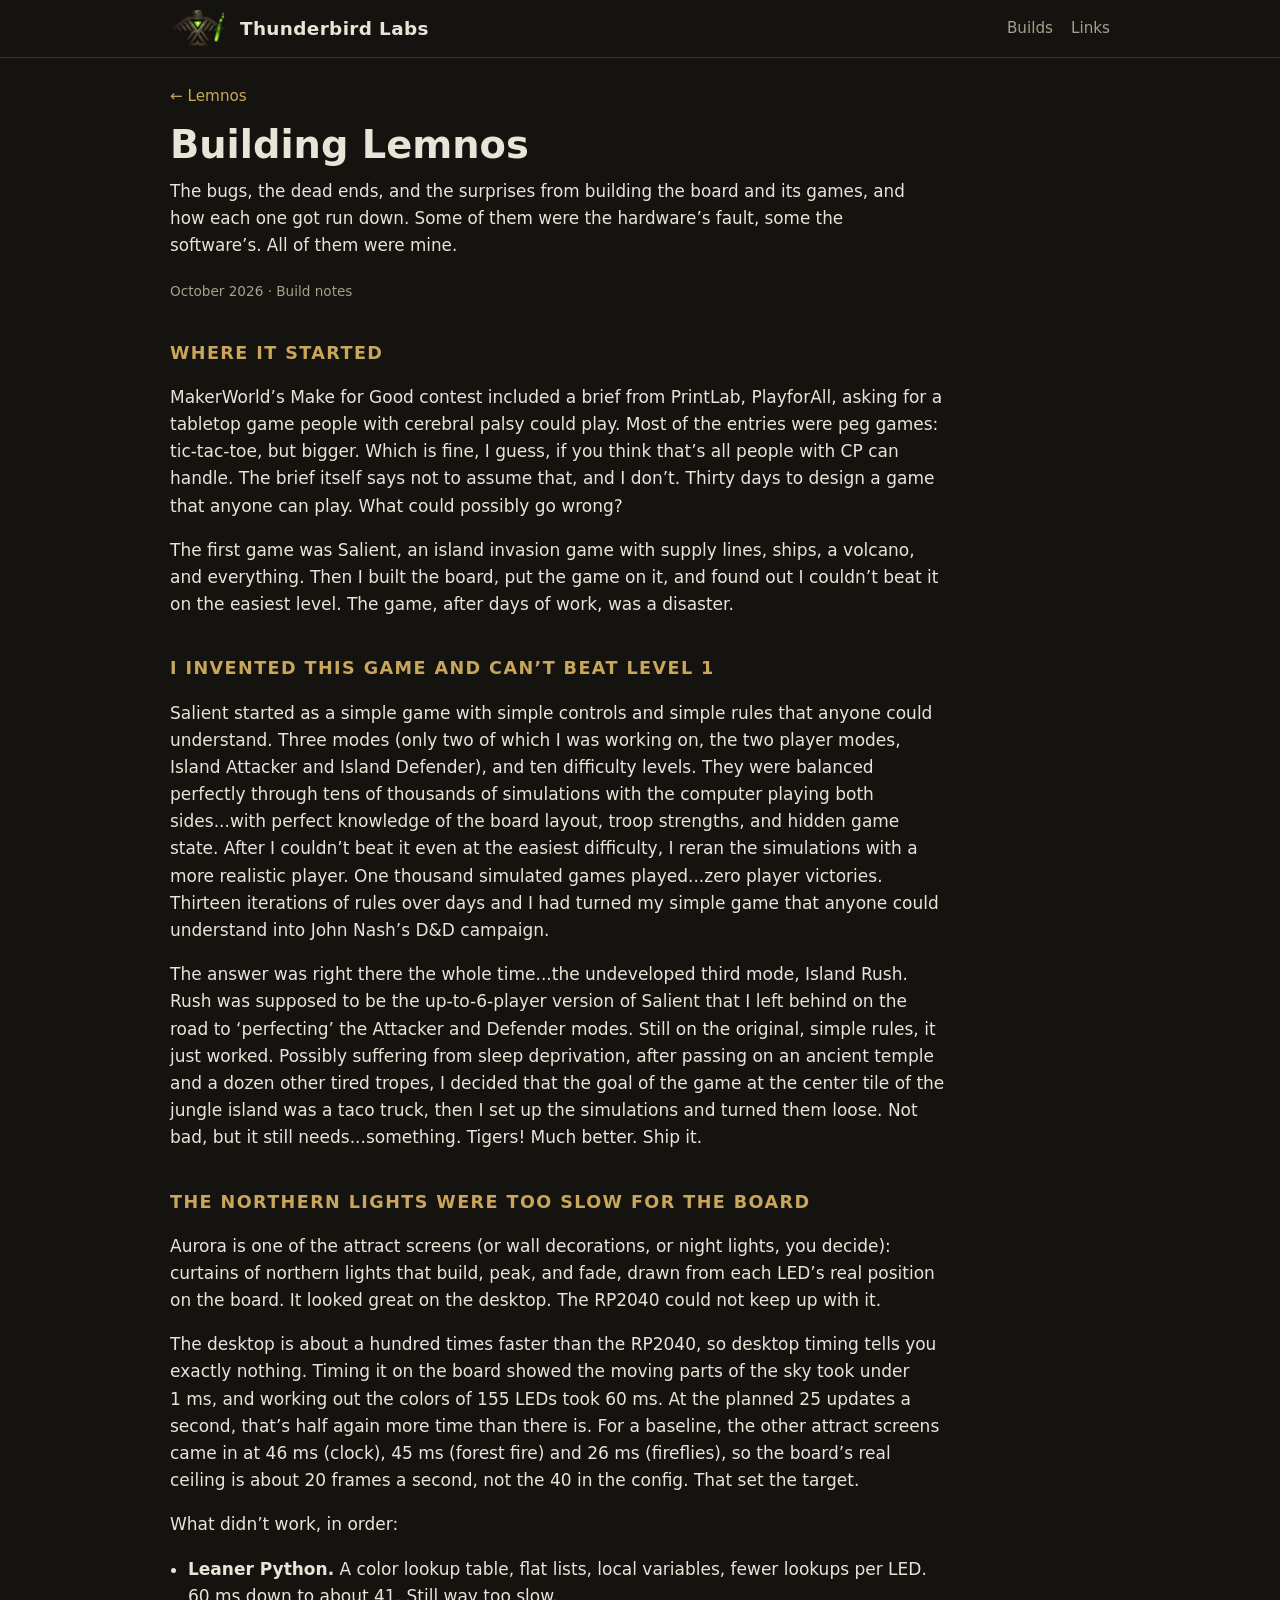
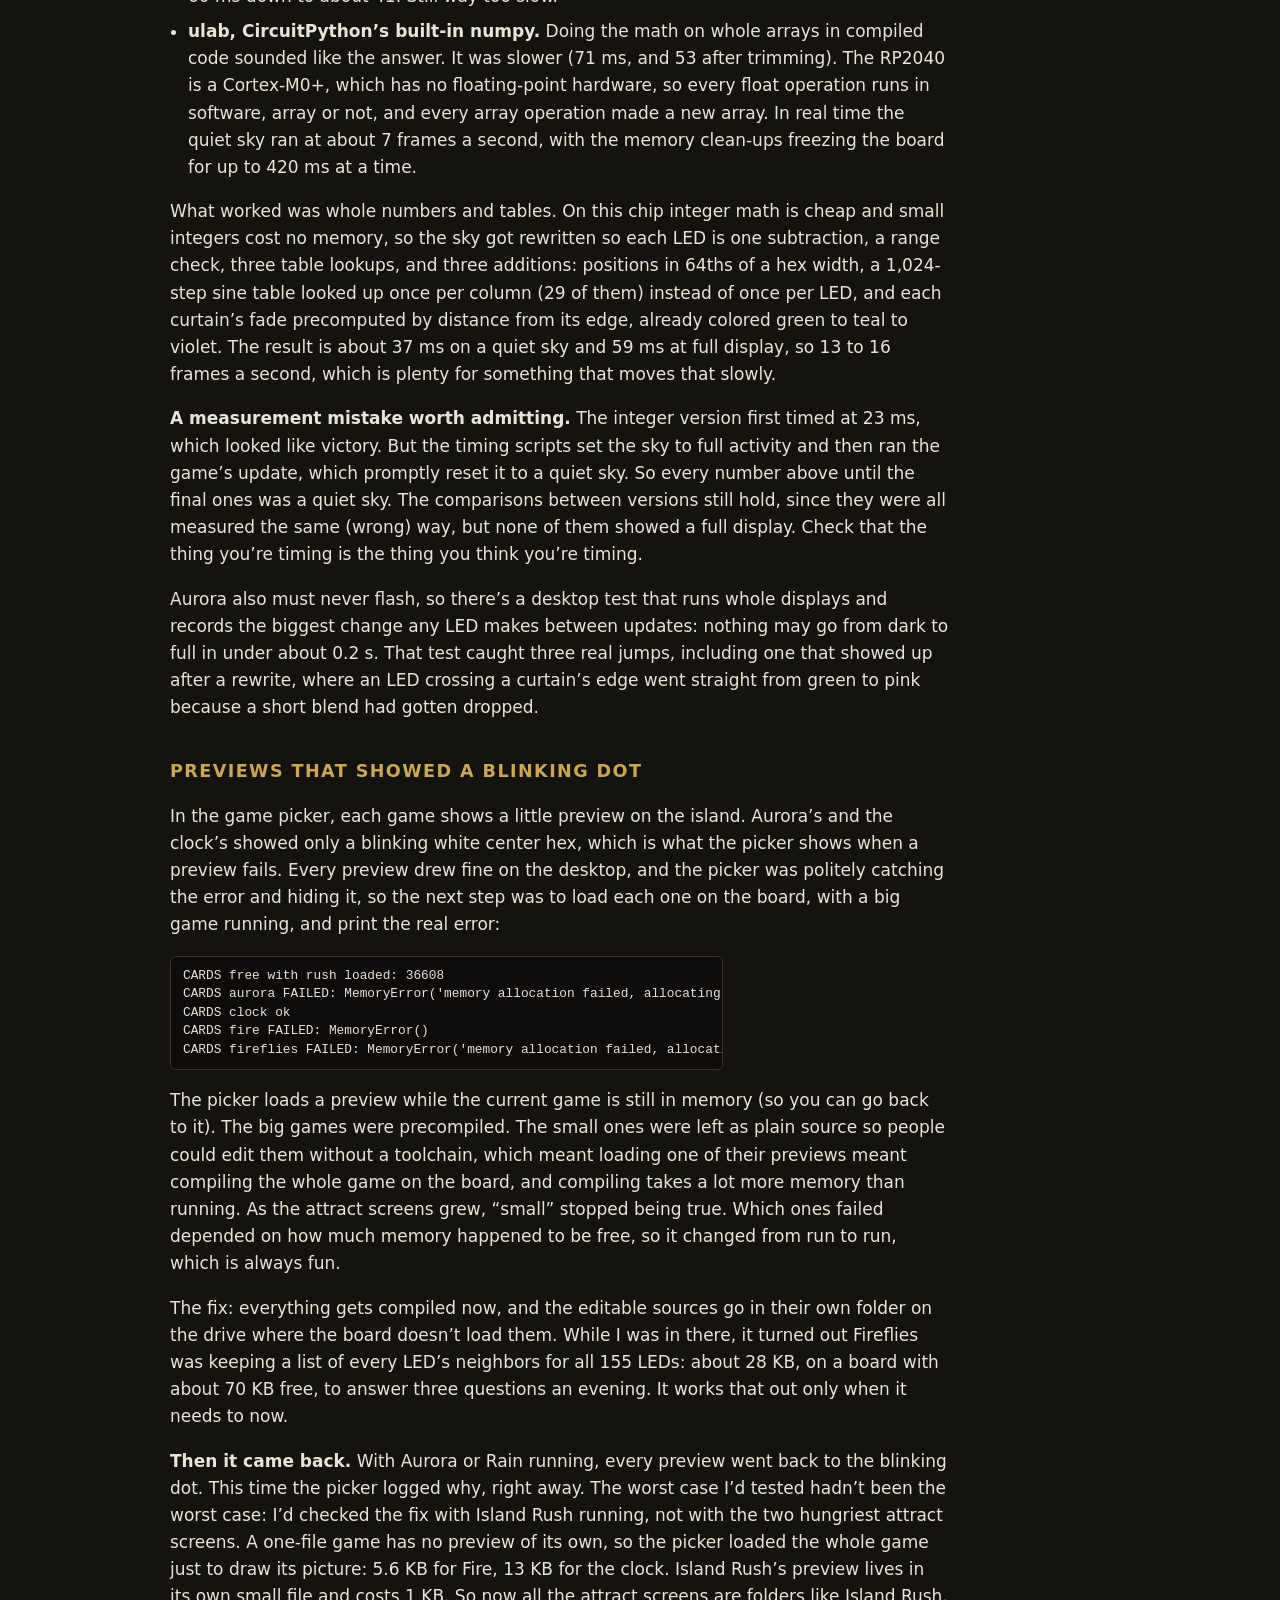
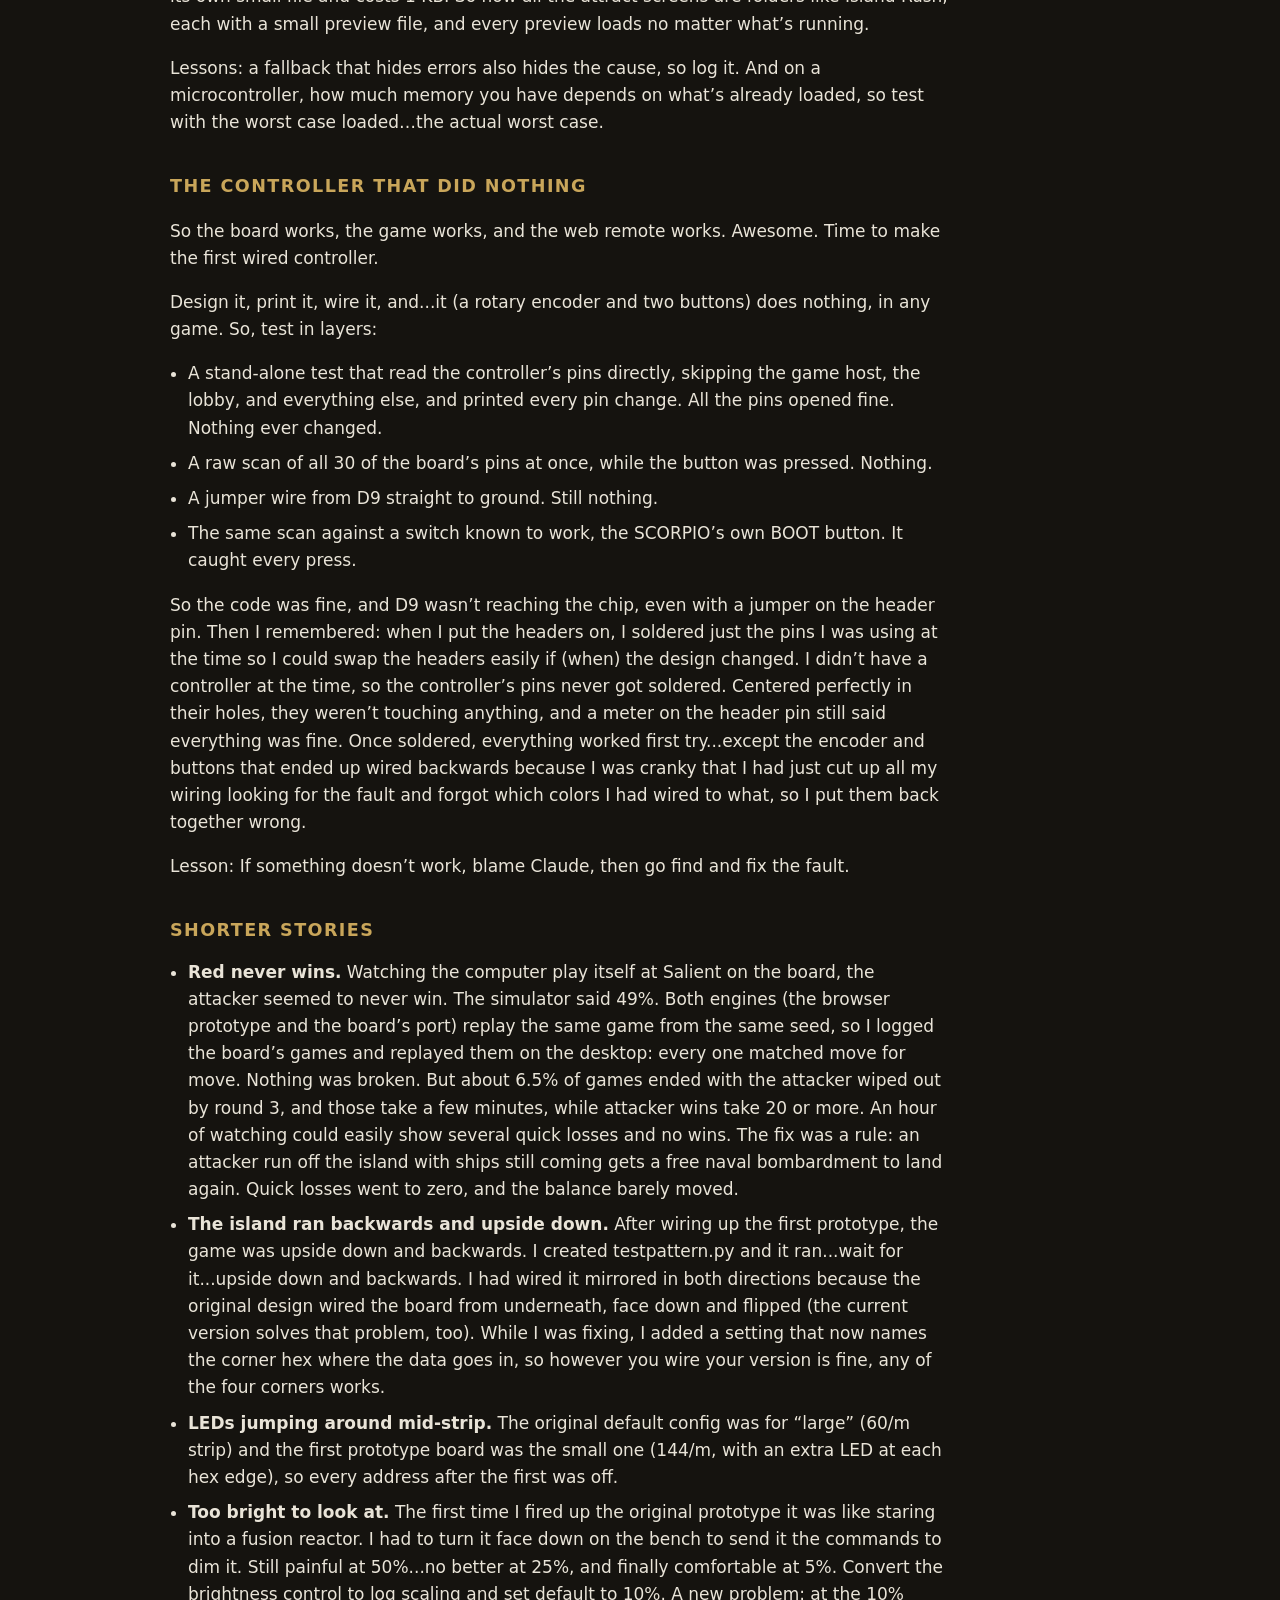
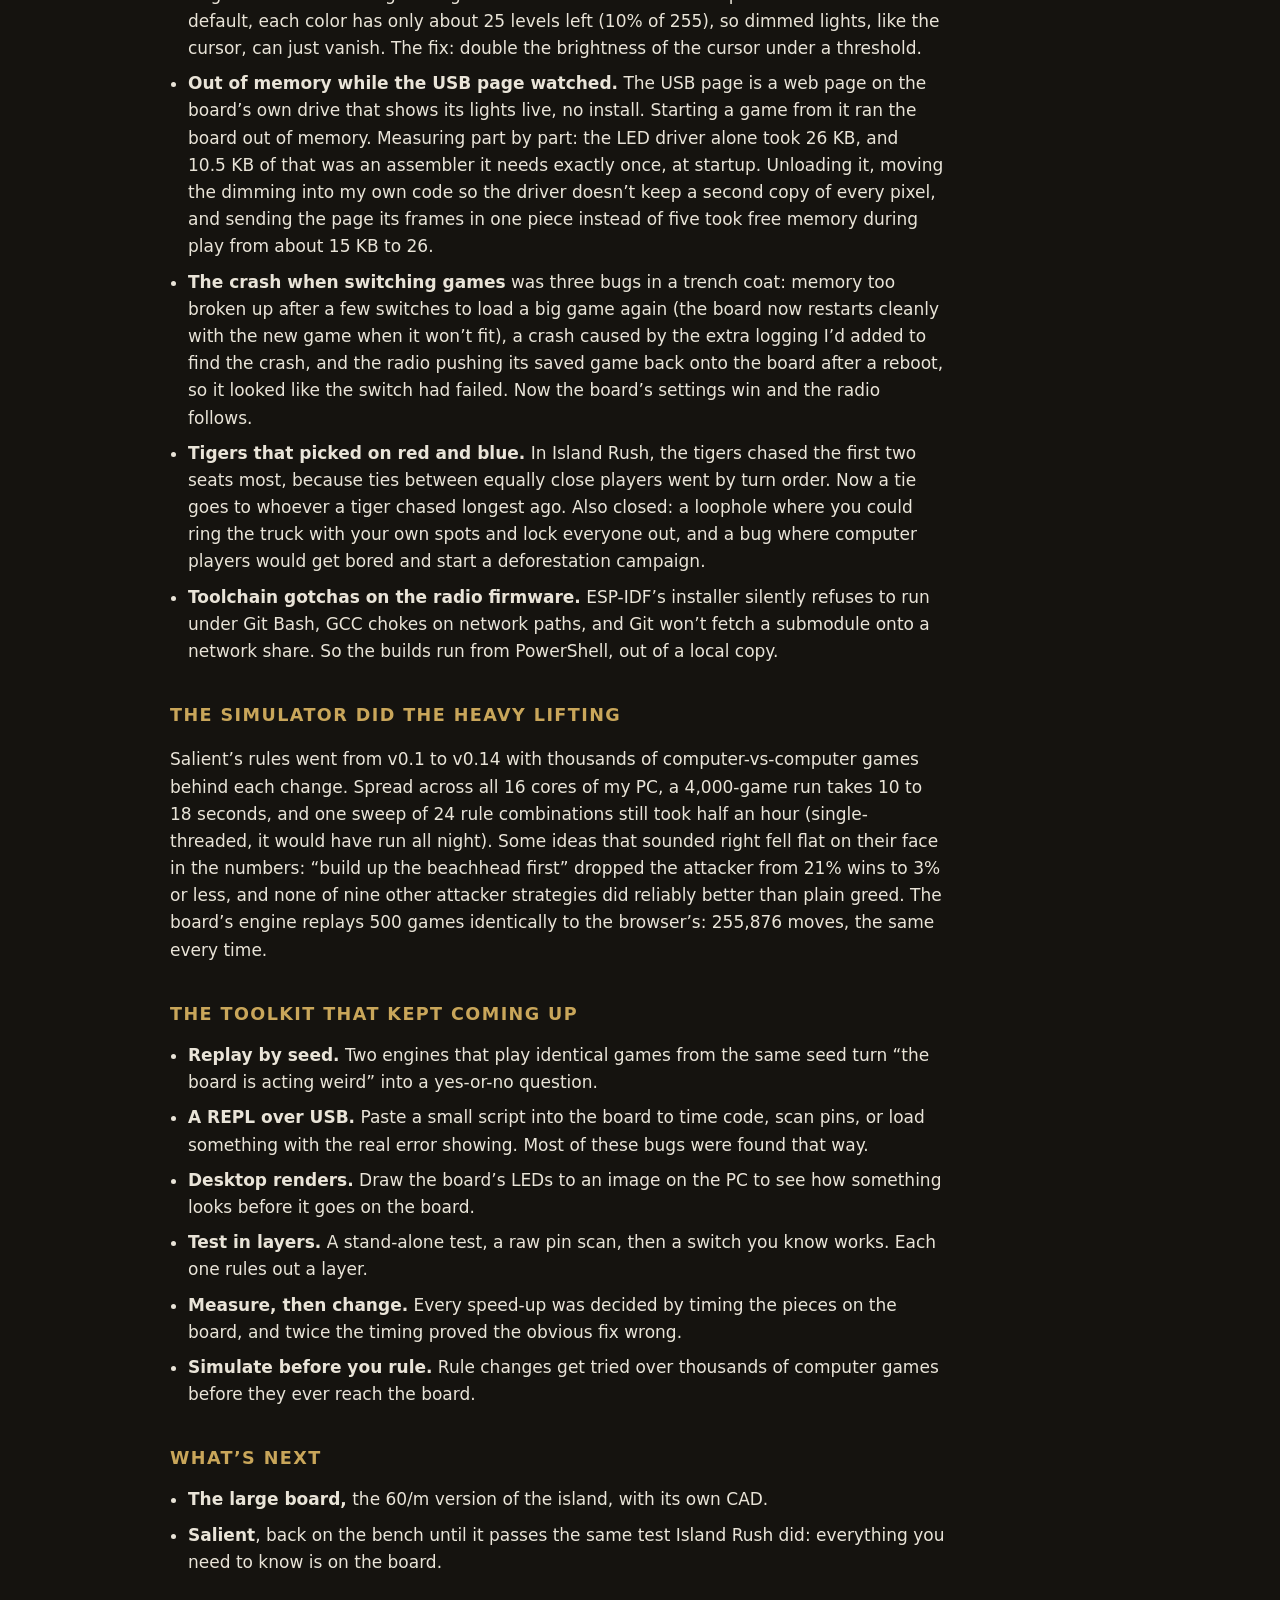
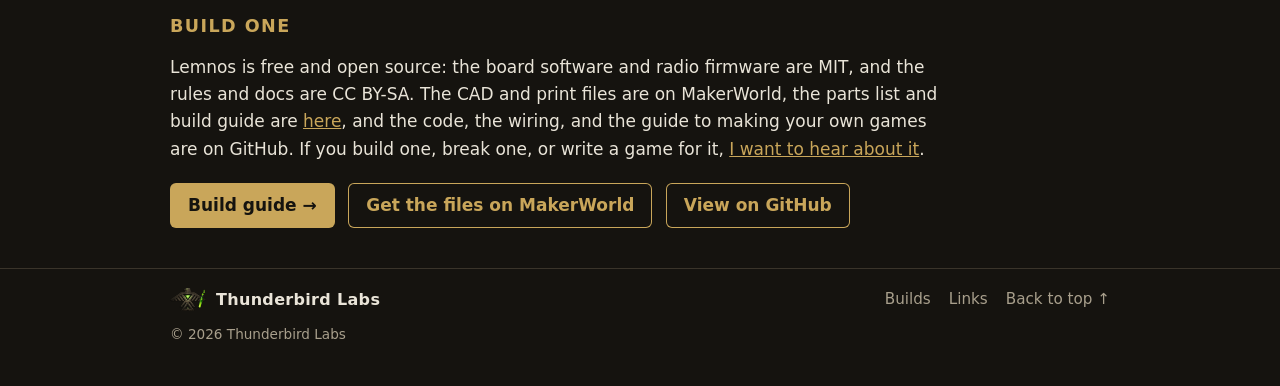
<file: lemnos-notes.html>
<!doctype html>
<html lang="en">
<head>
<meta charset="utf-8">
<meta name="viewport" content="width=device-width, initial-scale=1">
<title>Building Lemnos – Thunderbird Labs</title>
<meta name="description" content="Build notes from Lemnos, the open, accessible game board: a northern lights display too slow for the chip, previews that ran out of memory, a controller that did nothing, and how each one got run down.">
<meta property="og:title" content="Building Lemnos – Thunderbird Labs">
<meta property="og:description" content="Build notes from Lemnos: the bugs, dead ends and surprises, and how each one got run down.">
<meta property="og:image" content="https://thunderbirdlabs.com/images/hero.jpg">
<meta property="og:url" content="https://thunderbirdlabs.com/lemnos-notes">
<link rel="icon" type="image/png" href="images/favicon.png">
<link rel="apple-touch-icon" href="images/apple-touch-icon.png">
<link rel="stylesheet" href="style.css">
</head>
<body>

<header>
  <div class="wrap">
    <a class="brand" href="index.html"><img src="images/logo.png" alt=""><span class="name">Thunderbird Labs</span></a>
    <nav>
      <a href="index.html#builds">Builds</a>
      <a href="index.html#links">Links</a>
    </nav>
  </div>
</header>

<main class="wrap project article">
  <a class="back" href="lemnos.html">&larr; Lemnos</a>

  <div class="project-head">
    <h1>Building Lemnos</h1>
  </div>
  <p class="lede">The bugs, the dead ends, and the surprises from building the board and its games, and how each one got run down. Some of them were the hardware&rsquo;s fault, some the software&rsquo;s. All of them were mine.</p>
  <p class="caption">October 2026 &middot; Build notes</p>

  <h2>Where it started</h2>
  <p>MakerWorld&rsquo;s Make for Good contest included a brief from PrintLab, PlayforAll, asking for a tabletop game people with cerebral palsy could play. Most of the entries were peg games: tic-tac-toe, but bigger. Which is fine, I guess, if you think that&rsquo;s all people with CP can handle. The brief itself says not to assume that, and I don&rsquo;t. Thirty days to design a game that anyone can play. What could possibly go wrong?</p>
  <p>The first game was Salient, an island invasion game with supply lines, ships, a volcano, and everything. Then I built the board, put the game on it, and found out I couldn&rsquo;t beat it on the easiest level. The game, after days of work, was a disaster.</p>
  
  <h2>I invented this game and can&rsquo;t beat level 1</h2>
  <p>Salient started as a simple game with simple controls and simple rules that anyone could understand. Three modes (only two of which I was working on, the two player modes, Island Attacker and Island Defender), and ten difficulty levels. They were balanced perfectly through tens of thousands of simulations with the computer playing both sides...with perfect knowledge of the board layout, troop strengths, and hidden game state. After I couldn&rsquo;t beat it even at the easiest difficulty, I reran the simulations with a more realistic player. One thousand simulated games played...zero player victories. Thirteen iterations of rules over days and I had turned my simple game that anyone could understand into John Nash&rsquo;s D&amp;D campaign.</p>
  <p>The answer was right there the whole time...the undeveloped third mode, Island Rush. Rush was supposed to be the up-to-6-player version of Salient that I left behind on the road to &lsquo;perfecting&rsquo; the Attacker and Defender modes. Still on the original, simple rules, it just worked. Possibly suffering from sleep deprivation, after passing on an ancient temple and a dozen other tired tropes, I decided that the goal of the game at the center tile of the jungle island was a taco truck, then I set up the simulations and turned them loose. Not bad, but it still needs...something. Tigers! Much better. Ship it.</p>

  <h2>The northern lights were too slow for the board</h2>
  <p>Aurora is one of the attract screens (or wall decorations, or night lights, you decide): curtains of northern lights that build, peak, and fade, drawn from each LED&rsquo;s real position on the board. It looked great on the desktop. The RP2040 could not keep up with it.</p>
  <p>The desktop is about a hundred times faster than the RP2040, so desktop timing tells you exactly nothing. Timing it on the board showed the moving parts of the sky took under 1&nbsp;ms, and working out the colors of 155 LEDs took 60&nbsp;ms. At the planned 25 updates a second, that&rsquo;s half again more time than there is. For a baseline, the other attract screens came in at 46&nbsp;ms (clock), 45&nbsp;ms (forest fire) and 26&nbsp;ms (fireflies), so the board&rsquo;s real ceiling is about 20 frames a second, not the 40 in the config. That set the target.</p>
  <p>What didn&rsquo;t work, in order:</p>
  <ul class="notes">
    <li><b>Leaner Python.</b> A color lookup table, flat lists, local variables, fewer lookups per LED. 60&nbsp;ms down to about 41. Still way too slow.</li>
    <li><b>ulab, CircuitPython&rsquo;s built-in numpy.</b> Doing the math on whole arrays in compiled code sounded like the answer. It was slower (71&nbsp;ms, and 53 after trimming). The RP2040 is a Cortex-M0+, which has no floating-point hardware, so every float operation runs in software, array or not, and every array operation made a new array. In real time the quiet sky ran at about 7 frames a second, with the memory clean-ups freezing the board for up to 420&nbsp;ms at a time.</li>
  </ul>
  <p>What worked was whole numbers and tables. On this chip integer math is cheap and small integers cost no memory, so the sky got rewritten so each LED is one subtraction, a range check, three table lookups, and three additions: positions in 64ths of a hex width, a 1,024-step sine table looked up once per column (29 of them) instead of once per LED, and each curtain&rsquo;s fade precomputed by distance from its edge, already colored green to teal to violet. The result is about 37&nbsp;ms on a quiet sky and 59&nbsp;ms at full display, so 13 to 16 frames a second, which is plenty for something that moves that slowly.</p>
  <p><b>A measurement mistake worth admitting.</b> The integer version first timed at 23&nbsp;ms, which looked like victory. But the timing scripts set the sky to full activity and then ran the game&rsquo;s update, which promptly reset it to a quiet sky. So every number above until the final ones was a quiet sky. The comparisons between versions still hold, since they were all measured the same (wrong) way, but none of them showed a full display. Check that the thing you&rsquo;re timing is the thing you think you&rsquo;re timing.</p>
  <p>Aurora also must never flash, so there&rsquo;s a desktop test that runs whole displays and records the biggest change any LED makes between updates: nothing may go from dark to full in under about 0.2&nbsp;s. That test caught three real jumps, including one that showed up after a rewrite, where an LED crossing a curtain&rsquo;s edge went straight from green to pink because a short blend had gotten dropped.</p>

  <h2>Previews that showed a blinking dot</h2>
  <p>In the game picker, each game shows a little preview on the island. Aurora&rsquo;s and the clock&rsquo;s showed only a blinking white center hex, which is what the picker shows when a preview fails. Every preview drew fine on the desktop, and the picker was politely catching the error and hiding it, so the next step was to load each one on the board, with a big game running, and print the real error:</p>
<pre>CARDS free with rush loaded: 36608
CARDS aurora FAILED: MemoryError('memory allocation failed, allocating 416 bytes')
CARDS clock ok
CARDS fire FAILED: MemoryError()
CARDS fireflies FAILED: MemoryError('memory allocation failed, allocating 376 bytes')</pre>
  <p>The picker loads a preview while the current game is still in memory (so you can go back to it). The big games were precompiled. The small ones were left as plain source so people could edit them without a toolchain, which meant loading one of their previews meant compiling the whole game on the board, and compiling takes a lot more memory than running. As the attract screens grew, &ldquo;small&rdquo; stopped being true. Which ones failed depended on how much memory happened to be free, so it changed from run to run, which is always fun.</p>
  <p>The fix: everything gets compiled now, and the editable sources go in their own folder on the drive where the board doesn&rsquo;t load them. While I was in there, it turned out Fireflies was keeping a list of every LED&rsquo;s neighbors for all 155 LEDs: about 28&nbsp;KB, on a board with about 70&nbsp;KB free, to answer three questions an evening. It works that out only when it needs to now.</p>
  <p><b>Then it came back.</b> With Aurora or Rain running, every preview went back to the blinking dot. This time the picker logged why, right away. The worst case I&rsquo;d tested hadn&rsquo;t been the worst case: I&rsquo;d checked the fix with Island Rush running, not with the two hungriest attract screens. A one-file game has no preview of its own, so the picker loaded the whole game just to draw its picture: 5.6&nbsp;KB for Fire, 13&nbsp;KB for the clock. Island Rush&rsquo;s preview lives in its own small file and costs 1&nbsp;KB. So now all the attract screens are folders like Island Rush, each with a small preview file, and every preview loads no matter what&rsquo;s running.</p>
  <p>Lessons: a fallback that hides errors also hides the cause, so log it. And on a microcontroller, how much memory you have depends on what&rsquo;s already loaded, so test with the worst case loaded&hellip;the actual worst case.</p>

  <h2>The controller that did nothing</h2>
  <p>So the board works, the game works, and the web remote works. Awesome. Time to make the first wired controller.</p>
  <p>Design it, print it, wire it, and...it (a rotary encoder and two buttons) does nothing, in any game. So, test in layers:</p>
  <ul class="notes">
    <li>A stand-alone test that read the controller&rsquo;s pins directly, skipping the game host, the lobby, and everything else, and printed every pin change. All the pins opened fine. Nothing ever changed.</li>
    <li>A raw scan of all 30 of the board&rsquo;s pins at once, while the button was pressed. Nothing.</li>
    <li>A jumper wire from D9 straight to ground. Still nothing.</li>
    <li>The same scan against a switch known to work, the SCORPIO&rsquo;s own BOOT button. It caught every press.</li>
  </ul>
  <p>So the code was fine, and D9 wasn&rsquo;t reaching the chip, even with a jumper on the header pin. Then I remembered: when I put the headers on, I soldered just the pins I was using at the time so I could swap the headers easily if (when) the design changed. I didn&rsquo;t have a controller at the time, so the controller&rsquo;s pins never got soldered. Centered perfectly in their holes, they weren&rsquo;t touching anything, and a meter on the header pin still said everything was fine. Once soldered, everything worked first try...except the encoder and buttons that ended up wired backwards because I was cranky that I had just cut up all my wiring looking for the fault and forgot which colors I had wired to what, so I put them back together wrong.</p>
  <p>Lesson: If something doesn&rsquo;t work, blame Claude, then go find and fix the fault.</p>

  <h2>Shorter stories</h2>
  <ul class="notes">
    <li><b>Red never wins.</b> Watching the computer play itself at Salient on the board, the attacker seemed to never win. The simulator said 49%. Both engines (the browser prototype and the board&rsquo;s port) replay the same game from the same seed, so I logged the board&rsquo;s games and replayed them on the desktop: every one matched move for move. Nothing was broken. But about 6.5% of games ended with the attacker wiped out by round 3, and those take a few minutes, while attacker wins take 20 or more. An hour of watching could easily show several quick losses and no wins. The fix was a rule: an attacker run off the island with ships still coming gets a free naval bombardment to land again. Quick losses went to zero, and the balance barely moved.</li>
    <li><b>The island ran backwards and upside down.</b> After wiring up the first prototype, the game was upside down and backwards. I created testpattern.py and it ran...wait for it...upside down and backwards. I had wired it mirrored in both directions because the original design wired the board from underneath, face down and flipped (the current version solves that problem, too). While I was fixing, I added a setting that now names the corner hex where the data goes in, so however you wire your version is fine, any of the four corners works.</li>
    <li><b>LEDs jumping around mid-strip.</b> The original default config was for &ldquo;large&rdquo; (60/m strip) and the first prototype board was the small one (144/m, with an extra LED at each hex edge), so every address after the first was off.</li>
    <li><b>Too bright to look at.</b> The first time I fired up the original prototype it was like staring into a fusion reactor. I had to turn it face down on the bench to send it the commands to dim it. Still painful at 50%...no better at 25%, and finally comfortable at 5%. Convert the brightness control to log scaling and set default to 10%. A new problem: at the 10% default, each color has only about 25 levels left (10% of 255), so dimmed lights, like the cursor, can just vanish. The fix: double the brightness of the cursor under a threshold.</li>
    <li><b>Out of memory while the USB page watched.</b> The USB page is a web page on the board&rsquo;s own drive that shows its lights live, no install. Starting a game from it ran the board out of memory. Measuring part by part: the LED driver alone took 26&nbsp;KB, and 10.5&nbsp;KB of that was an assembler it needs exactly once, at startup. Unloading it, moving the dimming into my own code so the driver doesn&rsquo;t keep a second copy of every pixel, and sending the page its frames in one piece instead of five took free memory during play from about 15&nbsp;KB to 26.</li>
    <li><b>The crash when switching games</b> was three bugs in a trench coat: memory too broken up after a few switches to load a big game again (the board now restarts cleanly with the new game when it won&rsquo;t fit), a crash caused by the extra logging I&rsquo;d added to find the crash, and the radio pushing its saved game back onto the board after a reboot, so it looked like the switch had failed. Now the board&rsquo;s settings win and the radio follows.</li>
    <li><b>Tigers that picked on red and blue.</b> In Island Rush, the tigers chased the first two seats most, because ties between equally close players went by turn order. Now a tie goes to whoever a tiger chased longest ago. Also closed: a loophole where you could ring the truck with your own spots and lock everyone out, and a bug where computer players would get bored and start a deforestation campaign.</li>
    <li><b>Toolchain gotchas on the radio firmware.</b> ESP-IDF&rsquo;s installer silently refuses to run under Git Bash, GCC chokes on network paths, and Git won&rsquo;t fetch a submodule onto a network share. So the builds run from PowerShell, out of a local copy.</li>
  </ul>

  <h2>The simulator did the heavy lifting</h2>
  <p>Salient&rsquo;s rules went from v0.1 to v0.14 with thousands of computer-vs-computer games behind each change. Spread across all 16 cores of my PC, a 4,000-game run takes 10 to 18 seconds, and one sweep of 24 rule combinations still took half an hour (single-threaded, it would have run all night). Some ideas that sounded right fell flat on their face in the numbers: &ldquo;build up the beachhead first&rdquo; dropped the attacker from 21% wins to 3% or less, and none of nine other attacker strategies did reliably better than plain greed. The board&rsquo;s engine replays 500 games identically to the browser&rsquo;s: 255,876 moves, the same every time.</p>

  <h2>The toolkit that kept coming up</h2>
  <ul class="notes">
    <li><b>Replay by seed.</b> Two engines that play identical games from the same seed turn &ldquo;the board is acting weird&rdquo; into a yes-or-no question.</li>
    <li><b>A REPL over USB.</b> Paste a small script into the board to time code, scan pins, or load something with the real error showing. Most of these bugs were found that way.</li>
    <li><b>Desktop renders.</b> Draw the board&rsquo;s LEDs to an image on the PC to see how something looks before it goes on the board.</li>
    <li><b>Test in layers.</b> A stand-alone test, a raw pin scan, then a switch you know works. Each one rules out a layer.</li>
    <li><b>Measure, then change.</b> Every speed-up was decided by timing the pieces on the board, and twice the timing proved the obvious fix wrong.</li>
    <li><b>Simulate before you rule.</b> Rule changes get tried over thousands of computer games before they ever reach the board.</li>
  </ul>

  <h2>What&rsquo;s next</h2>
  <ul class="notes">
    <li><b>The large board,</b> the 60/m version of the island, with its own CAD.</li>
    <li><b>Salient</b>, back on the bench until it passes the same test Island Rush did: everything you need to know is on the board.</li>
  </ul>

  <h2>Build one</h2>
  <div class="files">
    <p>Lemnos is free and open source: the board software and radio firmware are MIT, and the rules and docs are CC BY-SA. The CAD and print files are on MakerWorld, the parts list and build guide are <a href="lemnos-build.html">here</a>, and the code, the wiring, and the guide to making your own games are on GitHub. If you build one, break one, or write a game for it, <a href="mailto:thunderbirdlabs@gmail.com?subject=Lemnos">I want to hear about it</a>.</p>
    <a class="button" href="lemnos-build.html">Build guide &rarr;</a>
    <a class="button secondary" href="https://makerworld.com/en/models/3498867-lemnos-an-open-accessible-game-board-playforall">Get the files on MakerWorld</a>
    <a class="button secondary" href="https://github.com/tbirdlabs/lemnos">View on GitHub</a>
  </div>
</main>

<footer>
  <div class="wrap">
    <a class="brand" href="index.html"><img src="images/logo.png" alt=""><span class="name">Thunderbird Labs</span></a>
    <nav>
      <a href="index.html#builds">Builds</a>
      <a href="index.html#links">Links</a>
      <a href="#top">Back to top &uarr;</a>
    </nav>
    <p class="copy">&copy; 2026 Thunderbird Labs</p>
  </div>
</footer>

<script src="lightbox.js"></script>
</body>
</html>
</file>
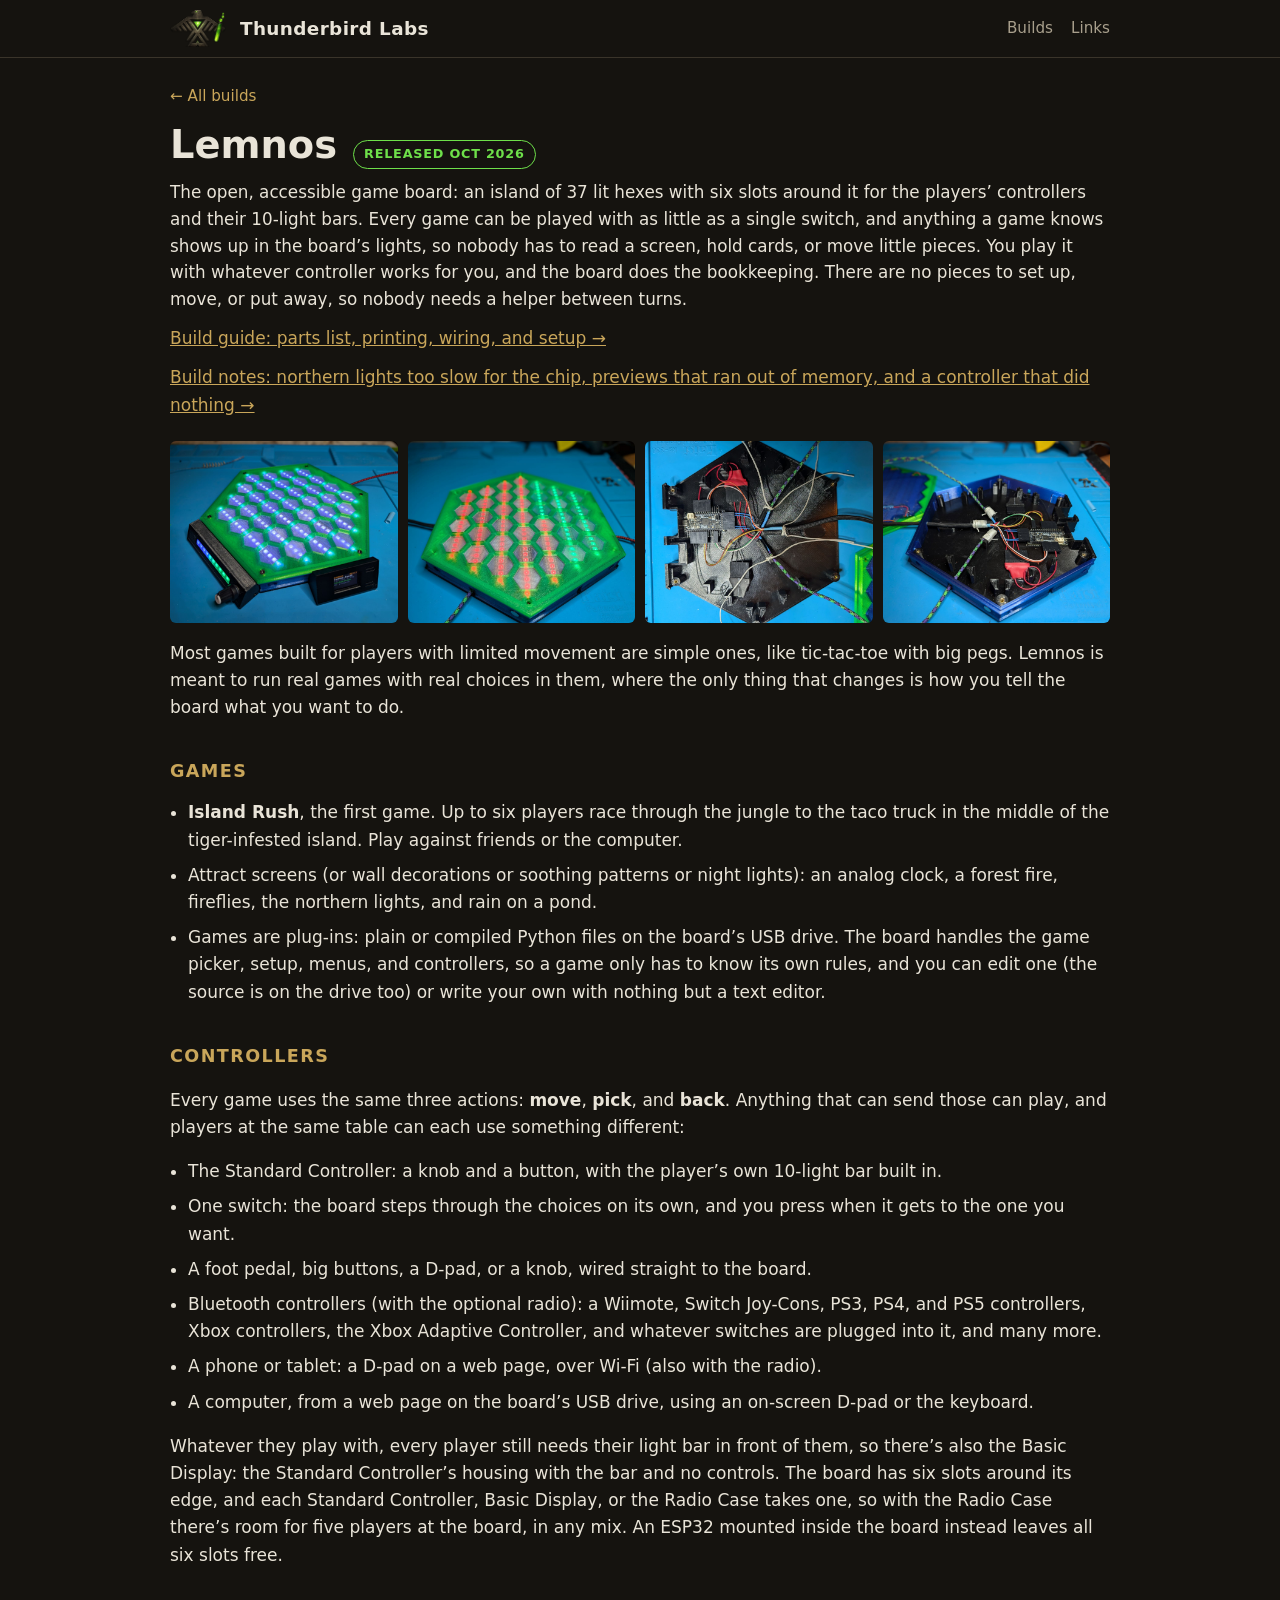
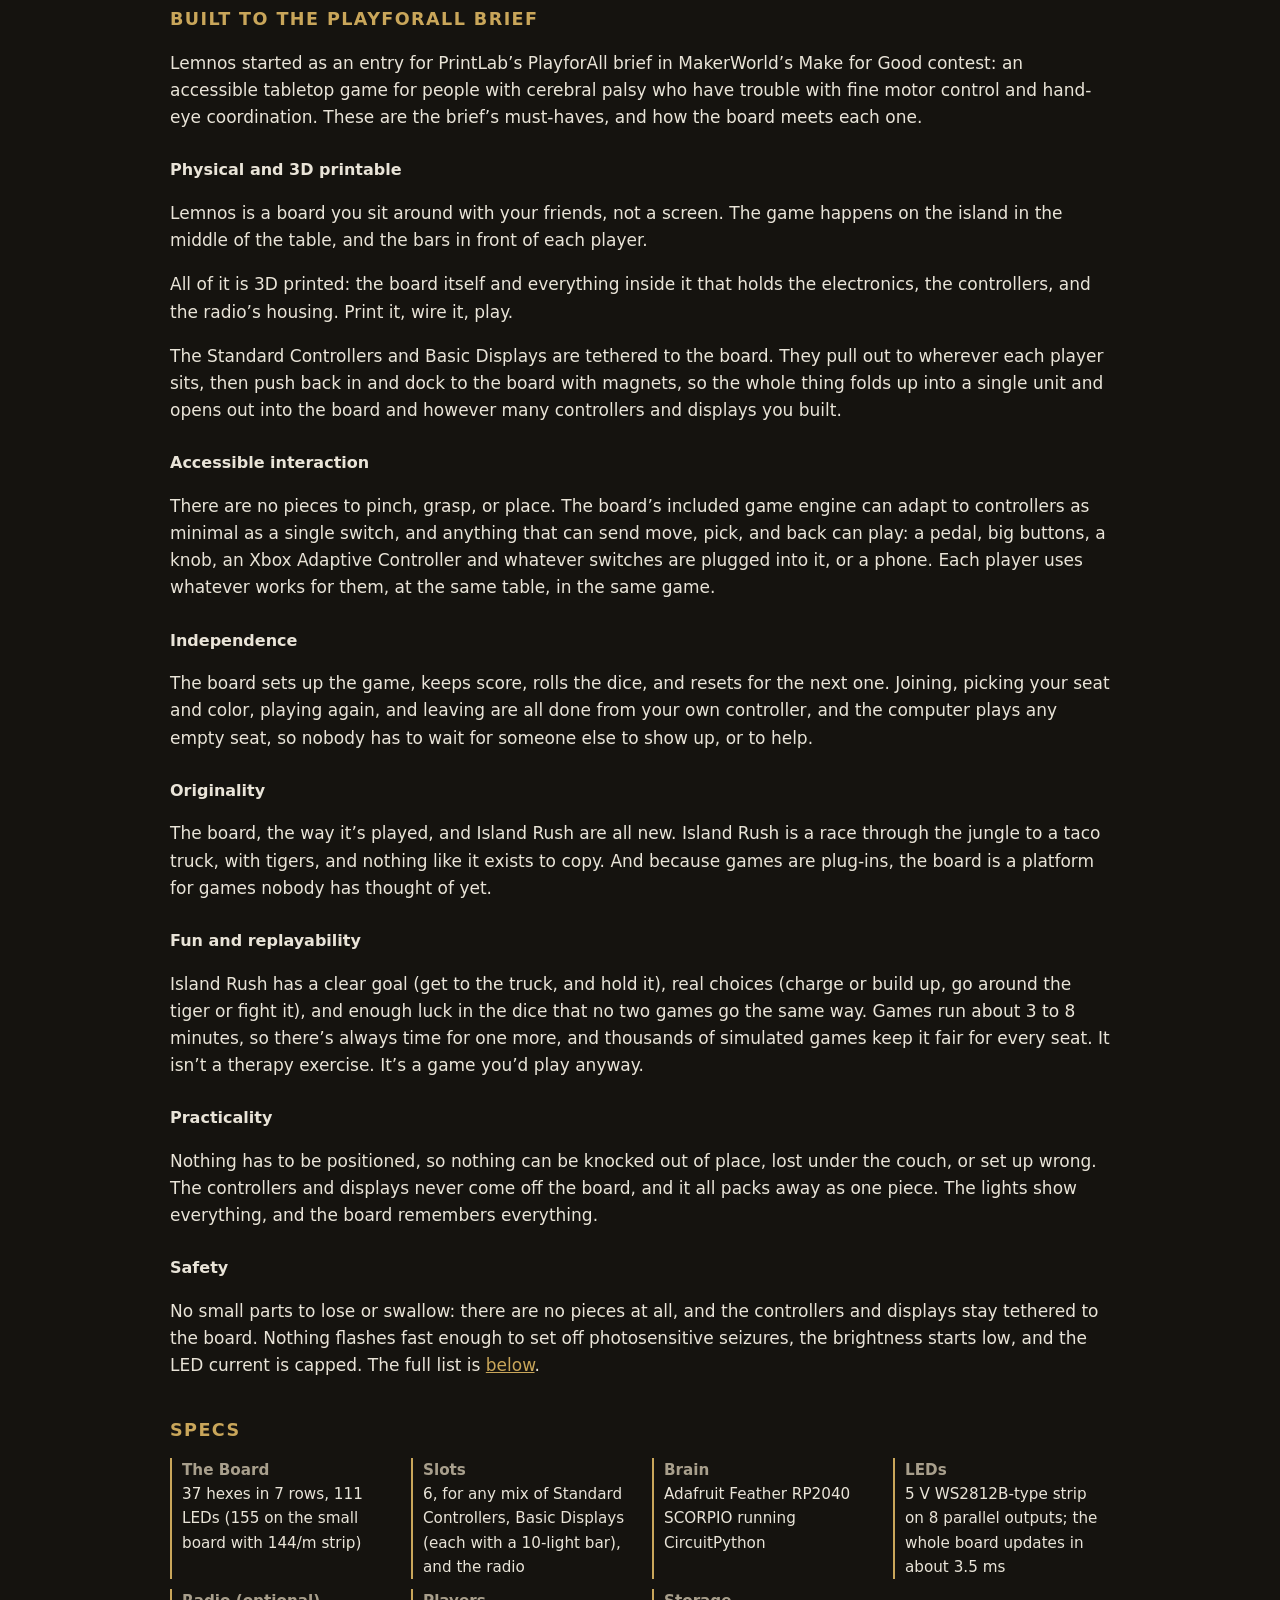
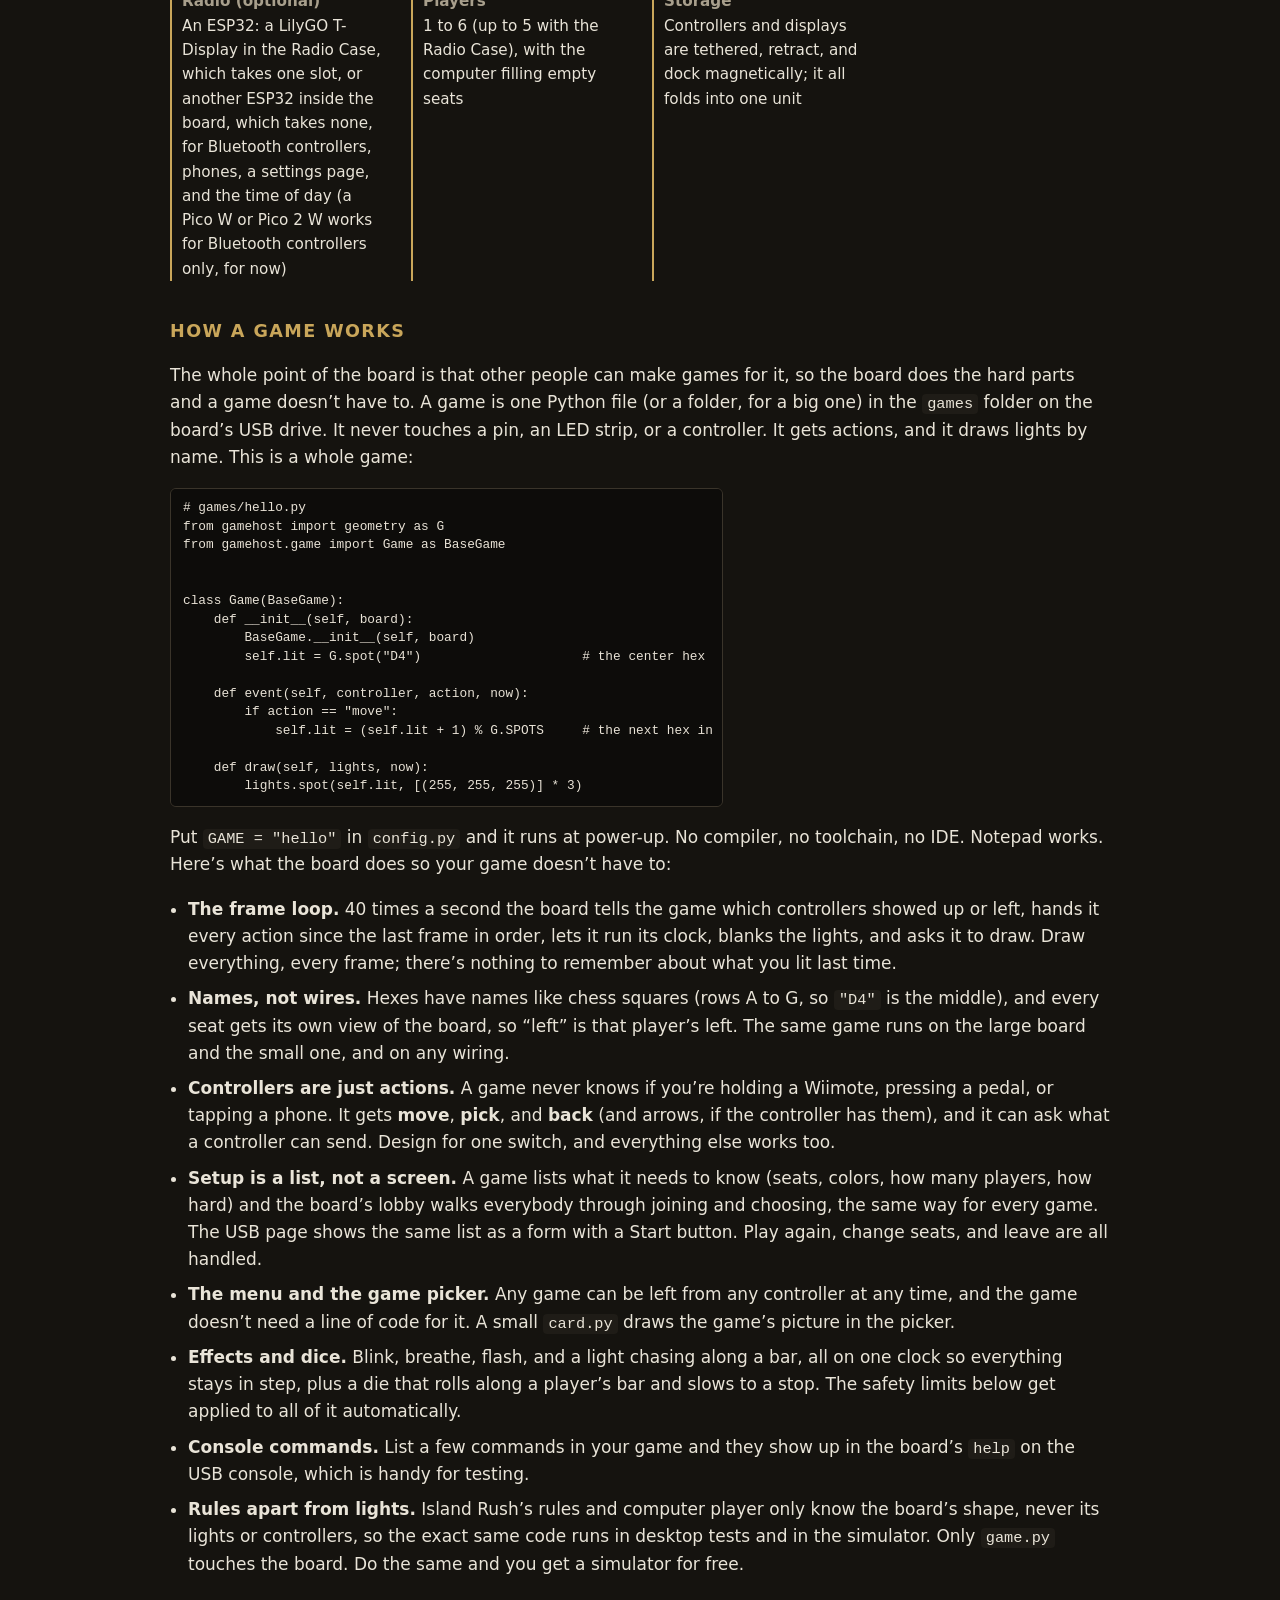
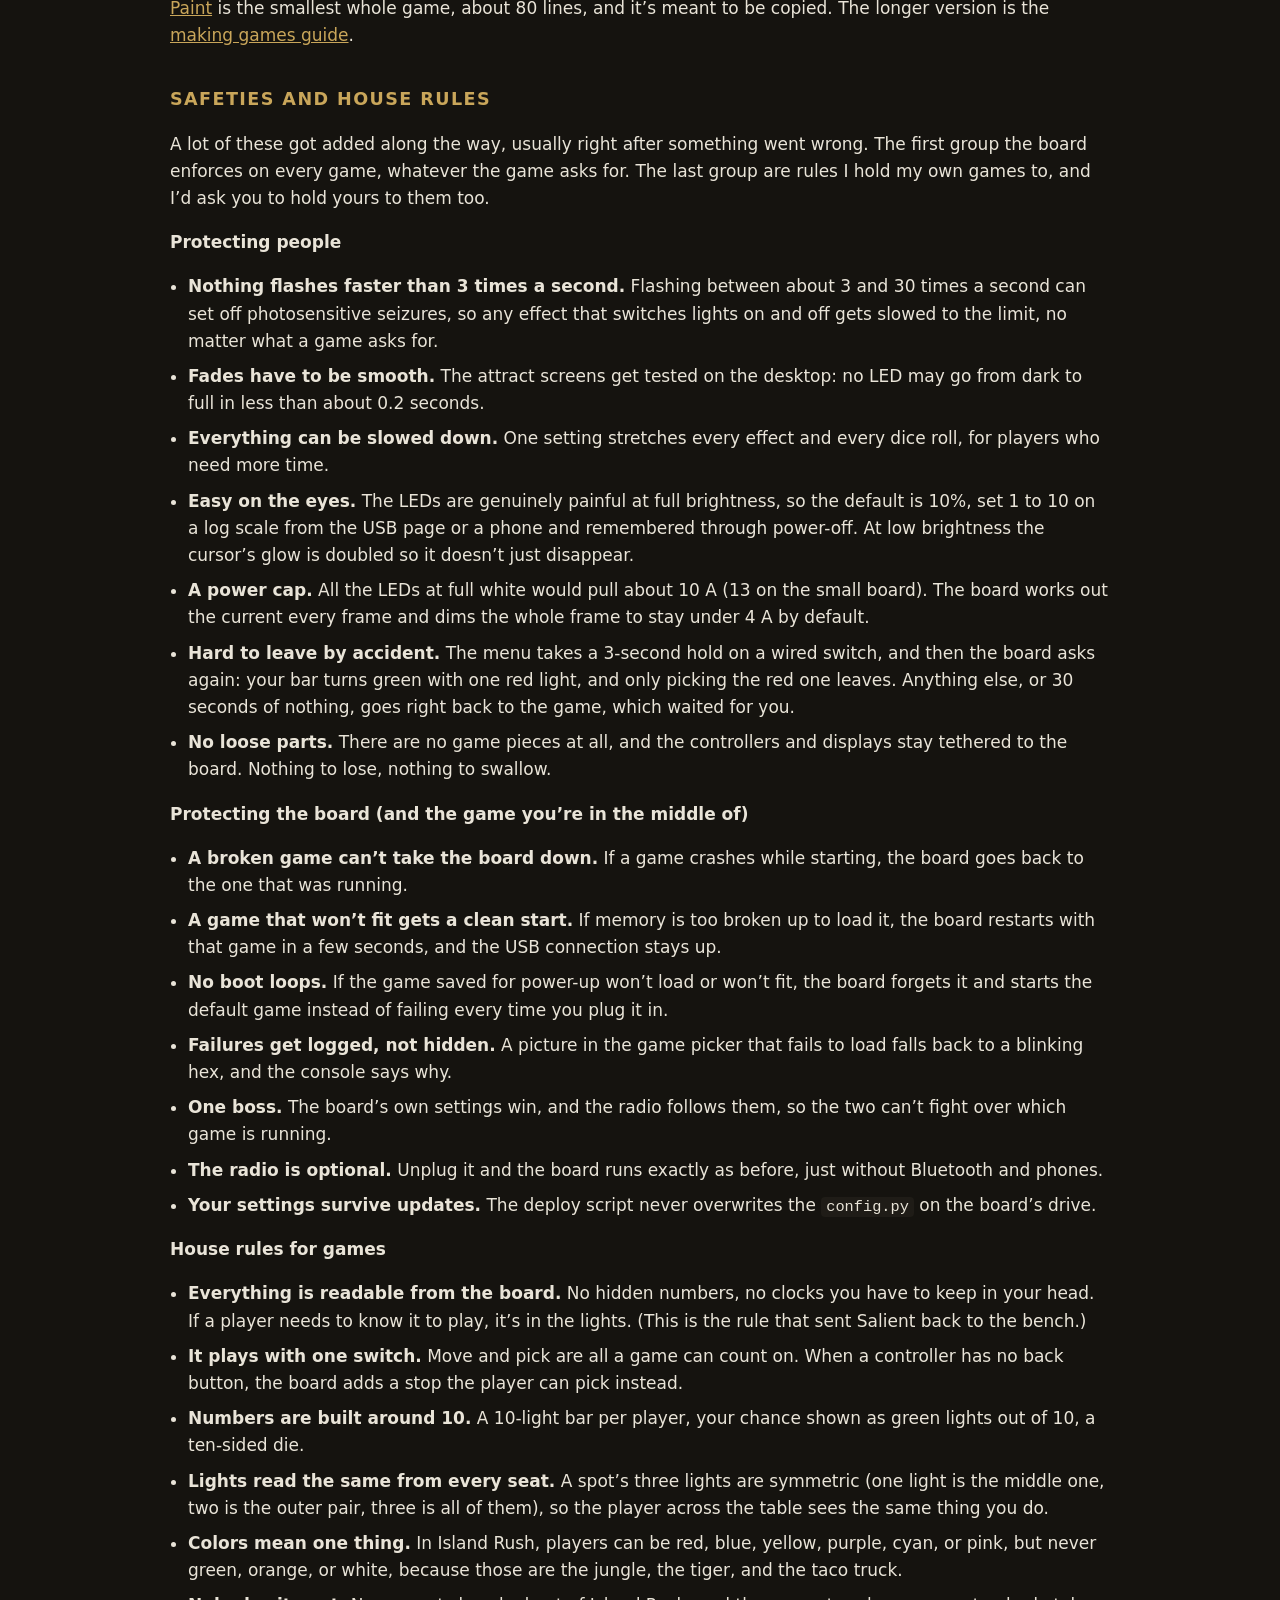
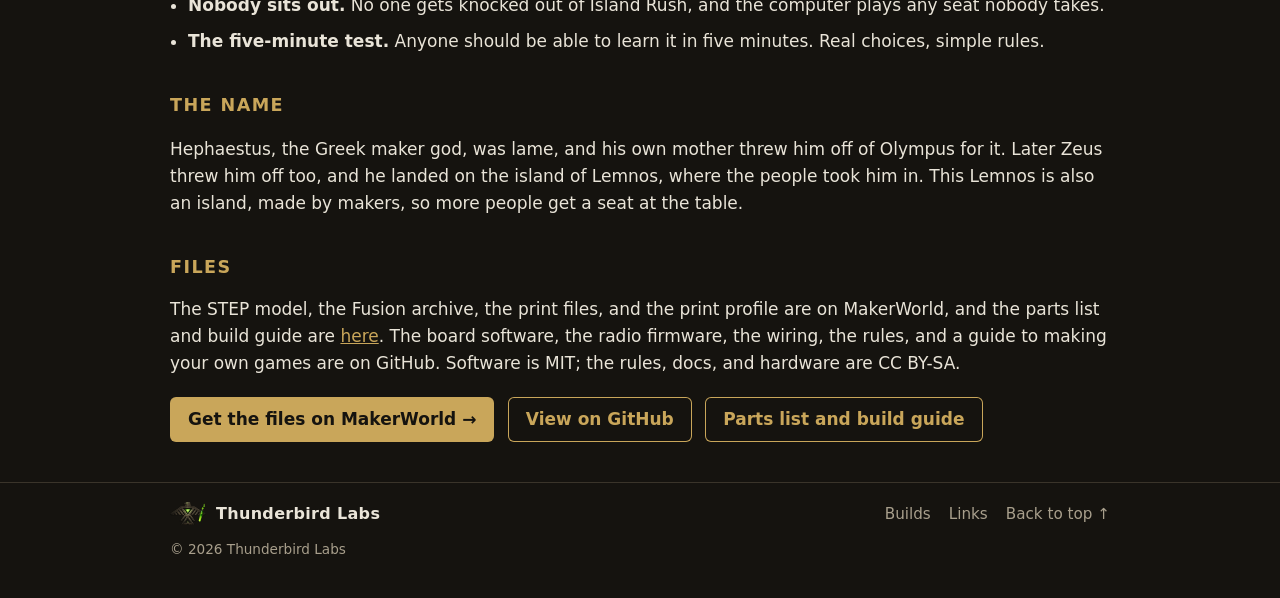
<file: lemnos.html>
<!doctype html>
<html lang="en">
<head>
<meta charset="utf-8">
<meta name="viewport" content="width=device-width, initial-scale=1">
<title>Lemnos – Thunderbird Labs</title>
<meta name="description" content="Lemnos, the open, accessible game board: a hex island of LEDs with six seats, playable with one switch or any mix of controllers.">
<meta property="og:title" content="Lemnos – Thunderbird Labs">
<meta property="og:description" content="Lemnos, the open, accessible game board: a hex island of LEDs with six seats, playable with one switch or any mix of controllers.">
<meta property="og:image" content="https://thunderbirdlabs.com/images/hero.jpg">
<meta property="og:url" content="https://thunderbirdlabs.com/lemnos">
<link rel="icon" type="image/png" href="images/favicon.png">
<link rel="apple-touch-icon" href="images/apple-touch-icon.png">
<link rel="stylesheet" href="style.css">
</head>
<body>

<header>
  <div class="wrap">
    <a class="brand" href="index.html"><img src="images/logo.png" alt=""><span class="name">Thunderbird Labs</span></a>
    <nav>
      <a href="index.html#builds">Builds</a>
      <a href="index.html#links">Links</a>
    </nav>
  </div>
</header>

<main class="wrap project">
  <a class="back" href="index.html#builds">&larr; All builds</a>

  <div class="project-head">
    <h1>Lemnos</h1>
    <span class="status released">Released Oct 2026</span>
  </div>
  <p class="lede">The open, accessible game board: an island of 37 lit hexes with six slots around it for the players&rsquo; controllers and their 10-light bars. Every game can be played with as little as a single switch, and anything a game knows shows up in the board&rsquo;s lights, so nobody has to read a screen, hold cards, or move little pieces. You play it with whatever controller works for you, and the board does the bookkeeping. There are no pieces to set up, move, or put away, so nobody needs a helper between turns.</p>
  <p class="article-link"><a href="lemnos-build.html">Build guide: parts list, printing, wiring, and setup &rarr;</a></p>
  <p class="article-link"><a href="lemnos-notes.html">Build notes: northern lights too slow for the chip, previews that ran out of memory, and a controller that did nothing &rarr;</a></p>

  <div class="gallery">
    <img src="images/guide/lemnos-photo-board.jpg" alt="The finished Lemnos board lit blue and green, with a Standard Controller docked on the left and the Radio Case on the right showing its status screen">
    <img src="images/guide/lemnos-photo-lit.jpg" alt="The board with the Cover on and its island lit in rows of red and green on the test pattern">
    <img src="images/guide/lemnos-photo-wiring-top.jpg" alt="Inside the Base: the SCORPIO, its wiring on DuPont housings, the 5 V joiner in red heat-shrink, and three paracord tethers lashed to the tie-off points" loading="lazy">
    <img src="images/guide/lemnos-photo-skirt.jpg" alt="The Base with the blue Skirt around it and the wiring and tethers inside, before the Strip Carrier goes in" loading="lazy">
  </div>

  <p>Most games built for players with limited movement are simple ones, like tic-tac-toe with big pegs. Lemnos is meant to run real games with real choices in them, where the only thing that changes is how you tell the board what you want to do.</p>

  <h2>Games</h2>
  <ul class="notes">
    <li><b>Island Rush</b>, the first game. Up to six players race through the jungle to the taco truck in the middle of the tiger-infested island. Play against friends or the computer.</li>
    <li>Attract screens (or wall decorations or soothing patterns or night lights): an analog clock, a forest fire, fireflies, the northern lights, and rain on a pond.</li>
    <li>Games are plug-ins: plain or compiled Python files on the board&rsquo;s USB drive. The board handles the game picker, setup, menus, and controllers, so a game only has to know its own rules, and you can edit one (the source is on the drive too) or write your own with nothing but a text editor.</li>
  </ul>

  <h2>Controllers</h2>
  <p>Every game uses the same three actions: <b>move</b>, <b>pick</b>, and <b>back</b>. Anything that can send those can play, and players at the same table can each use something different:</p>
  <ul class="notes">
    <li>The Standard Controller: a knob and a button, with the player&rsquo;s own 10-light bar built in.</li>
    <li>One switch: the board steps through the choices on its own, and you press when it gets to the one you want.</li>
    <li>A foot pedal, big buttons, a D-pad, or a knob, wired straight to the board.</li>
    <li>Bluetooth controllers (with the optional radio): a Wiimote, Switch Joy-Cons, PS3, PS4, and PS5 controllers, Xbox controllers, the Xbox Adaptive Controller, and whatever switches are plugged into it, and many more.</li>
    <li>A phone or tablet: a D-pad on a web page, over Wi&#8209;Fi (also with the radio).</li>
    <li>A computer, from a web page on the board&rsquo;s USB drive, using an on-screen D-pad or the keyboard.</li>
  </ul>
  <p>Whatever they play with, every player still needs their light bar in front of them, so there&rsquo;s also the Basic Display: the Standard Controller&rsquo;s housing with the bar and no controls. The board has six slots around its edge, and each Standard Controller, Basic Display, or the Radio Case takes one, so with the Radio Case there&rsquo;s room for five players at the board, in any mix. An ESP32 mounted inside the board instead leaves all six slots free.</p>

  <h2>Built to the PlayforAll brief</h2>
  <p>Lemnos started as an entry for PrintLab&rsquo;s PlayforAll brief in MakerWorld&rsquo;s Make for Good contest: an accessible tabletop game for people with cerebral palsy who have trouble with fine motor control and hand-eye coordination. These are the brief&rsquo;s must-haves, and how the board meets each one.</p>

  <h3>Physical and 3D printable</h3>
  <p>Lemnos is a board you sit around with your friends, not a screen. The game happens on the island in the middle of the table, and the bars in front of each player.</p>
  <p>All of it is 3D printed: the board itself and everything inside it that holds the electronics, the controllers, and the radio&rsquo;s housing. Print it, wire it, play.</p>
  <p>The Standard Controllers and Basic Displays are tethered to the board. They pull out to wherever each player sits, then push back in and dock to the board with magnets, so the whole thing folds up into a single unit and opens out into the board and however many controllers and displays you built.</p>

  <h3>Accessible interaction</h3>
  <p>There are no pieces to pinch, grasp, or place. The board&rsquo;s included game engine can adapt to controllers as minimal as a single switch, and anything that can send move, pick, and back can play: a pedal, big buttons, a knob, an Xbox Adaptive Controller and whatever switches are plugged into it, or a phone. Each player uses whatever works for them, at the same table, in the same game.</p>

  <h3>Independence</h3>
  <p>The board sets up the game, keeps score, rolls the dice, and resets for the next one. Joining, picking your seat and color, playing again, and leaving are all done from your own controller, and the computer plays any empty seat, so nobody has to wait for someone else to show up, or to help.</p>

  <h3>Originality</h3>
  <p>The board, the way it&rsquo;s played, and Island Rush are all new. Island Rush is a race through the jungle to a taco truck, with tigers, and nothing like it exists to copy. And because games are plug-ins, the board is a platform for games nobody has thought of yet.</p>

  <h3>Fun and replayability</h3>
  <p>Island Rush has a clear goal (get to the truck, and hold it), real choices (charge or build up, go around the tiger or fight it), and enough luck in the dice that no two games go the same way. Games run about 3 to 8 minutes, so there&rsquo;s always time for one more, and thousands of simulated games keep it fair for every seat. It isn&rsquo;t a therapy exercise. It&rsquo;s a game you&rsquo;d play anyway.</p>

  <h3>Practicality</h3>
  <p>Nothing has to be positioned, so nothing can be knocked out of place, lost under the couch, or set up wrong. The controllers and displays never come off the board, and it all packs away as one piece. The lights show everything, and the board remembers everything.</p>

  <h3>Safety</h3>
  <p>No small parts to lose or swallow: there are no pieces at all, and the controllers and displays stay tethered to the board. Nothing flashes fast enough to set off photosensitive seizures, the brightness starts low, and the LED current is capped. The full list is <a href="#safeties">below</a>.</p>

  <h2>Specs</h2>
  <ul class="specs">
    <li><b>The Board</b><br>37 hexes in 7 rows, 111 LEDs (155 on the small board with 144/m strip)</li>
    <li><b>Slots</b><br>6, for any mix of Standard Controllers, Basic Displays (each with a 10-light bar), and the radio</li>
    <li><b>Brain</b><br>Adafruit Feather RP2040 SCORPIO running CircuitPython</li>
    <li><b>LEDs</b><br>5&nbsp;V WS2812B-type strip on 8 parallel outputs; the whole board updates in about 3.5&nbsp;ms</li>
    <li><b>Radio (optional)</b><br>An ESP32: a LilyGO T-Display in the Radio Case, which takes one slot, or another ESP32 inside the board, which takes none, for Bluetooth controllers, phones, a settings page, and the time of day (a Pico W or Pico 2 W works for Bluetooth controllers only, for now)</li>
    <li><b>Players</b><br>1 to 6 (up to 5 with the Radio Case), with the computer filling empty seats</li>
    <li><b>Storage</b><br>Controllers and displays are tethered, retract, and dock magnetically; it all folds into one unit</li>
  </ul>

  <h2>How a game works</h2>
  <p>The whole point of the board is that other people can make games for it, so the board does the hard parts and a game doesn&rsquo;t have to. A game is one Python file (or a folder, for a big one) in the <code>games</code> folder on the board&rsquo;s USB drive. It never touches a pin, an LED strip, or a controller. It gets actions, and it draws lights by name. This is a whole game:</p>
<pre># games/hello.py
from gamehost import geometry as G
from gamehost.game import Game as BaseGame


class Game(BaseGame):
    def __init__(self, board):
        BaseGame.__init__(self, board)
        self.lit = G.spot("D4")                     # the center hex

    def event(self, controller, action, now):
        if action == "move":
            self.lit = (self.lit + 1) % G.SPOTS     # the next hex in reading order

    def draw(self, lights, now):
        lights.spot(self.lit, [(255, 255, 255)] * 3)</pre>
  <p>Put <code>GAME = "hello"</code> in <code>config.py</code> and it runs at power-up. No compiler, no toolchain, no IDE. Notepad works. Here&rsquo;s what the board does so your game doesn&rsquo;t have to:</p>
  <ul class="notes">
    <li><b>The frame loop.</b> 40 times a second the board tells the game which controllers showed up or left, hands it every action since the last frame in order, lets it run its clock, blanks the lights, and asks it to draw. Draw everything, every frame; there&rsquo;s nothing to remember about what you lit last time.</li>
    <li><b>Names, not wires.</b> Hexes have names like chess squares (rows A to G, so <code>"D4"</code> is the middle), and every seat gets its own view of the board, so &ldquo;left&rdquo; is that player&rsquo;s left. The same game runs on the large board and the small one, and on any wiring.</li>
    <li><b>Controllers are just actions.</b> A game never knows if you&rsquo;re holding a Wiimote, pressing a pedal, or tapping a phone. It gets <b>move</b>, <b>pick</b>, and <b>back</b> (and arrows, if the controller has them), and it can ask what a controller can send. Design for one switch, and everything else works too.</li>
    <li><b>Setup is a list, not a screen.</b> A game lists what it needs to know (seats, colors, how many players, how hard) and the board&rsquo;s lobby walks everybody through joining and choosing, the same way for every game. The USB page shows the same list as a form with a Start button. Play again, change seats, and leave are all handled.</li>
    <li><b>The menu and the game picker.</b> Any game can be left from any controller at any time, and the game doesn&rsquo;t need a line of code for it. A small <code>card.py</code> draws the game&rsquo;s picture in the picker.</li>
    <li><b>Effects and dice.</b> Blink, breathe, flash, and a light chasing along a bar, all on one clock so everything stays in step, plus a die that rolls along a player&rsquo;s bar and slows to a stop. The safety limits below get applied to all of it automatically.</li>
    <li><b>Console commands.</b> List a few commands in your game and they show up in the board&rsquo;s <code>help</code> on the USB console, which is handy for testing.</li>
    <li><b>Rules apart from lights.</b> Island Rush&rsquo;s rules and computer player only know the board&rsquo;s shape, never its lights or controllers, so the exact same code runs in desktop tests and in the simulator. Only <code>game.py</code> touches the board. Do the same and you get a simulator for free.</li>
  </ul>
  <p><a href="https://github.com/tbirdlabs/lemnos/blob/main/circuitpython/games/paint.py">Paint</a> is the smallest whole game, about 80 lines, and it&rsquo;s meant to be copied. The longer version is the <a href="https://github.com/tbirdlabs/lemnos/blob/main/docs/making-games.md">making games guide</a>.</p>

  <h2 id="safeties">Safeties and house rules</h2>
  <p>A lot of these got added along the way, usually right after something went wrong. The first group the board enforces on every game, whatever the game asks for. The last group are rules I hold my own games to, and I&rsquo;d ask you to hold yours to them too.</p>
  <p><b>Protecting people</b></p>
  <ul class="notes">
    <li><b>Nothing flashes faster than 3 times a second.</b> Flashing between about 3 and 30 times a second can set off photosensitive seizures, so any effect that switches lights on and off gets slowed to the limit, no matter what a game asks for.</li>
    <li><b>Fades have to be smooth.</b> The attract screens get tested on the desktop: no LED may go from dark to full in less than about 0.2 seconds.</li>
    <li><b>Everything can be slowed down.</b> One setting stretches every effect and every dice roll, for players who need more time.</li>
    <li><b>Easy on the eyes.</b> The LEDs are genuinely painful at full brightness, so the default is 10%, set 1 to 10 on a log scale from the USB page or a phone and remembered through power-off. At low brightness the cursor&rsquo;s glow is doubled so it doesn&rsquo;t just disappear.</li>
    <li><b>A power cap.</b> All the LEDs at full white would pull about 10&nbsp;A (13 on the small board). The board works out the current every frame and dims the whole frame to stay under 4&nbsp;A by default.</li>
    <li><b>Hard to leave by accident.</b> The menu takes a 3-second hold on a wired switch, and then the board asks again: your bar turns green with one red light, and only picking the red one leaves. Anything else, or 30 seconds of nothing, goes right back to the game, which waited for you.</li>
    <li><b>No loose parts.</b> There are no game pieces at all, and the controllers and displays stay tethered to the board. Nothing to lose, nothing to swallow.</li>
  </ul>
  <p><b>Protecting the board (and the game you&rsquo;re in the middle of)</b></p>
  <ul class="notes">
    <li><b>A broken game can&rsquo;t take the board down.</b> If a game crashes while starting, the board goes back to the one that was running.</li>
    <li><b>A game that won&rsquo;t fit gets a clean start.</b> If memory is too broken up to load it, the board restarts with that game in a few seconds, and the USB connection stays up.</li>
    <li><b>No boot loops.</b> If the game saved for power-up won&rsquo;t load or won&rsquo;t fit, the board forgets it and starts the default game instead of failing every time you plug it in.</li>
    <li><b>Failures get logged, not hidden.</b> A picture in the game picker that fails to load falls back to a blinking hex, and the console says why.</li>
    <li><b>One boss.</b> The board&rsquo;s own settings win, and the radio follows them, so the two can&rsquo;t fight over which game is running.</li>
    <li><b>The radio is optional.</b> Unplug it and the board runs exactly as before, just without Bluetooth and phones.</li>
    <li><b>Your settings survive updates.</b> The deploy script never overwrites the <code>config.py</code> on the board&rsquo;s drive.</li>
  </ul>
  <p><b>House rules for games</b></p>
  <ul class="notes">
    <li><b>Everything is readable from the board.</b> No hidden numbers, no clocks you have to keep in your head. If a player needs to know it to play, it&rsquo;s in the lights. (This is the rule that sent Salient back to the bench.)</li>
    <li><b>It plays with one switch.</b> Move and pick are all a game can count on. When a controller has no back button, the board adds a stop the player can pick instead.</li>
    <li><b>Numbers are built around 10.</b> A 10-light bar per player, your chance shown as green lights out of 10, a ten-sided die.</li>
    <li><b>Lights read the same from every seat.</b> A spot&rsquo;s three lights are symmetric (one light is the middle one, two is the outer pair, three is all of them), so the player across the table sees the same thing you do.</li>
    <li><b>Colors mean one thing.</b> In Island Rush, players can be red, blue, yellow, purple, cyan, or pink, but never green, orange, or white, because those are the jungle, the tiger, and the taco truck.</li>
    <li><b>Nobody sits out.</b> No one gets knocked out of Island Rush, and the computer plays any seat nobody takes.</li>
    <li><b>The five-minute test.</b> Anyone should be able to learn it in five minutes. Real choices, simple rules.</li>
  </ul>

  <h2>The name</h2>
  <p>Hephaestus, the Greek maker god, was lame, and his own mother threw him off of Olympus for it. Later Zeus threw him off too, and he landed on the island of Lemnos, where the people took him in. This Lemnos is also an island, made by makers, so more people get a seat at the table.</p>

  <h2>Files</h2>
  <div class="files">
    <p>The STEP model, the Fusion archive, the print files, and the print profile are on MakerWorld, and the parts list and build guide are <a href="lemnos-build.html">here</a>. The board software, the radio firmware, the wiring, the rules, and a guide to making your own games are on GitHub. Software is MIT; the rules, docs, and hardware are CC BY-SA.</p>
    <a class="button" href="https://makerworld.com/en/models/3498867-lemnos-an-open-accessible-game-board-playforall">Get the files on MakerWorld &rarr;</a>
    <a class="button secondary" href="https://github.com/tbirdlabs/lemnos">View on GitHub</a>
    <a class="button secondary" href="lemnos-build.html">Parts list and build guide</a>
  </div>
</main>

<footer>
  <div class="wrap">
    <a class="brand" href="index.html"><img src="images/logo.png" alt=""><span class="name">Thunderbird Labs</span></a>
    <nav>
      <a href="index.html#builds">Builds</a>
      <a href="index.html#links">Links</a>
      <a href="#top">Back to top &uarr;</a>
    </nav>
    <p class="copy">&copy; 2026 Thunderbird Labs</p>
  </div>
</footer>

<script src="lightbox.js"></script>
</body>
</html>
</file>
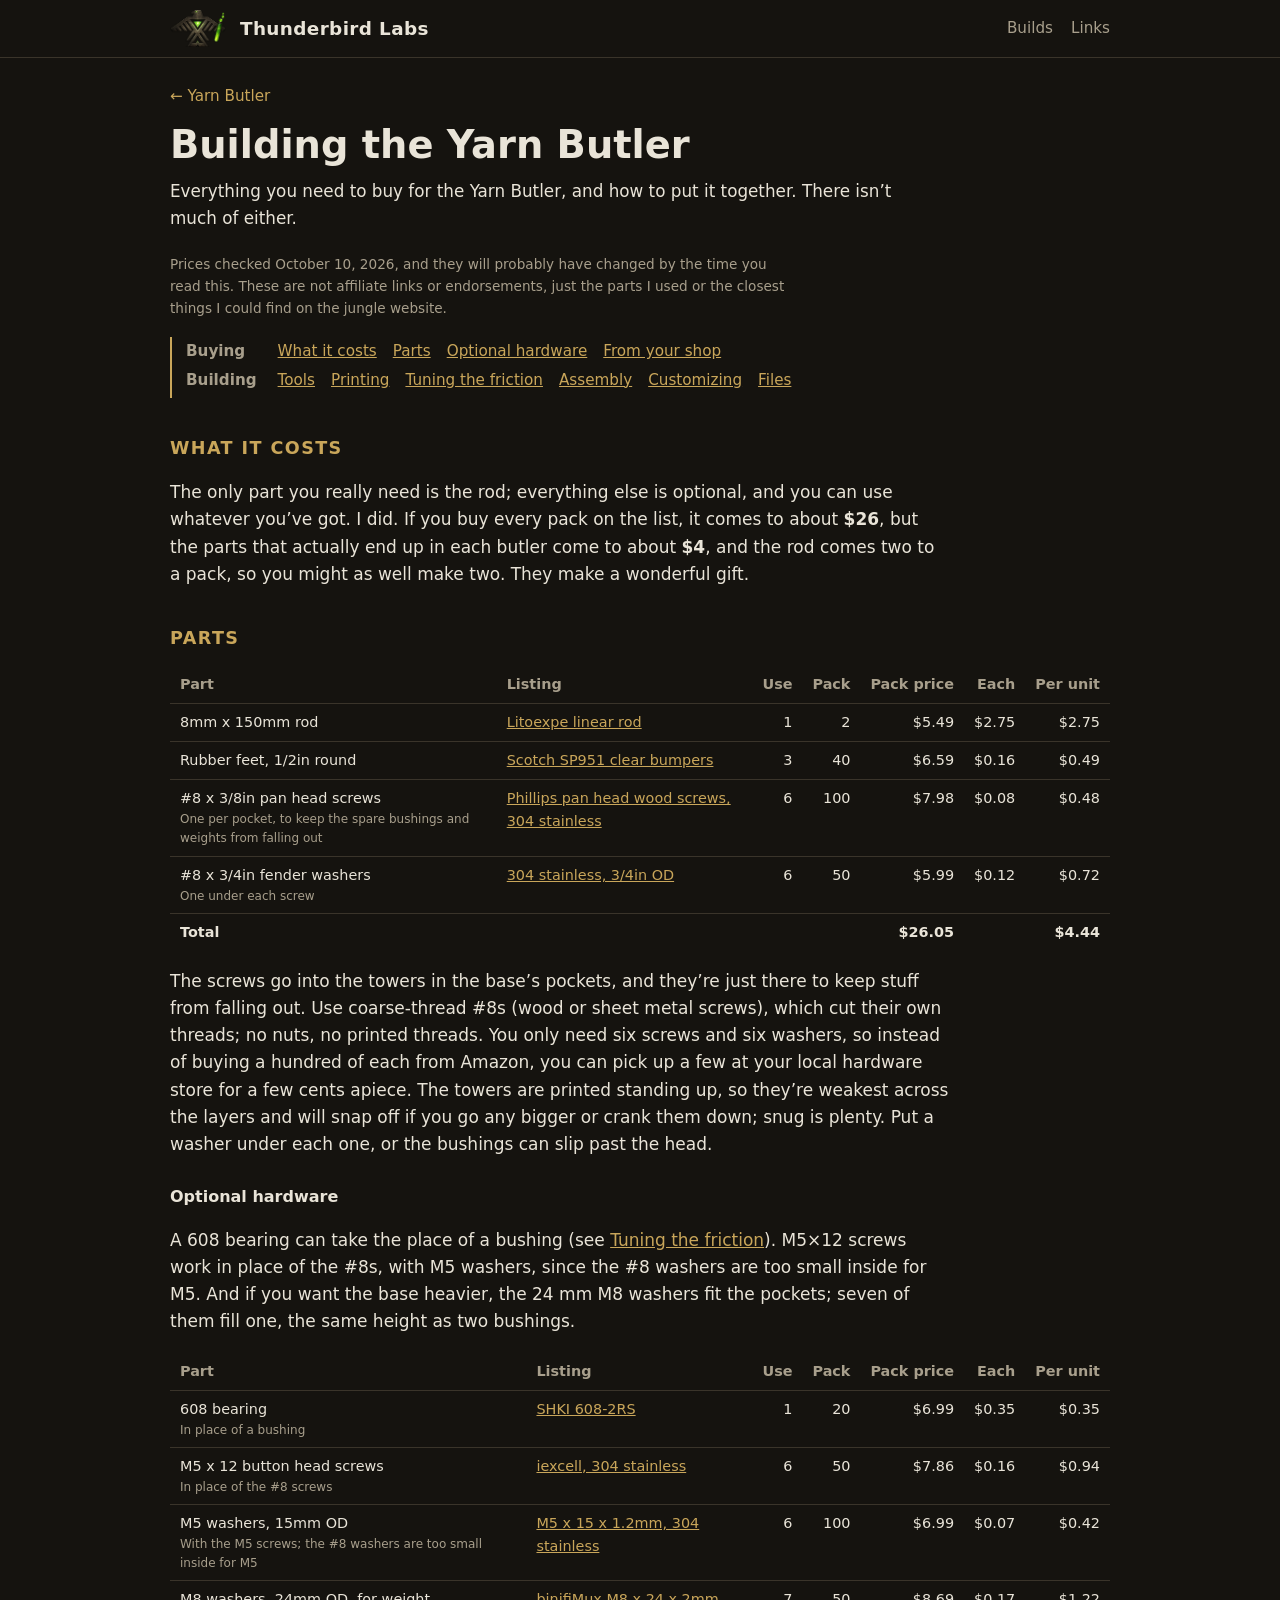
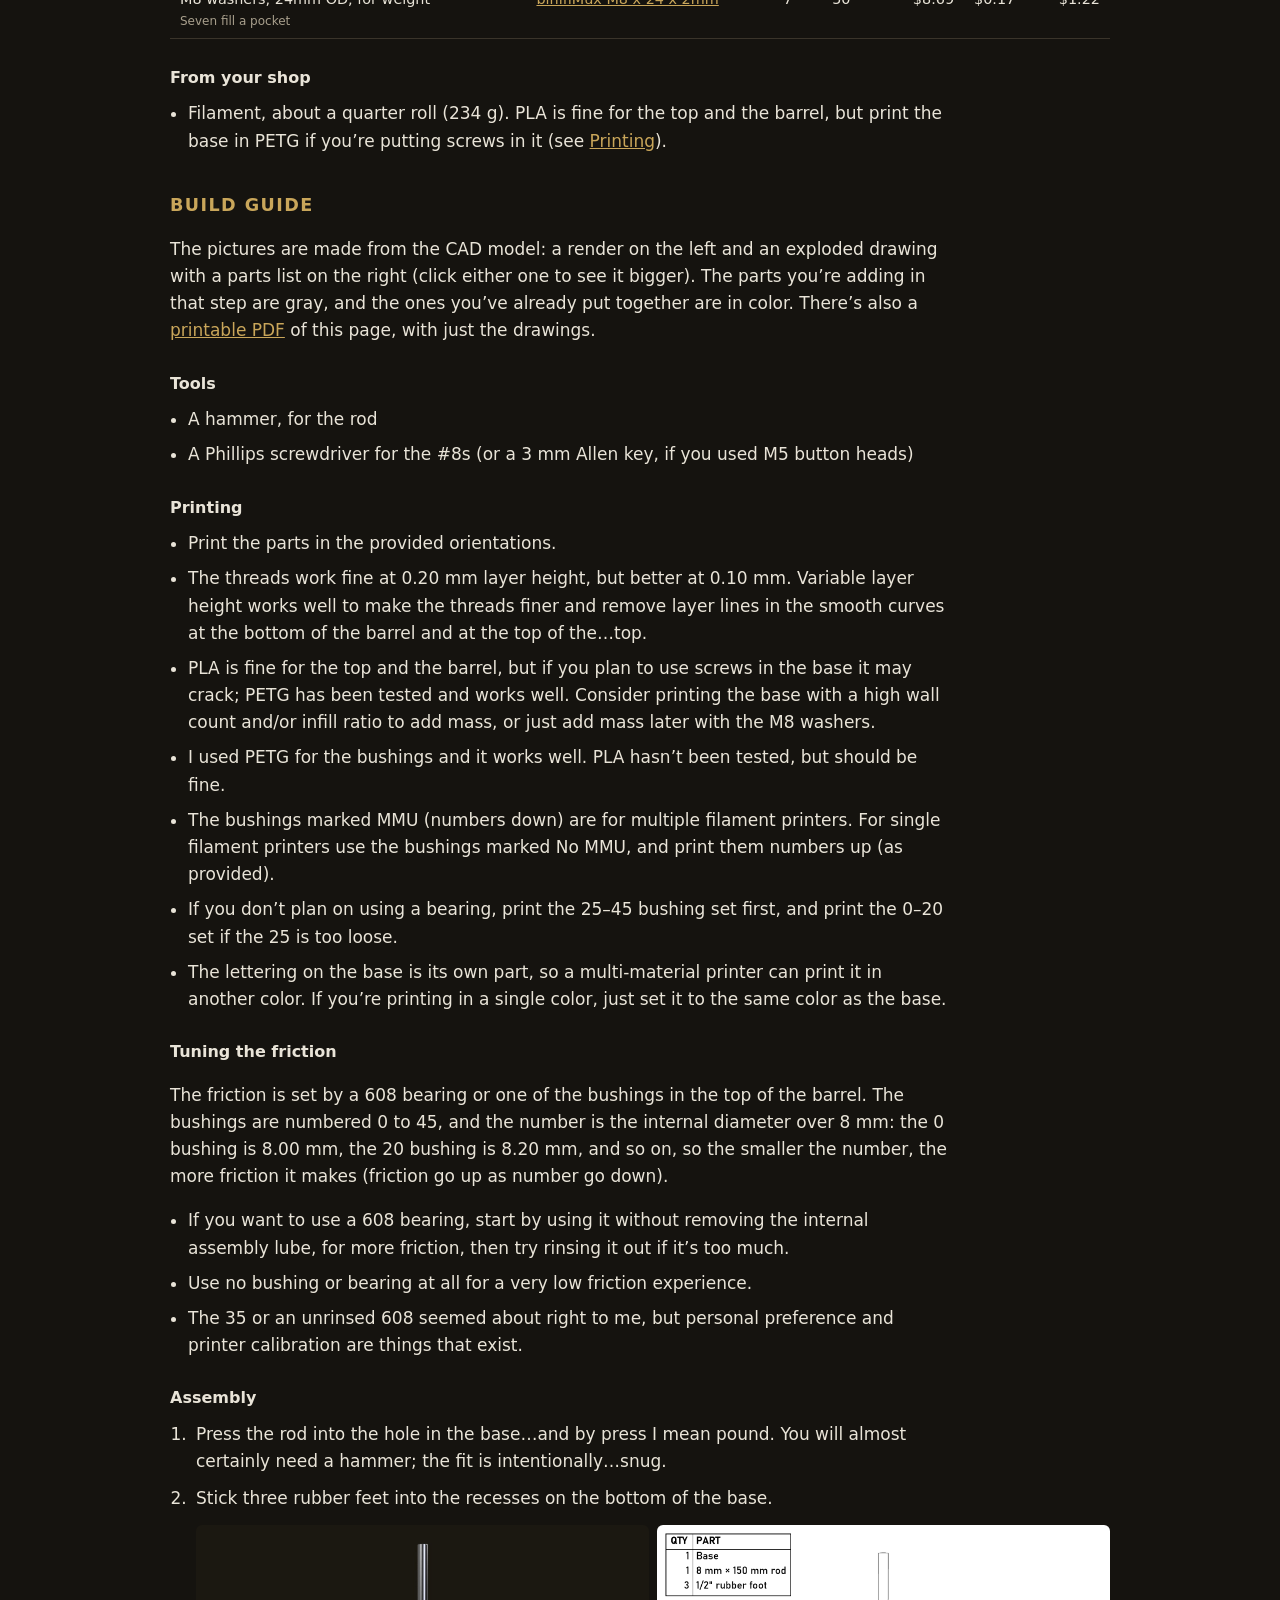
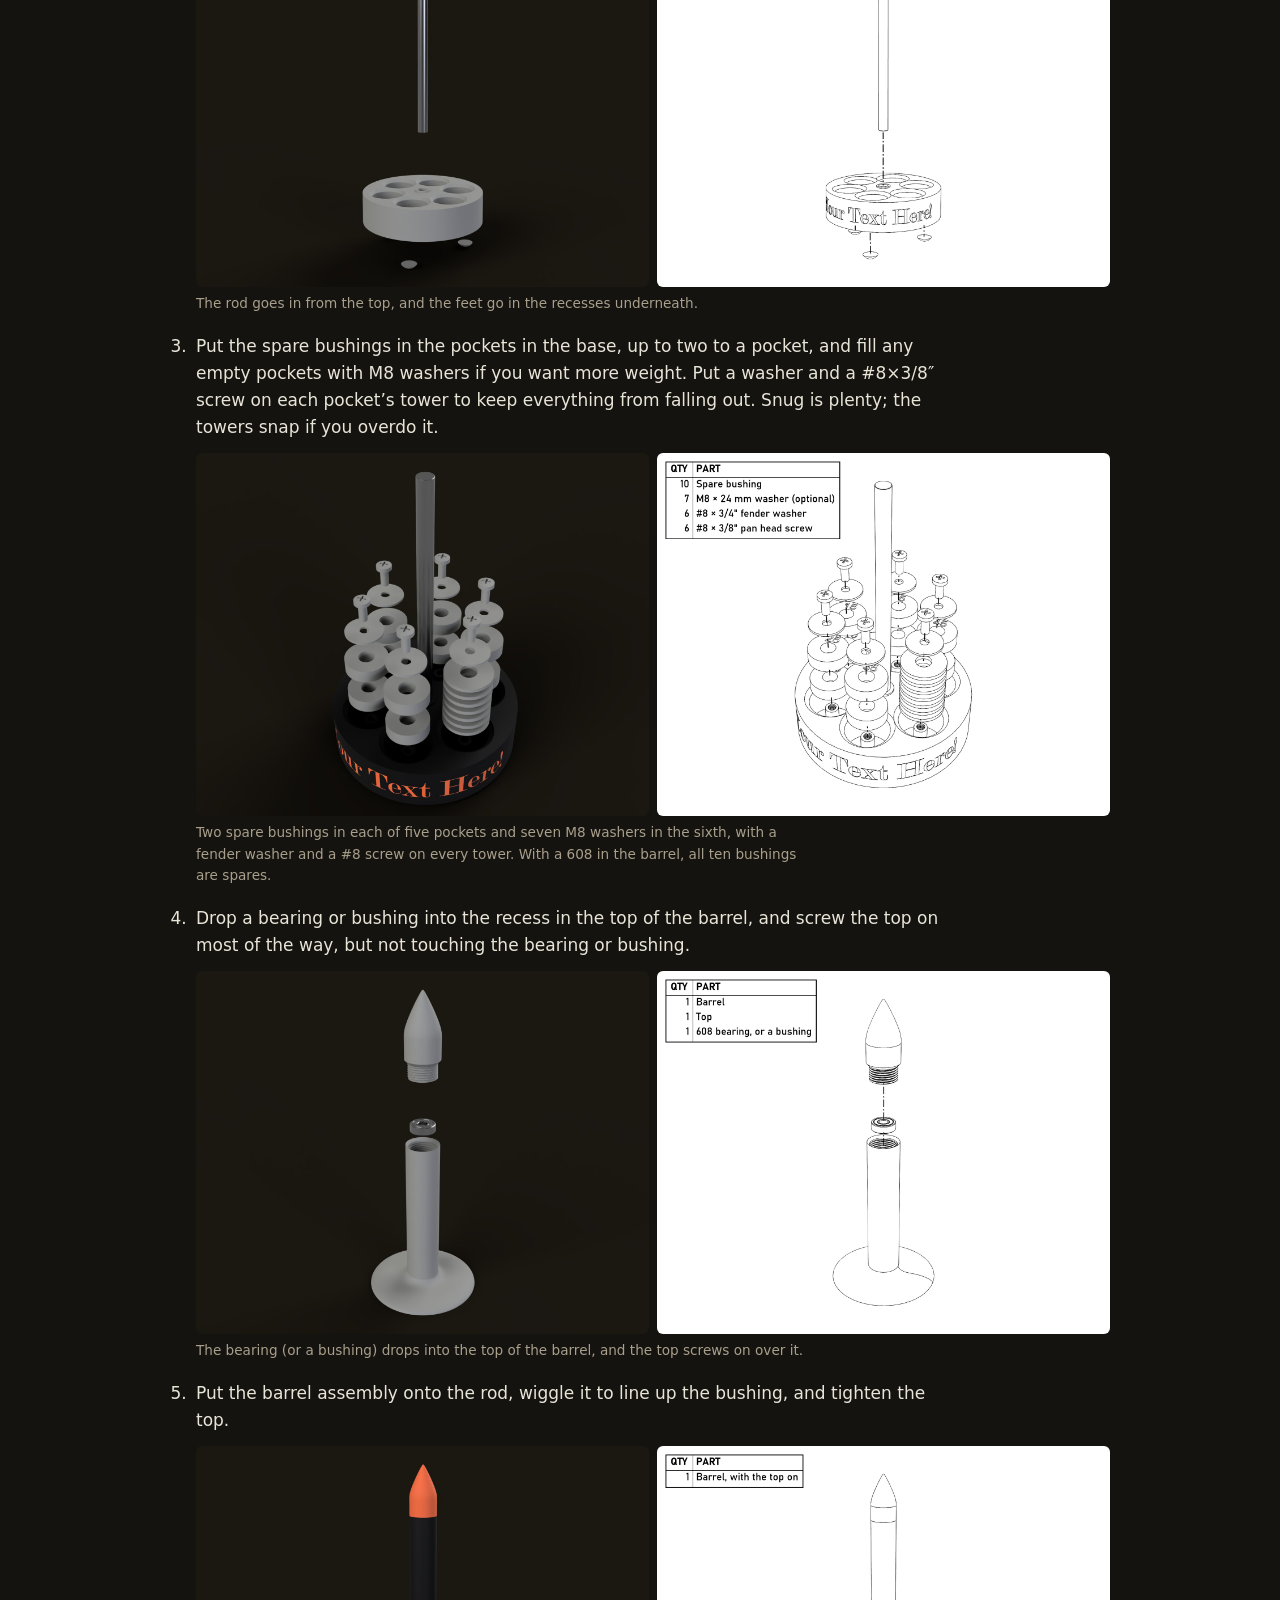
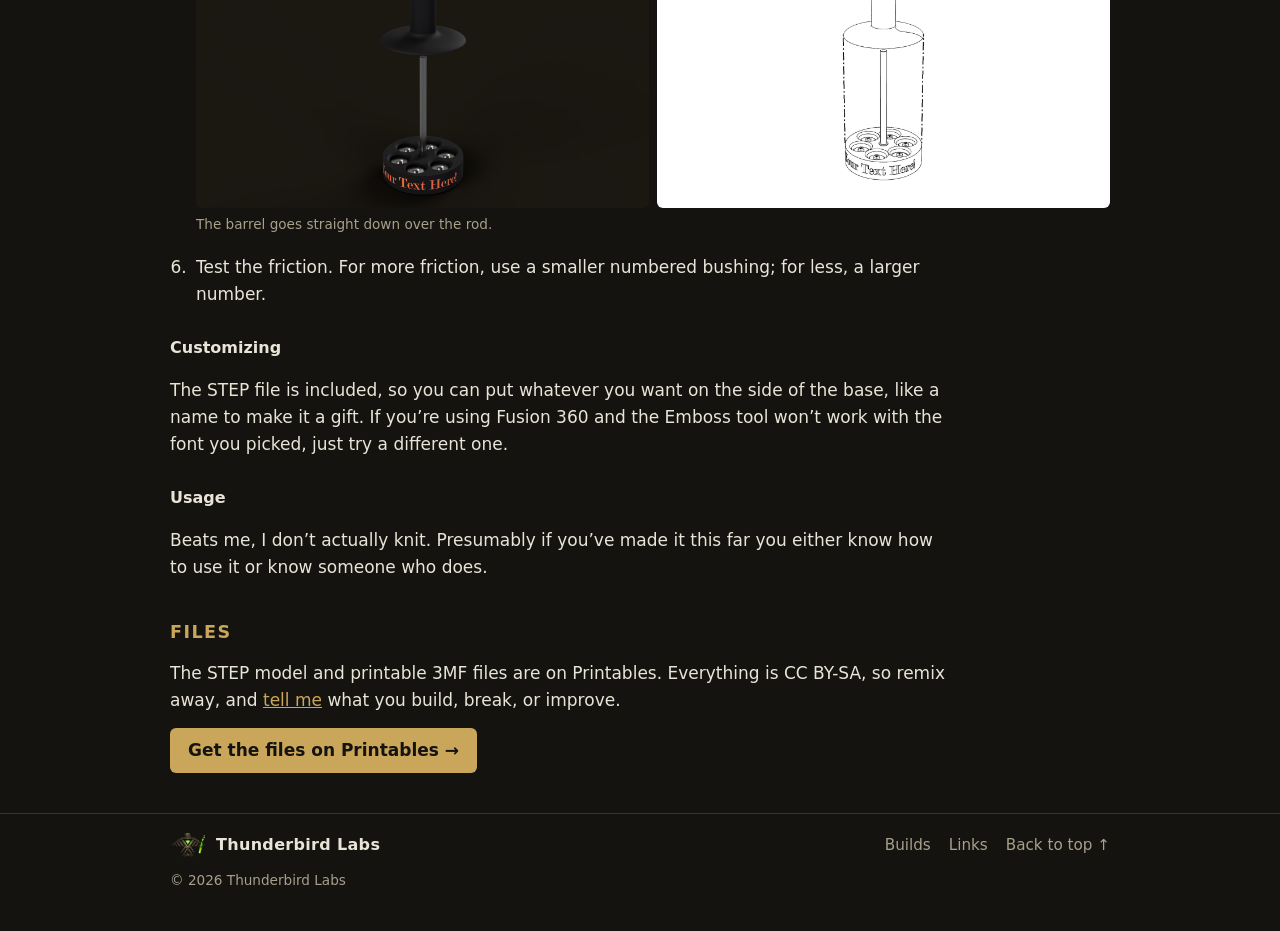
<file: yarn-butler-build.html>
<!doctype html>
<html lang="en">
<head>
<meta charset="utf-8">
<meta name="viewport" content="width=device-width, initial-scale=1">
<title>Building the Yarn Butler – Thunderbird Labs</title>
<meta name="description" content="Parts list with current prices and build guide for the Yarn Butler.">
<meta property="og:title" content="Building the Yarn Butler – Thunderbird Labs">
<meta property="og:description" content="Parts list with current prices and build guide for the Yarn Butler.">
<meta property="og:image" content="https://thunderbirdlabs.com/images/yarn-butler-color-prusa.jpg">
<meta property="og:url" content="https://thunderbirdlabs.com/yarn-butler-build">
<link rel="icon" type="image/png" href="images/favicon.png">
<link rel="apple-touch-icon" href="images/apple-touch-icon.png">
<link rel="stylesheet" href="style.css">
</head>
<body>

<header>
  <div class="wrap">
    <a class="brand" href="index.html"><img src="images/logo.png" alt=""><span class="name">Thunderbird Labs</span></a>
    <nav>
      <a href="index.html#builds">Builds</a>
      <a href="index.html#links">Links</a>
    </nav>
  </div>
</header>

<main class="wrap project article">
  <a class="back" href="yarn-butler.html">&larr; Yarn Butler</a>

  <div class="project-head">
    <h1>Building the Yarn Butler</h1>
  </div>
  <p class="lede">Everything you need to buy for the Yarn Butler, and how to put it together. There isn&rsquo;t much of either.</p>
  <p class="caption">Prices checked October 10, 2026, and they will probably have changed by the time you read this. These are not affiliate links or endorsements, just the parts I used or the closest things I could find on the jungle website.</p>
  <nav class="toc" aria-label="On this page">
    <p><b>Buying</b><span><a href="#costs">What it costs</a> <a href="#parts">Parts</a> <a href="#optional">Optional hardware</a> <a href="#shop">From your shop</a></span></p>
    <p><b>Building</b><span><a href="#tools">Tools</a> <a href="#printing">Printing</a> <a href="#friction">Tuning the friction</a> <a href="#assembly">Assembly</a> <a href="#customizing">Customizing</a> <a href="#files">Files</a></span></p>
  </nav>

  <h2 id="costs">What it costs</h2>
  <p>The only part you really need is the rod; everything else is optional, and you can use whatever you&rsquo;ve got. I did. If you buy every pack on the list, it comes to about <b>$26</b>, but the parts that actually end up in each butler come to about <b>$4</b>, and the rod comes two to a pack, so you might as well make two. They make a wonderful gift.</p>

  <h2 id="parts">Parts</h2>
<!--BOM:Butler-->
  <div class="table-scroll">
  <table class="bom">
    <thead><tr><th>Part</th><th>Listing</th><th class="num">Use</th><th class="num">Pack</th><th class="num">Pack price</th><th class="num">Each</th><th class="num">Per unit</th></tr></thead>
    <tbody>
      <tr><td>8mm x 150mm rod</td><td><a href="https://www.amazon.com/dp/B0BNL57QGL">Litoexpe linear rod</a></td><td class="num">1</td><td class="num">2</td><td class="num">$5.49</td><td class="num">$2.75</td><td class="num">$2.75</td></tr>
      <tr><td>Rubber feet, 1/2in round</td><td><a href="https://www.amazon.com/dp/B01N74P0QB">Scotch SP951 clear bumpers</a></td><td class="num">3</td><td class="num">40</td><td class="num">$6.59</td><td class="num">$0.16</td><td class="num">$0.49</td></tr>
      <tr><td>#8 x 3/8in pan head screws<small>One per pocket, to keep the spare bushings and weights from falling out</small></td><td><a href="https://www.amazon.com/dp/B0CTLWJ997">Phillips pan head wood screws, 304 stainless</a></td><td class="num">6</td><td class="num">100</td><td class="num">$7.98</td><td class="num">$0.08</td><td class="num">$0.48</td></tr>
      <tr><td>#8 x 3/4in fender washers<small>One under each screw</small></td><td><a href="https://www.amazon.com/dp/B0FHPP97NZ">304 stainless, 3/4in OD</a></td><td class="num">6</td><td class="num">50</td><td class="num">$5.99</td><td class="num">$0.12</td><td class="num">$0.72</td></tr>
    </tbody>
    <tfoot><tr><td colspan="4">Total</td><td class="num">$26.05</td><td></td><td class="num">$4.44</td></tr></tfoot>
  </table>
  </div>
<!--/BOM:Butler-->
  <p>The screws go into the towers in the base&rsquo;s pockets, and they&rsquo;re just there to keep stuff from falling out. Use coarse-thread #8s (wood or sheet metal screws), which cut their own threads; no nuts, no printed threads. You only need six screws and six washers, so instead of buying a hundred of each from Amazon, you can pick up a few at your local hardware store for a few cents apiece. The towers are printed standing up, so they&rsquo;re weakest across the layers and will snap off if you go any bigger or crank them down; snug is plenty. Put a washer under each one, or the bushings can slip past the head.</p>

  <h3 id="optional">Optional hardware</h3>
  <p>A 608 bearing can take the place of a bushing (see <a href="#friction">Tuning the friction</a>). M5&times;12 screws work in place of the #8s, with M5 washers, since the #8 washers are too small inside for M5. And if you want the base heavier, the 24&nbsp;mm M8 washers fit the pockets; seven of them fill one, the same height as two bushings.</p>
<!--BOM:Optional-->
  <div class="table-scroll">
  <table class="bom">
    <thead><tr><th>Part</th><th>Listing</th><th class="num">Use</th><th class="num">Pack</th><th class="num">Pack price</th><th class="num">Each</th><th class="num">Per unit</th></tr></thead>
    <tbody>
      <tr><td>608 bearing<small>In place of a bushing</small></td><td><a href="https://www.amazon.com/dp/B09PKD8QZZ">SHKI 608-2RS</a></td><td class="num">1</td><td class="num">20</td><td class="num">$6.99</td><td class="num">$0.35</td><td class="num">$0.35</td></tr>
      <tr><td>M5 x 12 button head screws<small>In place of the #8 screws</small></td><td><a href="https://www.amazon.com/dp/B0B5LVZMSS">iexcell, 304 stainless</a></td><td class="num">6</td><td class="num">50</td><td class="num">$7.86</td><td class="num">$0.16</td><td class="num">$0.94</td></tr>
      <tr><td>M5 washers, 15mm OD<small>With the M5 screws; the #8 washers are too small inside for M5</small></td><td><a href="https://www.amazon.com/dp/B097MR367X">M5 x 15 x 1.2mm, 304 stainless</a></td><td class="num">6</td><td class="num">100</td><td class="num">$6.99</td><td class="num">$0.07</td><td class="num">$0.42</td></tr>
      <tr><td>M8 washers, 24mm OD, for weight<small>Seven fill a pocket</small></td><td><a href="https://www.amazon.com/dp/B0B77F7ST7">binifiMux M8 x 24 x 2mm</a></td><td class="num">7</td><td class="num">50</td><td class="num">$8.69</td><td class="num">$0.17</td><td class="num">$1.22</td></tr>
    </tbody>
  </table>
  </div>
<!--/BOM:Optional-->

  <h3 id="shop">From your shop</h3>
  <ul class="notes">
    <li>Filament, about a quarter roll (234&nbsp;g). PLA is fine for the top and the barrel, but print the base in PETG if you&rsquo;re putting screws in it (see <a href="#printing">Printing</a>).</li>
  </ul>

  <h2>Build guide</h2>
  <p class="print-only">The drawings are made from the CAD model. Each one shows the parts that step adds, pulled apart along the way they go together, with a parts list. The latest version of this guide, with color renders, is at thunderbirdlabs.com/yarn-butler-build.html, and the files are on Printables (printables.com/model/1492586).</p>
  <p class="screen-only">The pictures are made from the CAD model: a render on the left and an exploded drawing with a parts list on the right (click either one to see it bigger). The parts you&rsquo;re adding in that step are gray, and the ones you&rsquo;ve already put together are in color. There&rsquo;s also a <a href="yarn-butler-build.pdf">printable PDF</a> of this page, with just the drawings.</p>

  <h3 id="tools">Tools</h3>
  <ul class="notes">
    <li>A hammer, for the rod</li>
    <li>A Phillips screwdriver for the #8s (or a 3&nbsp;mm Allen key, if you used M5 button heads)</li>
  </ul>

  <h3 id="printing">Printing</h3>
  <ul class="notes">
    <li>Print the parts in the provided orientations.</li>
    <li>The threads work fine at 0.20&nbsp;mm layer height, but better at 0.10&nbsp;mm. Variable layer height works well to make the threads finer and remove layer lines in the smooth curves at the bottom of the barrel and at the top of the&hellip;top.</li>
    <li>PLA is fine for the top and the barrel, but if you plan to use screws in the base it may crack; PETG has been tested and works well. Consider printing the base with a high wall count and/or infill ratio to add mass, or just add mass later with the M8 washers.</li>
    <li>I used PETG for the bushings and it works well. PLA hasn&rsquo;t been tested, but should be fine.</li>
    <li>The bushings marked MMU (numbers down) are for multiple filament printers. For single filament printers use the bushings marked No MMU, and print them numbers up (as provided).</li>
    <li>If you don&rsquo;t plan on using a bearing, print the 25&ndash;45 bushing set first, and print the 0&ndash;20 set if the 25 is too loose.</li>
    <li>The lettering on the base is its own part, so a multi-material printer can print it in another color. If you&rsquo;re printing in a single color, just set it to the same color as the base.</li>
  </ul>

  <h3 id="friction">Tuning the friction</h3>
  <p>The friction is set by a 608 bearing or one of the bushings in the top of the barrel. The bushings are numbered 0 to 45, and the number is the internal diameter over 8&nbsp;mm: the 0 bushing is 8.00&nbsp;mm, the 20 bushing is 8.20&nbsp;mm, and so on, so the smaller the number, the more friction it makes (friction go up as number go down).</p>
  <ul class="notes">
    <li>If you want to use a 608 bearing, start by using it without removing the internal assembly lube, for more friction, then try rinsing it out if it&rsquo;s too much.</li>
    <li>Use no bushing or bearing at all for a very low friction experience.</li>
    <li>The 35 or an unrinsed 608 seemed about right to me, but personal preference and printer calibration are things that exist.</li>
  </ul>

  <h3 id="assembly">Assembly</h3>
  <ol class="steps">
    <li>Press the rod into the hole in the base&hellip;and by press I mean pound. You will almost certainly need a hammer; the fit is intentionally&hellip;snug.</li>
    <li>Stick three rubber feet into the recesses on the bottom of the base.
      <figure class="step-fig">
        <div class="pair">
          <img src="images/guide/yarn-butler-step01-rod-feet.jpg" alt="Render of the base with the rod pulled up out of its hole and the three rubber feet pulled down from the bottom" loading="lazy">
          <img class="drawing" src="images/guide/yarn-butler-step01-rod-feet-drawing.png" alt="Exploded drawing of that step with its parts list" loading="lazy">
        </div>
        <p class="caption">The rod goes in from the top, and the feet go in the recesses underneath.</p>
      </figure>
    </li>
    <li>Put the spare bushings in the pockets in the base, up to two to a pocket, and fill any empty pockets with M8 washers if you want more weight. Put a washer and a #8&times;3/8&Prime; screw on each pocket&rsquo;s tower to keep everything from falling out. Snug is plenty; the towers snap if you overdo it.
      <figure class="step-fig">
        <div class="pair">
          <img src="images/guide/yarn-butler-step02-pockets.jpg" alt="Render of the base with a stack pulled up out of each pocket: two spare bushings in five of them and seven M8 washers in the sixth, each topped with a fender washer and a pan head screw" loading="lazy">
          <img class="drawing" src="images/guide/yarn-butler-step02-pockets-drawing.png" alt="Exploded drawing of that step with its parts list" loading="lazy">
        </div>
        <p class="caption">Two spare bushings in each of five pockets and seven M8 washers in the sixth, with a fender washer and a #8 screw on every tower. With a 608 in the barrel, all ten bushings are spares.</p>
      </figure>
    </li>
    <li>Drop a bearing or bushing into the recess in the top of the barrel, and screw the top on most of the way, but not touching the bearing or bushing.
      <figure class="step-fig">
        <div class="pair">
          <img src="images/guide/yarn-butler-step03-top.jpg" alt="Render of the barrel with a 608 bearing and the top pulled up above it" loading="lazy">
          <img class="drawing" src="images/guide/yarn-butler-step03-top-drawing.png" alt="Exploded drawing of that step with its parts list" loading="lazy">
        </div>
        <p class="caption">The bearing (or a bushing) drops into the top of the barrel, and the top screws on over it.</p>
      </figure>
    </li>
    <li>Put the barrel assembly onto the rod, wiggle it to line up the bushing, and tighten the top.
      <figure class="step-fig">
        <div class="pair">
          <img src="images/guide/yarn-butler-step04-barrel-on.jpg" alt="Render of the finished barrel lifted straight up above the rod and the base" loading="lazy">
          <img class="drawing" src="images/guide/yarn-butler-step04-barrel-on-drawing.png" alt="Exploded drawing of that step with its parts list" loading="lazy">
        </div>
        <p class="caption">The barrel goes straight down over the rod.</p>
      </figure>
    </li>
    <li>Test the friction. For more friction, use a smaller numbered bushing; for less, a larger number.</li>
  </ol>

  <h3 id="customizing">Customizing</h3>
  <p>The STEP file is included, so you can put whatever you want on the side of the base, like a name to make it a gift. If you&rsquo;re using Fusion 360 and the Emboss tool won&rsquo;t work with the font you picked, just try a different one.</p>

  <h3>Usage</h3>
  <p>Beats me, I don&rsquo;t actually knit. Presumably if you&rsquo;ve made it this far you either know how to use it or know someone who does.</p>

  <h2 id="files" class="screen-only">Files</h2>
  <div class="files screen-only">
    <p>The STEP model and printable 3MF files are on Printables. Everything is CC BY-SA, so remix away, and <a href="mailto:thunderbirdlabs@gmail.com?subject=Yarn%20Butler">tell me</a> what you build, break, or improve.</p>
    <a class="button" href="https://www.printables.com/model/1492586-yarn-butler">Get the files on Printables &rarr;</a>
  </div>
</main>

<footer>
  <div class="wrap">
    <a class="brand" href="index.html"><img src="images/logo.png" alt=""><span class="name">Thunderbird Labs</span></a>
    <nav>
      <a href="index.html#builds">Builds</a>
      <a href="index.html#links">Links</a>
      <a href="#top">Back to top &uarr;</a>
    </nav>
    <p class="copy">&copy; 2026 Thunderbird Labs</p>
  </div>
</footer>

<script src="lightbox.js"></script>
</body>
</html>
</file>
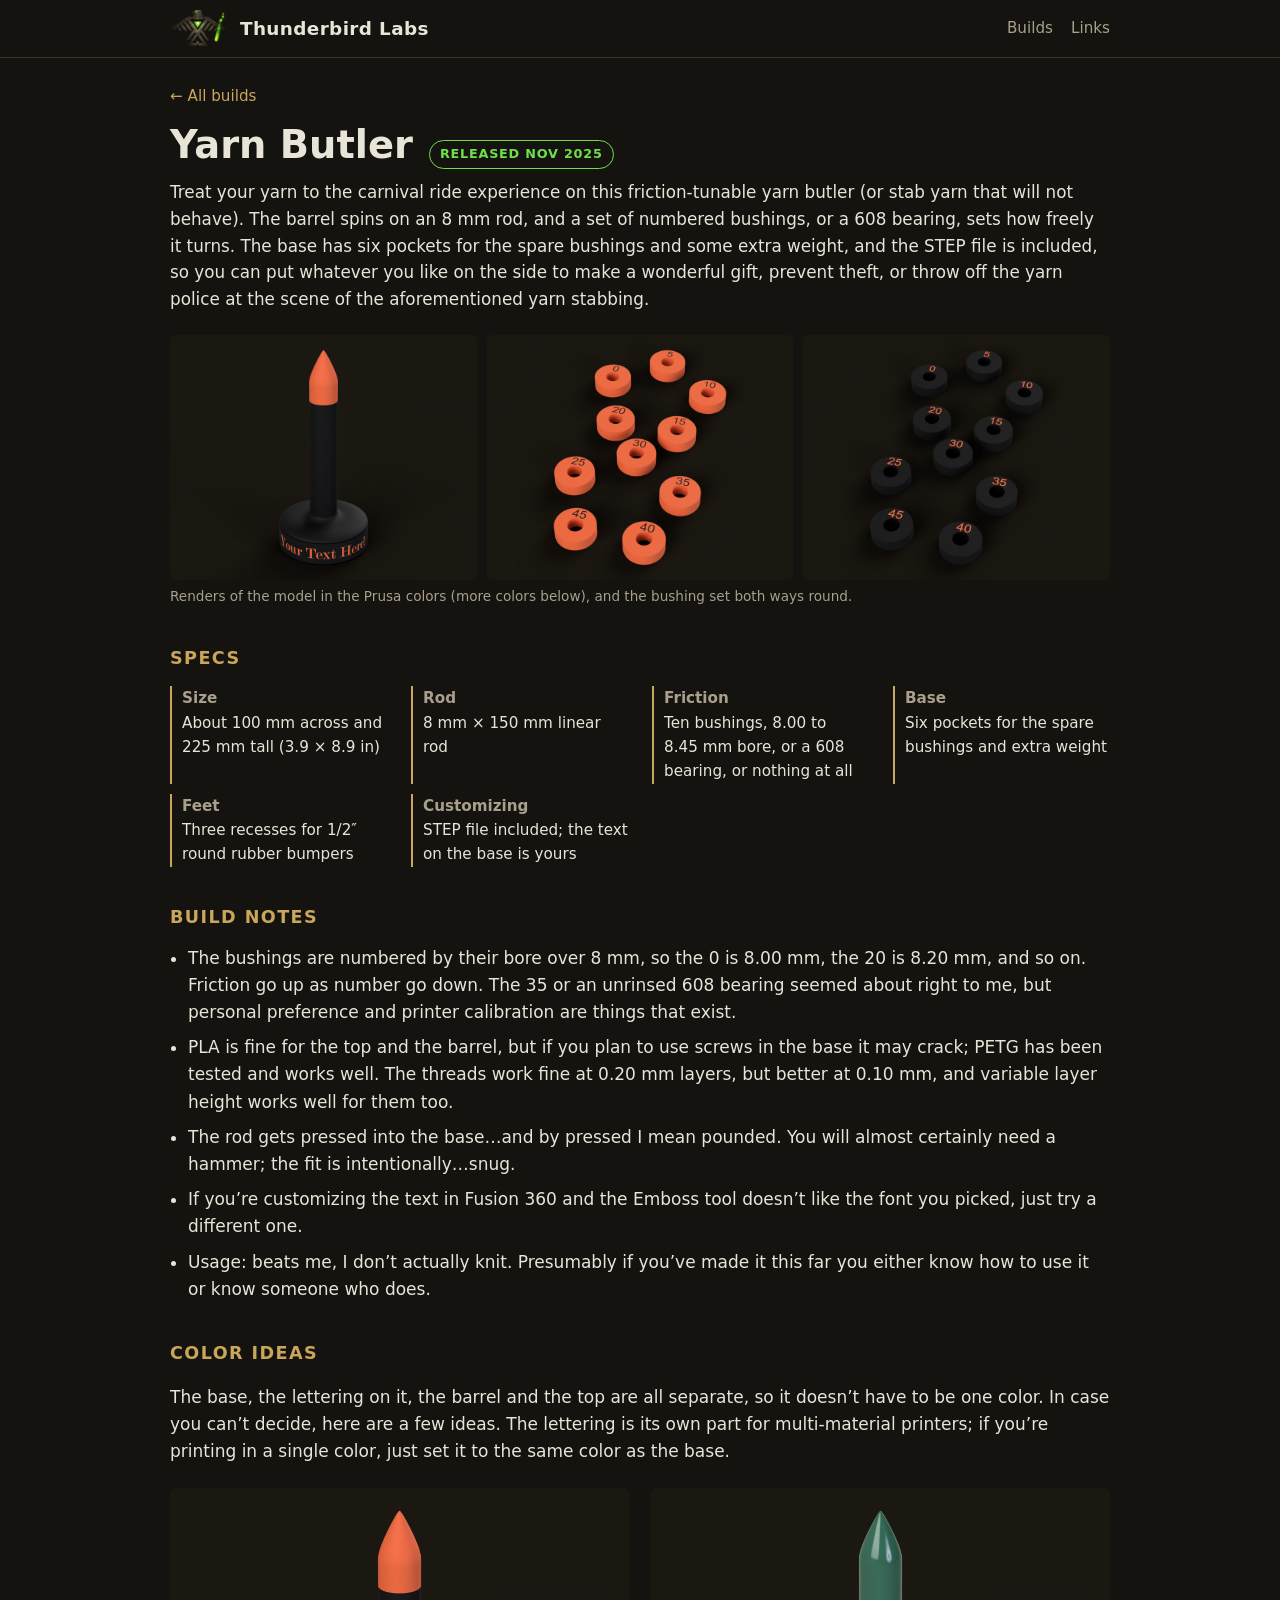
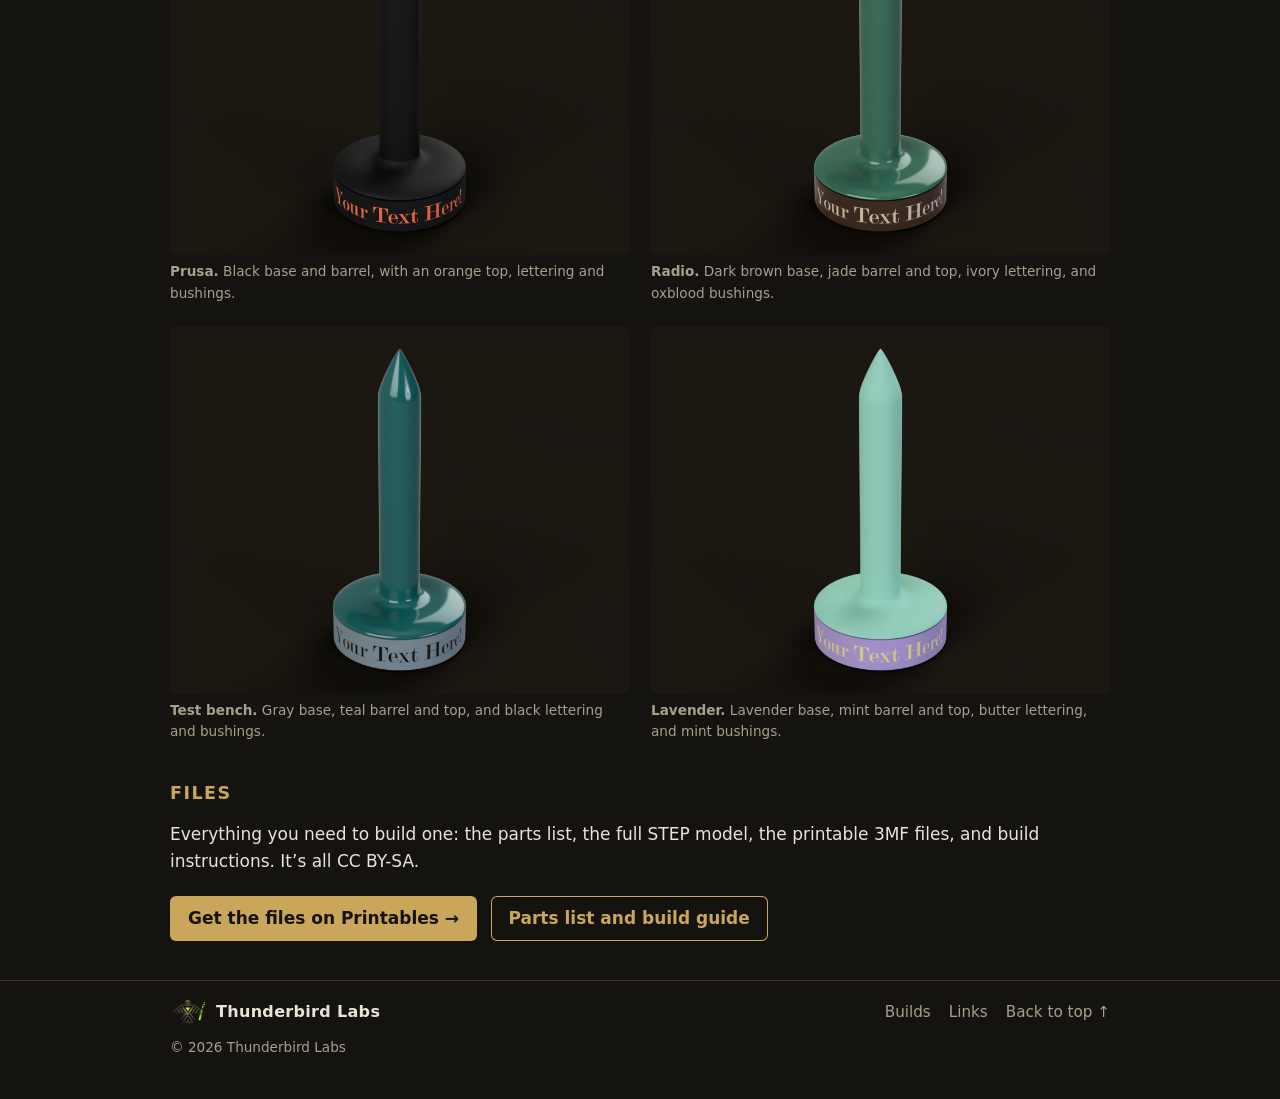
<file: yarn-butler.html>
<!doctype html>
<html lang="en">
<head>
<meta charset="utf-8">
<meta name="viewport" content="width=device-width, initial-scale=1">
<title>Yarn Butler – Thunderbird Labs</title>
<meta name="description" content="A free, open source yarn butler with a 3D-printed barrel that spins on an 8 mm rod, and a set of numbered bushings to tune how freely it turns.">
<meta property="og:title" content="Yarn Butler – Thunderbird Labs">
<meta property="og:description" content="A free, open source yarn butler with a 3D-printed barrel that spins on an 8 mm rod, and a set of numbered bushings to tune how freely it turns.">
<meta property="og:image" content="https://thunderbirdlabs.com/images/yarn-butler-color-prusa.jpg">
<meta property="og:url" content="https://thunderbirdlabs.com/yarn-butler">
<link rel="icon" type="image/png" href="images/favicon.png">
<link rel="apple-touch-icon" href="images/apple-touch-icon.png">
<link rel="stylesheet" href="style.css">
</head>
<body>

<header>
  <div class="wrap">
    <a class="brand" href="index.html"><img src="images/logo.png" alt=""><span class="name">Thunderbird Labs</span></a>
    <nav>
      <a href="index.html#builds">Builds</a>
      <a href="index.html#links">Links</a>
    </nav>
  </div>
</header>

<main class="wrap project">
  <a class="back" href="index.html#builds">&larr; All builds</a>

  <div class="project-head">
    <h1>Yarn Butler</h1>
    <span class="status released">Released Nov 2025</span>
  </div>
  <p class="lede">Treat your yarn to the carnival ride experience on this friction-tunable yarn butler (or stab yarn that will not behave). The barrel spins on an 8&nbsp;mm rod, and a set of numbered bushings, or a 608 bearing, sets how freely it turns. The base has six pockets for the spare bushings and some extra weight, and the STEP file is included, so you can put whatever you like on the side to make a wonderful gift, prevent theft, or throw off the yarn police at the scene of the aforementioned yarn stabbing.</p>

  <div class="gallery">
    <img src="images/yarn-butler-color-prusa.jpg" alt="Yarn Butler with a black base and barrel, an orange top, and Your Text Here! in orange lettering around the base">
    <img src="images/yarn-butler-bushings.jpg" alt="The ten friction bushings, numbered 0 to 45, in orange with black numbers" loading="lazy">
    <img src="images/yarn-butler-bushings-reversed.jpg" alt="The same ten bushings in black with orange numbers" loading="lazy">
  </div>
  <p class="caption">Renders of the model in the Prusa colors (more colors below), and the bushing set both ways round.</p>

  <h2>Specs</h2>
  <ul class="specs">
    <li><b>Size</b><br>About 100&nbsp;mm across and 225&nbsp;mm tall (3.9&nbsp;&times;&nbsp;8.9&nbsp;in)</li>
    <li><b>Rod</b><br>8&nbsp;mm &times; 150&nbsp;mm linear rod</li>
    <li><b>Friction</b><br>Ten bushings, 8.00 to 8.45&nbsp;mm bore, or a 608 bearing, or nothing at all</li>
    <li><b>Base</b><br>Six pockets for the spare bushings and extra weight</li>
    <li><b>Feet</b><br>Three recesses for 1/2&Prime; round rubber bumpers</li>
    <li><b>Customizing</b><br>STEP file included; the text on the base is yours</li>
  </ul>

  <h2>Build notes</h2>
  <ul class="notes">
    <li>The bushings are numbered by their bore over 8&nbsp;mm, so the 0 is 8.00&nbsp;mm, the 20 is 8.20&nbsp;mm, and so on. Friction go up as number go down. The 35 or an unrinsed 608 bearing seemed about right to me, but personal preference and printer calibration are things that exist.</li>
    <li>PLA is fine for the top and the barrel, but if you plan to use screws in the base it may crack; PETG has been tested and works well. The threads work fine at 0.20&nbsp;mm layers, but better at 0.10&nbsp;mm, and variable layer height works well for them too.</li>
    <li>The rod gets pressed into the base&hellip;and by pressed I mean pounded. You will almost certainly need a hammer; the fit is intentionally&hellip;snug.</li>
    <li>If you&rsquo;re customizing the text in Fusion 360 and the Emboss tool doesn&rsquo;t like the font you picked, just try a different one.</li>
    <li>Usage: beats me, I don&rsquo;t actually knit. Presumably if you&rsquo;ve made it this far you either know how to use it or know someone who does.</li>
  </ul>

  <h2>Color ideas</h2>
  <p>The base, the lettering on it, the barrel and the top are all separate, so it doesn&rsquo;t have to be one color. In case you can&rsquo;t decide, here are a few ideas. The lettering is its own part for multi-material printers; if you&rsquo;re printing in a single color, just set it to the same color as the base.</p>
  <div class="colors singles">
    <figure><img src="images/yarn-butler-color-prusa.jpg" alt="Yarn Butler with a black base and barrel, an orange top and orange lettering" loading="lazy"><p class="caption"><b>Prusa.</b> Black base and barrel, with an orange top, lettering and bushings.</p></figure>
    <figure><img src="images/yarn-butler-color-radio.jpg" alt="Yarn Butler with a dark brown base, a jade barrel and top, and ivory lettering" loading="lazy"><p class="caption"><b>Radio.</b> Dark brown base, jade barrel and top, ivory lettering, and oxblood bushings.</p></figure>
    <figure><img src="images/yarn-butler-color-testbench.jpg" alt="Yarn Butler with a gray base, a teal barrel and top, and black lettering" loading="lazy"><p class="caption"><b>Test bench.</b> Gray base, teal barrel and top, and black lettering and bushings.</p></figure>
    <figure><img src="images/yarn-butler-color-lavender.jpg" alt="Yarn Butler with a lavender base, a mint barrel and top, and butter yellow lettering" loading="lazy"><p class="caption"><b>Lavender.</b> Lavender base, mint barrel and top, butter lettering, and mint bushings.</p></figure>
  </div>

  <h2>Files</h2>
  <div class="files">
    <p>Everything you need to build one: the parts list, the full STEP model, the printable 3MF files, and build instructions. It&rsquo;s all CC BY-SA.</p>
    <a class="button" href="https://www.printables.com/model/1492586-yarn-butler">Get the files on Printables &rarr;</a>
    <a class="button secondary" href="yarn-butler-build.html">Parts list and build guide</a>
  </div>
</main>

<footer>
  <div class="wrap">
    <a class="brand" href="index.html"><img src="images/logo.png" alt=""><span class="name">Thunderbird Labs</span></a>
    <nav>
      <a href="index.html#builds">Builds</a>
      <a href="index.html#links">Links</a>
      <a href="#top">Back to top &uarr;</a>
    </nav>
    <p class="copy">&copy; 2026 Thunderbird Labs</p>
  </div>
</footer>

<script src="lightbox.js"></script>
</body>
</html>
</file>
<file: style.css>
:root {
  --bg: #15130f;
  --panel: #1f1c17;
  --line: #3a342a;
  --text: #e9e4d8;
  --muted: #a89f8c;
  --brass: #c9a65a;
  --green: #6ee04a;
  --todo: #ff6b6b;
}
* { box-sizing: border-box; }
[hidden] { display: none !important; }
html { scroll-behavior: smooth; }
body {
  margin: 0;
  min-height: 100vh;
  display: flex;
  flex-direction: column;
  background: var(--bg);
  color: var(--text);
  font: 17px/1.6 system-ui, -apple-system, "Segoe UI", Roboto, Arial, sans-serif;
}
a { color: var(--brass); }
a:hover { color: var(--green); }
img { max-width: 100%; display: block; }
.wrap { width: 100%; max-width: 980px; margin: 0 auto; padding: 0 20px; }

/* Header */
header { border-bottom: 1px solid var(--line); }
header .wrap { display: flex; align-items: center; gap: 14px; padding-top: 10px; padding-bottom: 10px; }
header img { width: 56px; }
.brand { display: flex; align-items: center; gap: 14px; text-decoration: none; color: var(--text); }
.brand:hover { color: var(--green); }
.brand .name { font-weight: 700; font-size: 1.15rem; letter-spacing: .02em; }
header nav { margin-left: auto; display: flex; gap: 18px; font-size: .95rem; }
header nav a { text-decoration: none; color: var(--muted); }
header nav a:hover { color: var(--green); }

/* Banner */
/* Plaque and apparatus span about 25-77% of the image height, so the banner stays at 3:1 to fit both.
   It stops at the image's native 1600px; wider screens get the sides faded into the page. */
.banner { max-width: 1600px; margin: 0 auto; }
.banner img { width: 100%; aspect-ratio: 3 / 1; min-height: 180px; object-fit: cover; object-position: 50% 30%; }
@media (min-width: 1600px) {
  .banner img { mask-image: linear-gradient(to right, transparent, #000 10%, #000 90%, transparent); }
}

/* Intro */
.intro { padding-top: 32px; padding-bottom: 4px; }
.intro h1 { font-size: clamp(1.3rem, 3vw, 1.7rem); font-weight: 600; line-height: 1.3; margin: 0; }

/* Sections */
section { padding: 32px 0; }
h2 { font-size: 1.4rem; color: var(--brass); text-transform: uppercase; letter-spacing: .08em; margin: 0 0 20px; }

.status { font-size: .8rem; font-weight: 700; text-transform: uppercase; letter-spacing: .06em; padding: 3px 10px; border-radius: 99px; border: 1px solid; white-space: nowrap; }
.status.released { color: var(--green); border-color: var(--green); }
.status.progress { color: var(--brass); border-color: var(--brass); }

/* Home page: one linked entry per build */
.entry { display: grid; grid-template-columns: 220px 1fr; gap: 22px; align-items: center; background: var(--panel); border: 1px solid var(--line); border-radius: 10px; padding: 16px; margin-bottom: 16px; color: var(--text); text-decoration: none; }
.entry:hover { border-color: var(--green); color: var(--text); }
.entry img, .entry .no-photo { border-radius: 6px; aspect-ratio: 5 / 4; width: 100%; object-fit: cover; background: #fff; }
.entry .no-photo { display: grid; place-items: center; background: var(--bg); border: 1px solid var(--line); }
.entry .no-photo img { width: 50%; aspect-ratio: auto; background: none; opacity: .35; }
.entry h3 { margin: 0; font-size: 1.4rem; }
.entry p { margin: 6px 0 10px; }
.entry .more { color: var(--brass); font-weight: 700; font-size: .95rem; }
.entry:hover .more { color: var(--green); }
.entry-head { display: flex; flex-wrap: wrap; align-items: baseline; gap: 6px 14px; }

/* Project pages */
.project { padding-top: 24px; padding-bottom: 40px; }
.back { display: inline-block; margin-bottom: 14px; font-size: .95rem; text-decoration: none; }
.project-head { display: flex; flex-wrap: wrap; align-items: baseline; gap: 10px 16px; margin-bottom: 10px; }
.project-head h1 { margin: 0; font-size: clamp(1.8rem, 5vw, 2.4rem); line-height: 1.2; }
.project h2 { font-size: 1.1rem; margin: 36px 0 14px; }
.lede { margin: 0 0 22px; font-size: 1.05rem; }

.gallery { display: grid; grid-template-columns: repeat(auto-fit, minmax(200px, 1fr)); gap: 10px; margin: 0 0 6px; }
.gallery img { border-radius: 6px; aspect-ratio: 5 / 4; object-fit: cover; background: #fff; }
.caption { font-size: .85rem; color: var(--muted); margin: 0; }

.specs { display: grid; grid-template-columns: repeat(auto-fit, minmax(200px, 1fr)); gap: 10px 24px; padding: 0; margin: 0; list-style: none; font-size: .95rem; }
.specs li { border-left: 2px solid var(--brass); padding-left: 10px; }
.specs b { color: var(--muted); font-weight: 600; }

.notes { margin: 0; padding-left: 18px; }
.notes li { margin-bottom: 8px; }

.files p { margin: 0 0 14px; }
.button { display: inline-block; background: var(--brass); color: #15130f; font-weight: 700; text-decoration: none; padding: 9px 18px; border-radius: 6px; }
.button:hover { background: var(--green); color: #15130f; }
.button.secondary { background: none; color: var(--brass); box-shadow: inset 0 0 0 1px var(--brass); margin: 6px 0 0 8px; }
.button.secondary:hover { color: var(--green); box-shadow: inset 0 0 0 1px var(--green); }

/* Links */
.links { display: flex; flex-wrap: wrap; gap: 12px; }
.links a { border: 1px solid var(--line); background: var(--panel); border-radius: 8px; padding: 12px 18px; text-decoration: none; color: var(--text); }
.links a:hover { border-color: var(--green); }
.links small { display: block; color: var(--muted); }

/* Placeholder marker: anything with this class still needs real info before going live */
.todo { outline: 2px dashed var(--todo) !important; color: var(--todo) !important; }

footer { border-top: 1px solid var(--line); color: var(--muted); font-size: .85rem; padding: 18px 0 40px; margin-top: auto; }
footer .wrap { display: flex; flex-wrap: wrap; align-items: center; gap: 12px 18px; }
footer .brand { gap: 10px; }
footer .brand img { width: 36px; }
footer .brand .name { font-size: 1rem; }
footer nav { margin-left: auto; display: flex; flex-wrap: wrap; gap: 6px 18px; font-size: .95rem; }
footer nav a { text-decoration: none; color: var(--muted); }
footer nav a:hover { color: var(--green); }
footer .copy { flex-basis: 100%; margin: 0; }

@media (max-width: 560px) {
  body { font-size: 16px; }
  header nav { display: none; }
  footer nav { margin-left: 0; flex-basis: 100%; }
  .entry { grid-template-columns: 110px 1fr; gap: 14px; padding: 12px; align-items: start; }
  .entry h3 { font-size: 1.15rem; }
  .entry p { font-size: .95rem; }
}

/* Articles: long-form design notes */
.article p, .article .notes { max-width: 72ch; }
.article figure { margin: 22px 0; }
.article figure img { border-radius: 6px; background: #fff; }
.article .caption { margin-top: 6px; }
.project pre { max-width: 72ch; background: #0d0c0a; color: #e8e2d6; border: 1px solid var(--line); border-radius: 6px; padding: 10px 12px; overflow-x: auto; font-size: .8rem; line-height: 1.45; margin: 0 0 16px; }
.article-link { margin: -10px 0 22px; }

/* Parts tables */
.project h3 { font-size: 1rem; margin: 26px 0 10px; }
.table-scroll { overflow-x: auto; margin: 0 0 8px; }
.bom { width: 100%; border-collapse: collapse; font-size: .9rem; }
.bom th, .bom td { text-align: left; padding: 7px 10px; border-bottom: 1px solid var(--line); vertical-align: top; }
.bom th { color: var(--muted); font-weight: 600; white-space: nowrap; }
.bom .num { text-align: right; white-space: nowrap; }
.bom small { display: block; color: var(--muted); }
.bom tfoot td { font-weight: 700; border-bottom: 0; }

/* Build steps */
.steps { margin: 0; padding-left: 22px; max-width: 72ch; }
.steps > li { margin-bottom: 10px; padding-left: 4px; }
.steps ul { margin: 8px 0 0; padding-left: 18px; }
.steps ul li { margin-bottom: 6px; }

/* FEA progression and color ideas */
.fea, .colors { display: grid; grid-template-columns: repeat(auto-fit, minmax(180px, 1fr)); gap: 12px; margin: 22px 0 6px; }
.fea figure, .colors figure { margin: 0; }
.fea img, .colors img { width: 100%; border-radius: 6px; background: #fff; }
.fea .caption, .colors .caption { margin-top: 6px; }
.colors { grid-template-columns: 1fr; gap: 22px; }
.colors .pair { display: grid; grid-template-columns: 1fr 1fr; gap: 8px; }
.colors.singles { grid-template-columns: 1fr 1fr; }

/* Pedal setup */
.pedal .panel { background: var(--panel); border: 1px solid var(--line); border-radius: 10px; padding: 16px 18px; margin-bottom: 8px; }
.pedal .panel > p:first-child { margin-top: 0; }
.pedal button.button { border: 0; font: inherit; font-weight: 700; cursor: pointer; }
.pedal button.button.secondary { margin: 0; }
.pedal button.button:disabled { opacity: .4; cursor: default; }
.pedal button.button:disabled:hover { background: var(--brass); }
.pedal button.button.secondary:disabled:hover { background: none; color: var(--brass); box-shadow: inset 0 0 0 1px var(--brass); }
.notice { border-left: 3px solid var(--brass); background: var(--panel); padding: 10px 14px; border-radius: 0 6px 6px 0; font-size: .95rem; }
.panel .notice { background: var(--bg); margin: 0 0 12px; }
.connect-bar { display: flex; flex-wrap: wrap; align-items: center; gap: 10px 12px; margin: 0 0 18px; }
.conn { font-size: .9rem; color: var(--muted); }
.conn::before { content: ""; display: inline-block; width: 9px; height: 9px; border-radius: 50%; margin-right: 7px; background: var(--line); vertical-align: 1px; }
.conn.on::before { background: var(--green); }
.conn.wait::before { background: var(--brass); }
.readouts { display: flex; flex-wrap: wrap; gap: 8px 36px; margin-bottom: 12px; }
.readouts .label { display: block; font-size: .8rem; color: var(--muted); text-transform: uppercase; letter-spacing: .06em; }
.readouts .value { font-size: 1.9rem; font-weight: 700; font-variant-numeric: tabular-nums; line-height: 1.2; }
.readouts .value.small { font-size: 1.2rem; color: var(--muted); font-weight: 600; }
.chart-wrap { position: relative; }
#chart { width: 100%; height: auto; display: block; touch-action: pan-y; }
#chart .grid { stroke: var(--line); stroke-width: 1; }
#chart .axis-text { fill: var(--muted); font-size: 12px; }
#chart .band { fill: var(--bg); }
#chart .band-text { fill: var(--muted); font-size: 12px; }
#chart .curve { fill: none; stroke: var(--brass); stroke-width: 2.5; stroke-linejoin: round; stroke-linecap: round; }
#chart .curve.saved { stroke: var(--muted); stroke-width: 2; stroke-dasharray: 5 5; }
#chart .guide { stroke: var(--green); stroke-width: 1; stroke-dasharray: 2 3; }
#chart .dot { fill: var(--green); stroke: var(--panel); stroke-width: 2; }
#chart .hover-line { stroke: var(--muted); stroke-width: 1; }
#chart .hover-dot { fill: var(--panel); stroke: var(--text); stroke-width: 2; }
#chart.off .curve, #chart.off .band-text { opacity: .35; }
.tip { position: absolute; pointer-events: none; background: var(--bg); border: 1px solid var(--line); border-radius: 6px; padding: 4px 9px; font-size: .85rem; white-space: nowrap; transform: translate(-50%, -100%); margin-top: -10px; }
.legend { font-size: .85rem; color: var(--muted); margin: 6px 0 0; display: flex; flex-wrap: wrap; gap: 4px 18px; }
.legend > span { display: inline-flex; align-items: center; gap: 7px; white-space: nowrap; }
.legend .key { display: inline-block; width: 22px; height: 0; border-top: 2.5px solid var(--brass); }
.legend .key.saved { border-top: 2px dashed var(--muted); }
.legend .key.dot { width: 10px; height: 10px; border: 0; border-radius: 50%; background: var(--green); }
.demo-pedal { margin-top: 14px; padding-top: 12px; border-top: 1px solid var(--line); }
.demo-pedal label { display: block; font-size: .9rem; color: var(--muted); margin-bottom: 4px; }
.pedal input[type=range] { width: 100%; accent-color: var(--brass); }
.dz { display: grid; grid-template-columns: 52px 1fr 48px; align-items: center; gap: 2px 12px; margin-bottom: 14px; }
.dz label { font-weight: 700; }
.dz output { text-align: right; font-variant-numeric: tabular-nums; font-weight: 700; }
.dz .caption { grid-column: 2 / 4; }
.actions { display: flex; flex-wrap: wrap; align-items: center; gap: 10px 12px; margin-top: 6px; }
.msg { font-size: .9rem; color: var(--muted); }
.msg.ok { color: var(--green); }
.msg.err { color: var(--todo); }
.cal-bar { position: relative; height: 26px; background: var(--bg); border: 1px solid var(--line); border-radius: 6px; margin: 16px 0 6px; overflow: hidden; }
.cal-bar .seen { position: absolute; top: 0; bottom: 0; background: var(--brass); opacity: .45; }
.cal-bar .now { position: absolute; top: -1px; bottom: -1px; width: 3px; margin-left: -1px; background: var(--green); }
.console { margin-top: 36px; }
.console summary { cursor: pointer; color: var(--brass); font-weight: 700; }
.console summary:hover { color: var(--green); }
.console .caption { margin: 8px 0; display: block; }
.console pre { background: #0d0c0a; border: 1px solid var(--line); border-radius: 6px; padding: 10px 12px; height: 220px; overflow: auto; font-size: .8rem; line-height: 1.45; margin: 8px 0; white-space: pre-wrap; word-break: break-word; }
.console pre .out { color: var(--brass); }
.console pre .sys { color: var(--muted); font-style: italic; }
.send { display: flex; gap: 8px; }
.send input { flex: 1; min-width: 0; background: var(--bg); color: var(--text); border: 1px solid var(--line); border-radius: 6px; padding: 8px 10px; font: .9rem ui-monospace, Consolas, monospace; }
code { font-size: .9em; background: var(--panel); padding: 1px 5px; border-radius: 4px; }

/* Lightbox: click an image to see it full size (lightbox.js) */
.zoomable { cursor: zoom-in; }
.zoomable:focus-visible { outline: 2px solid var(--brass); outline-offset: 3px; }
body:has(.lightbox[open]) { overflow: hidden; }
.lightbox:focus { outline: none; }
.lightbox { border: 0; padding: 0; margin: 0; background: none; width: 100vw; height: 100vh; max-width: 100vw; max-height: 100vh; color: var(--text); }
.lightbox[open] { display: flex; flex-direction: column; align-items: center; justify-content: center; gap: 10px; }
.lightbox::backdrop { background: rgba(10, 9, 7, .97); }
.lightbox img { max-width: min(94vw, 1600px); max-height: calc(100vh - 110px); width: auto; height: auto; object-fit: contain; border-radius: 6px; background: #fff; cursor: zoom-out; }
.lightbox .caption { max-width: 72ch; padding: 0 64px; text-align: center; }
.lb-btn { position: fixed; display: grid; place-items: center; width: 44px; height: 44px; padding: 0 0 4px; border: 1px solid var(--line); border-radius: 50%; background: rgba(21, 19, 15, .8); color: var(--text); font: 30px/1 system-ui, sans-serif; cursor: pointer; }
.lb-btn:hover, .lb-btn:focus-visible { border-color: var(--green); color: var(--green); outline: none; }
.lb-close { top: 14px; right: 14px; }
.lb-prev, .lb-next { top: 50%; transform: translateY(-50%); }
.lb-prev { left: 14px; }
.lb-next { right: 14px; }
@media (max-width: 560px) {
  .lightbox .caption { padding: 0 16px; }
  .lb-prev, .lb-next { top: auto; bottom: 14px; transform: none; }
}

/* On-this-page links */
.toc { border-left: 2px solid var(--brass); padding: 2px 0 2px 14px; margin: 18px 0 8px; font-size: .95rem; }
.toc p { display: grid; grid-template-columns: 5.5em 1fr; gap: 0 8px; margin: 0 0 4px; }
.toc b { color: var(--muted); font-weight: 600; }
.toc span { display: flex; flex-wrap: wrap; gap: 2px 16px; }
@media (max-width: 560px) { .toc p { grid-template-columns: 1fr; } }

/* Printing: black on white, no site chrome, link addresses spelled out */
@media print {
  :root { --bg: #fff; --panel: #fff; --line: #bbb; --text: #000; --muted: #444; --brass: #000; --green: #000; }
  body { font-size: 11pt; line-height: 1.45; display: block; min-height: 0; }
  header, footer, .back, .button, .toc, .article-link, .connect-bar, .demo-pedal, .console, dialog { display: none !important; }
  a { color: #000; text-decoration: none; }
  main a[href^="http"]::after { content: " (" attr(href) ")"; font-size: 8.5pt; color: #444; word-break: break-all; }
  .bom a[href^="http"]::after { content: none; }
  .wrap { max-width: none; padding: 0; }
  .project { padding: 0; }
  .table-scroll { overflow: visible; }
  h2, h3 { break-after: avoid; }
  tr, figure, img, .steps > li, .notes > li { break-inside: avoid; }
  .gallery img, .fea img, .colors img, .article figure img { max-height: 9cm; width: auto; }
  .zoomable { outline: none !important; }
}

/* Build guide pictures: render and exploded drawing side by side, inside the step they go with */
.project { container-type: inline-size; }
.steps > li > .step-fig { width: min(914px, calc(100vw - 66px)); margin: 12px 0 18px; }
/* cqw is the page column without the scrollbar, which 100vw includes; 26px is the list indent */
@supports (width: 1cqw) { .steps > li > .step-fig { width: calc(100cqw - 26px); } }
.step-fig .pair { display: grid; grid-template-columns: 1fr 1fr; gap: 8px; }
.step-fig img { width: 100%; border-radius: 6px; }
.step-fig .drawing { background: #fff; }
.step-fig .caption { margin-top: 6px; max-width: 72ch; }
@media (max-width: 560px) { .step-fig .pair { grid-template-columns: 1fr; } }
/* Lemnos wiring diagram: a tall white SVG, full column width up to its own size */
.wiring-fig { margin: 12px 0 18px; }
.wiring-fig img { width: 100%; max-width: 760px; border-radius: 6px; background: #fff; }
@page { size: letter; margin: 16mm 15mm; }
.print-only { display: none; }
@media print {
  .steps > li > .step-fig { width: auto; margin: 6pt 0 4pt; }
  .step-fig .pair { display: block; }
  .step-fig img:not(.drawing) { display: none; }
  /* photos have no drawing to stand in for them, so they print, two to a row */
  .article .wiring-fig img { width: auto; max-width: 100%; max-height: 23cm; border-radius: 0; }
  .step-fig .pair:has(.photo) { display: flex; flex-wrap: wrap; gap: 3mm; }
  .step-fig img.photo { display: block; width: min(7.5cm, calc(50% - 1.5mm)); border-radius: 0; }
  .step-fig .drawing { width: 11.5cm; max-height: none; margin: 0; border-radius: 0; }
  p, li { orphans: 3; widows: 3; }
  .screen-only { display: none; }
  .print-only { display: block; }
}
</file>
